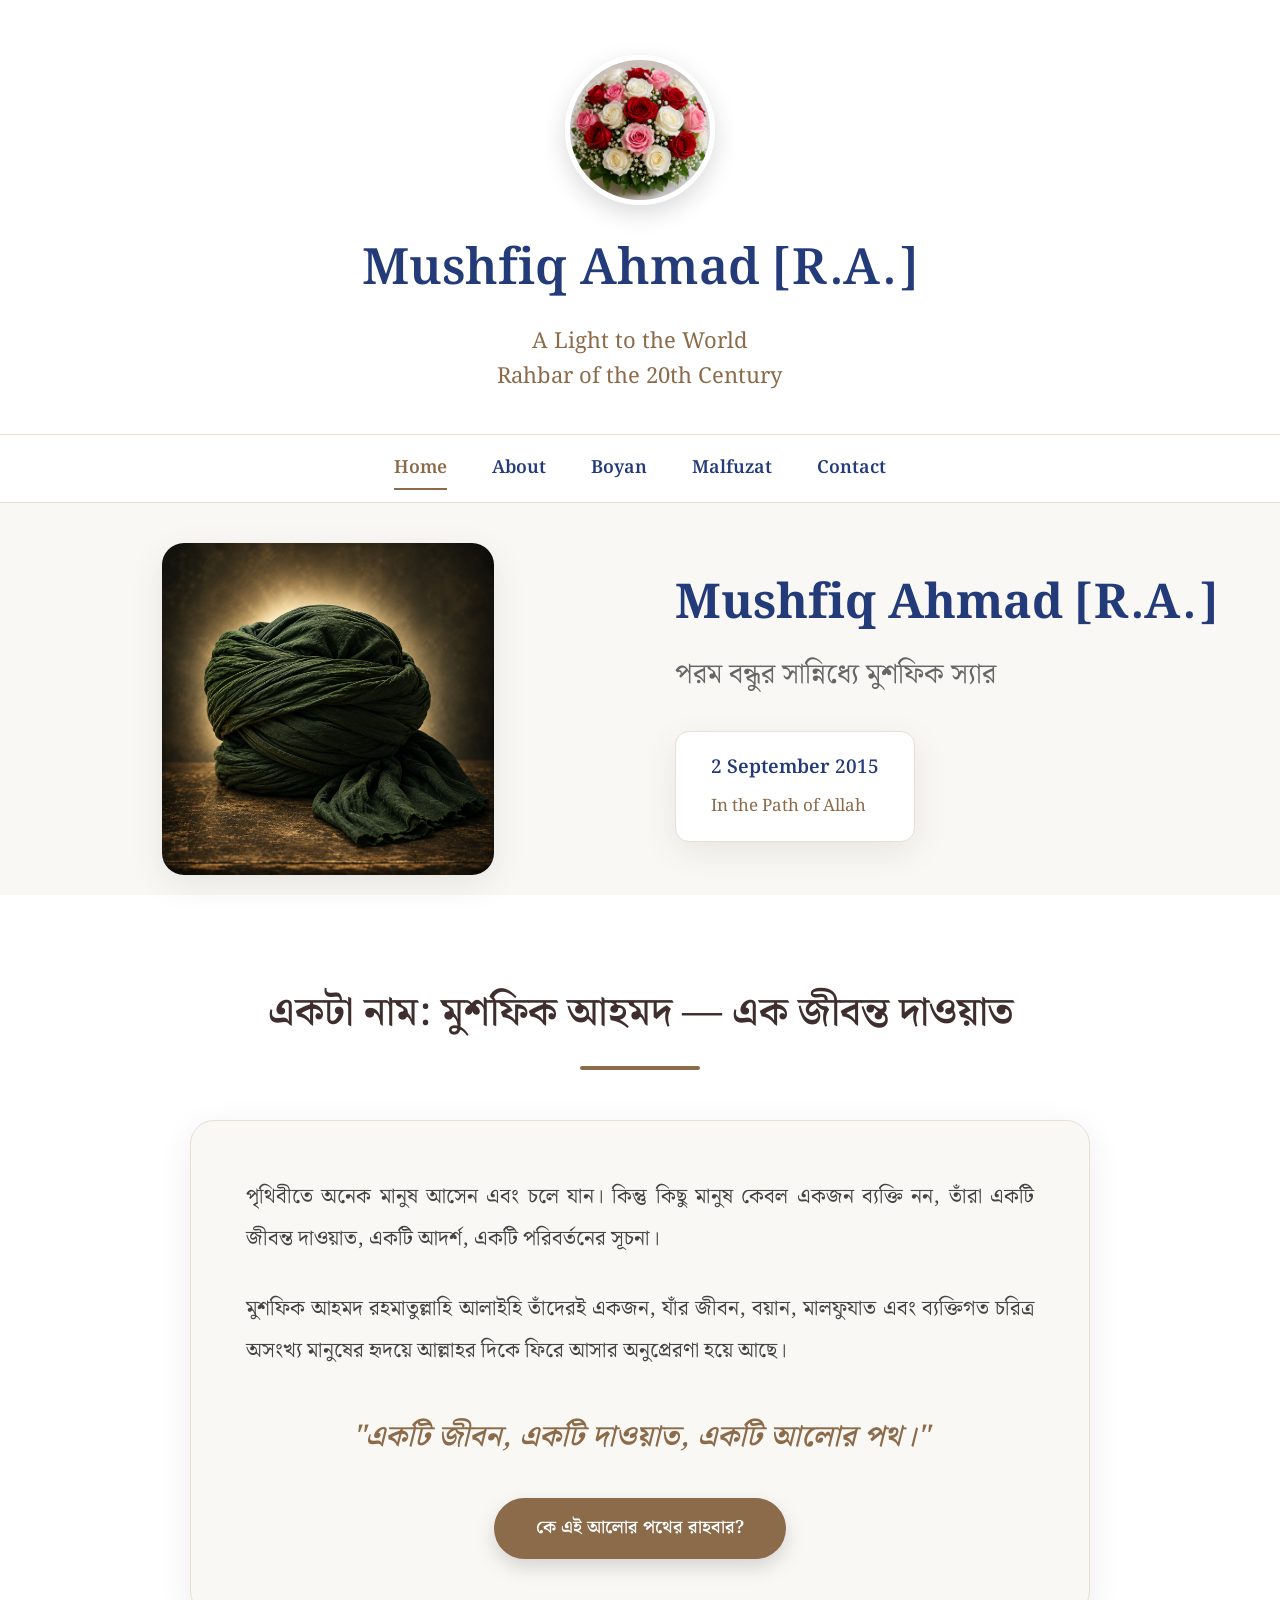
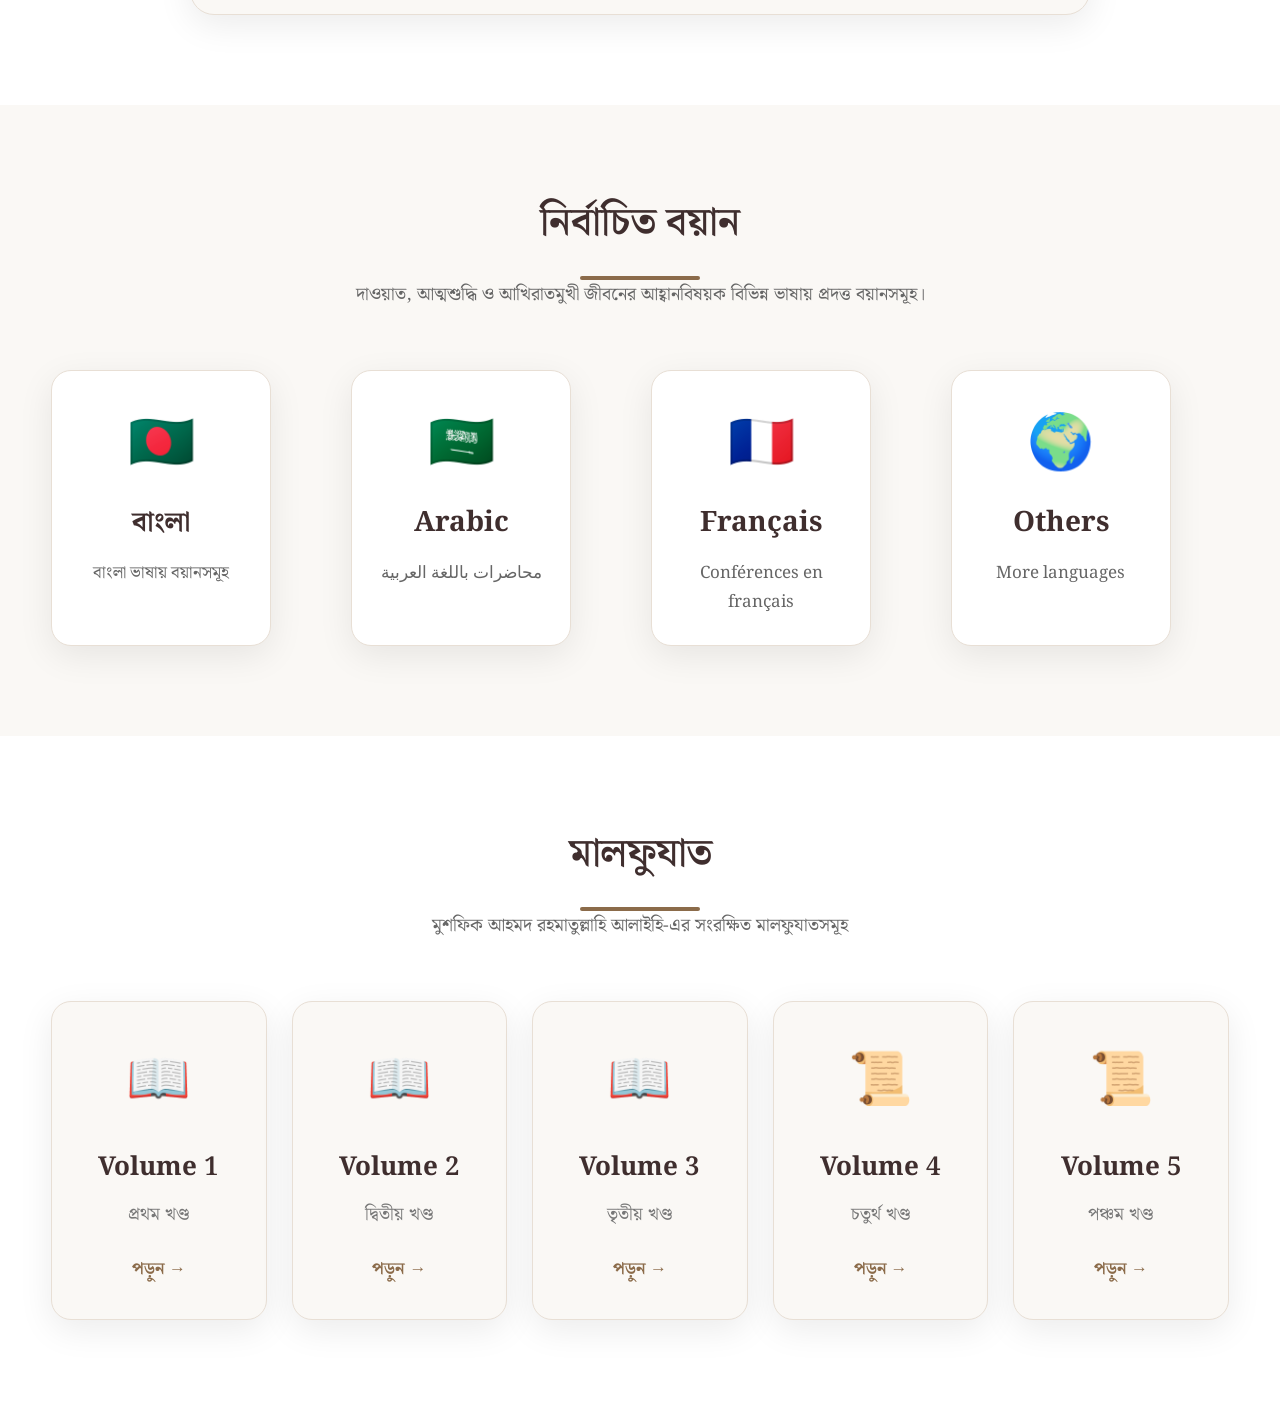
<file: index.html>
<!DOCTYPE html>
<html lang="en">

<head>
    <meta charset="UTF-8">
    <meta name="viewport" content="width=device-width, initial-scale=1.0">

    <title>Mushfiq Ahmad [R.A.]</title>
<link rel="icon" type="image/png" sizes="32x32" href="images/favicon.png">
<link rel="shortcut icon" href="images/favicon.png">
<link rel="apple-touch-icon" href="images/favicon.png">
    <link rel="stylesheet" href="css/style.css">

    <link rel="preconnect" href="https://fonts.googleapis.com">
    <link rel="preconnect" href="https://fonts.gstatic.com" crossorigin>

    <link href="https://fonts.googleapis.com/css2?family=Cormorant+Garamond:wght@400;500;600;700&family=Noto+Serif+Bengali:wght@400;500;600;700&display=swap" rel="stylesheet">
</head>

<body>
<header class="site-header">

    <div class="container">

        <div class="site-branding">

            <div class="site-logo">

                <img src="images/logo-flower.png" alt="Flower Symbol">

            </div>

            <h1>Mushfiq Ahmad [R.A.]</h1>

            <p class="tagline">
                A Light to the World<br>
                Rahbar of the 20th Century
            </p>

        </div>

    </div>

</header>



<nav class="main-nav">

    <div class="container">

        <ul>

            <li><a class="active" href="index.html">Home</a></li>

            <li><a href="about.html">About</a></li>

            <li><a href="boyan/index.html">Boyan</a></li>

            <li><a href="malfuzat/index.html">Malfuzat</a></li>

            <li><a href="contact.html">Contact</a></li>

        </ul>

    </div>

</nav>



<main>

    <section class="hero">

        <div class="container hero-content">

            <div class="hero-image">

                <img src="images/mushfiq-ahmad.png"
                    alt="Mushfiq Ahmad [R.A.]">

            </div>



            <div class="hero-text">

                <h2>Mushfiq Ahmad [R.A.]</h2>

                <h3>পরম বন্ধুর সান্নিধ্যে মুশফিক স্যার</h3>

                <div class="hero-date">

                    <span>2 September 2015</span>

                    <span>In the Path of Allah</span>

                </div>

            </div>

        </div>

    </section>
<section class="intro-section">

    <div class="container">

        <div class="section-title">

            <h2>
                একটা নাম: মুশফিক আহমদ — এক জীবন্ত দাওয়াত
            </h2>

            <div class="title-line"></div>

        </div>

        <div class="intro-card">

            <p>

                পৃথিবীতে অনেক মানুষ আসেন এবং চলে যান।
                কিন্তু কিছু মানুষ কেবল একজন ব্যক্তি নন,
                তাঁরা একটি জীবন্ত দাওয়াত,
                একটি আদর্শ,
                একটি পরিবর্তনের সূচনা।

            </p>

            <p>

                মুশফিক আহমদ রহমাতুল্লাহি আলাইহি তাঁদেরই একজন,
                যাঁর জীবন, বয়ান,
                মালফুযাত এবং ব্যক্তিগত চরিত্র
                অসংখ্য মানুষের হৃদয়ে আল্লাহর দিকে ফিরে আসার
                অনুপ্রেরণা হয়ে আছে।

            </p>

            <blockquote>

                "একটি জীবন,
                একটি দাওয়াত,
                একটি আলোর পথ।"

            </blockquote>

        <div class="intro-button">

    <a href="about.html" class="btn-about">

        কে এই আলোর পথের রাহবার?

    </a>

</div>

</section>
<section class="featured-boyan">

    <div class="container">

        <div class="section-title">

            <h2>নির্বাচিত বয়ান</h2>

            <div class="title-line"></div>

            <p class="section-subtitle">
                দাওয়াত, আত্মশুদ্ধি ও আখিরাতমুখী জীবনের আহ্বানবিষয়ক বিভিন্ন ভাষায় প্রদত্ত বয়ানসমূহ।
            </p>

        </div>

        <div class="boyan-grid">

            <a href="boyan/index.html" class="boyan-card">

                <div class="boyan-icon">🇧🇩</div>

                <h3>বাংলা</h3>

                <p>বাংলা ভাষায় বয়ানসমূহ</p>

            </a>

            <a href="boyan/index.html" class="boyan-card">

                <div class="boyan-icon">🇸🇦</div>

                <h3>Arabic</h3>

                <p>محاضرات باللغة العربية</p>

            </a>

            <a href="boyan/index.html" class="boyan-card">

                <div class="boyan-icon">🇫🇷</div>

                <h3>Français</h3>

                <p>Conférences en français</p>

            </a>

            <a href="boyan/index.html" class="boyan-card">

                <div class="boyan-icon">🌍</div>

                <h3>Others</h3>

                <p>More languages</p>

            </a>

        </div>

    </div>

</section>
<section class="featured-malfuzat">

    <div class="container">

        <div class="section-title">

            <h2>মালফুযাত</h2>

            <div class="title-line"></div>

            <p class="section-subtitle">
                মুশফিক আহমদ রহমাতুল্লাহি আলাইহি-এর সংরক্ষিত মালফুযাতসমূহ
            </p>

        </div>

        <div class="malfuzat-grid">

            <a href="malfuzat/volume-1.html" class="malfuzat-card">

                <div class="book-icon">📖</div>

                <h3>Volume 1</h3>

                <p>প্রথম খণ্ড</p>

                <span class="read-link">পড়ুন →</span>

            </a>

            <a href="malfuzat/volume-2.html" class="malfuzat-card">

                <div class="book-icon">📖</div>

                <h3>Volume 2</h3>

                <p>দ্বিতীয় খণ্ড</p>

                <span class="read-link">পড়ুন →</span>

            </a>

            <a href="malfuzat/volume-3.html" class="malfuzat-card">

                <div class="book-icon">📖</div>

                <h3>Volume 3</h3>

                <p>তৃতীয় খণ্ড</p>

                <span class="read-link">পড়ুন →</span>

            </a>

            <a href="malfuzat/volume-4.html" class="malfuzat-card">

                <div class="book-icon">📜</div>

                <h3>Volume 4</h3>

                <p>চতুর্থ খণ্ড</p>

                <span class="read-link">পড়ুন →</span>

            </a>

            <a href="#" class="malfuzat-card disabled-link">

                <div class="book-icon">📜</div>

                <h3>Volume 5</h3>

                <p>পঞ্চম খণ্ড</p>

                <span class="read-link">পড়ুন →</span>

            </a>

        </div>

    </div>

</section>
</main>
<script src="js/script.js"></script>
</body>
</html>
</file>
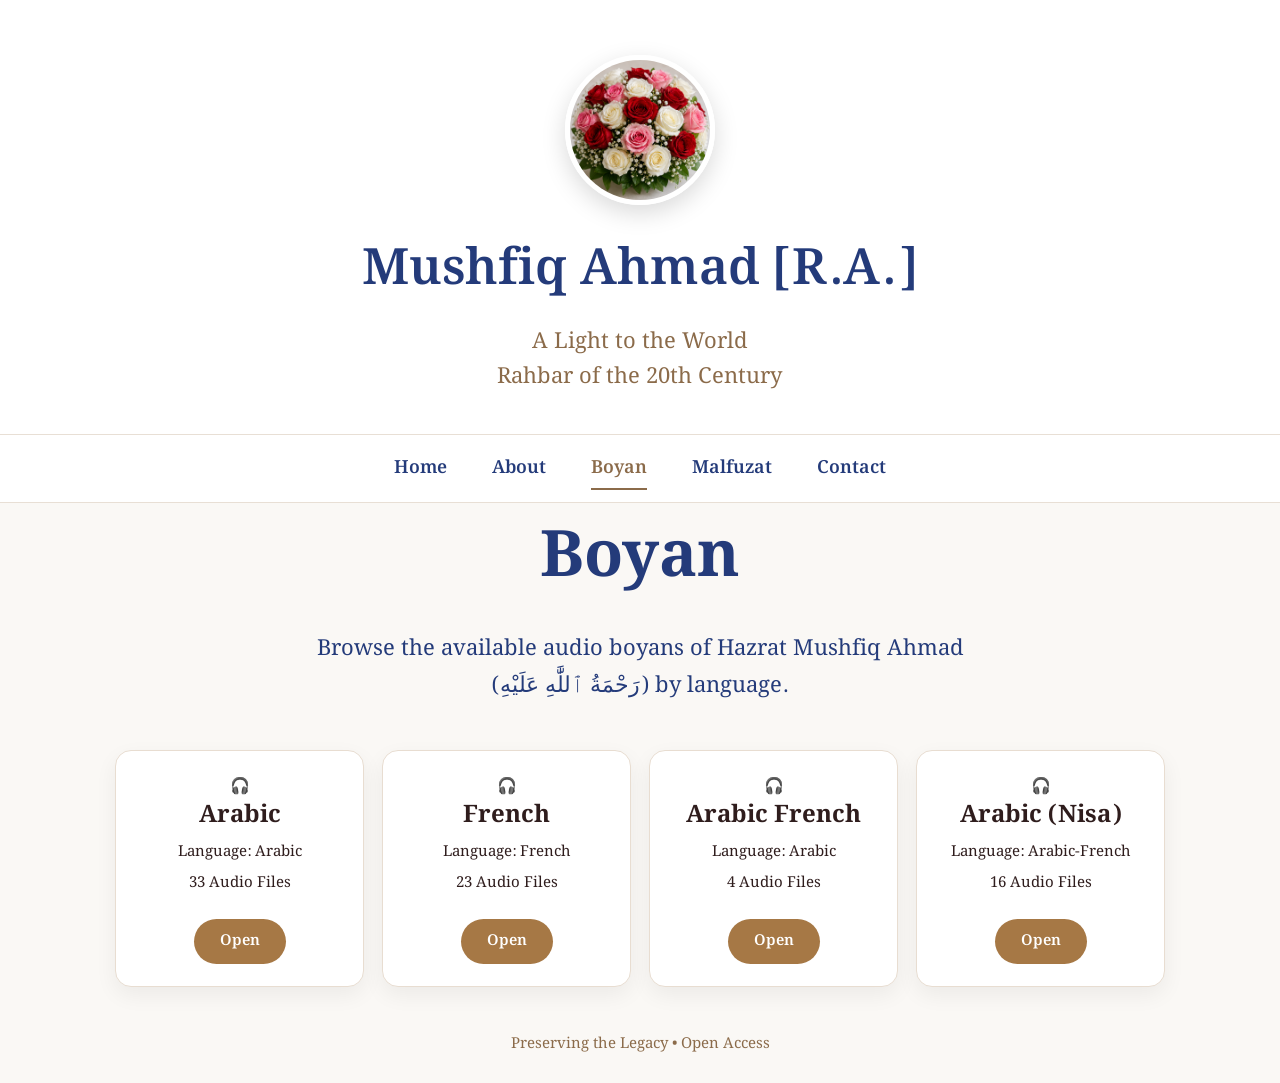
<file: boyan/index.html>
<!DOCTYPE html>
<html lang="en">

<head>

    <meta charset="UTF-8">

    <meta name="viewport" content="width=device-width, initial-scale=1.0">

    <title>Boyan | Mushfiq Ahmad [R.A.]</title>

    <link rel="icon" type="image/png" sizes="32x32" href="../images/favicon.png">
    <link rel="shortcut icon" href="../images/favicon.png">
    <link rel="apple-touch-icon" href="../images/favicon.png">

    <link rel="stylesheet" href="../css/style.css">

    <link rel="preconnect" href="https://fonts.googleapis.com">
    <link rel="preconnect" href="https://fonts.gstatic.com" crossorigin>

    <link href="https://fonts.googleapis.com/css2?family=Cormorant+Garamond:wght@400;500;600;700&family=Noto+Serif+Bengali:wght@400;500;600;700&display=swap" rel="stylesheet">

</head>

<body>

<header class="site-header">

    <div class="container">

        <div class="site-branding">

            <div class="site-logo">

                <img src="../images/logo-flower.png" alt="Flower Logo">

            </div>

            <h1>Mushfiq Ahmad [R.A.]</h1>

            <p class="tagline">

                A Light to the World<br>
                Rahbar of the 20th Century

            </p>

        </div>

    </div>

</header>

<nav class="main-nav">

    <div class="container">

        <ul>

            <li><a href="../index.html">Home</a></li>

            <li><a href="../about.html">About</a></li>

            <li><a class="active" href="index.html">Boyan</a></li>

            <li><a href="../malfuzat/index.html">Malfuzat</a></li>

            <li><a href="../contact.html">Contact</a></li>

        </ul>

    </div>

</nav>

<main>

<section class="boyan-page">

    <div class="container">

        <div class="boyan-title">

            <h1>Boyan</h1>

            <p>
                Browse the available audio boyans of Hazrat Mushfiq Ahmad (رَحْمَةُ ٱللَّٰهِ عَلَيْهِ) by language.
            </p>

        </div>

        <div class="language-grid">

            <!-- Arabic -->

            <div class="language-card">

                <div class="language-icon">🎧</div>

                <h3>Arabic</h3>

                <p>Language: Arabic</p>

                <p>33 Audio Files</p>

                <a href="arabic.html" class="language-btn">
                    Open
                </a>

            </div>

            <!-- French -->

            <div class="language-card">

                <div class="language-icon">🎧</div>

                <h3>French</h3>

                <p>Language: French</p>

                <p>23 Audio Files</p>

                <a href="french.html" class="language-btn">
                    Open
                </a>

            </div>

            <!-- Arabic Nisa -->

            <div class="language-card">

                <div class="language-icon">🎧</div>

                <h3>Arabic French</h3>

                <p>Language: Arabic</p>

                <p>4 Audio Files</p>

                <a href="arabic-french.html" class="language-btn">
                    Open
                </a>

            </div>

            <!-- French Nisa -->

            <div class="language-card">

                <div class="language-icon">🎧</div>

                <h3>Arabic (Nisa)</h3>

                <p>Language: Arabic-French</p>

                <p>16 Audio Files</p>

                <a href="arabic-nisa.html" class="language-btn">
                    Open
                </a>

            </div>

        </div>

    </div>

</section>

<button id="topBtn">↑</button>

</main>

</section>
<div style="text-align:center; padding:25px 0; color:#8b6b4a; font-size:15px;">

    Preserving the Legacy • Open Access

</div>
</file>
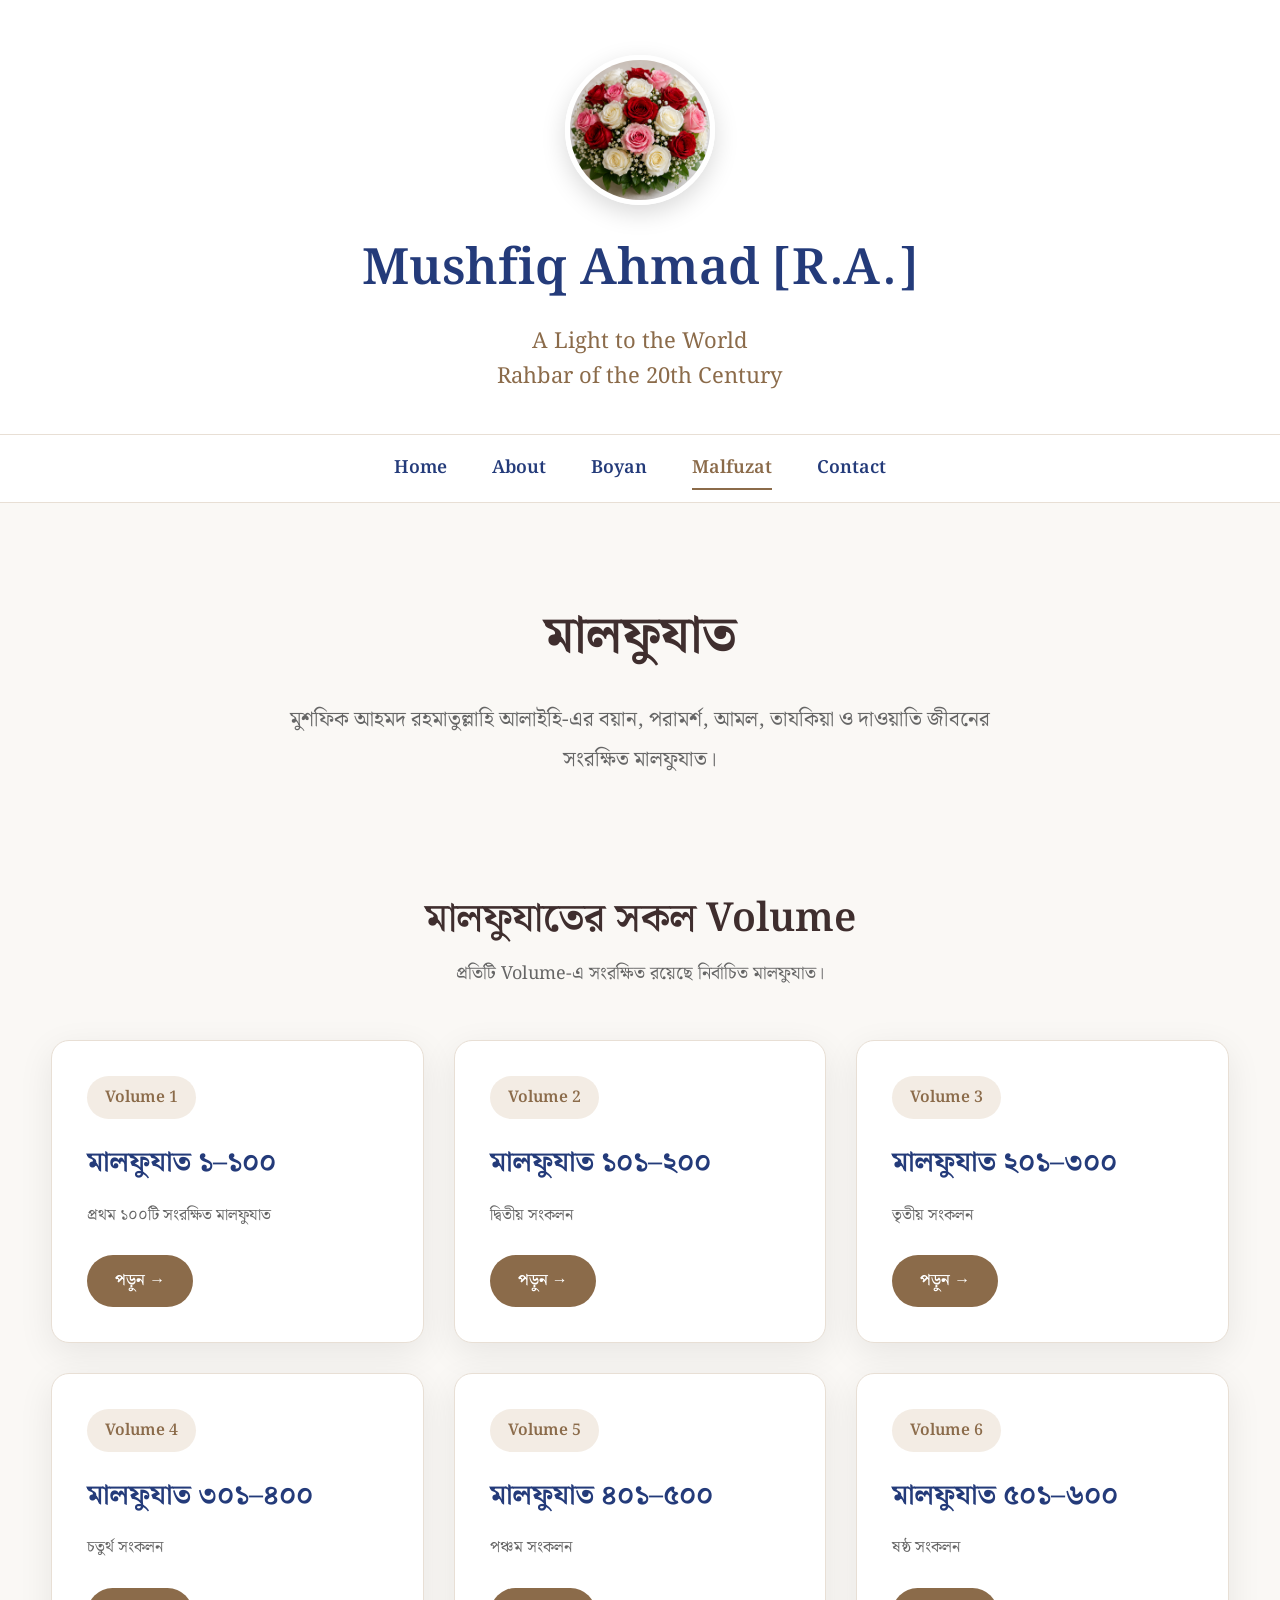
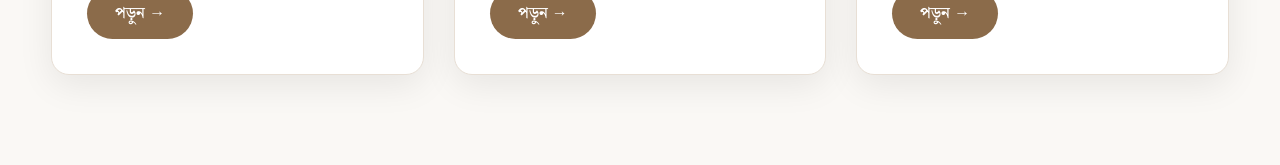
<file: malfuzat/index.html>
<!DOCTYPE html>
<html lang="en">

<head>

    <meta charset="UTF-8">
    <meta name="viewport" content="width=device-width, initial-scale=1.0">

    <title>Mushfiq Ahmad [R.A.]</title>
<link rel="icon" type="image/png" sizes="32x32" href="../images/favicon.png">
<link rel="shortcut icon" href="../images/favicon.png">
<link rel="apple-touch-icon" href="../images/favicon.png">

    <link rel="preconnect" href="https://fonts.googleapis.com">
    <link rel="preconnect" href="https://fonts.gstatic.com" crossorigin>

    <link href="https://fonts.googleapis.com/css2?family=Cormorant+Garamond:wght@400;500;600;700&family=Noto+Serif+Bengali:wght@400;500;600;700&display=swap" rel="stylesheet">

    <link rel="stylesheet" href="../css/style.css">

</head>

<body>
<header class="site-header">

    <div class="container">

        <div class="site-branding">

            <div class="site-logo">

                <img src="../images/logo-flower.png" alt="Flower Symbol">

            </div>

            <h1>Mushfiq Ahmad [R.A.]</h1>

            <p class="tagline">
                A Light to the World<br>
                Rahbar of the 20th Century
            </p>

        </div>

    </div>

</header>



<nav class="main-nav">

    <div class="container">

        <ul>

            <li><a href="../index.html">Home</a></li>

            <li><a href="../about.html">About</a></li>

            <li><a href="../boyan/index.html">Boyan</a></li>

            <li><a class="active" href="index.html">Malfuzat</a></li>

            <li><a href="../contact.html">Contact</a></li>

        </ul>

    </div>

</nav>

<main>

<section class="malfuzat-hero">

<div class="container">

<h1>মালফুযাত</h1>

<p>

মুশফিক আহমদ রহমাতুল্লাহি আলাইহি-এর বয়ান,
পরামর্শ, আমল, তাযকিয়া ও
দাওয়াতি জীবনের সংরক্ষিত মালফুযাত।

</p>

</div>

</section>
<section class="volume-section">

    <div class="container">

        <div class="section-title">
            <h2>মালফুযাতের সকল Volume</h2>
            <p>প্রতিটি Volume-এ সংরক্ষিত রয়েছে নির্বাচিত মালফুযাত।</p>
        </div>

        <div class="volume-grid">

            <div class="volume-card">
                <div class="volume-number">Volume 1</div>
                <h3>মালফুযাত ১–১০০</h3>
                <p>প্রথম ১০০টি সংরক্ষিত মালফুযাত</p>
                <a href="volume-1.html">পড়ুন →</a>
            </div>

            <div class="volume-card">
                <div class="volume-number">Volume 2</div>
                <h3>মালফুযাত ১০১–২০০</h3>
                <p>দ্বিতীয় সংকলন</p>
                <a href="volume-2.html">পড়ুন →</a>
            </div>

            <div class="volume-card">
                <div class="volume-number">Volume 3</div>
                <h3>মালফুযাত ২০১–৩০০</h3>
                <p>তৃতীয় সংকলন</p>
                <a href="volume-3.html">পড়ুন →</a>
            </div>

            <div class="volume-card">
                <div class="volume-number">Volume 4</div>
                <h3>মালফুযাত ৩০১–৪০০</h3>
                <p>চতুর্থ সংকলন</p>
                <a href="volume-4.html">পড়ুন →</a>
            </div>

            <div class="volume-card">
                <div class="volume-number">Volume 5</div>
                <h3>মালফুযাত ৪০১–৫০০</h3>
                <p>পঞ্চম সংকলন</p>
                <a href="#" class="disabled-link">পড়ুন →</a>
            </div>

            <div class="volume-card">
                <div class="volume-number">Volume 6</div>
                <h3>মালফুযাত ৫০১–৬০০</h3>
                <p>ষষ্ঠ সংকলন</p>
                <a href="#">পড়ুন →</a>
            </div>

        </div>

    </div>

</section>
</main>

<button id="topBtn" title="উপরে যান">
    ↑
</button>

<script src="../js/script.js"></script>

</body>
</html>
</file>
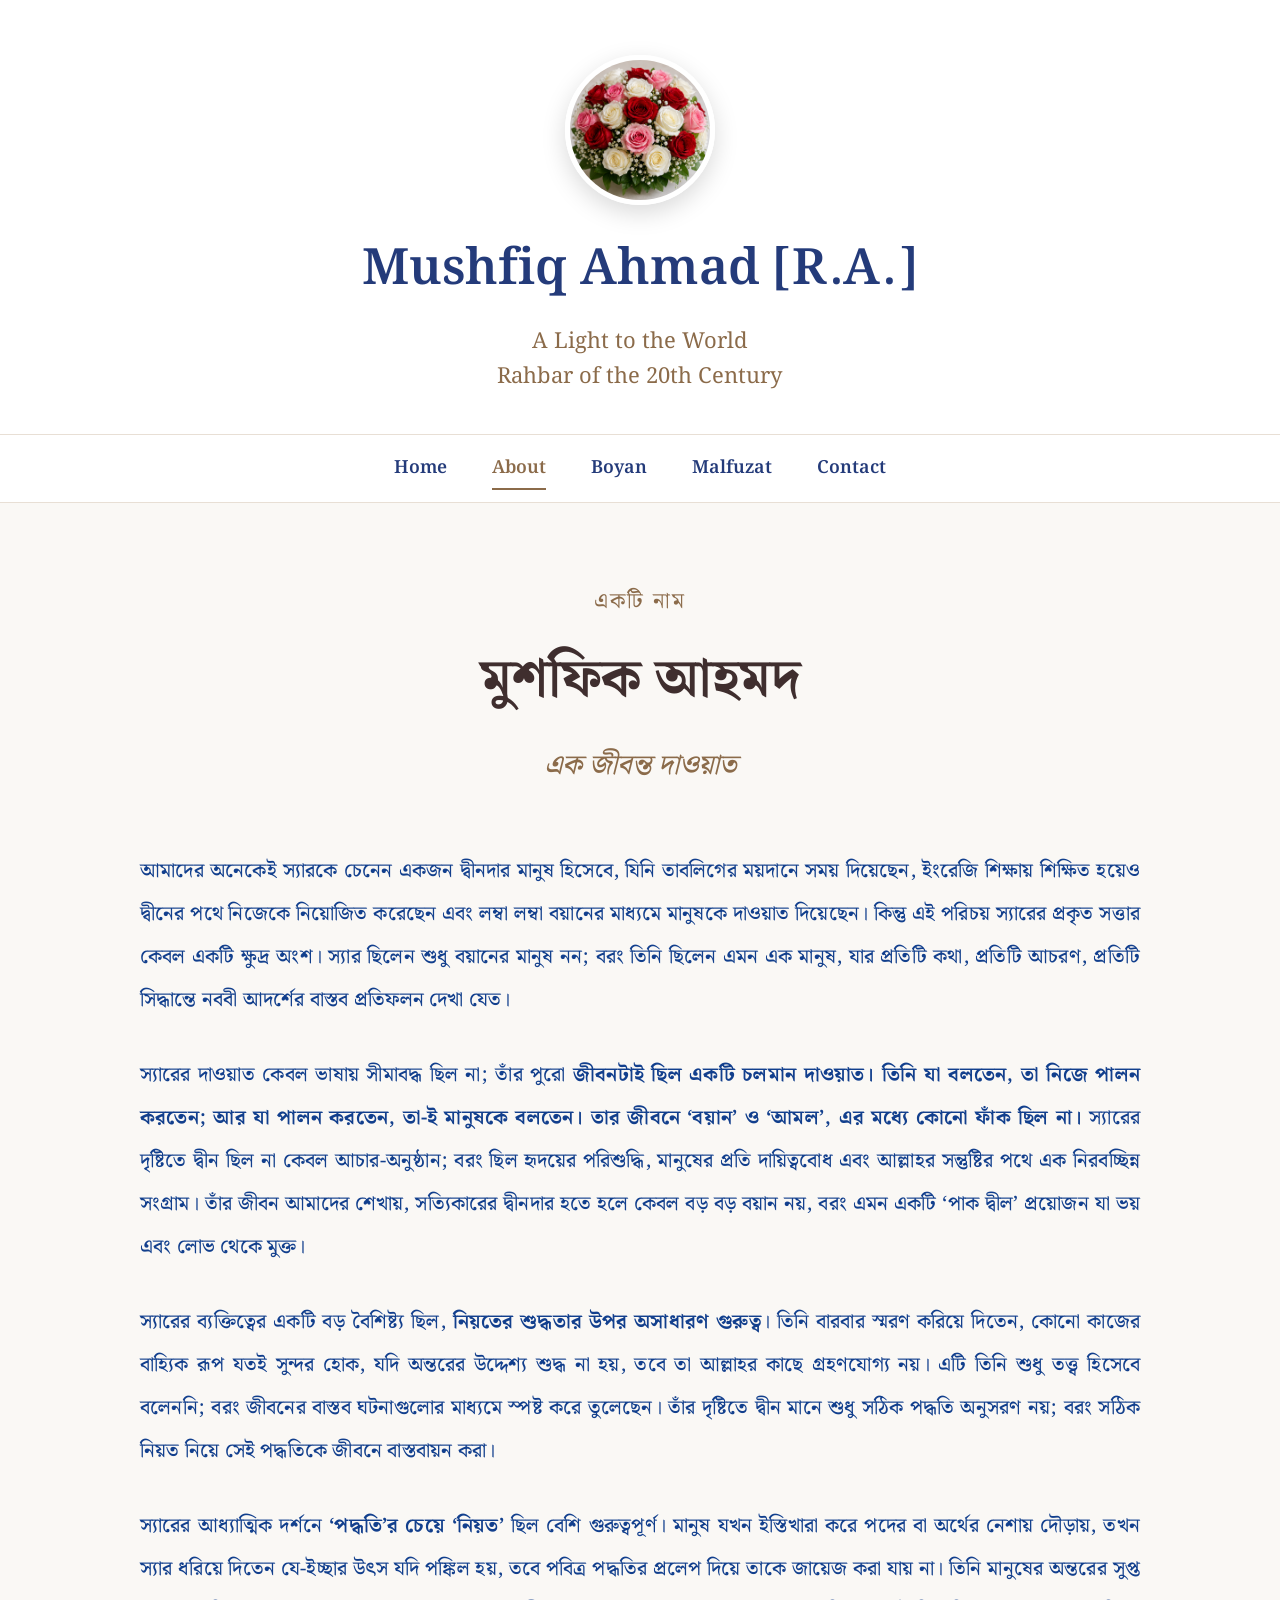
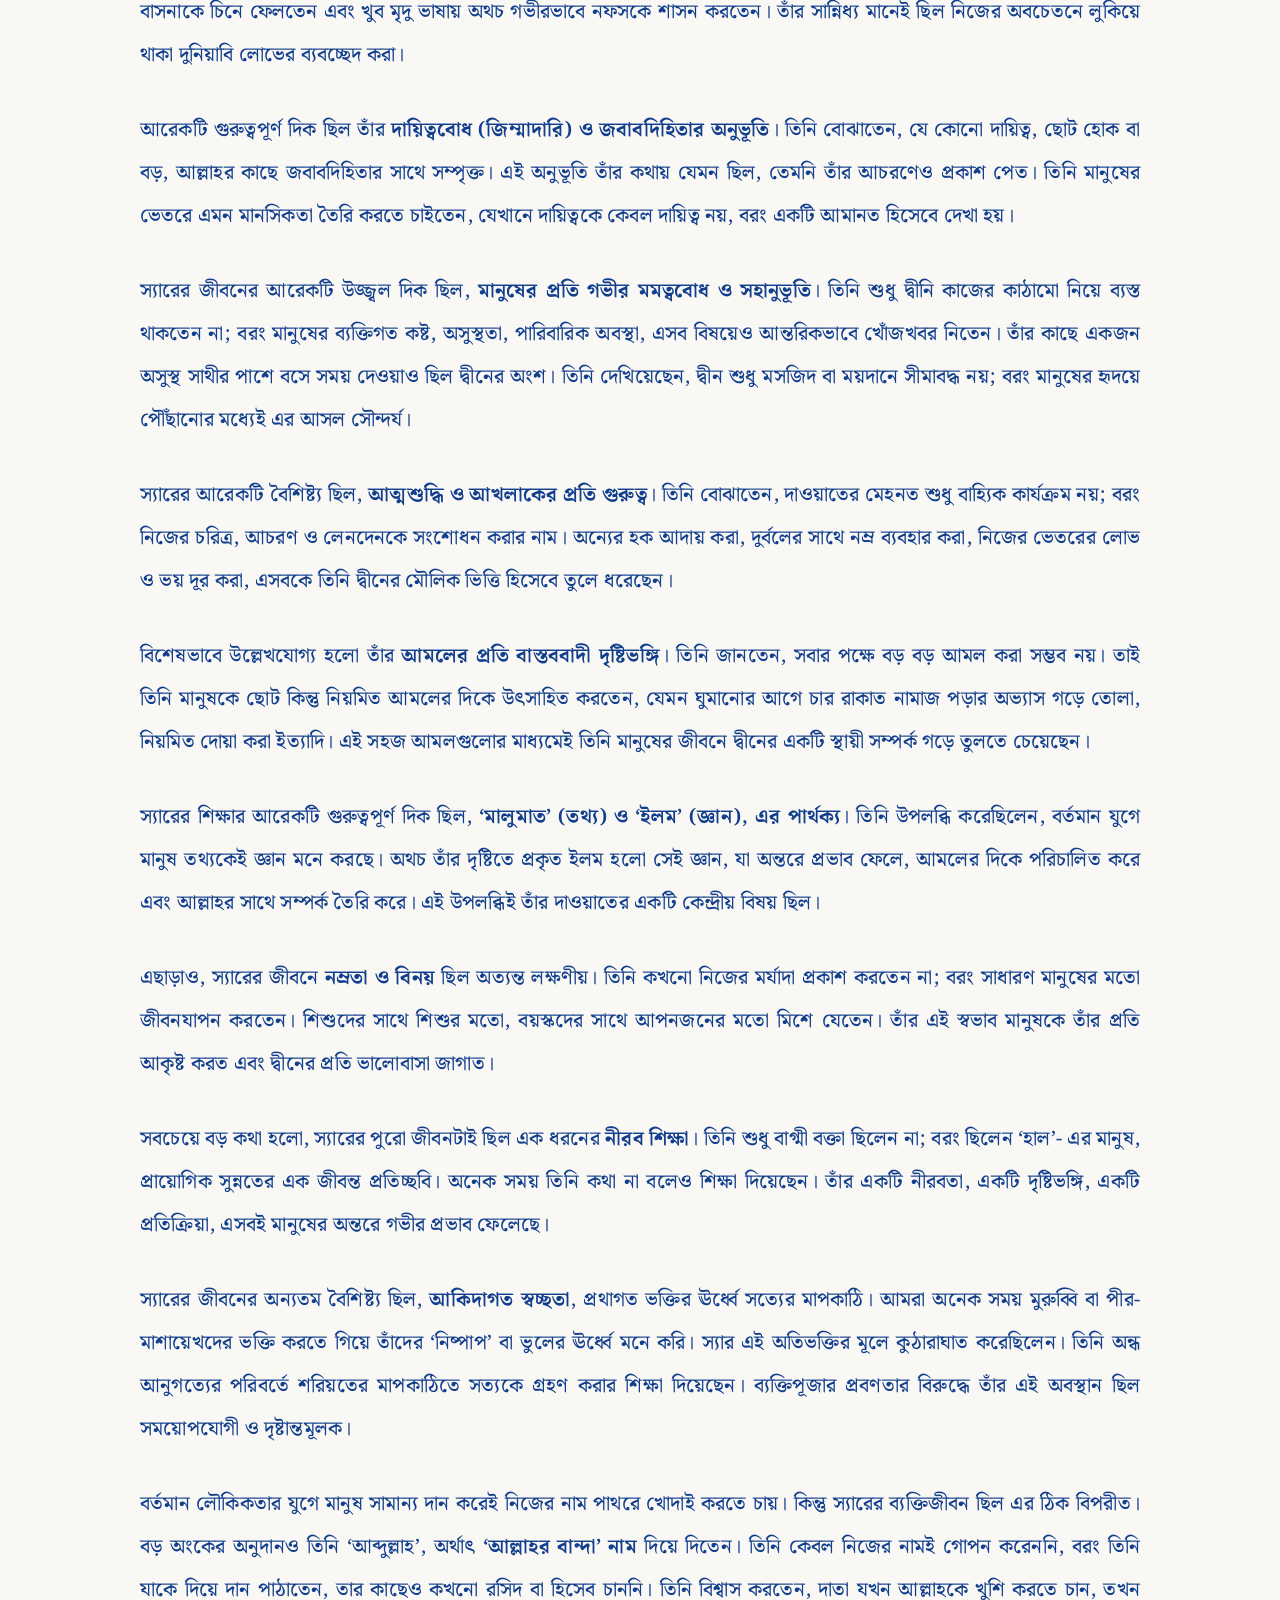
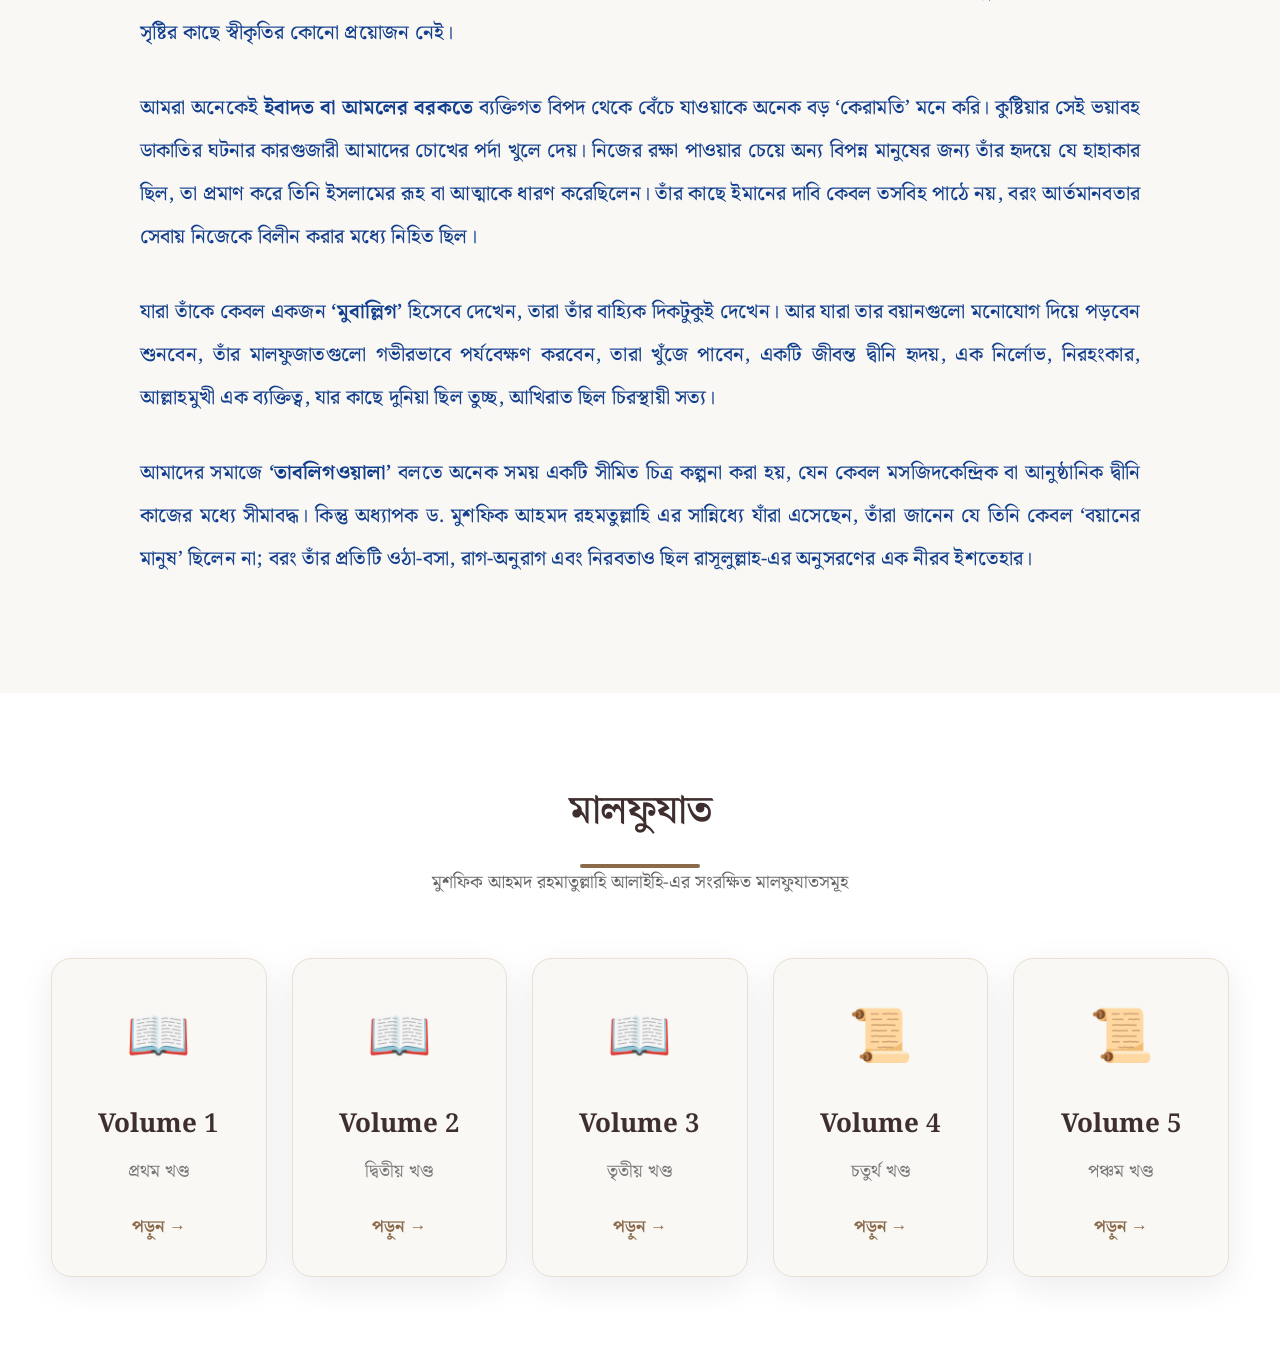
<file: about.html>
<!DOCTYPE html>
<html lang="en">

<head>
    <meta charset="UTF-8">
    <meta name="viewport" content="width=device-width, initial-scale=1.0">

    <title>Mushfiq Ahmad [R.A.]</title>
<link rel="icon" type="image/png" sizes="32x32" href="images/favicon.png">
<link rel="shortcut icon" href="images/favicon.png">
<link rel="apple-touch-icon" href="images/favicon.png">
    <link rel="stylesheet" href="css/style.css">

    <link rel="preconnect" href="https://fonts.googleapis.com">
    <link rel="preconnect" href="https://fonts.gstatic.com" crossorigin>

    <link href="https://fonts.googleapis.com/css2?family=Cormorant+Garamond:wght@400;500;600;700&family=Noto+Serif+Bengali:wght@400;500;600;700&display=swap" rel="stylesheet">
</head>

<body>
<header class="site-header">

    <div class="container">

        <div class="site-branding">

            <div class="site-logo">

                <img src="images/logo-flower.png" alt="Flower Symbol">

            </div>

            <h1>Mushfiq Ahmad [R.A.]</h1>

            <p class="tagline">
                A Light to the World<br>
                Rahbar of the 20th Century
            </p>

        </div>

    </div>

</header>



<nav class="main-nav">

    <div class="container">

        <ul>

            <li><a href="index.html">Home</a></li>

            <li><a class="active" href="about.html">About</a></li>

            <li><a href="boyan/index.html">Boyan</a></li>

            <li><a href="malfuzat/index.html">Malfuzat</a></li>

            <li><a href="contact.html">Contact</a></li>

        </ul>

    </div>

</nav>

<main>

    <section class="about-page">

        <div class="container">

            <div class="about-header">

                <span class="about-small-title">একটি নাম</span>

                <h1>মুশফিক আহমদ</h1>

                <h2>এক জীবন্ত দাওয়াত</h2>

            </div>

           <article class="about-article">

    <p>​আমাদের অনেকেই স্যারকে চেনেন একজন দ্বীনদার মানুষ হিসেবে, যিনি তাবলিগের ময়দানে সময় দিয়েছেন, ইংরেজি শিক্ষায় শিক্ষিত হয়েও দ্বীনের পথে নিজেকে নিয়োজিত করেছেন এবং লম্বা লম্বা বয়ানের মাধ্যমে মানুষকে দাওয়াত দিয়েছেন। কিন্তু এই পরিচয় স্যারের প্রকৃত সত্তার কেবল একটি ক্ষুদ্র অংশ। স্যার ছিলেন শুধু বয়ানের মানুষ নন; বরং তিনি ছিলেন এমন এক মানুষ, যার প্রতিটি কথা, প্রতিটি আচরণ, প্রতিটি সিদ্ধান্তে নববী আদর্শের বাস্তব প্রতিফলন দেখা যেত।</p>

    <p>স্যারের দাওয়াত কেবল ভাষায় সীমাবদ্ধ ছিল না; তাঁর পুরো <b>জীবনটাই ছিল একটি চলমান দাওয়াত। তিনি যা বলতেন, তা নিজে পালন করতেন; আর যা পালন করতেন, তা-ই মানুষকে বলতেন। তার জীবনে ‘বয়ান’ ও ‘আমল’, এর মধ্যে কোনো ফাঁক ছিল না।</b> স্যারের দৃষ্টিতে দ্বীন ছিল না কেবল আচার-অনুষ্ঠান; বরং ছিল হৃদয়ের পরিশুদ্ধি, মানুষের প্রতি দায়িত্ববোধ এবং আল্লাহর সন্তুষ্টির পথে এক নিরবচ্ছিন্ন সংগ্রাম। তাঁর জীবন আমাদের শেখায়, সত্যিকারের দ্বীনদার হতে হলে কেবল বড় বড় বয়ান নয়, বরং এমন একটি ‘পাক দ্বীল’ প্রয়োজন যা ভয় এবং লোভ থেকে মুক্ত।</p>

    <p>স্যারের ব্যক্তিত্বের একটি বড় বৈশিষ্ট্য ছিল, <b>নিয়তের শুদ্ধতার উপর অসাধারণ গুরুত্ব</b>। তিনি বারবার স্মরণ করিয়ে দিতেন, কোনো কাজের বাহ্যিক রূপ যতই সুন্দর হোক, যদি অন্তরের উদ্দেশ্য শুদ্ধ না হয়, তবে তা আল্লাহর কাছে গ্রহণযোগ্য নয়। এটি তিনি শুধু তত্ত্ব হিসেবে বলেননি; বরং জীবনের বাস্তব ঘটনাগুলোর মাধ্যমে স্পষ্ট করে তুলেছেন। তাঁর দৃষ্টিতে দ্বীন মানে শুধু সঠিক পদ্ধতি অনুসরণ নয়; বরং সঠিক নিয়ত নিয়ে সেই পদ্ধতিকে জীবনে বাস্তবায়ন করা।</p>

    <p>স্যারের আধ্যাত্মিক দর্শনে <b>‘পদ্ধতি’র চেয়ে ‘নিয়ত’</b> ছিল বেশি গুরুত্বপূর্ণ। মানুষ যখন ইস্তিখারা করে পদের বা অর্থের নেশায় দৌড়ায়, তখন স্যার ধরিয়ে দিতেন যে-ইচ্ছার উৎস যদি পঙ্কিল হয়, তবে পবিত্র পদ্ধতির প্রলেপ দিয়ে তাকে জায়েজ করা যায় না। তিনি মানুষের অন্তরের সুপ্ত বাসনাকে চিনে ফেলতেন এবং খুব মৃদু ভাষায় অথচ গভীরভাবে নফসকে শাসন করতেন। তাঁর সান্নিধ্য মানেই ছিল নিজের অবচেতনে লুকিয়ে থাকা দুনিয়াবি লোভের ব্যবচ্ছেদ করা।</p>

    <p>আরেকটি গুরুত্বপূর্ণ দিক ছিল তাঁর <b>দায়িত্ববোধ (জিম্মাদারি) ও জবাবদিহিতার অনুভূতি</b>। তিনি বোঝাতেন, যে কোনো দায়িত্ব, ছোট হোক বা বড়, আল্লাহর কাছে জবাবদিহিতার সাথে সম্পৃক্ত। এই অনুভূতি তাঁর কথায় যেমন ছিল, তেমনি তাঁর আচরণেও প্রকাশ পেত। তিনি মানুষের ভেতরে এমন মানসিকতা তৈরি করতে চাইতেন, যেখানে দায়িত্বকে কেবল দায়িত্ব নয়, বরং একটি আমানত হিসেবে দেখা হয়।</p>

    <p>স্যারের জীবনের আরেকটি উজ্জ্বল দিক ছিল, <b>মানুষের প্রতি গভীর মমত্ববোধ ও সহানুভূতি</b>। তিনি শুধু দ্বীনি কাজের কাঠামো নিয়ে ব্যস্ত থাকতেন না; বরং মানুষের ব্যক্তিগত কষ্ট, অসুস্থতা, পারিবারিক অবস্থা, এসব বিষয়েও আন্তরিকভাবে খোঁজখবর নিতেন। তাঁর কাছে একজন অসুস্থ সাথীর পাশে বসে সময় দেওয়াও ছিল দ্বীনের অংশ। তিনি দেখিয়েছেন, দ্বীন শুধু মসজিদ বা ময়দানে সীমাবদ্ধ নয়; বরং মানুষের হৃদয়ে পৌঁছানোর মধ্যেই এর আসল সৌন্দর্য।</p>

    <p>স্যারের আরেকটি বৈশিষ্ট্য ছিল, <b>আত্মশুদ্ধি ও আখলাকের প্রতি গুরুত্ব</b>। তিনি বোঝাতেন, দাওয়াতের মেহনত শুধু বাহ্যিক কার্যক্রম নয়; বরং নিজের চরিত্র, আচরণ ও লেনদেনকে সংশোধন করার নাম। অন্যের হক আদায় করা, দুর্বলের সাথে নম্র ব্যবহার করা, নিজের ভেতরের লোভ ও ভয় দূর করা, এসবকে তিনি দ্বীনের মৌলিক ভিত্তি হিসেবে তুলে ধরেছেন।</p>

    <p>বিশেষভাবে উল্লেখযোগ্য হলো তাঁর <b>আমলের প্রতি বাস্তববাদী দৃষ্টিভঙ্গি</b>। তিনি জানতেন, সবার পক্ষে বড় বড় আমল করা সম্ভব নয়। তাই তিনি মানুষকে ছোট কিন্তু নিয়মিত আমলের দিকে উৎসাহিত করতেন, যেমন ঘুমানোর আগে চার রাকাত নামাজ পড়ার অভ্যাস গড়ে তোলা, নিয়মিত দোয়া করা ইত্যাদি। এই সহজ আমলগুলোর মাধ্যমেই তিনি মানুষের জীবনে দ্বীনের একটি স্থায়ী সম্পর্ক গড়ে তুলতে চেয়েছেন।</p>

    <p>স্যারের শিক্ষার আরেকটি গুরুত্বপূর্ণ দিক ছিল, <b>‘মালুমাত’ (তথ্য) ও ‘ইলম’ (জ্ঞান), এর পার্থক্য</b>। তিনি উপলব্ধি করেছিলেন, বর্তমান যুগে মানুষ তথ্যকেই জ্ঞান মনে করছে। অথচ তাঁর দৃষ্টিতে প্রকৃত ইলম হলো সেই জ্ঞান, যা অন্তরে প্রভাব ফেলে, আমলের দিকে পরিচালিত করে এবং আল্লাহর সাথে সম্পর্ক তৈরি করে। এই উপলব্ধিই তাঁর দাওয়াতের একটি কেন্দ্রীয় বিষয় ছিল।</p>

    <p>এছাড়াও, স্যারের জীবনে <b>নম্রতা ও বিনয়</b> ছিল অত্যন্ত লক্ষণীয়। তিনি কখনো নিজের মর্যাদা প্রকাশ করতেন না; বরং সাধারণ মানুষের মতো জীবনযাপন করতেন। শিশুদের সাথে শিশুর মতো, বয়স্কদের সাথে আপনজনের মতো মিশে যেতেন। তাঁর এই স্বভাব মানুষকে তাঁর প্রতি আকৃষ্ট করত এবং দ্বীনের প্রতি ভালোবাসা জাগাত।</p>

    <p>সবচেয়ে বড় কথা হলো, স্যারের পুরো জীবনটাই ছিল এক ধরনের <b>নীরব শিক্ষা</b>। তিনি শুধু বাগ্মী বক্তা ছিলেন না; বরং ছিলেন ‘হাল’- এর মানুষ, প্রায়োগিক সুন্নতের এক জীবন্ত প্রতিচ্ছবি। অনেক সময় তিনি কথা না বলেও শিক্ষা দিয়েছেন। তাঁর একটি নীরবতা, একটি দৃষ্টিভঙ্গি, একটি প্রতিক্রিয়া, এসবই মানুষের অন্তরে গভীর প্রভাব ফেলেছে।</p>

    <p>স্যারের জীবনের অন্যতম বৈশিষ্ট্য ছিল, <b>আকিদাগত স্বচ্ছতা</b>, প্রথাগত ভক্তির ঊর্ধ্বে সত্যের মাপকাঠি। আমরা অনেক সময় মুরুব্বি বা পীর-মাশায়েখদের ভক্তি করতে গিয়ে তাঁদের ‘নিষ্পাপ’ বা ভুলের ঊর্ধ্বে মনে করি। স্যার এই অতিভক্তির মূলে কুঠারাঘাত করেছিলেন। তিনি অন্ধ আনুগত্যের পরিবর্তে শরিয়তের মাপকাঠিতে সত্যকে গ্রহণ করার শিক্ষা দিয়েছেন। ব্যক্তিপূজার প্রবণতার বিরুদ্ধে তাঁর এই অবস্থান ছিল সময়োপযোগী ও দৃষ্টান্তমূলক।</p>

    <p>বর্তমান লৌকিকতার যুগে মানুষ সামান্য দান করেই নিজের নাম পাথরে খোদাই করতে চায়। কিন্তু স্যারের ব্যক্তিজীবন ছিল এর ঠিক বিপরীত। বড় অংকের অনুদানও তিনি ‘আব্দুল্লাহ’, অর্থাৎ <b>‘আল্লাহর বান্দা’ নাম</b> দিয়ে দিতেন। তিনি কেবল নিজের নামই গোপন করেননি, বরং তিনি যাকে দিয়ে দান পাঠাতেন, তার কাছেও কখনো রসিদ বা হিসেব চাননি। তিনি বিশ্বাস করতেন, দাতা যখন আল্লাহকে খুশি করতে চান, তখন সৃষ্টির কাছে স্বীকৃতির কোনো প্রয়োজন নেই।</p>

    <p>আমরা অনেকেই <b>ইবাদত বা আমলের বরকতে</b> ব্যক্তিগত বিপদ থেকে বেঁচে যাওয়াকে অনেক বড় ‘কেরামতি’ মনে করি। কুষ্টিয়ার সেই ভয়াবহ ডাকাতির ঘটনার কারগুজারী আমাদের চোখের পর্দা খুলে দেয়। নিজের রক্ষা পাওয়ার চেয়ে অন্য বিপন্ন মানুষের জন্য তাঁর হৃদয়ে যে হাহাকার ছিল, তা প্রমাণ করে তিনি ইসলামের রূহ বা আত্মাকে ধারণ করেছিলেন। তাঁর কাছে ইমানের দাবি কেবল তসবিহ পাঠে নয়, বরং আর্তমানবতার সেবায় নিজেকে বিলীন করার মধ্যে নিহিত ছিল।</p>

    <p>যারা তাঁকে কেবল একজন <b>‘মুবাল্লিগ’</b> হিসেবে দেখেন, তারা তাঁর বাহ্যিক দিকটুকুই দেখেন। আর যারা তার বয়ানগুলো মনোযোগ দিয়ে পড়বেন শুনবেন, তাঁর মালফুজাতগুলো গভীরভাবে পর্যবেক্ষণ করবেন, তারা খুঁজে পাবেন, একটি জীবন্ত দ্বীনি হৃদয়, এক নির্লোভ, নিরহংকার, আল্লাহমুখী এক ব্যক্তিত্ব, যার কাছে দুনিয়া ছিল তুচ্ছ, আখিরাত ছিল চিরস্থায়ী সত্য।</p>

    <p>আমাদের সমাজে <b>‘তাবলিগওয়ালা’</b> বলতে অনেক সময় একটি সীমিত চিত্র কল্পনা করা হয়, যেন কেবল মসজিদকেন্দ্রিক বা আনুষ্ঠানিক দ্বীনি কাজের মধ্যে সীমাবদ্ধ। কিন্তু অধ্যাপক ড. মুশফিক আহমদ রহমতুল্লাহি এর সান্নিধ্যে যাঁরা এসেছেন, তাঁরা জানেন যে তিনি কেবল ‘বয়ানের মানুষ’ ছিলেন না; বরং তাঁর প্রতিটি ওঠা-বসা, রাগ-অনুরাগ এবং নিরবতাও ছিল রাসূলুল্লাহ-এর অনুসরণের এক নীরব ইশতেহার।</p>

</article>

        </div>

    </section>
</section>
<section class="featured-malfuzat">

    <div class="container">

        <div class="section-title">

            <h2>মালফুযাত</h2>

            <div class="title-line"></div>

            <p class="section-subtitle">
                মুশফিক আহমদ রহমাতুল্লাহি আলাইহি-এর সংরক্ষিত মালফুযাতসমূহ
            </p>

        </div>

        <div class="malfuzat-grid">

            <a href="malfuzat/volume-1.html" class="malfuzat-card">

                <div class="book-icon">📖</div>

                <h3>Volume 1</h3>

                <p>প্রথম খণ্ড</p>

                <span class="read-link">পড়ুন →</span>

            </a>

            <a href="malfuzat/volume-2.html" class="malfuzat-card">

                <div class="book-icon">📖</div>

                <h3>Volume 2</h3>

                <p>দ্বিতীয় খণ্ড</p>

                <span class="read-link">পড়ুন →</span>

            </a>

            <a href="malfuzat/volume-3.html" class="malfuzat-card">

                <div class="book-icon">📖</div>

                <h3>Volume 3</h3>

                <p>তৃতীয় খণ্ড</p>

                <span class="read-link">পড়ুন →</span>

            </a>

            <a href="malfuzat/volume-4.html" class="malfuzat-card">

                <div class="book-icon">📜</div>

                <h3>Volume 4</h3>

                <p>চতুর্থ খণ্ড</p>

                <span class="read-link">পড়ুন →</span>

            </a>

            <a href="malfuzat/volume-5.html" class="malfuzat-card">

                <div class="book-icon">📜</div>

                <h3>Volume 5</h3>

                <p>পঞ্চম খণ্ড</p>

                <span class="read-link">পড়ুন →</span>

            </a>

        </div>

    </div>

</section>
</main>

<script src="js/script.js"></script>

</body>
</html>
</file>
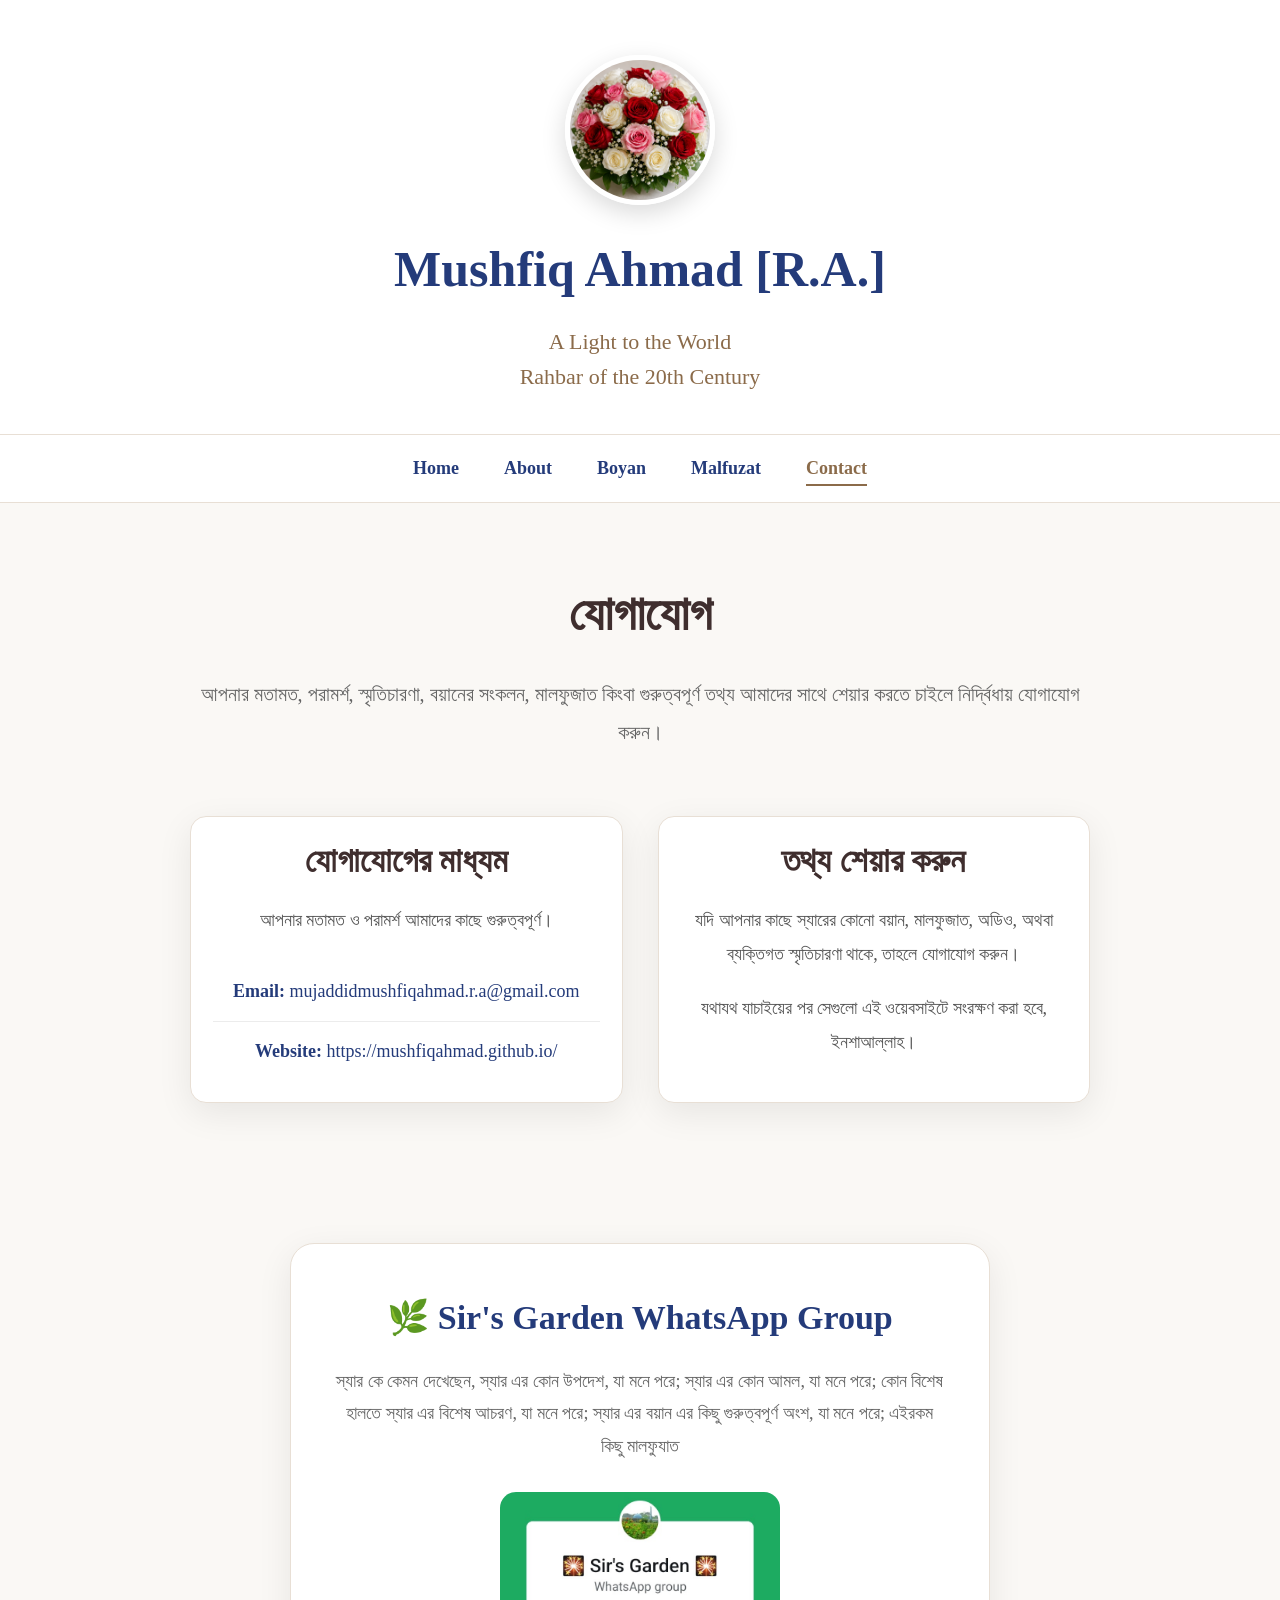
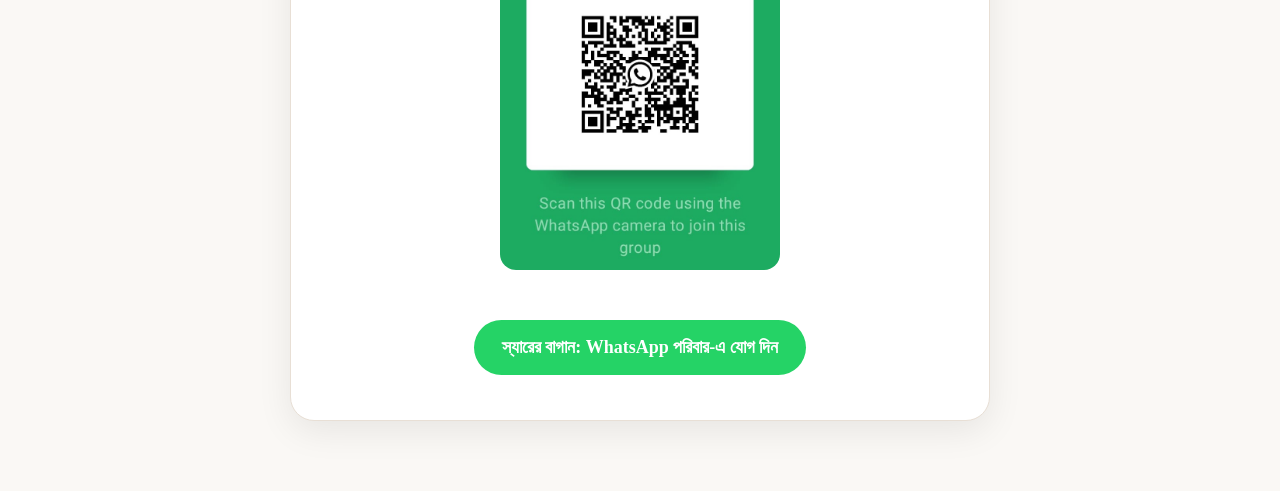
<file: contact.html>
<!DOCTYPE html>
<html lang="bn">

<head>

    <meta charset="UTF-8">

    <meta name="viewport" content="width=device-width, initial-scale=1.0">

    <title>Contact | Mushfiq Ahmad [R.A.]</title>
<link rel="icon" type="image/png" sizes="32x32" href="images/favicon.png">
<link rel="shortcut icon" href="images/favicon.png">
<link rel="apple-touch-icon" href="images/favicon.png">
    <link rel="stylesheet" href="css/style.css">

</head>

<body>

<header class="site-header">

    <div class="container">

        <div class="site-branding">

            <div class="site-logo">

                <img src="images/logo-flower.png" alt="Flower Logo">

            </div>

            <h1>Mushfiq Ahmad [R.A.]</h1>

            <p class="tagline">
                A Light to the World<br>
                Rahbar of the 20th Century
            </p>

        </div>

    </div>

</header>


<nav class="main-nav">

    <div class="container">

        <ul>

            <li><a href="index.html">Home</a></li>

            <li><a href="about.html">About</a></li>

            <li><a href="boyan/index.html">Boyan</a></li>

            <li><a href="malfuzat/index.html">Malfuzat</a></li>

            <li><a class="active" href="contact.html">Contact</a></li>

        </ul>

    </div>

</nav>


<main>

    <section class="contact-hero">

        <div class="container">

            <div class="contact-heading">

                <h1>যোগাযোগ</h1>

                <p>

                    আপনার মতামত, পরামর্শ, স্মৃতিচারণা, বয়ানের সংকলন,
                    মালফুজাত কিংবা গুরুত্বপূর্ণ তথ্য আমাদের সাথে
                    শেয়ার করতে চাইলে নির্দ্বিধায় যোগাযোগ করুন।

                </p>

            </div>

        </div>

    </section>
<section class="contact-content">

    <div class="container contact-grid">

        <div class="contact-card">

            <h2>যোগাযোগের মাধ্যম</h2>

            <p>
                আপনার মতামত ও পরামর্শ আমাদের কাছে গুরুত্বপূর্ণ।
            </p>

            <ul class="contact-list">

                <li><strong>Email:</strong> mujaddidmushfiqahmad.r.a@gmail.com</li>

                <li><strong>Website:</strong> https://mushfiqahmad.github.io/</li>

                
            </ul>

        </div>

        <div class="contact-card">

            <h2>তথ্য শেয়ার করুন</h2>

            <p>

                যদি আপনার কাছে স্যারের কোনো বয়ান,
                মালফুজাত, অডিও, অথবা
                ব্যক্তিগত স্মৃতিচারণা থাকে, তাহলে
                যোগাযোগ করুন।

            </p>

            <p>

                যথাযথ যাচাইয়ের পর সেগুলো এই
                ওয়েবসাইটে সংরক্ষণ করা হবে,
                ইনশাআল্লাহ।

            </p>

        </div>

    </div>

</section>
<section class="whatsapp-section">

    <div class="container">

        <div class="whatsapp-card">

            <h2>🌿 Sir's Garden WhatsApp Group</h2>

            <p>

                স্যার কে কেমন দেখেছেন,
                স্যার এর কোন উপদেশ, যা মনে পরে;
                স্যার এর কোন আমল, যা মনে পরে;
                কোন বিশেষ হালতে স্যার এর বিশেষ আচরণ, যা মনে পরে;
                স্যার এর বয়ান এর কিছু গুরুত্বপূর্ণ অংশ, যা মনে পরে;
                এইরকম কিছু মালফুযাত

            </p>

            <img src="images/whatsapp-qr.jpg"
                 alt="Sir's Garden WhatsApp QR"
                 class="whatsapp-qr">

            <a class="whatsapp-btn"
               href="https://chat.whatsapp.com/Itb5UggjtkGDt83UscMMOl"
               target="_blank">

                স্যারের বাগান: WhatsApp পরিবার-এ যোগ দিন

            </a>

        </div>

    </div>

</section>
</main>

<script src="js/script.js"></script>

</body>

</html>
</file>
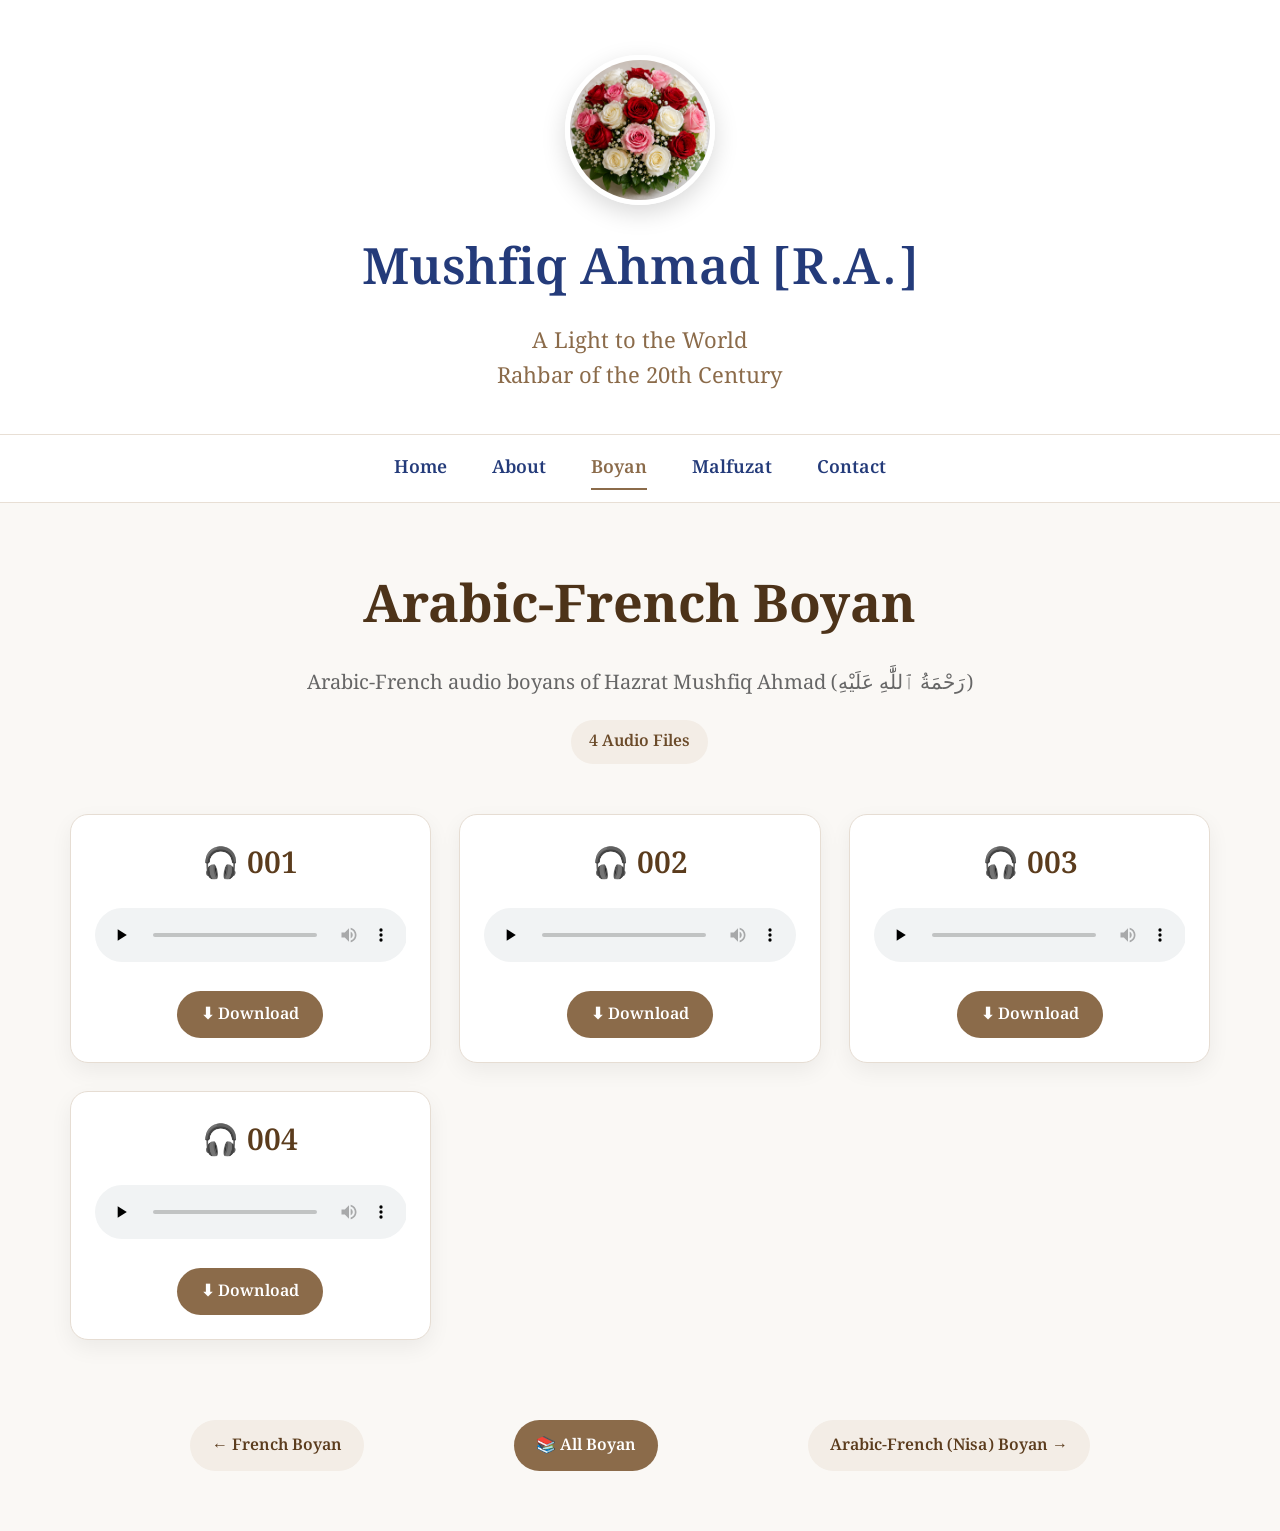
<file: boyan/arabic-french.html>
<!DOCTYPE html>
<html lang="en">

<head>

    <meta charset="UTF-8">

    <meta name="viewport" content="width=device-width, initial-scale=1.0">

    <title>Arabic-French Boyan | Mushfiq Ahmad [R.A.]</title>

    <link rel="icon" type="image/png" sizes="32x32" href="../images/favicon.png">
    <link rel="shortcut icon" href="../images/favicon.png">
    <link rel="apple-touch-icon" href="../images/favicon.png">

    <link rel="stylesheet" href="../css/style.css">
    <link rel="stylesheet" href="../css/audio.css">

    <link rel="preconnect" href="https://fonts.googleapis.com">
    <link rel="preconnect" href="https://fonts.gstatic.com" crossorigin>

    <link href="https://fonts.googleapis.com/css2?family=Cormorant+Garamond:wght@400;500;600;700&family=Noto+Serif+Bengali:wght@400;500;600;700&display=swap" rel="stylesheet">

</head>

<body>

<header class="site-header">

    <div class="container">

        <div class="site-branding">

            <div class="site-logo">

                <img src="../images/logo-flower.png" alt="Flower Logo">

            </div>

            <h1>Mushfiq Ahmad [R.A.]</h1>

            <p class="tagline">

                A Light to the World<br>
                Rahbar of the 20th Century

            </p>

        </div>

    </div>

</header>

<nav class="main-nav">

    <div class="container">

        <ul>

            <li><a href="../index.html">Home</a></li>

            <li><a href="../about.html">About</a></li>

            <li><a class="active" href="index.html">Boyan</a></li>

            <li><a href="../malfuzat/index.html">Malfuzat</a></li>

            <li><a href="../contact.html">Contact</a></li>

        </ul>

    </div>

</nav>

<main>

<section class="audio-page-header">

    <div class="container">

        <h1>Arabic-French Boyan</h1>

        <p>

            Arabic-French audio boyans of Hazrat Mushfiq Ahmad (رَحْمَةُ ٱللَّٰهِ عَلَيْهِ)

        </p>

        <div class="audio-count">

            4 Audio Files

        </div>

    </div>

</section>
<section class="audio-section">

    <div class="container">

        <div class="audio-grid">

            <!-- Audio 001 -->

<div class="audio-card">
    <div class="audio-number">🎧 001</div>

    <audio controls preload="none">
        <source src="../audio/arabic-french/001.mp3" type="audio/mpeg">
    </audio>

    <a href="../audio/arabic-french/001.mp3" download class="download-btn">
        ⬇ Download
    </a>
</div>


<!-- Audio 002 -->

<div class="audio-card">
    <div class="audio-number">🎧 002</div>

    <audio controls preload="none">
        <source src="../audio/arabic-french/002.mp3" type="audio/mpeg">
    </audio>

    <a href="../audio/arabic-french/002.mp3" download class="download-btn">
        ⬇ Download
    </a>
</div>


<!-- Audio 003 -->

<div class="audio-card">
    <div class="audio-number">🎧 003</div>

    <audio controls preload="none">
        <source src="../audio/arabic-french/003.mp3" type="audio/mpeg">
    </audio>

    <a href="../audio/arabic-french/003.mp3" download class="download-btn">
        ⬇ Download
    </a>
</div>


<!-- Audio 004 -->

<div class="audio-card">
    <div class="audio-number">🎧 004</div>

    <audio controls preload="none">
        <source src="../audio/arabic-french/004.mp3" type="audio/mpeg">
    </audio>

    <a href="../audio/arabic-french/004.mp3" download class="download-btn">
        ⬇ Download
    </a>
</div>


        </div>

    </div>

</section>
<section class="audio-navigation">

    <div class="container">

        <div class="audio-nav">

            <a href="french.html" class="nav-btn">

                ← French Boyan

            </a>

            <a href="index.html" class="nav-btn nav-center">

                📚 All Boyan

            </a>

            <a href="arabic-nisa.html" class="nav-btn">

                Arabic-French (Nisa) Boyan →

            </a>

        </div>

    </div>

</section>

</main>

<button id="topBtn" title="Back to Top">

    ⌃

</button>

<script src="../js/script.js"></script>

</body>

</html>
</file>
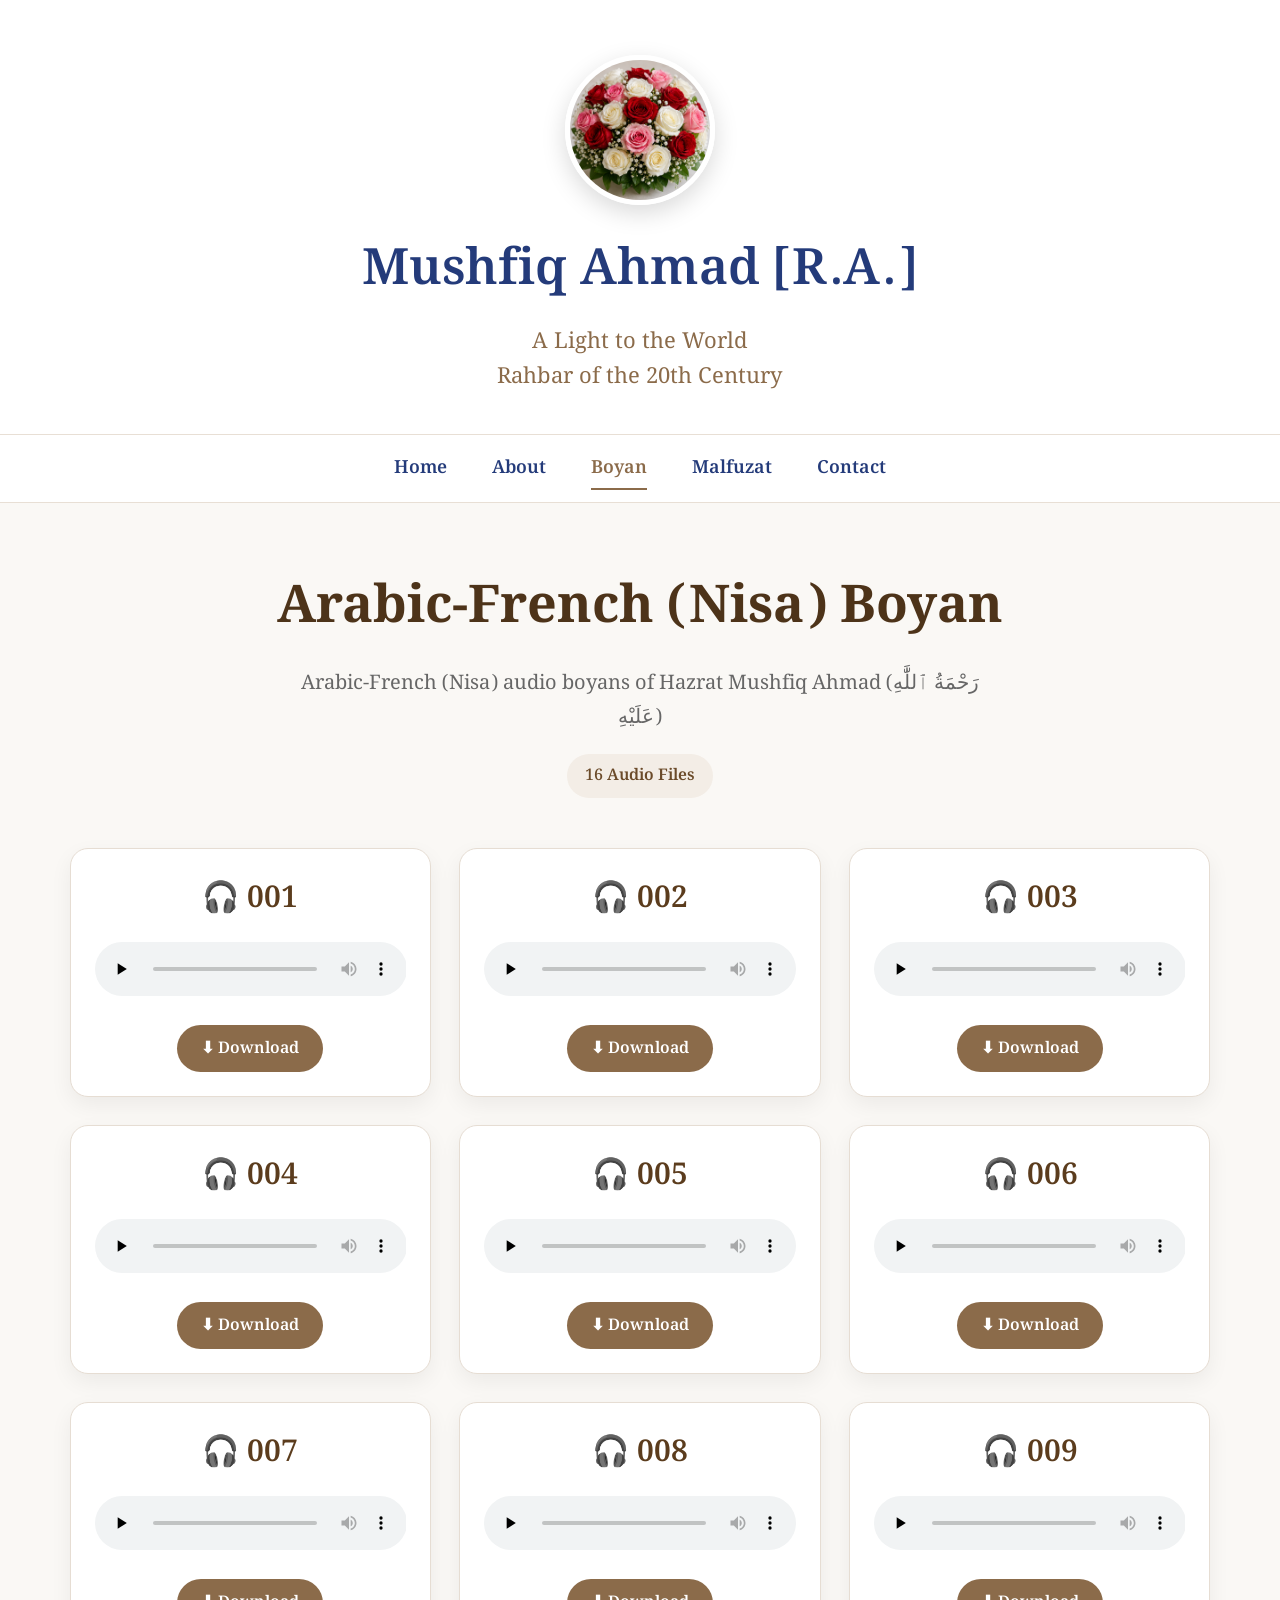
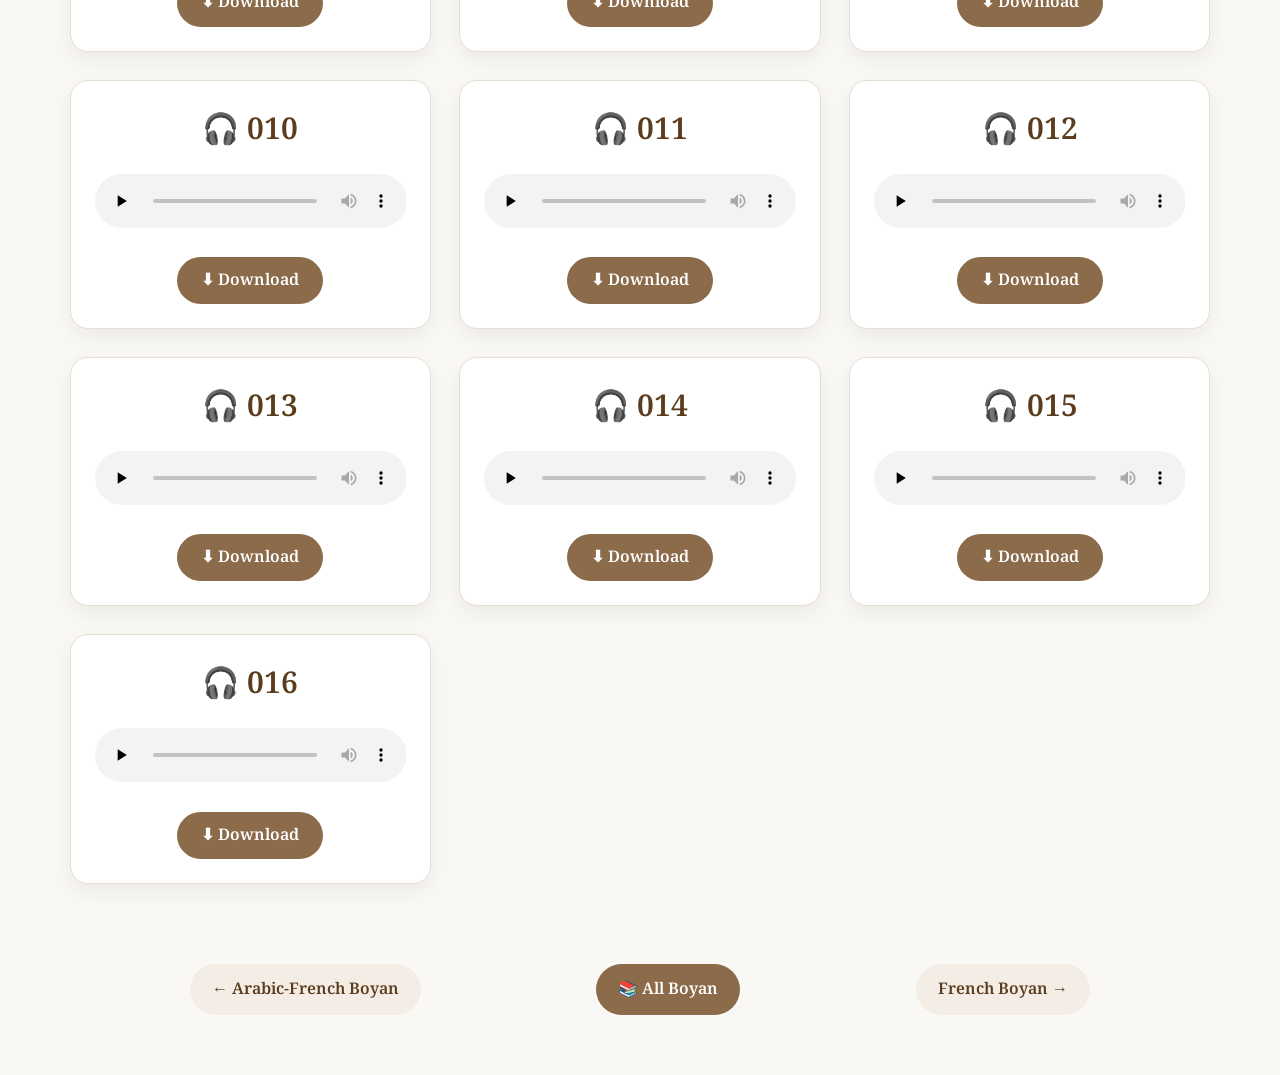
<file: boyan/arabic-nisa.html>
<!DOCTYPE html>
<html lang="en">

<head>

    <meta charset="UTF-8">

    <meta name="viewport" content="width=device-width, initial-scale=1.0">

    <title>Arabic (Nisa) Boyan | Mushfiq Ahmad [R.A.]</title>

    <link rel="icon" type="image/png" sizes="32x32" href="../images/favicon.png">
    <link rel="shortcut icon" href="../images/favicon.png">
    <link rel="apple-touch-icon" href="../images/favicon.png">

    <link rel="stylesheet" href="../css/style.css">
    <link rel="stylesheet" href="../css/audio.css">

    <link rel="preconnect" href="https://fonts.googleapis.com">
    <link rel="preconnect" href="https://fonts.gstatic.com" crossorigin>

    <link href="https://fonts.googleapis.com/css2?family=Cormorant+Garamond:wght@400;500;600;700&family=Noto+Serif+Bengali:wght@400;500;600;700&display=swap" rel="stylesheet">

</head>

<body>

<header class="site-header">

    <div class="container">

        <div class="site-branding">

            <div class="site-logo">

                <img src="../images/logo-flower.png" alt="Flower Logo">

            </div>

            <h1>Mushfiq Ahmad [R.A.]</h1>

            <p class="tagline">

                A Light to the World<br>
                Rahbar of the 20th Century

            </p>

        </div>

    </div>

</header>

<nav class="main-nav">

    <div class="container">

        <ul>

            <li><a href="../index.html">Home</a></li>

            <li><a href="../about.html">About</a></li>

            <li><a class="active" href="index.html">Boyan</a></li>

            <li><a href="../malfuzat/index.html">Malfuzat</a></li>

            <li><a href="../contact.html">Contact</a></li>

        </ul>

    </div>

</nav>

<main>

<section class="audio-page-header">

    <div class="container">

        <h1>Arabic-French (Nisa) Boyan</h1>

        <p>

            Arabic-French (Nisa) audio boyans of Hazrat Mushfiq Ahmad (رَحْمَةُ ٱللَّٰهِ عَلَيْهِ)

        </p>

        <div class="audio-count">

            16 Audio Files

        </div>

    </div>

</section>
<section class="audio-section">

    <div class="container">

        <div class="audio-grid">

            <!-- Audio 001 -->

<div class="audio-card">
    <div class="audio-number">🎧 001</div>

    <audio controls preload="none">
        <source src="../audio/arabic-nisa/001.mp3" type="audio/mpeg">
    </audio>

    <a href="../audio/arabic-nisa/001.mp3" download class="download-btn">
        ⬇ Download
    </a>
</div>


<!-- Audio 002 -->

<div class="audio-card">
    <div class="audio-number">🎧 002</div>

    <audio controls preload="none">
        <source src="../audio/arabic-nisa/002.mp3" type="audio/mpeg">
    </audio>

    <a href="../audio/arabic-nisa/002.mp3" download class="download-btn">
        ⬇ Download
    </a>
</div>


<!-- Audio 003 -->

<div class="audio-card">
    <div class="audio-number">🎧 003</div>

    <audio controls preload="none">
        <source src="../audio/arabic-nisa/003.mp3" type="audio/mpeg">
    </audio>

    <a href="../audio/arabic-nisa/003.mp3" download class="download-btn">
        ⬇ Download
    </a>
</div>


<!-- Audio 004 -->

<div class="audio-card">
    <div class="audio-number">🎧 004</div>

    <audio controls preload="none">
        <source src="../audio/arabic-nisa/004.mp3" type="audio/mpeg">
    </audio>

    <a href="../audio/arabic-nisa/004.mp3" download class="download-btn">
        ⬇ Download
    </a>
</div>


<!-- Audio 005 -->

<div class="audio-card">
    <div class="audio-number">🎧 005</div>

    <audio controls preload="none">
        <source src="../audio/arabic-nisa/005.mp3" type="audio/mpeg">
    </audio>

    <a href="../audio/arabic-nisa/005.mp3" download class="download-btn">
        ⬇ Download
    </a>
</div>


<!-- Audio 006 -->

<div class="audio-card">
    <div class="audio-number">🎧 006</div>

    <audio controls preload="none">
        <source src="../audio/arabic-nisa/006.mp3" type="audio/mpeg">
    </audio>

    <a href="../audio/arabic-nisa/006.mp3" download class="download-btn">
        ⬇ Download
    </a>
</div>


<!-- Audio 007 -->

<div class="audio-card">
    <div class="audio-number">🎧 007</div>

    <audio controls preload="none">
        <source src="../audio/arabic-nisa/007.mp3" type="audio/mpeg">
    </audio>

    <a href="../audio/arabic-nisa/007.mp3" download class="download-btn">
        ⬇ Download
    </a>
</div>


<!-- Audio 008 -->

<div class="audio-card">
    <div class="audio-number">🎧 008</div>

    <audio controls preload="none">
        <source src="../audio/arabic-nisa/008.mp3" type="audio/mpeg">
    </audio>

    <a href="../audio/arabic-nisa/008.mp3" download class="download-btn">
        ⬇ Download
    </a>
</div>


<!-- Audio 009 -->

<div class="audio-card">
    <div class="audio-number">🎧 009</div>

    <audio controls preload="none">
        <source src="../audio/arabic-nisa/009.mp3" type="audio/mpeg">
    </audio>

    <a href="../audio/arabic-nisa/009.mp3" download class="download-btn">
        ⬇ Download
    </a>
</div>


<!-- Audio 010 -->

<div class="audio-card">
    <div class="audio-number">🎧 010</div>

    <audio controls preload="none">
        <source src="../audio/arabic-nisa/010.mp3" type="audio/mpeg">
    </audio>

    <a href="../audio/arabic-nisa/010.mp3" download class="download-btn">
        ⬇ Download
    </a>
</div>


<!-- Audio 011 -->

<div class="audio-card">
    <div class="audio-number">🎧 011</div>

    <audio controls preload="none">
        <source src="../audio/arabic-nisa/011.mp3" type="audio/mpeg">
    </audio>

    <a href="../audio/arabic-nisa/011.mp3" download class="download-btn">
        ⬇ Download
    </a>
</div>


<!-- Audio 012 -->

<div class="audio-card">
    <div class="audio-number">🎧 012</div>

    <audio controls preload="none">
        <source src="../audio/arabic-nisa/012.mp3" type="audio/mpeg">
    </audio>

    <a href="../audio/arabic-nisa/012.mp3" download class="download-btn">
        ⬇ Download
    </a>
</div>

<!-- Audio 013 -->

<div class="audio-card">
    <div class="audio-number">🎧 013</div>

    <audio controls preload="none">
        <source src="../audio/arabic-nisa/013.mp3" type="audio/mpeg">
    </audio>

    <a href="../audio/arabic-nisa/013.mp3" download class="download-btn">
        ⬇ Download
    </a>
</div>

<!-- Audio 014 -->

<div class="audio-card">
    <div class="audio-number">🎧 014</div>

    <audio controls preload="none">
        <source src="../audio/arabic-nisa/014.mp3" type="audio/mpeg">
    </audio>

    <a href="../audio/arabic-nisa/014.mp3" download class="download-btn">
        ⬇ Download
    </a>
</div>

<!-- Audio 015 -->

<div class="audio-card">
    <div class="audio-number">🎧 015</div>

    <audio controls preload="none">
        <source src="../audio/arabic-nisa/015.mp3" type="audio/mpeg">
    </audio>

    <a href="../audio/arabic-nisa/015.mp3" download class="download-btn">
        ⬇ Download
    </a>
</div>

<!-- Audio 016 -->

<div class="audio-card">
    <div class="audio-number">🎧 016</div>

    <audio controls preload="none">
        <source src="../audio/arabic-nisa/016.mp3" type="audio/mpeg">
    </audio>

    <a href="../audio/arabic-nisa/016.mp3" download class="download-btn">
        ⬇ Download
    </a>
</div>


        </div>

    </div>

</section>
<section class="audio-navigation">

    <div class="container">

        <div class="audio-nav">

            <a href="arabic-french.html" class="nav-btn">

                ← Arabic-French Boyan

            </a>

            <a href="index.html" class="nav-btn nav-center">

                📚 All Boyan

            </a>

            <a href="french.html" class="nav-btn">

                French Boyan →

            </a>

        </div>

    </div>

</section>

</main>

<button id="topBtn" title="Back to Top">

    ⌃

</button>

<script src="../js/script.js"></script>

</body>

</html>
</file>
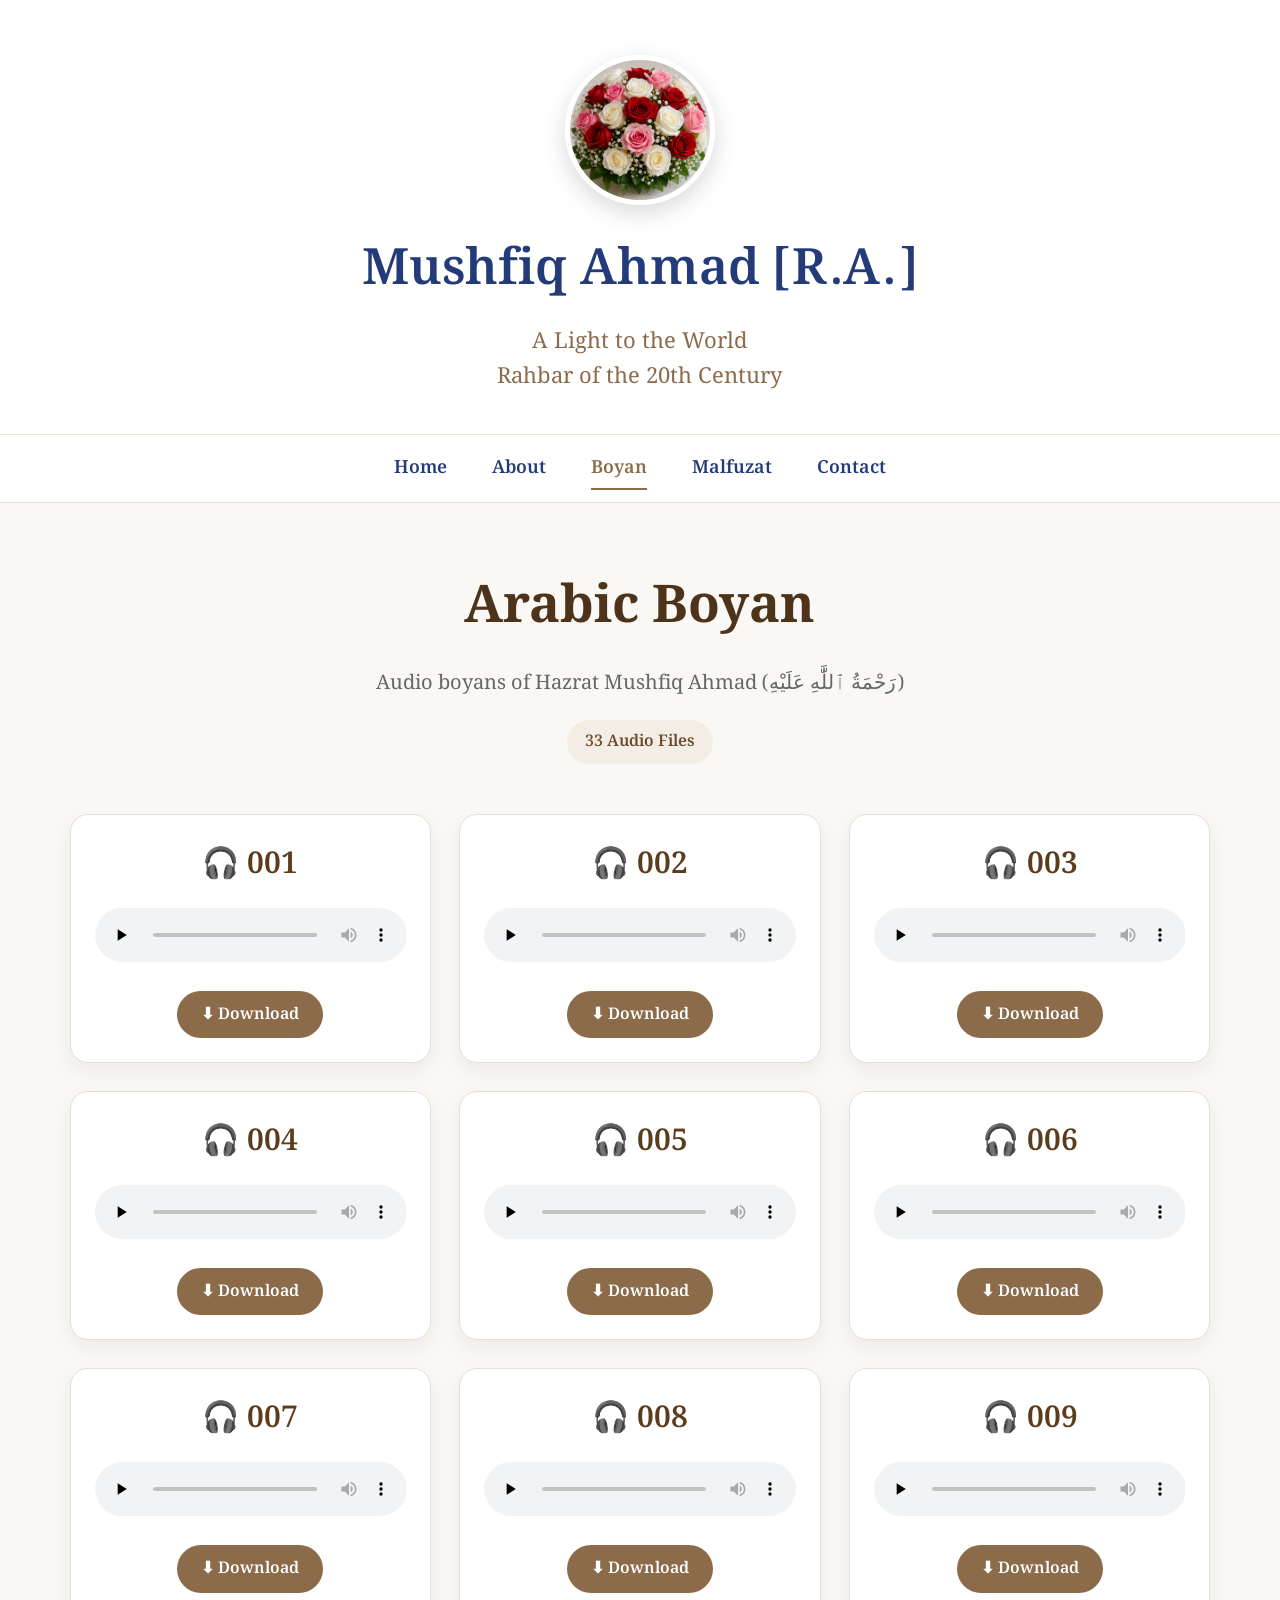
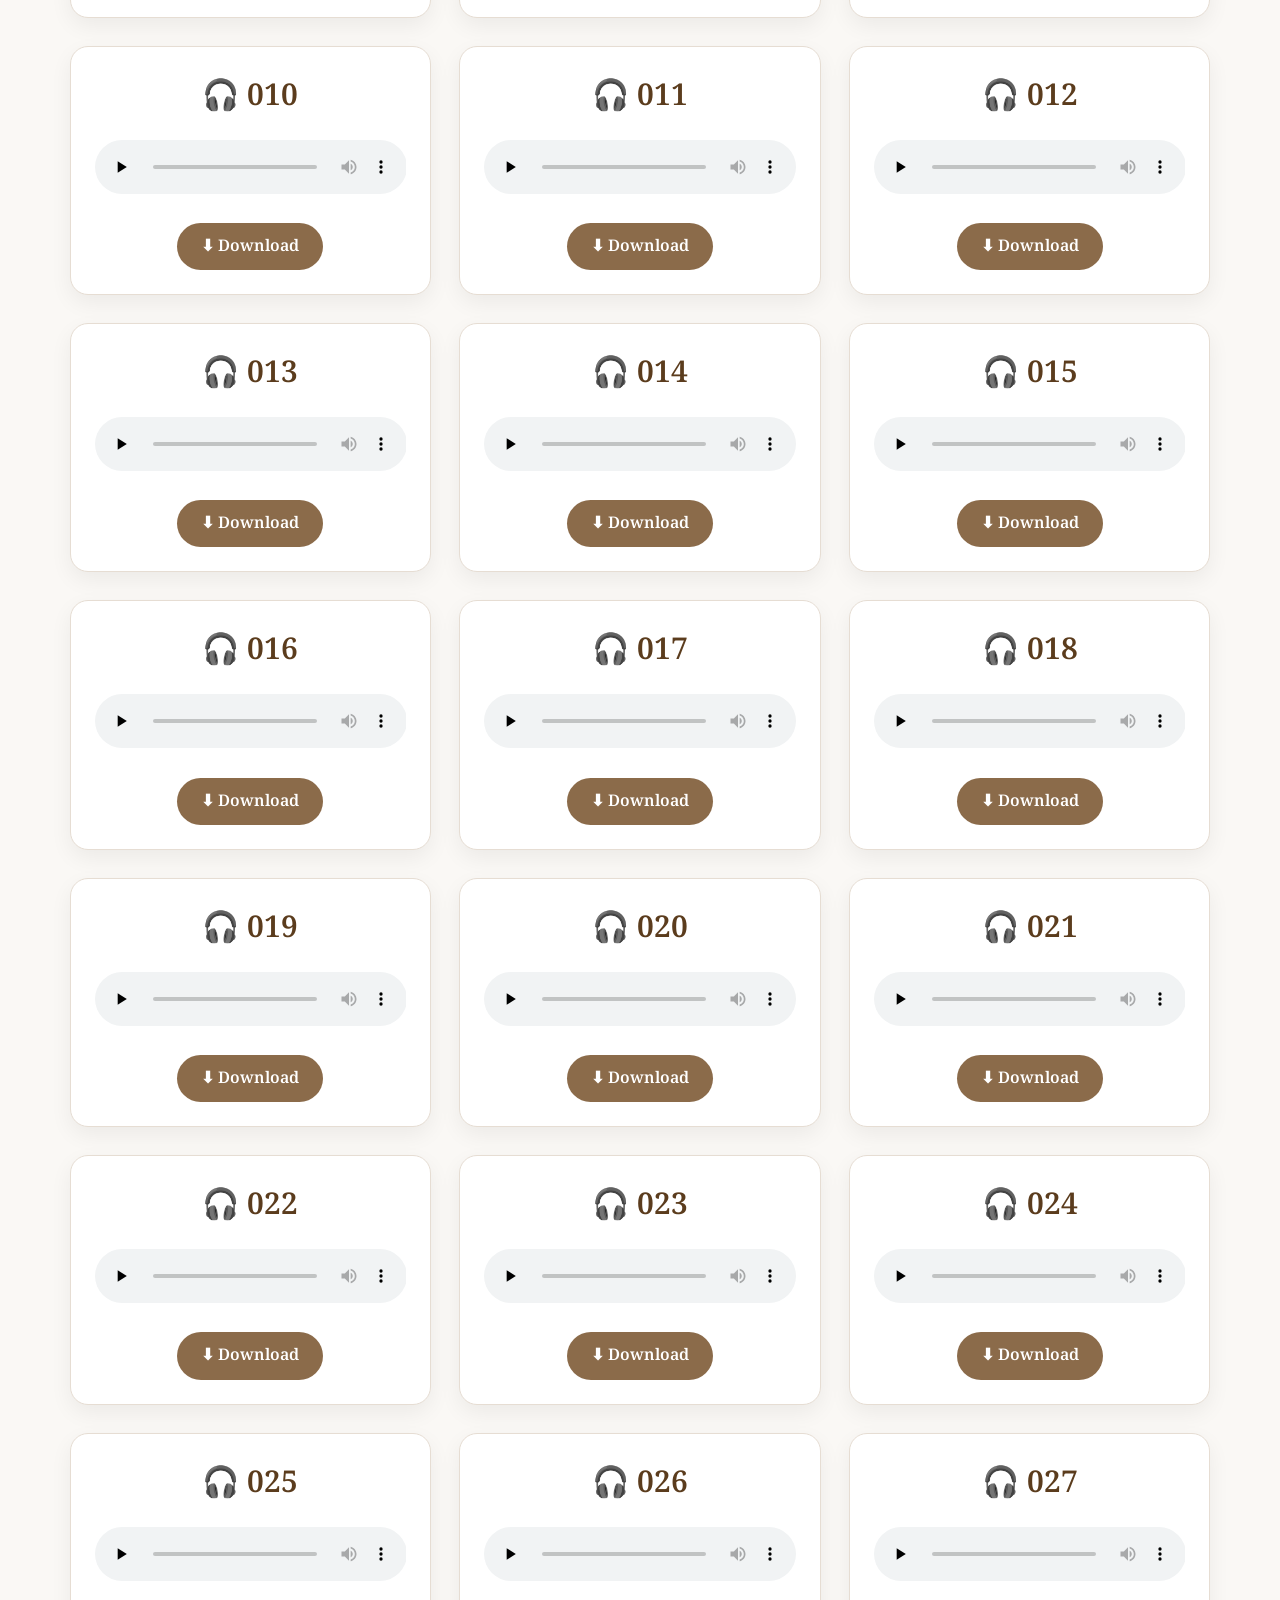
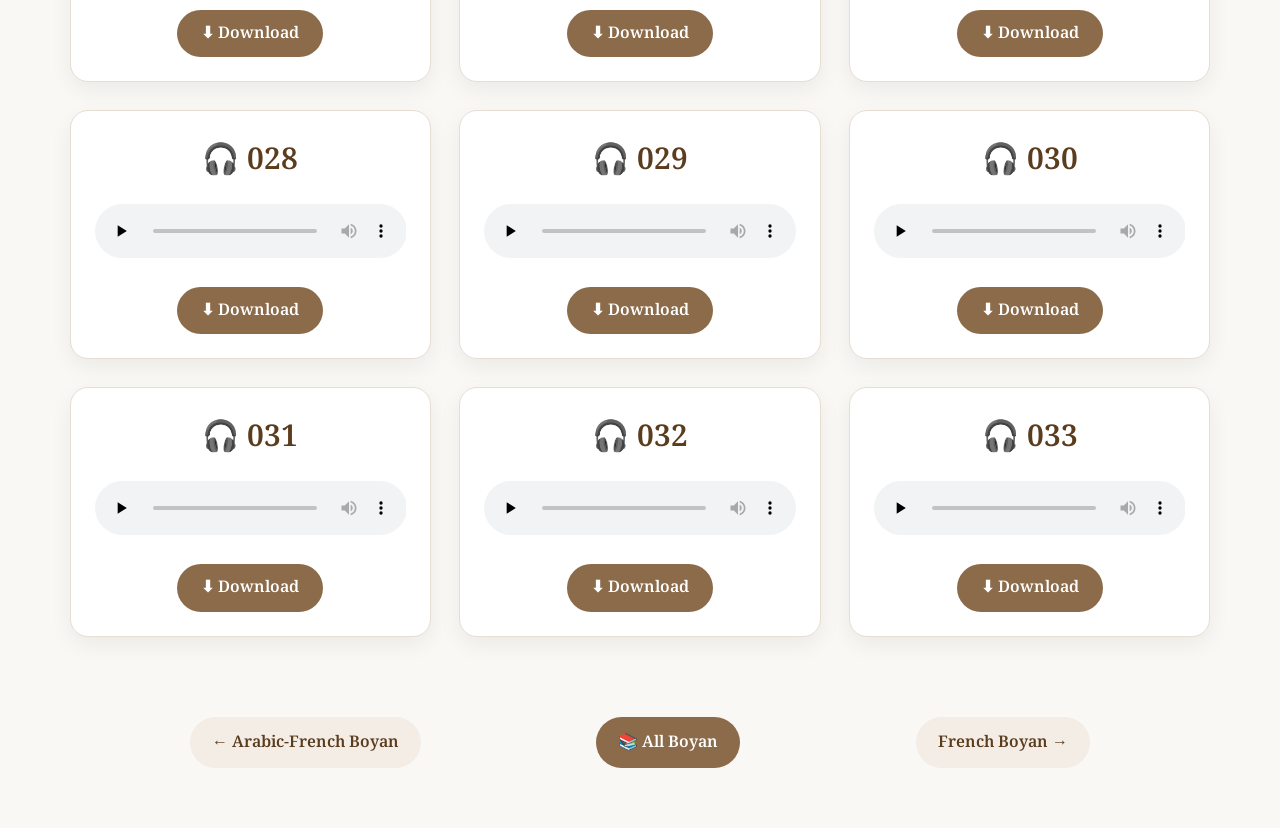
<file: boyan/arabic.html>
<!DOCTYPE html>
<html lang="en">

<head>

    <meta charset="UTF-8">

    <meta name="viewport" content="width=device-width, initial-scale=1.0">

    <title>Arabic Boyan | Mushfiq Ahmad [R.A.]</title>

    <link rel="icon" type="image/png" sizes="32x32" href="../images/favicon.png">
    <link rel="shortcut icon" href="../images/favicon.png">
    <link rel="apple-touch-icon" href="../images/favicon.png">

    <link rel="stylesheet" href="../css/style.css">
    <link rel="stylesheet" href="../css/audio.css">

    <link rel="preconnect" href="https://fonts.googleapis.com">
    <link rel="preconnect" href="https://fonts.gstatic.com" crossorigin>

    <link href="https://fonts.googleapis.com/css2?family=Cormorant+Garamond:wght@400;500;600;700&family=Noto+Serif+Bengali:wght@400;500;600;700&display=swap" rel="stylesheet">

</head>

<body>

<header class="site-header">

    <div class="container">

        <div class="site-branding">

            <div class="site-logo">

                <img src="../images/logo-flower.png" alt="Flower Logo">

            </div>

            <h1>Mushfiq Ahmad [R.A.]</h1>

            <p class="tagline">

                A Light to the World<br>
                Rahbar of the 20th Century

            </p>

        </div>

    </div>

</header>

<nav class="main-nav">

    <div class="container">

        <ul>

            <li><a href="../index.html">Home</a></li>

            <li><a href="../about.html">About</a></li>

            <li><a class="active" href="index.html">Boyan</a></li>

            <li><a href="../malfuzat/index.html">Malfuzat</a></li>

            <li><a href="../contact.html">Contact</a></li>

        </ul>

    </div>

</nav>

<main>

<section class="audio-page-header">

    <div class="container">

        <h1>Arabic Boyan</h1>

        <p>

            Audio boyans of Hazrat Mushfiq Ahmad (رَحْمَةُ ٱللَّٰهِ عَلَيْهِ)

        </p>

        <div class="audio-count">

            33 Audio Files

        </div>

    </div>

</section>
<section class="audio-section">

    <div class="container">

        <div class="audio-grid">

            <!-- Audio 001 -->

<div class="audio-card">
    <div class="audio-number">🎧 001</div>

    <audio controls preload="none">
        <source src="../audio/arabic/001.mp3" type="audio/mpeg">
    </audio>

    <a href="../audio/arabic/001.mp3" download class="download-btn">
        ⬇ Download
    </a>
</div>


<!-- Audio 002 -->

<div class="audio-card">
    <div class="audio-number">🎧 002</div>

    <audio controls preload="none">
        <source src="../audio/arabic/002.mp3" type="audio/mpeg">
    </audio>

    <a href="../audio/arabic/002.mp3" download class="download-btn">
        ⬇ Download
    </a>
</div>


<!-- Audio 003 -->

<div class="audio-card">
    <div class="audio-number">🎧 003</div>

    <audio controls preload="none">
        <source src="../audio/arabic/003.mp3" type="audio/mpeg">
    </audio>

    <a href="../audio/arabic/003.mp3" download class="download-btn">
        ⬇ Download
    </a>
</div>


<!-- Audio 004 -->

<div class="audio-card">
    <div class="audio-number">🎧 004</div>

    <audio controls preload="none">
        <source src="../audio/arabic/004.mp3" type="audio/mpeg">
    </audio>

    <a href="../audio/arabic/004.mp3" download class="download-btn">
        ⬇ Download
    </a>
</div>


<!-- Audio 005 -->

<div class="audio-card">
    <div class="audio-number">🎧 005</div>

    <audio controls preload="none">
        <source src="../audio/arabic/005.mp3" type="audio/mpeg">
    </audio>

    <a href="../audio/arabic/005.mp3" download class="download-btn">
        ⬇ Download
    </a>
</div>


<!-- Audio 006 -->

<div class="audio-card">
    <div class="audio-number">🎧 006</div>

    <audio controls preload="none">
        <source src="../audio/arabic/006.mp3" type="audio/mpeg">
    </audio>

    <a href="../audio/arabic/006.mp3" download class="download-btn">
        ⬇ Download
    </a>
</div>


<!-- Audio 007 -->

<div class="audio-card">
    <div class="audio-number">🎧 007</div>

    <audio controls preload="none">
        <source src="../audio/arabic/007.mp3" type="audio/mpeg">
    </audio>

    <a href="../audio/arabic/007.mp3" download class="download-btn">
        ⬇ Download
    </a>
</div>


<!-- Audio 008 -->

<div class="audio-card">
    <div class="audio-number">🎧 008</div>

    <audio controls preload="none">
        <source src="../audio/arabic/008.mp3" type="audio/mpeg">
    </audio>

    <a href="../audio/arabic/008.mp3" download class="download-btn">
        ⬇ Download
    </a>
</div>


<!-- Audio 009 -->

<div class="audio-card">
    <div class="audio-number">🎧 009</div>

    <audio controls preload="none">
        <source src="../audio/arabic/009.mp3" type="audio/mpeg">
    </audio>

    <a href="../audio/arabic/009.mp3" download class="download-btn">
        ⬇ Download
    </a>
</div>


<!-- Audio 010 -->

<div class="audio-card">
    <div class="audio-number">🎧 010</div>

    <audio controls preload="none">
        <source src="../audio/arabic/010.mp3" type="audio/mpeg">
    </audio>

    <a href="../audio/arabic/010.mp3" download class="download-btn">
        ⬇ Download
    </a>
</div>


<!-- Audio 011 -->

<div class="audio-card">
    <div class="audio-number">🎧 011</div>

    <audio controls preload="none">
        <source src="../audio/arabic/011.mp3" type="audio/mpeg">
    </audio>

    <a href="../audio/arabic/011.mp3" download class="download-btn">
        ⬇ Download
    </a>
</div>


<!-- Audio 012 -->

<div class="audio-card">
    <div class="audio-number">🎧 012</div>

    <audio controls preload="none">
        <source src="../audio/arabic/012.mp3" type="audio/mpeg">
    </audio>

    <a href="../audio/arabic/012.mp3" download class="download-btn">
        ⬇ Download
    </a>
</div>

<!-- Audio 013 -->

<div class="audio-card">
    <div class="audio-number">🎧 013</div>

    <audio controls preload="none">
        <source src="../audio/arabic/013.mp3" type="audio/mpeg">
    </audio>

    <a href="../audio/arabic/013.mp3" download class="download-btn">
        ⬇ Download
    </a>
</div>

<!-- Audio 014 -->

<div class="audio-card">
    <div class="audio-number">🎧 014</div>

    <audio controls preload="none">
        <source src="../audio/arabic/014.mp3" type="audio/mpeg">
    </audio>

    <a href="../audio/arabic/014.mp3" download class="download-btn">
        ⬇ Download
    </a>
</div>

<!-- Audio 015 -->

<div class="audio-card">
    <div class="audio-number">🎧 015</div>

    <audio controls preload="none">
        <source src="../audio/arabic/015.mp3" type="audio/mpeg">
    </audio>

    <a href="../audio/arabic/015.mp3" download class="download-btn">
        ⬇ Download
    </a>
</div>

<!-- Audio 016 -->

<div class="audio-card">
    <div class="audio-number">🎧 016</div>

    <audio controls preload="none">
        <source src="../audio/arabic/016.mp3" type="audio/mpeg">
    </audio>

    <a href="../audio/arabic/016.mp3" download class="download-btn">
        ⬇ Download
    </a>
</div>

<!-- Audio 017 -->

<div class="audio-card">
    <div class="audio-number">🎧 017</div>

    <audio controls preload="none">
        <source src="../audio/arabic/017.mp3" type="audio/mpeg">
    </audio>

    <a href="../audio/arabic/017.mp3" download class="download-btn">
        ⬇ Download
    </a>
</div>

<!-- Audio 018 -->

<div class="audio-card">
    <div class="audio-number">🎧 018</div>

    <audio controls preload="none">
        <source src="../audio/arabic/018.mp3" type="audio/mpeg">
    </audio>

    <a href="../audio/arabic/018.mp3" download class="download-btn">
        ⬇ Download
    </a>
</div>

<!-- Audio 019 -->

<div class="audio-card">
    <div class="audio-number">🎧 019</div>

    <audio controls preload="none">
        <source src="../audio/arabic/019.mp3" type="audio/mpeg">
    </audio>

    <a href="../audio/arabic/019.mp3" download class="download-btn">
        ⬇ Download
    </a>
</div>

<!-- Audio 020 -->

<div class="audio-card">
    <div class="audio-number">🎧 020</div>

    <audio controls preload="none">
        <source src="../audio/arabic/020.mp3" type="audio/mpeg">
    </audio>

    <a href="../audio/arabic/020.mp3" download class="download-btn">
        ⬇ Download
    </a>
</div>

<!-- Audio 021 -->

<div class="audio-card">
    <div class="audio-number">🎧 021</div>

    <audio controls preload="none">
        <source src="../audio/arabic/021.mp3" type="audio/mpeg">
    </audio>

    <a href="../audio/arabic/021.mp3" download class="download-btn">
        ⬇ Download
    </a>
</div>

<!-- Audio 022 -->

<div class="audio-card">
    <div class="audio-number">🎧 022</div>

    <audio controls preload="none">
        <source src="../audio/arabic/022.mp3" type="audio/mpeg">
    </audio>

    <a href="../audio/arabic/022.mp3" download class="download-btn">
        ⬇ Download
    </a>
</div>

<!-- Audio 023 -->

<div class="audio-card">
    <div class="audio-number">🎧 023</div>

    <audio controls preload="none">
        <source src="../audio/arabic/023.mp3" type="audio/mpeg">
    </audio>

    <a href="../audio/arabic/023.mp3" download class="download-btn">
        ⬇ Download
    </a>
</div>

<!-- Audio 024 -->

<div class="audio-card">
    <div class="audio-number">🎧 024</div>

    <audio controls preload="none">
        <source src="../audio/arabic/024.mp3" type="audio/mpeg">
    </audio>

    <a href="../audio/arabic/024.mp3" download class="download-btn">
        ⬇ Download
    </a>
</div>

<!-- Audio 025 -->

<div class="audio-card">
    <div class="audio-number">🎧 025</div>

    <audio controls preload="none">
        <source src="../audio/arabic/025.mp3" type="audio/mpeg">
    </audio>

    <a href="../audio/arabic/025.mp3" download class="download-btn">
        ⬇ Download
    </a>
</div>

<!-- Audio 026 -->

<div class="audio-card">
    <div class="audio-number">🎧 026</div>

    <audio controls preload="none">
        <source src="../audio/arabic/026.mp3" type="audio/mpeg">
    </audio>

    <a href="../audio/arabic/026.mp3" download class="download-btn">
        ⬇ Download
    </a>
</div>

<!-- Audio 027 -->

<div class="audio-card">
    <div class="audio-number">🎧 027</div>

    <audio controls preload="none">
        <source src="../audio/arabic/027.mp3" type="audio/mpeg">
    </audio>

    <a href="../audio/arabic/027.mp3" download class="download-btn">
        ⬇ Download
    </a>
</div>

<!-- Audio 028 -->

<div class="audio-card">
    <div class="audio-number">🎧 028</div>

    <audio controls preload="none">
        <source src="../audio/arabic/028.mp3" type="audio/mpeg">
    </audio>

    <a href="../audio/arabic/028.mp3" download class="download-btn">
        ⬇ Download
    </a>
</div>

<!-- Audio 029 -->

<div class="audio-card">
    <div class="audio-number">🎧 029</div>

    <audio controls preload="none">
        <source src="../audio/arabic/029.mp3" type="audio/mpeg">
    </audio>

    <a href="../audio/arabic/029.mp3" download class="download-btn">
        ⬇ Download
    </a>
</div>

<!-- Audio 030 -->

<div class="audio-card">
    <div class="audio-number">🎧 030</div>

    <audio controls preload="none">
        <source src="../audio/arabic/030.mp3" type="audio/mpeg">
    </audio>

    <a href="../audio/arabic/030.mp3" download class="download-btn">
        ⬇ Download
    </a>
</div>

<!-- Audio 031 -->

<div class="audio-card">
    <div class="audio-number">🎧 031</div>

    <audio controls preload="none">
        <source src="../audio/arabic/031.mp3" type="audio/mpeg">
    </audio>

    <a href="../audio/arabic/031.mp3" download class="download-btn">
        ⬇ Download
    </a>
</div>

<!-- Audio 032 -->

<div class="audio-card">
    <div class="audio-number">🎧 032</div>

    <audio controls preload="none">
        <source src="../audio/arabic/032.mp3" type="audio/mpeg">
    </audio>

    <a href="../audio/arabic/032.mp3" download class="download-btn">
        ⬇ Download
    </a>
</div>

<!-- Audio 033 -->

<div class="audio-card">
    <div class="audio-number">🎧 033</div>

    <audio controls preload="none">
        <source src="../audio/arabic/033.mp3" type="audio/mpeg">
    </audio>

    <a href="../audio/arabic/033.mp3" download class="download-btn">
        ⬇ Download
    </a>
</div>

        </div>

    </div>

</section>
<section class="audio-navigation">

    <div class="container">

        <div class="audio-nav">

            <a href="arabic-french.html" class="nav-btn">

                ← Arabic-French Boyan

            </a>

            <a href="index.html" class="nav-btn nav-center">

                📚 All Boyan

            </a>

            <a href="french.html" class="nav-btn">

                French Boyan →

            </a>

        </div>

    </div>

</section>

</main>

<button id="topBtn" title="Back to Top">

    ⌃

</button>

<script src="../js/script.js"></script>

</body>

</html>
</file>
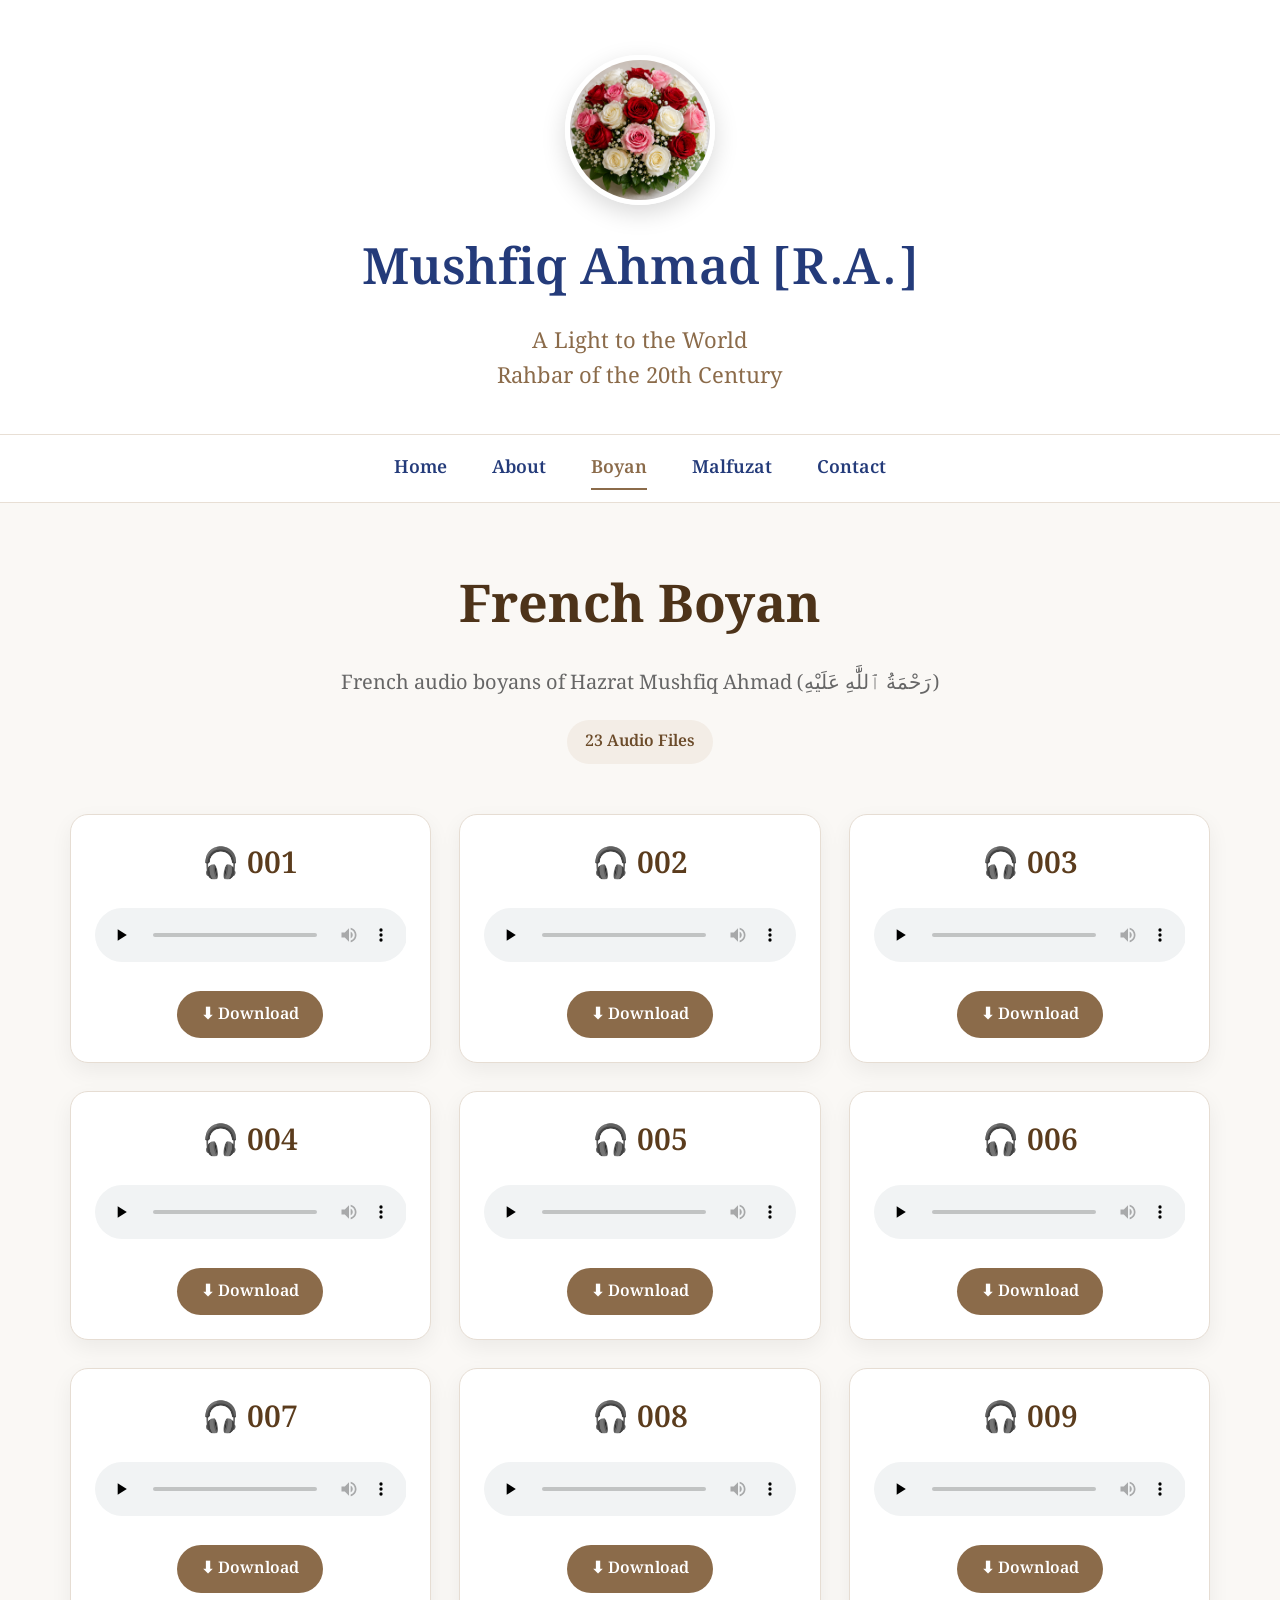
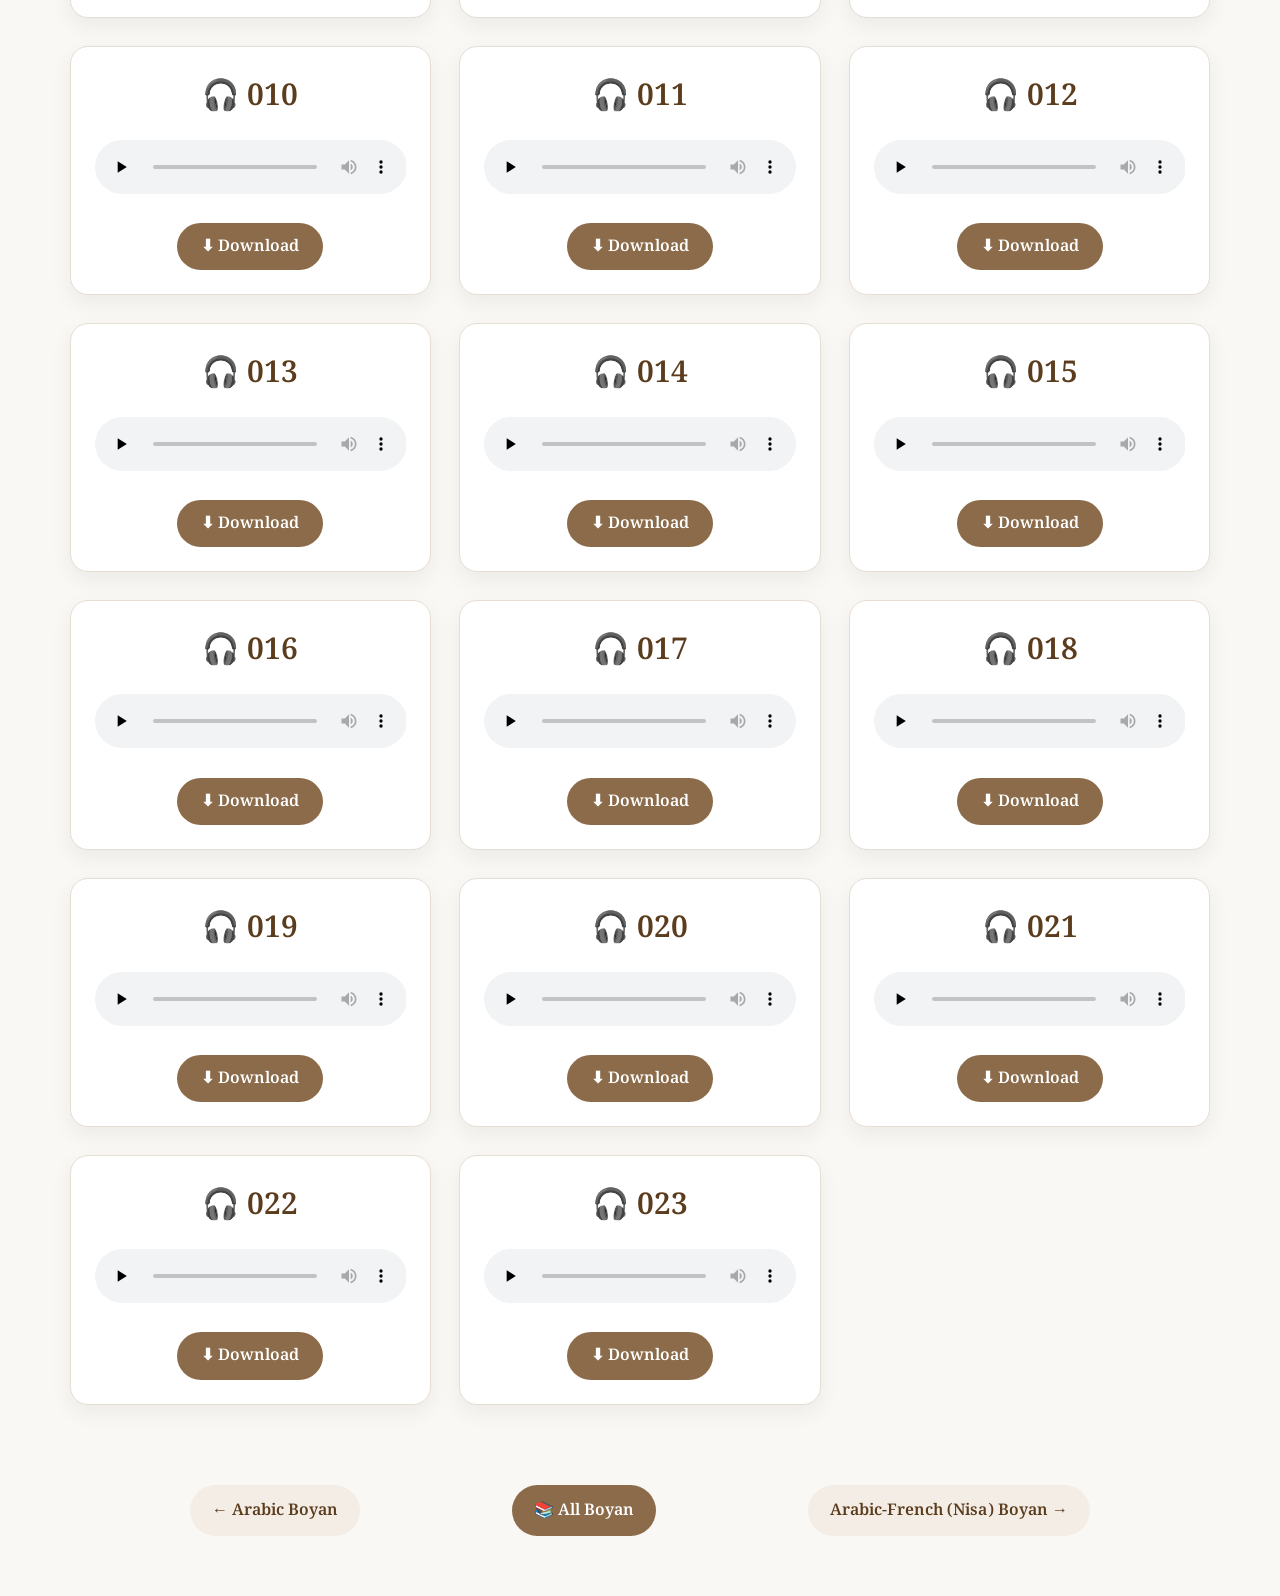
<file: boyan/french.html>
<!DOCTYPE html>
<html lang="en">

<head>

    <meta charset="UTF-8">

    <meta name="viewport" content="width=device-width, initial-scale=1.0">

    <title>French Boyan | Mushfiq Ahmad [R.A.]</title>

    <link rel="icon" type="image/png" sizes="32x32" href="../images/favicon.png">
    <link rel="shortcut icon" href="../images/favicon.png">
    <link rel="apple-touch-icon" href="../images/favicon.png">

    <link rel="stylesheet" href="../css/style.css">
    <link rel="stylesheet" href="../css/audio.css">

    <link rel="preconnect" href="https://fonts.googleapis.com">
    <link rel="preconnect" href="https://fonts.gstatic.com" crossorigin>

    <link href="https://fonts.googleapis.com/css2?family=Cormorant+Garamond:wght@400;500;600;700&family=Noto+Serif+Bengali:wght@400;500;600;700&display=swap" rel="stylesheet">

</head>

<body>

<header class="site-header">

    <div class="container">

        <div class="site-branding">

            <div class="site-logo">

                <img src="../images/logo-flower.png" alt="Flower Logo">

            </div>

            <h1>Mushfiq Ahmad [R.A.]</h1>

            <p class="tagline">

                A Light to the World<br>
                Rahbar of the 20th Century

            </p>

        </div>

    </div>

</header>

<nav class="main-nav">

    <div class="container">

        <ul>

            <li><a href="../index.html">Home</a></li>

            <li><a href="../about.html">About</a></li>

            <li><a class="active" href="index.html">Boyan</a></li>

            <li><a href="../malfuzat/index.html">Malfuzat</a></li>

            <li><a href="../contact.html">Contact</a></li>

        </ul>

    </div>

</nav>

<main>

<section class="audio-page-header">

    <div class="container">

        <h1>French Boyan</h1>

        <p>

            French audio boyans of Hazrat Mushfiq Ahmad (رَحْمَةُ ٱللَّٰهِ عَلَيْهِ)

        </p>

        <div class="audio-count">

            23 Audio Files

        </div>

    </div>

</section>
<section class="audio-section">

    <div class="container">

        <div class="audio-grid">

            <!-- Audio 001 -->

<div class="audio-card">
    <div class="audio-number">🎧 001</div>

    <audio controls preload="none">
        <source src="../audio/french/001.mp3" type="audio/mpeg">
    </audio>

    <a href="../audio/french/001.mp3" download class="download-btn">
        ⬇ Download
    </a>
</div>


<!-- Audio 002 -->

<div class="audio-card">
    <div class="audio-number">🎧 002</div>

    <audio controls preload="none">
        <source src="../audio/french/002.mp3" type="audio/mpeg">
    </audio>

    <a href="../audio/french/002.mp3" download class="download-btn">
        ⬇ Download
    </a>
</div>


<!-- Audio 003 -->

<div class="audio-card">
    <div class="audio-number">🎧 003</div>

    <audio controls preload="none">
        <source src="../audio/french/003.mp3" type="audio/mpeg">
    </audio>

    <a href="../audio/french/003.mp3" download class="download-btn">
        ⬇ Download
    </a>
</div>


<!-- Audio 004 -->

<div class="audio-card">
    <div class="audio-number">🎧 004</div>

    <audio controls preload="none">
        <source src="../audio/french/004.mp3" type="audio/mpeg">
    </audio>

    <a href="../audio/french/004.mp3" download class="download-btn">
        ⬇ Download
    </a>
</div>


<!-- Audio 005 -->

<div class="audio-card">
    <div class="audio-number">🎧 005</div>

    <audio controls preload="none">
        <source src="../audio/french/005.mp3" type="audio/mpeg">
    </audio>

    <a href="../audio/french/005.mp3" download class="download-btn">
        ⬇ Download
    </a>
</div>


<!-- Audio 006 -->

<div class="audio-card">
    <div class="audio-number">🎧 006</div>

    <audio controls preload="none">
        <source src="../audio/french/006.mp3" type="audio/mpeg">
    </audio>

    <a href="../audio/french/006.mp3" download class="download-btn">
        ⬇ Download
    </a>
</div>


<!-- Audio 007 -->

<div class="audio-card">
    <div class="audio-number">🎧 007</div>

    <audio controls preload="none">
        <source src="../audio/french/007.mp3" type="audio/mpeg">
    </audio>

    <a href="../audio/french/007.mp3" download class="download-btn">
        ⬇ Download
    </a>
</div>


<!-- Audio 008 -->

<div class="audio-card">
    <div class="audio-number">🎧 008</div>

    <audio controls preload="none">
        <source src="../audio/french/008.mp3" type="audio/mpeg">
    </audio>

    <a href="../audio/french/008.mp3" download class="download-btn">
        ⬇ Download
    </a>
</div>


<!-- Audio 009 -->

<div class="audio-card">
    <div class="audio-number">🎧 009</div>

    <audio controls preload="none">
        <source src="../audio/french/009.mp3" type="audio/mpeg">
    </audio>

    <a href="../audio/french/009.mp3" download class="download-btn">
        ⬇ Download
    </a>
</div>


<!-- Audio 010 -->

<div class="audio-card">
    <div class="audio-number">🎧 010</div>

    <audio controls preload="none">
        <source src="../audio/french/010.mp3" type="audio/mpeg">
    </audio>

    <a href="../audio/french/010.mp3" download class="download-btn">
        ⬇ Download
    </a>
</div>


<!-- Audio 011 -->

<div class="audio-card">
    <div class="audio-number">🎧 011</div>

    <audio controls preload="none">
        <source src="../audio/french/011.mp3" type="audio/mpeg">
    </audio>

    <a href="../audio/french/011.mp3" download class="download-btn">
        ⬇ Download
    </a>
</div>


<!-- Audio 012 -->

<div class="audio-card">
    <div class="audio-number">🎧 012</div>

    <audio controls preload="none">
        <source src="../audio/french/012.mp3" type="audio/mpeg">
    </audio>

    <a href="../audio/french/012.mp3" download class="download-btn">
        ⬇ Download
    </a>
</div>

<!-- Audio 013 -->

<div class="audio-card">
    <div class="audio-number">🎧 013</div>

    <audio controls preload="none">
        <source src="../audio/french/013.mp3" type="audio/mpeg">
    </audio>

    <a href="../audio/french/013.mp3" download class="download-btn">
        ⬇ Download
    </a>
</div>

<!-- Audio 014 -->

<div class="audio-card">
    <div class="audio-number">🎧 014</div>

    <audio controls preload="none">
        <source src="../audio/french/014.mp3" type="audio/mpeg">
    </audio>

    <a href="../audio/french/014.mp3" download class="download-btn">
        ⬇ Download
    </a>
</div>

<!-- Audio 015 -->

<div class="audio-card">
    <div class="audio-number">🎧 015</div>

    <audio controls preload="none">
        <source src="../audio/french/015.mp3" type="audio/mpeg">
    </audio>

    <a href="../audio/french/015.mp3" download class="download-btn">
        ⬇ Download
    </a>
</div>

<!-- Audio 016 -->

<div class="audio-card">
    <div class="audio-number">🎧 016</div>

    <audio controls preload="none">
        <source src="../audio/french/016.mp3" type="audio/mpeg">
    </audio>

    <a href="../audio/french/016.mp3" download class="download-btn">
        ⬇ Download
    </a>
</div>

<!-- Audio 017 -->

<div class="audio-card">
    <div class="audio-number">🎧 017</div>

    <audio controls preload="none">
        <source src="../audio/french/017.mp3" type="audio/mpeg">
    </audio>

    <a href="../audio/french/017.mp3" download class="download-btn">
        ⬇ Download
    </a>
</div>

<!-- Audio 018 -->

<div class="audio-card">
    <div class="audio-number">🎧 018</div>

    <audio controls preload="none">
        <source src="../audio/french/018.mp3" type="audio/mpeg">
    </audio>

    <a href="../audio/french/018.mp3" download class="download-btn">
        ⬇ Download
    </a>
</div>

<!-- Audio 019 -->

<div class="audio-card">
    <div class="audio-number">🎧 019</div>

    <audio controls preload="none">
        <source src="../audio/french/019.mp3" type="audio/mpeg">
    </audio>

    <a href="../audio/french/019.mp3" download class="download-btn">
        ⬇ Download
    </a>
</div>

<!-- Audio 020 -->

<div class="audio-card">
    <div class="audio-number">🎧 020</div>

    <audio controls preload="none">
        <source src="../audio/french/020.mp3" type="audio/mpeg">
    </audio>

    <a href="../audio/french/020.mp3" download class="download-btn">
        ⬇ Download
    </a>
</div>

<!-- Audio 021 -->

<div class="audio-card">
    <div class="audio-number">🎧 021</div>

    <audio controls preload="none">
        <source src="../audio/french/021.mp3" type="audio/mpeg">
    </audio>

    <a href="../audio/french/021.mp3" download class="download-btn">
        ⬇ Download
    </a>
</div>

<!-- Audio 022 -->

<div class="audio-card">
    <div class="audio-number">🎧 022</div>

    <audio controls preload="none">
        <source src="../audio/french/022.mp3" type="audio/mpeg">
    </audio>

    <a href="../audio/french/022.mp3" download class="download-btn">
        ⬇ Download
    </a>
</div>

<!-- Audio 023 -->

<div class="audio-card">
    <div class="audio-number">🎧 023</div>

    <audio controls preload="none">
        <source src="../audio/french/023.mp3" type="audio/mpeg">
    </audio>

    <a href="../audio/french/023.mp3" download class="download-btn">
        ⬇ Download
    </a>
</div>


        </div>

    </div>

</section>
<section class="audio-navigation">

    <div class="container">

        <div class="audio-nav">

            <a href="arabic.html" class="nav-btn">

                ← Arabic Boyan

            </a>

            <a href="index.html" class="nav-btn nav-center">

                📚 All Boyan

            </a>

            <a href="arabic-nisa.html" class="nav-btn">

                Arabic-French (Nisa) Boyan →

            </a>

        </div>

    </div>

</section>

</main>

<button id="topBtn" title="Back to Top">

    ⌃

</button>

<script src="../js/script.js"></script>

</body>

</html>
</file>
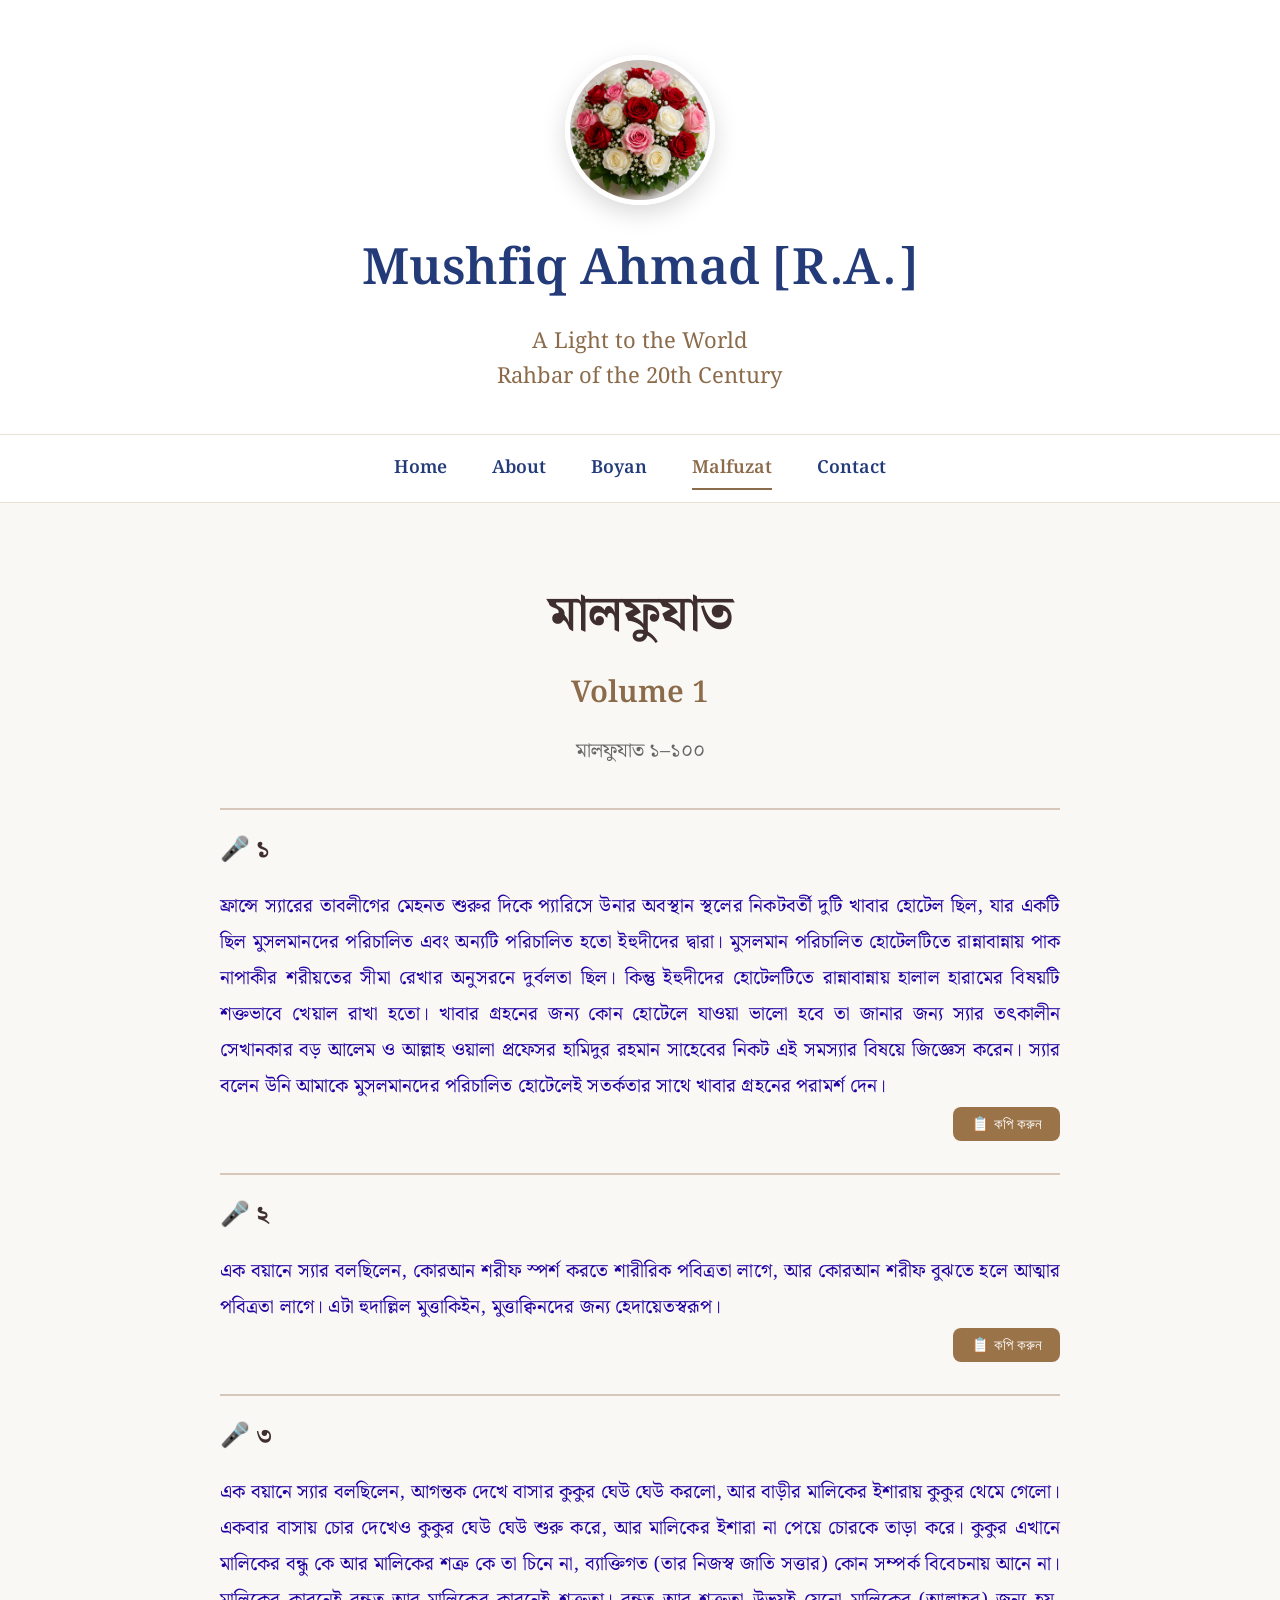
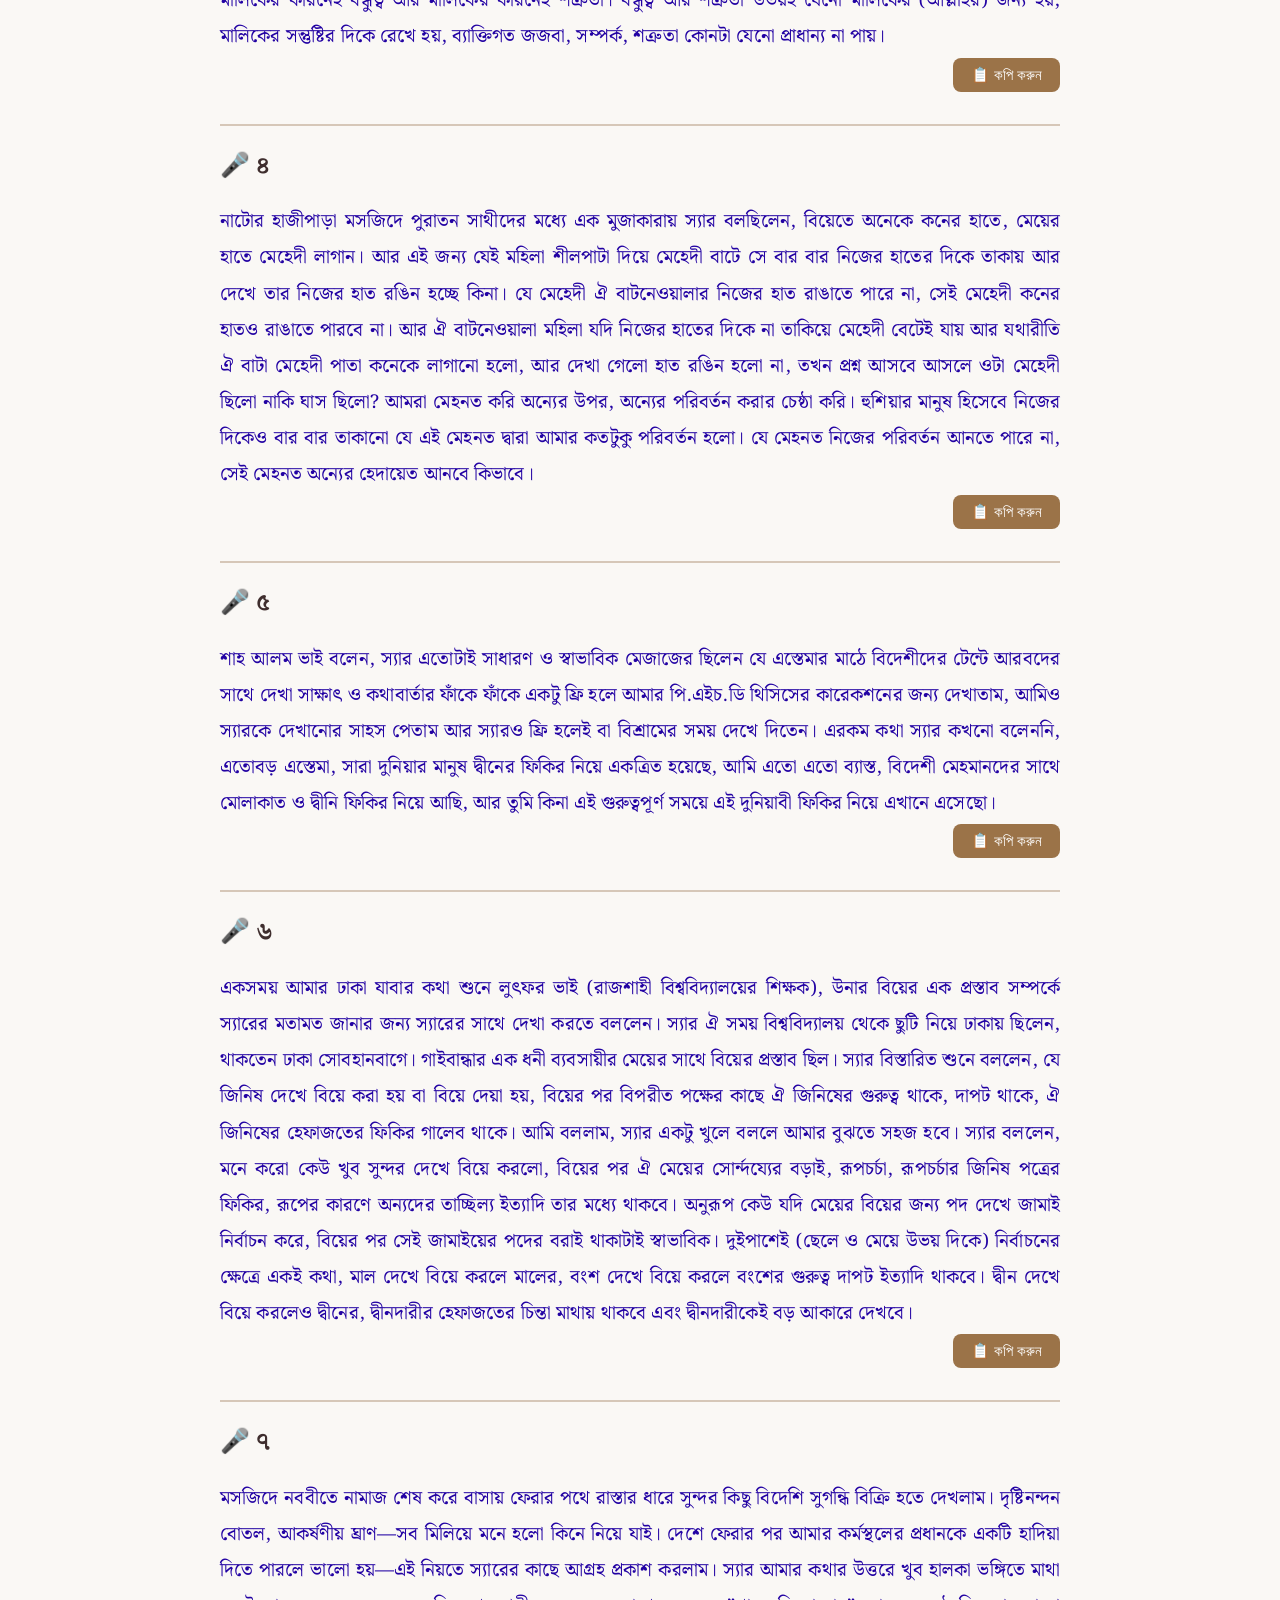
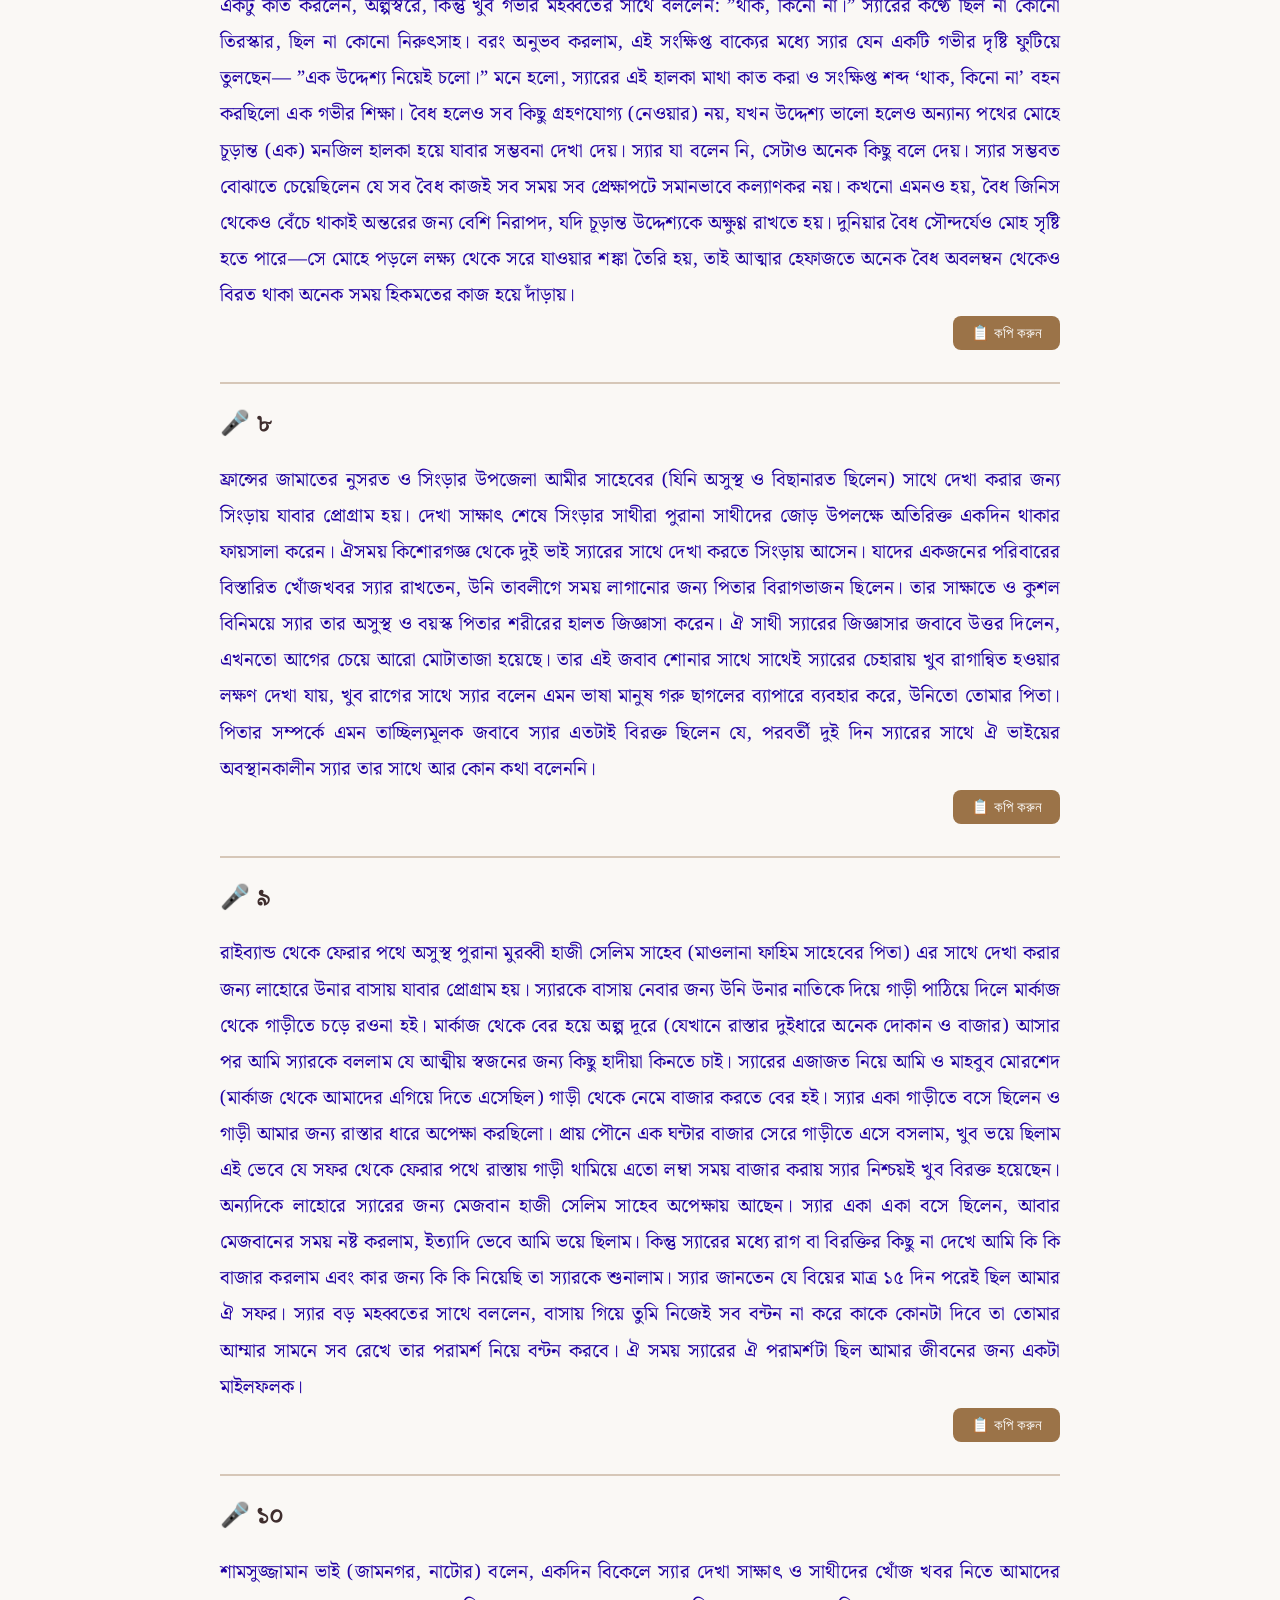
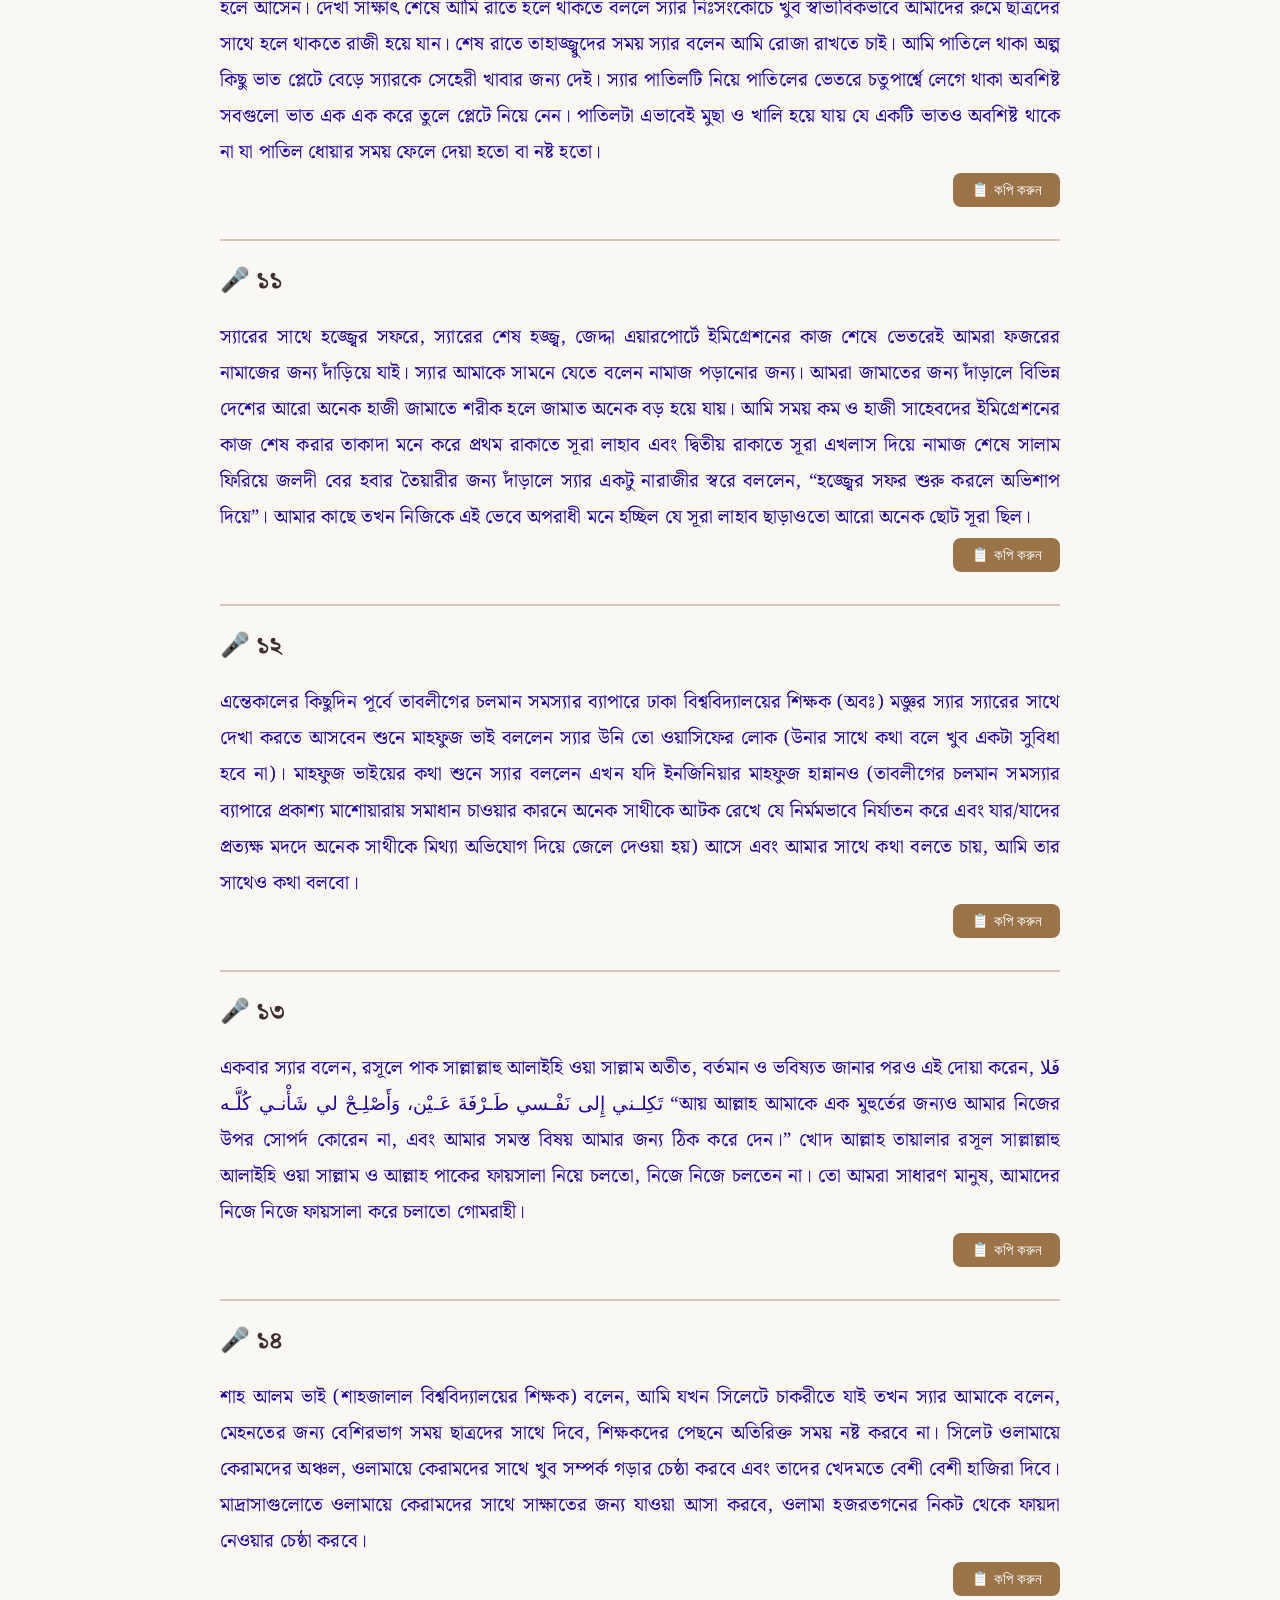
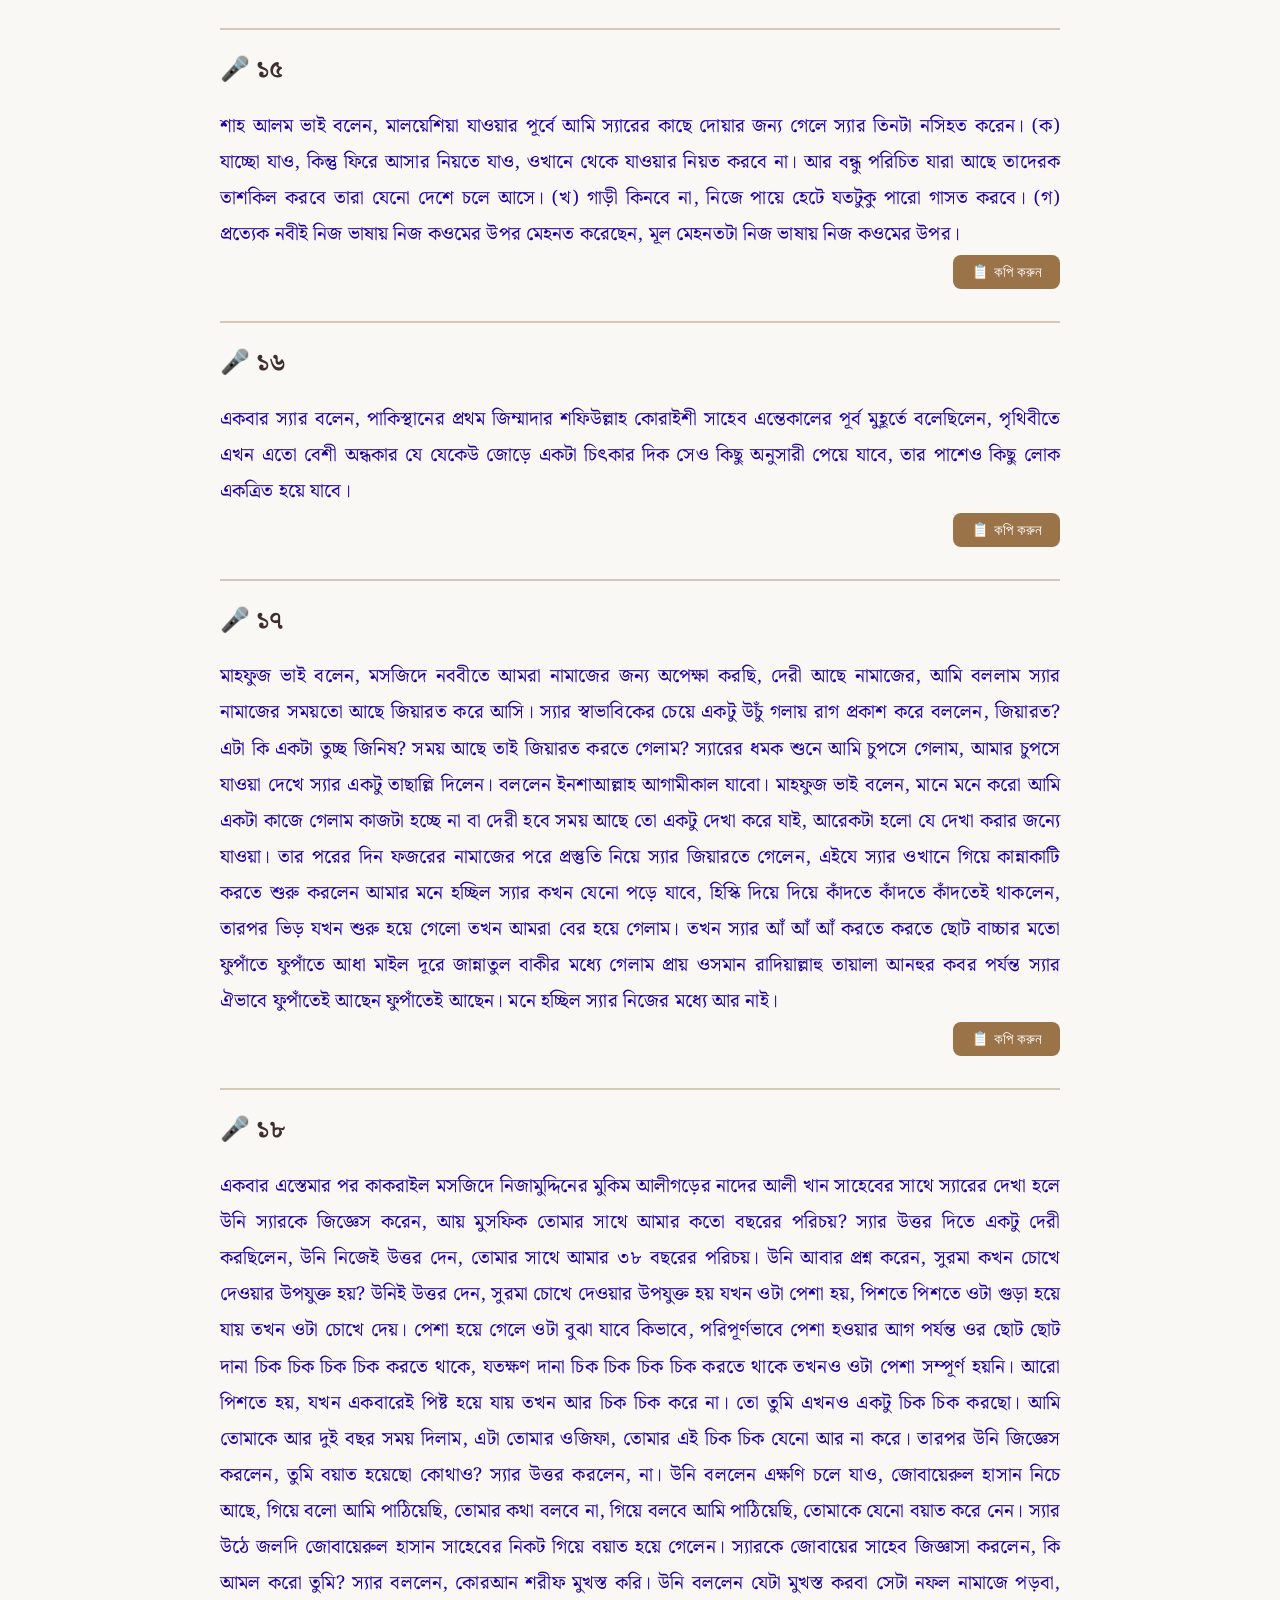
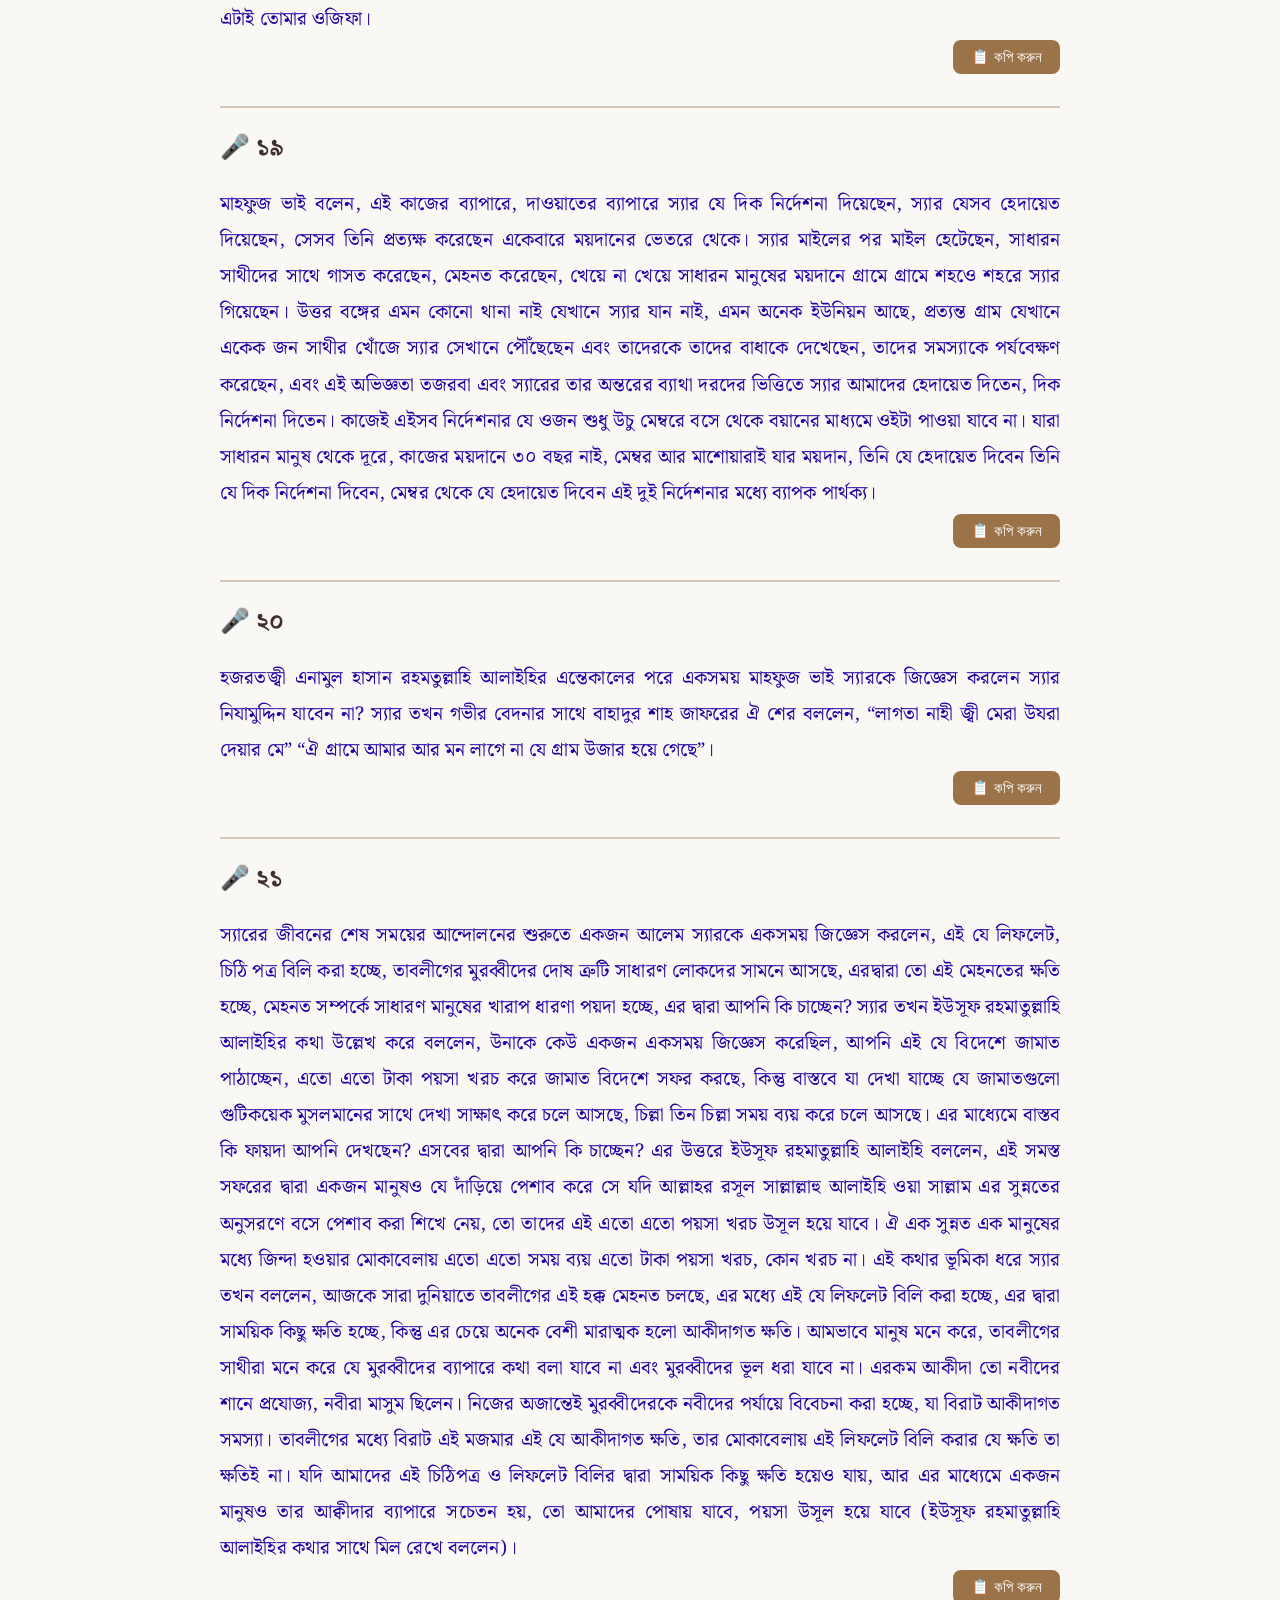
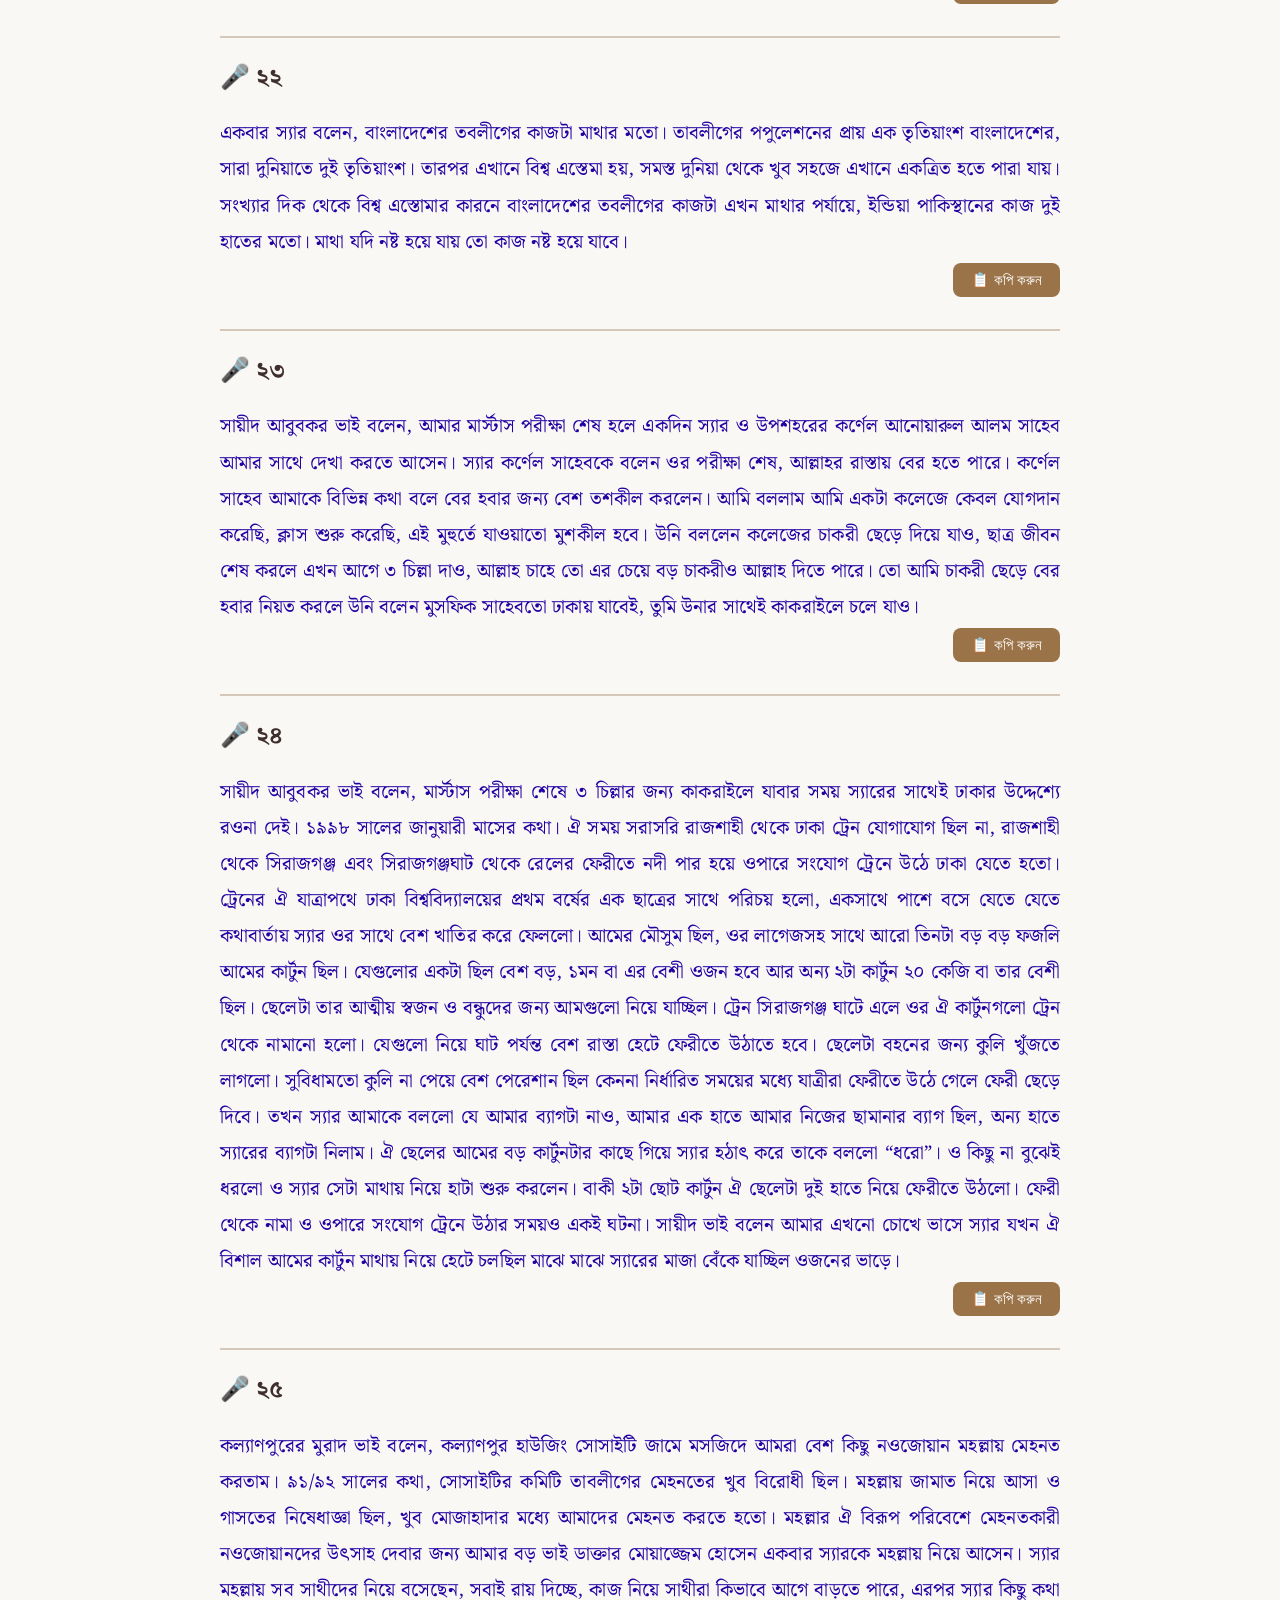
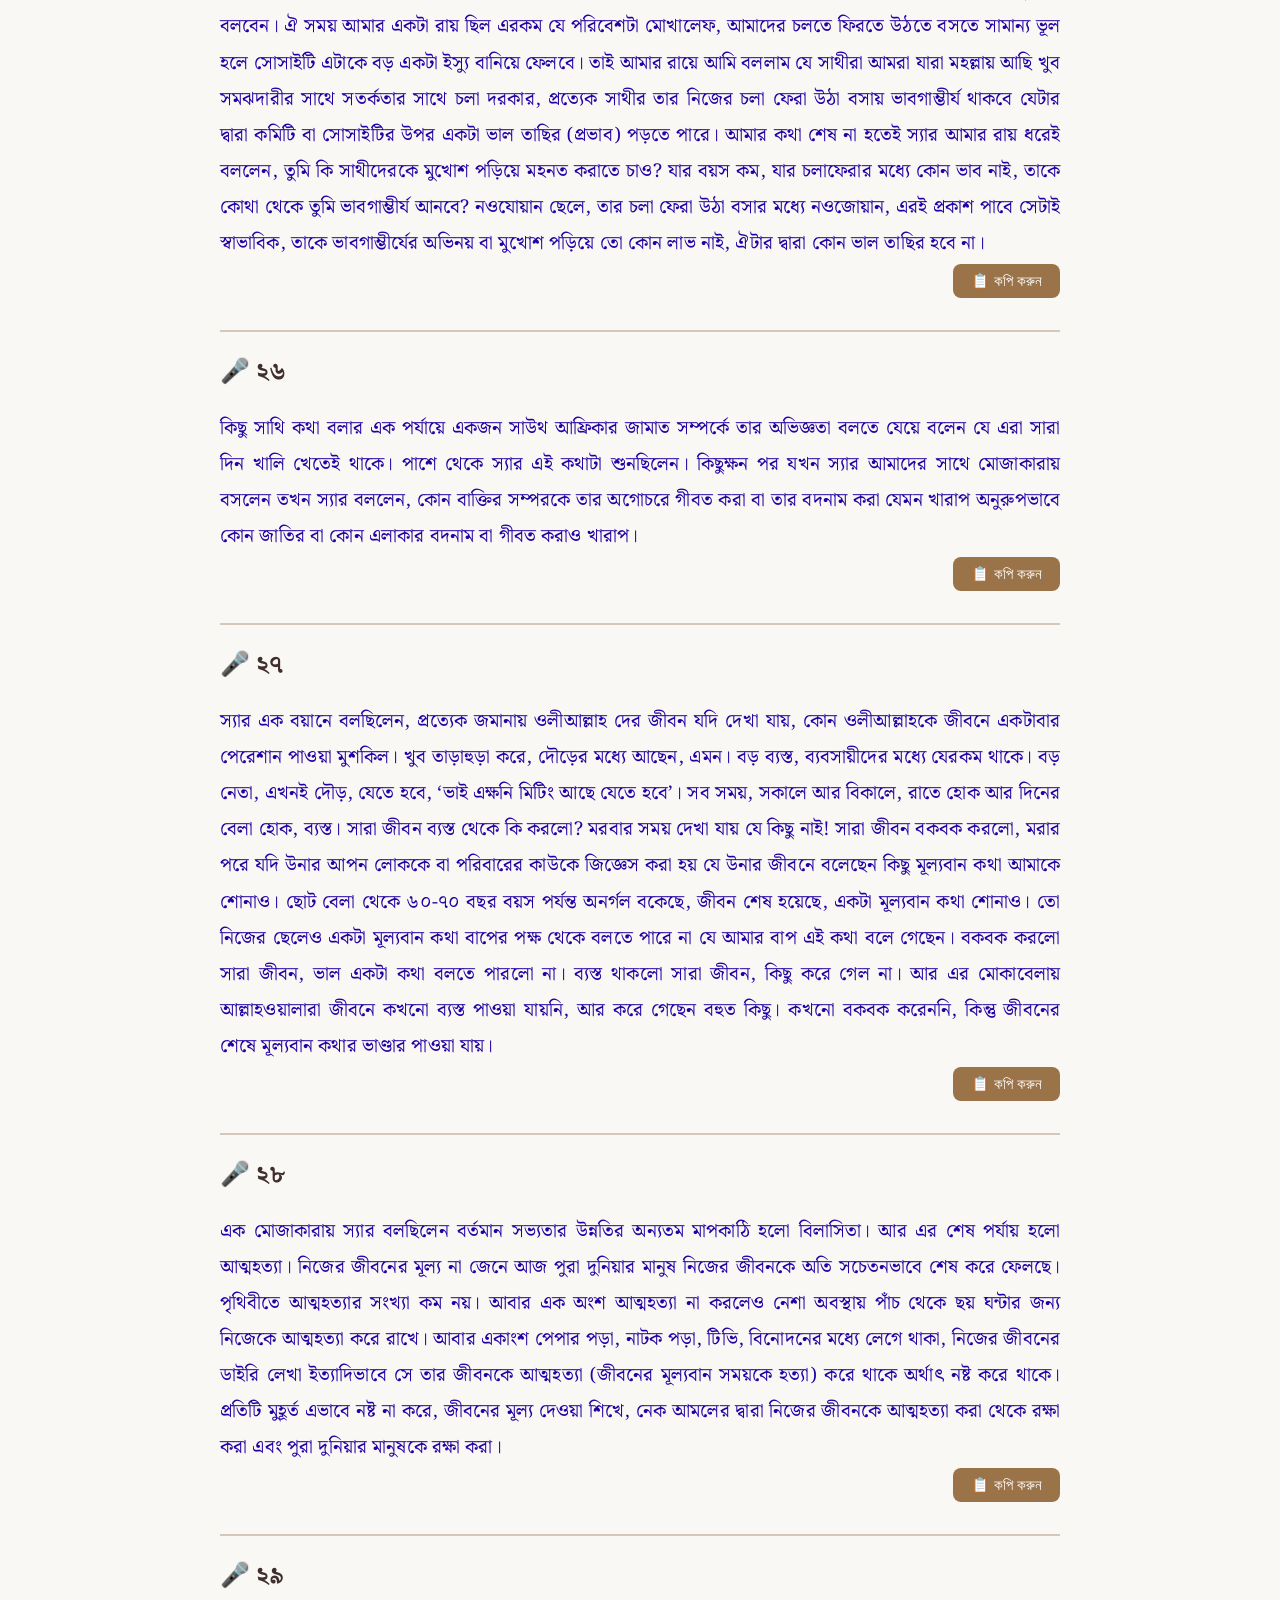
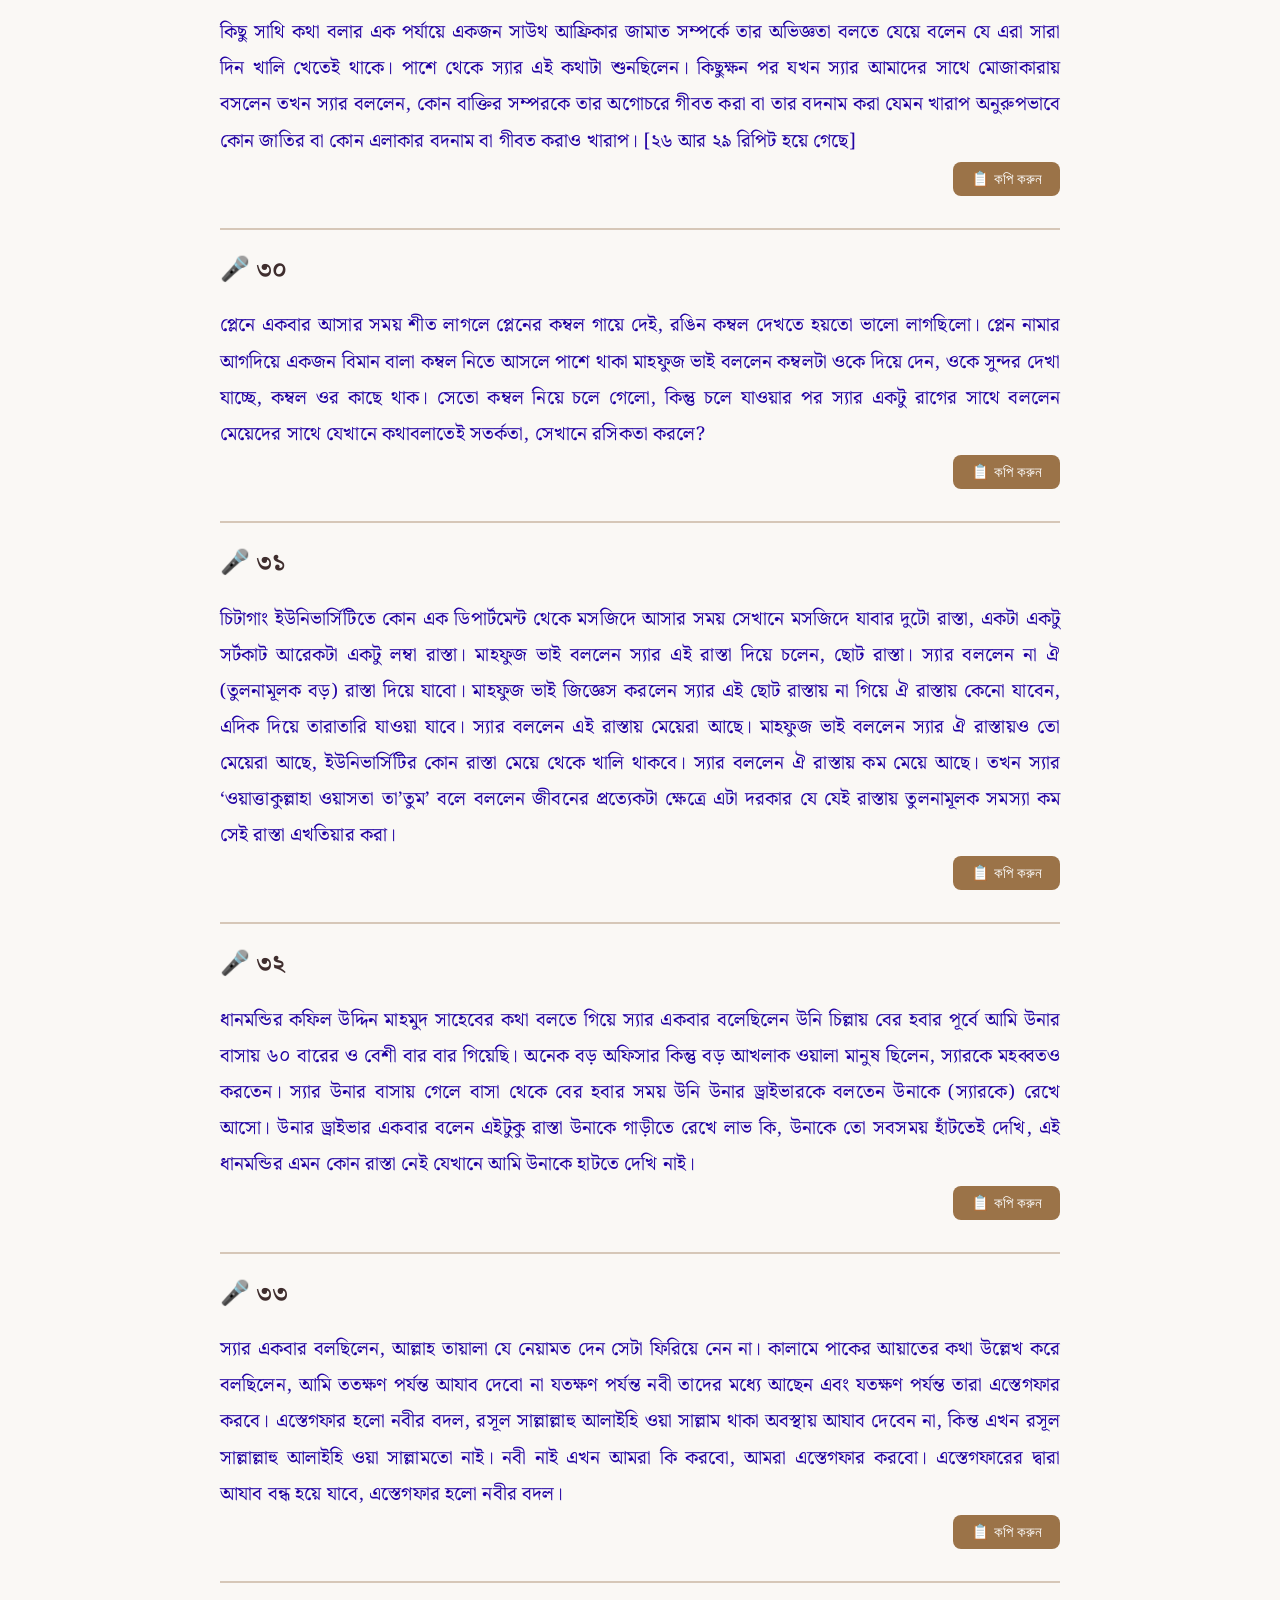
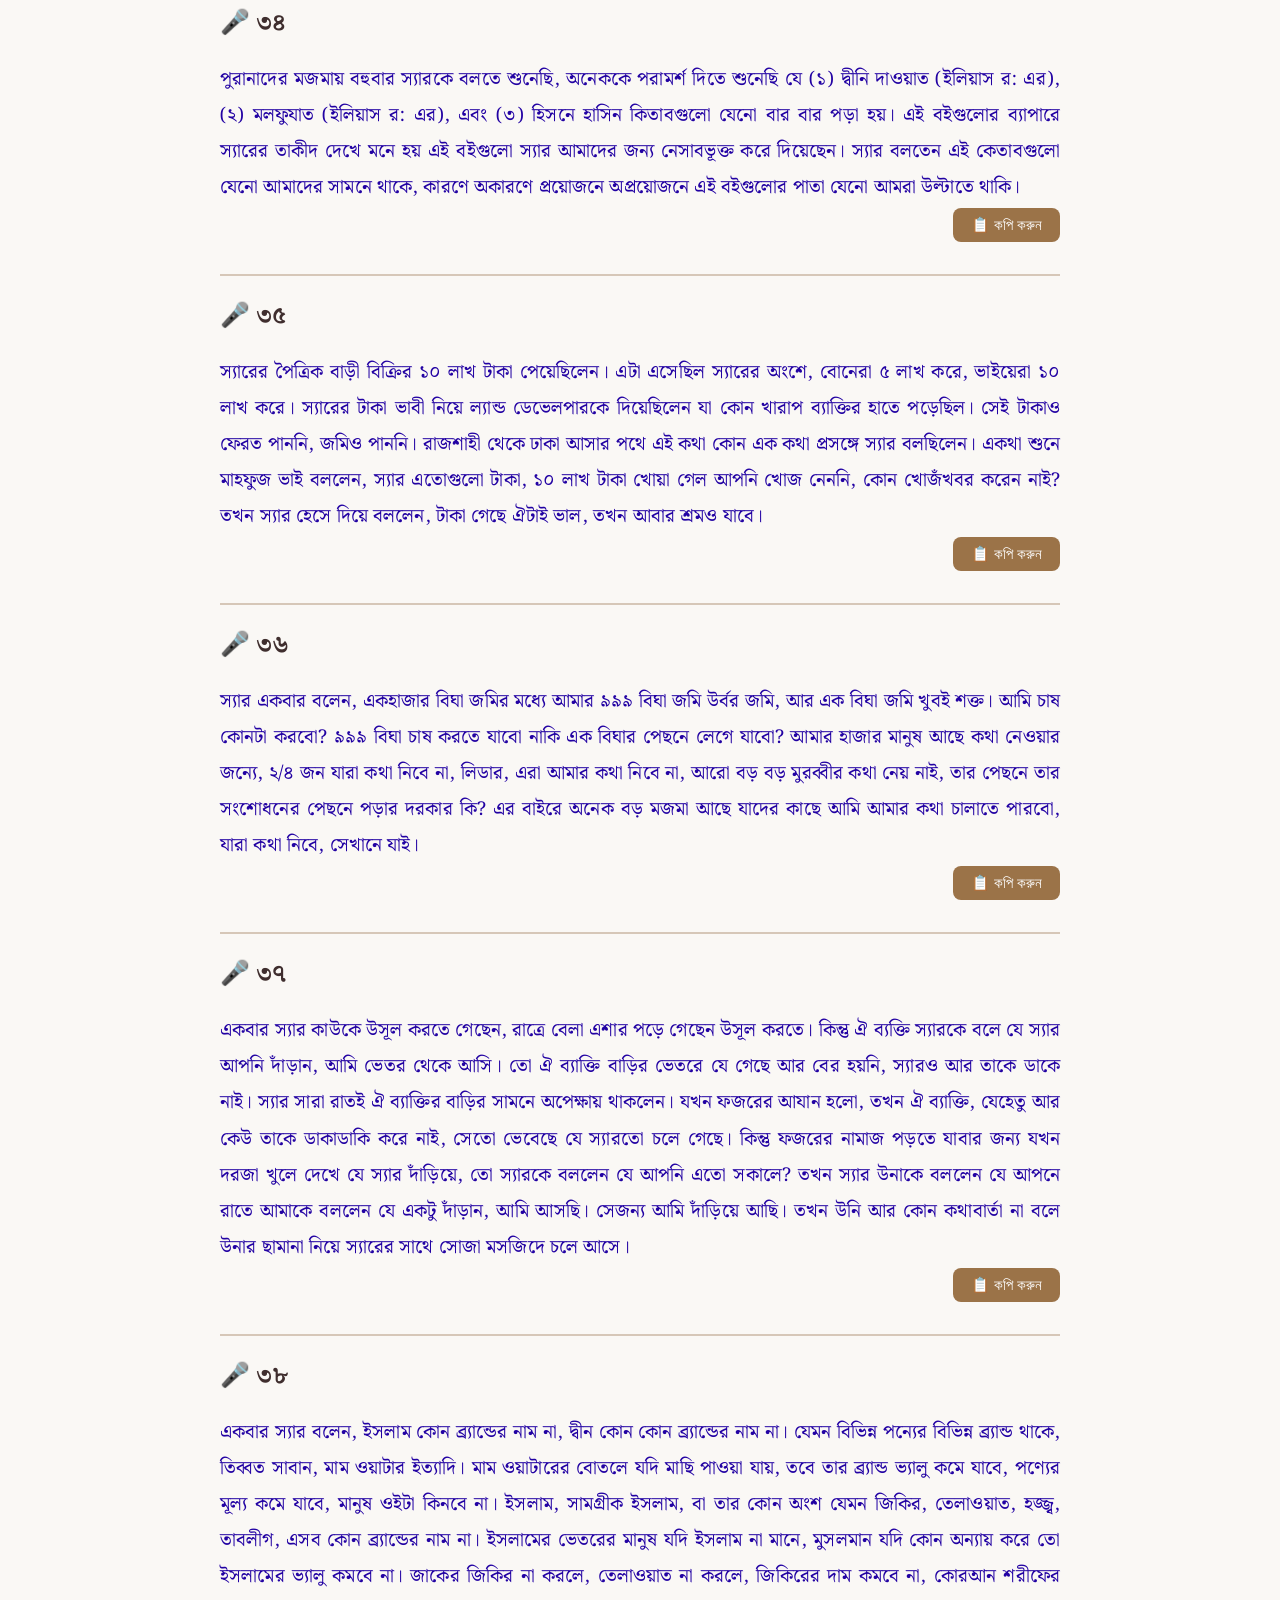
<file: malfuzat/volume-1.html>
<!DOCTYPE html>
<html lang="en">

<head>
    <meta charset="UTF-8">
    <meta name="viewport" content="width=device-width, initial-scale=1.0">

    <title>Mushfiq Ahmad [R.A.]</title>
<link rel="icon" type="image/png" sizes="32x32" href="../images/favicon.png">
<link rel="shortcut icon" href="../images/favicon.png">
<link rel="apple-touch-icon" href="../images/favicon.png">
    <link rel="stylesheet" href="../css/style.css">

    <link rel="preconnect" href="https://fonts.googleapis.com">
    <link rel="preconnect" href="https://fonts.gstatic.com" crossorigin>

    <link href="https://fonts.googleapis.com/css2?family=Cormorant+Garamond:wght@400;500;600;700&family=Noto+Serif+Bengali:wght@400;500;600;700&display=swap" rel="stylesheet">
</head>

<body>
<header class="site-header">

    <div class="container">

        <div class="site-branding">

            <div class="site-logo">

                <img src="../images/logo-flower.png" alt="Flower Symbol">

            </div>

            <h1>Mushfiq Ahmad [R.A.]</h1>

            <p class="tagline">
                A Light to the World<br>
                Rahbar of the 20th Century
            </p>

        </div>

    </div>

</header>



<nav class="main-nav">

    <div class="container">

        <ul>

            <li><a href="../index.html">Home</a></li>

            <li><a href="../about.html">About</a></li>

            <li><a href="../boyan/index.html">Boyan</a></li>

            <li><a class="active" href="index.html">Malfuzat</a></li>

            <li><a href="../contact.html">Contact</a></li>

        </ul>

    </div>

</nav>

<main>

<section class="volume-hero">

    <div class="container">

        <h1>মালফুযাত</h1>

        <h2>Volume 1</h2>

        <p>

            মালফুযাত ১–১০০

        </p>

    </div>

</section>


<section class="malfuzat-list">

<div class="container">


<section id="m1" class="malfuzat-item">

<h3>🎤 ১</h3>

<p>

ফ্রান্সে স্যারের তাবলীগের মেহনত শুরুর দিকে প্যারিসে উনার অবস্থান স্থলের নিকটবর্তী দুটি খাবার হোটেল ছিল, যার একটি ছিল মুসলমানদের পরিচালিত এবং অন্যটি পরিচালিত হতো ইহুদীদের দ্বারা। মুসলমান পরিচালিত হোটেলটিতে রান্নাবান্নায় পাক নাপাকীর শরীয়তের সীমা রেখার অনুসরনে দুর্বলতা ছিল। কিন্তু ইহুদীদের হোটেলটিতে রান্নাবান্নায় হালাল হারামের বিষয়টি শক্তভাবে খেয়াল রাখা হতো। খাবার গ্রহনের জন্য কোন হোটেলে যাওয়া ভালো হবে তা জানার জন্য স্যার তৎকালীন সেখানকার বড় আলেম ও আল্লাহ ওয়ালা প্রফেসর হামিদুর রহমান সাহেবের নিকট এই সমস্যার বিষয়ে জিজ্ঞেস করেন। স্যার বলেন উনি আমাকে মুসলমানদের পরিচালিত হোটেলেই সতর্কতার সাথে খাবার গ্রহনের পরামর্শ দেন।

</p>

<div class="copy-area">
    <button class="copy-btn">
        📋 কপি করুন
    </button>
</div>
</section>


<section id="m2" class="malfuzat-item">

<h3>🎤 ২</h3>

<p>

এক বয়ানে স্যার বলছিলেন, কোরআন শরীফ স্পর্শ করতে শারীরিক পবিত্রতা লাগে, আর কোরআন শরীফ বুঝতে হলে আত্মার পবিত্রতা লাগে। এটা হুদাল্লিল মুত্তাকিইন, মুত্তাক্বিনদের জন্য হেদায়েতস্বরূপ।

</p>
<div class="copy-area">
    <button class="copy-btn">
        📋 কপি করুন
    </button>
</div>
</section>


<section class="malfuzat-item">

<h3>🎤 ৩</h3>

<p>

এক বয়ানে স্যার বলছিলেন, আগন্তক দেখে বাসার কুকুর ঘেউ ঘেউ করলো, আর বাড়ীর মালিকের ইশারায় কুকুর থেমে গেলো। একবার বাসায় চোর দেখেও কুকুর ঘেউ ঘেউ শুরু করে, আর মালিকের ইশারা না পেয়ে চোরকে তাড়া করে। কুকুর এখানে মালিকের বন্ধু কে আর মালিকের শত্রু কে তা চিনে না, ব্যাক্তিগত (তার নিজস্ব জাতি সত্তার) কোন সম্পর্ক বিবেচনায় আনে না। মালিকের কারনেই বন্ধুত্ব আর মালিকের কারনেই শত্রুতা। বন্ধুত্ব আর শত্রুতা উভয়ই যেনো মালিকের (আল্লাহর) জন্য হয়, মালিকের সন্তুষ্টির দিকে রেখে হয়, ব্যাক্তিগত জজবা, সম্পর্ক, শত্রুতা কোনটা যেনো প্রাধান্য না পায়।

</p>
<div class="copy-area">
    <button class="copy-btn">
        📋 কপি করুন
    </button>
</div>
</section>

<section id="m4" class="malfuzat-item">

    <h3>🎤 ৪</h3>

    <p>
        নাটোর হাজীপাড়া মসজিদে পুরাতন সাথীদের মধ্যে এক মুজাকারায় স্যার বলছিলেন, বিয়েতে অনেকে কনের হাতে, মেয়ের হাতে মেহেদী লাগান। আর এই জন্য যেই মহিলা শীলপাটা দিয়ে মেহেদী বাটে সে বার বার নিজের হাতের দিকে তাকায় আর দেখে তার নিজের হাত রঙিন হচ্ছে কিনা। যে মেহেদী ঐ বাটনেওয়ালার নিজের হাত রাঙাতে পারে না, সেই মেহেদী কনের হাতও রাঙাতে পারবে না। আর ঐ বাটনেওয়ালা মহিলা যদি নিজের হাতের দিকে না তাকিয়ে মেহেদী বেটেই যায় আর যথারীতি ঐ বাটা মেহেদী পাতা কনেকে লাগানো হলো, আর দেখা গেলো হাত রঙিন হলো  না, তখন প্রশ্ন আসবে আসলে ওটা মেহেদী ছিলো নাকি ঘাস ছিলো? আমরা মেহনত করি অন্যের উপর, অন্যের পরিবর্তন করার চেষ্ঠা করি। হুশিয়ার মানুষ হিসেবে নিজের দিকেও বার বার তাকানো যে এই মেহনত দ্বারা আমার কতটুকু পরিবর্তন হলো। যে মেহনত নিজের পরিবর্তন আনতে পারে না, সেই মেহনত অন্যের হেদায়েত আনবে কিভাবে।
    </p>
<div class="copy-area">
    <button class="copy-btn">
        📋 কপি করুন
    </button>
</div>
</section>

<section id="m5" class="malfuzat-item">

    <h3>🎤 ৫</h3>

    <p>
        শাহ আলম ভাই বলেন, স্যার এতোটাই সাধারণ ও স্বাভাবিক মেজাজের ছিলেন যে এস্তেমার মাঠে বিদেশীদের টেন্টে আরবদের সাথে দেখা সাক্ষাৎ ও কথাবার্তার ফাঁকে ফাঁকে একটু ফ্রি হলে আমার পি.এইচ.ডি থিসিসের কারেকশনের জন্য দেখাতাম, আমিও স্যারকে দেখানোর সাহস পেতাম আর স্যারও ফ্রি হলেই বা বিশ্রামের সময় দেখে দিতেন। এরকম কথা স্যার কখনো বলেননি, এতোবড় এস্তেমা, সারা দুনিয়ার মানুষ দ্বীনের ফিকির নিয়ে একত্রিত হয়েছে, আমি এতো এতো ব্যাস্ত, বিদেশী মেহমানদের সাথে মোলাকাত ও দ্বীনি ফিকির নিয়ে আছি, আর তুমি কিনা এই গুরুত্বপূর্ণ সময়ে এই দুনিয়াবী ফিকির নিয়ে এখানে এসেছো।
    </p>
<div class="copy-area">
    <button class="copy-btn">
        📋 কপি করুন
    </button>
</div>
</section>

<section id="m6" class="malfuzat-item">

    <h3>🎤 ৬</h3>

    <p>
        একসময় আমার ঢাকা যাবার কথা শুনে লুৎফর ভাই (রাজশাহী বিশ্ববিদ্যালয়ের শিক্ষক), উনার বিয়ের এক প্রস্তাব সম্পর্কে স্যারের মতামত জানার জন্য স্যারের সাথে দেখা করতে বললেন। স্যার ঐ সময় বিশ্ববিদ্যালয় থেকে ছুটি নিয়ে ঢাকায় ছিলেন, থাকতেন ঢাকা সোবহানবাগে। গাইবান্ধার এক ধনী ব্যবসায়ীর মেয়ের সাথে বিয়ের প্রস্তাব ছিল। স্যার বিস্তারিত শুনে বললেন, যে জিনিষ দেখে বিয়ে করা হয় বা বিয়ে দেয়া হয়, বিয়ের পর বিপরীত পক্ষের কাছে ঐ জিনিষের গুরুত্ব থাকে, দাপট থাকে, ঐ জিনিষের হেফাজতের ফিকির গালেব থাকে। আমি বললাম, স্যার একটু খুলে বললে আমার বুঝতে সহজ হবে। স্যার বললেন, মনে করো কেউ খুব সুন্দর দেখে বিয়ে করলো, বিয়ের পর ঐ মেয়ের সোর্ন্দয্যের বড়াই, রূপচর্চা, রূপচর্চার জিনিষ পত্রের ফিকির, রূপের কারণে অন্যদের তাচ্ছিল্য ইত্যাদি তার মধ্যে থাকবে। অনুরূপ কেউ যদি মেয়ের বিয়ের জন্য পদ দেখে জামাই নির্বাচন করে, বিয়ের পর সেই জামাইয়ের পদের বরাই থাকাটাই স্বাভাবিক। দুইপাশেই  (ছেলে ও মেয়ে উভয় দিকে) নির্বাচনের ক্ষেত্রে একই কথা, মাল দেখে বিয়ে করলে মালের, বংশ দেখে বিয়ে করলে বংশের গুরুত্ব দাপট ইত্যাদি থাকবে। দ্বীন দেখে বিয়ে করলেও দ্বীনের, দ্বীনদারীর হেফাজতের চিন্তা মাথায় থাকবে এবং দ্বীনদারীকেই বড় আকারে দেখবে।
    </p>
<div class="copy-area">
    <button class="copy-btn">
        📋 কপি করুন
    </button>
</div>
</section>

<section id="m7" class="malfuzat-item">

    <h3>🎤 ৭</h3>

    <p>
        মসজিদে নববীতে নামাজ শেষ করে বাসায় ফেরার পথে রাস্তার ধারে সুন্দর কিছু বিদেশি সুগন্ধি বিক্রি হতে দেখলাম। দৃষ্টিনন্দন বোতল, আকর্ষণীয় ঘ্রাণ—সব মিলিয়ে মনে হলো কিনে নিয়ে যাই। দেশে ফেরার পর আমার কর্মস্থলের প্রধানকে একটি হাদিয়া দিতে পারলে ভালো হয়—এই নিয়তে স্যারের কাছে আগ্রহ প্রকাশ করলাম।

স্যার আমার কথার উত্তরে খুব হালকা ভঙ্গিতে মাথা একটু কাত করলেন, অল্পস্বরে, কিন্তু খুব গভীর মহব্বতের সাথে বললেন: ”থাক, কিনো না।”

স্যারের কণ্ঠে ছিল না কোনো তিরস্কার, ছিল না কোনো নিরুৎসাহ। বরং অনুভব করলাম, এই সংক্ষিপ্ত বাক্যের মধ্যে স্যার যেন একটি গভীর দৃষ্টি ফুটিয়ে তুলছেন— ”এক উদ্দেশ্য নিয়েই চলো।” 

মনে হলো, স্যারের এই হালকা মাথা কাত করা ও সংক্ষিপ্ত শব্দ ‘থাক, কিনো না’ বহন করছিলো এক গভীর শিক্ষা। বৈধ হলেও সব কিছু গ্রহণযোগ্য (নেওয়ার) নয়, যখন উদ্দেশ্য ভালো হলেও অন্যান্য পথের মোহে চূড়ান্ত (এক) মনজিল হালকা হয়ে যাবার সম্ভবনা দেখা দেয়।

স্যার যা বলেন নি, সেটাও অনেক কিছু বলে দেয়। স্যার সম্ভবত বোঝাতে চেয়েছিলেন যে সব বৈধ কাজই সব সময় সব প্রেক্ষাপটে সমানভাবে কল্যাণকর নয়। কখনো এমনও হয়, বৈধ জিনিস থেকেও বেঁচে থাকাই অন্তরের জন্য বেশি নিরাপদ, যদি চূড়ান্ত উদ্দেশ্যকে অক্ষুণ্ণ রাখতে হয়। দুনিয়ার বৈধ সৌন্দর্যেও মোহ সৃষ্টি হতে পারে—সে মোহে পড়লে লক্ষ্য থেকে সরে যাওয়ার শঙ্কা তৈরি হয়, তাই আত্মার হেফাজতে অনেক বৈধ অবলম্বন থেকেও বিরত থাকা অনেক সময় হিকমতের কাজ হয়ে দাঁড়ায়।
    </p>
<div class="copy-area">
    <button class="copy-btn">
        📋 কপি করুন
    </button>
</div>
</section>

<section id="m8" class="malfuzat-item">

    <h3>🎤 ৮</h3>

    <p>
        ফ্রান্সের জামাতের নুসরত ও সিংড়ার উপজেলা আমীর সাহেবের (যিনি অসুস্থ ও বিছানারত ছিলেন) সাথে দেখা করার জন্য সিংড়ায় যাবার প্রোগ্রাম হয়। দেখা সাক্ষাৎ শেষে সিংড়ার সাথীরা পুরানা সাথীদের জোড় উপলক্ষে অতিরিক্ত একদিন থাকার ফায়সালা করেন। ঐসময় কিশোরগজ্ঞ থেকে দুই ভাই স্যারের সাথে দেখা করতে সিংড়ায় আসেন। যাদের একজনের পরিবারের বিস্তারিত খোঁজখবর স্যার রাখতেন, উনি তাবলীগে সময় লাগানোর জন্য পিতার বিরাগভাজন ছিলেন। তার সাক্ষাতে ও কুশল বিনিময়ে স্যার তার অসুস্থ ও বয়স্ক পিতার শরীরের হালত জিজ্ঞাসা করেন। ঐ সাথী স্যারের জিজ্ঞাসার জবাবে উত্তর দিলেন, এখনতো আগের চেয়ে আরো মোটাতাজা হয়েছে। তার এই জবাব শোনার সাথে সাথেই স্যারের চেহারায় খুব রাগান্বিত হওয়ার লক্ষণ দেখা যায়, খুব রাগের সাথে স্যার বলেন এমন ভাষা মানুষ গরু ছাগলের ব্যাপারে ব্যবহার করে, উনিতো তোমার পিতা। পিতার সম্পর্কে এমন তাচ্ছিল্যমূলক জবাবে স্যার এতটাই বিরক্ত ছিলেন যে, পরবর্তী দুই দিন স্যারের সাথে ঐ ভাইয়ের অবস্থানকালীন স্যার তার সাথে আর কোন কথা বলেননি।
    </p>
<div class="copy-area">
    <button class="copy-btn">
        📋 কপি করুন
    </button>
</div>
</section>

<section id="m9" class="malfuzat-item">

    <h3>🎤 ৯</h3>

    <p>
        রাইব্যান্ড থেকে ফেরার পথে অসুস্থ পুরানা মুরব্বী হাজী সেলিম সাহেব (মাওলানা ফাহিম সাহেবের পিতা) এর সাথে দেখা করার জন্য লাহোরে উনার বাসায় যাবার প্রোগ্রাম হয়। স্যারকে বাসায় নেবার জন্য উনি উনার নাতিকে দিয়ে গাড়ী পাঠিয়ে দিলে মার্কাজ থেকে গাড়ীতে চড়ে রওনা হই। মার্কাজ থেকে বের হয়ে অল্প দূরে (যেখানে রাস্তার দুইধারে অনেক দোকান ও বাজার) আসার পর আমি স্যারকে বললাম যে আত্মীয় স্বজনের জন্য কিছু হাদীয়া কিনতে চাই। স্যারের এজাজত নিয়ে আমি ও মাহবুব মোরশেদ (মার্কাজ থেকে আমাদের এগিয়ে দিতে এসেছিল) গাড়ী থেকে নেমে বাজার করতে বের হই। স্যার একা গাড়ীতে বসে ছিলেন ও গাড়ী আমার জন্য রাস্তার ধারে অপেক্ষা করছিলো। প্রায় পৌনে এক ঘন্টার বাজার সেরে গাড়ীতে এসে বসলাম, খুব ভয়ে ছিলাম এই ভেবে যে সফর থেকে ফেরার পথে রাস্তায় গাড়ী থামিয়ে এতো লম্বা সময় বাজার করায় স্যার নিশ্চয়ই খুব বিরক্ত হয়েছেন। অন্যদিকে লাহোরে স্যারের জন্য মেজবান হাজী সেলিম সাহেব অপেক্ষায় আছেন। স্যার একা একা বসে ছিলেন, আবার মেজবানের সময় নষ্ট করলাম, ইত্যাদি ভেবে আমি ভয়ে ছিলাম। কিন্তু স্যারের মধ্যে রাগ বা বিরক্তির কিছু না দেখে আমি কি কি বাজার করলাম এবং কার জন্য কি কি নিয়েছি তা স্যারকে শুনালাম। স্যার জানতেন যে বিয়ের মাত্র ১৫ দিন পরেই ছিল আমার ঐ সফর। স্যার বড় মহব্বতের সাথে বললেন, বাসায় গিয়ে তুমি নিজেই সব বন্টন না করে কাকে কোনটা দিবে তা তোমার আম্মার সামনে সব রেখে তার পরামর্শ নিয়ে বন্টন করবে। ঐ সময় স্যারের ঐ পরামর্শটা ছিল আমার জীবনের জন্য একটা মাইলফলক।
    </p>
<div class="copy-area">
    <button class="copy-btn">
        📋 কপি করুন
    </button>
</div>
</section>

<section id="m10" class="malfuzat-item">

    <h3>🎤 ১০</h3>

    <p>
        শামসুজ্জামান ভাই (জামনগর, নাটোর) বলেন, একদিন বিকেলে স্যার দেখা সাক্ষাৎ ও সাথীদের খোঁজ খবর নিতে আমাদের হলে আসেন। দেখা সাক্ষাৎ শেষে আমি রাতে হলে থাকতে বললে স্যার নিঃসংকোচে খুব স্বাভাবিকভাবে আমাদের রুমে ছাত্রদের সাথে হলে থাকতে রাজী হয়ে যান। শেষ রাতে তাহাজ্জ্বুদের সময় স্যার বলেন আমি রোজা রাখতে চাই। আমি পাতিলে থাকা অল্প কিছু ভাত প্লেটে বেড়ে স্যারকে সেহেরী খাবার জন্য দেই। স্যার পাতিলটি নিয়ে পাতিলের ভেতরে চতুপার্শ্বে লেগে থাকা অবশিষ্ট সবগুলো ভাত এক এক করে তুলে প্লেটে নিয়ে নেন। পাতিলটা এভাবেই মুছা ও খালি হয়ে যায় যে একটি ভাতও অবশিষ্ট থাকে না যা পাতিল ধোয়ার সময় ফেলে দেয়া হতো বা নষ্ট হতো।
    </p>
<div class="copy-area">
    <button class="copy-btn">
        📋 কপি করুন
    </button>
</div>
</section>

<section id="m11" class="malfuzat-item">

    <h3>🎤 ১১</h3>

    <p>
        স্যারের সাথে হজ্জ্বের সফরে, স্যারের শেষ হজ্জ্ব, জেদ্দা এয়ারপোর্টে ইমিগ্রেশনের কাজ শেষে ভেতরেই আমরা ফজরের নামাজের জন্য দাঁড়িয়ে যাই। স্যার আমাকে সামনে যেতে বলেন নামাজ পড়ানোর জন্য। আমরা জামাতের জন্য দাঁড়ালে বিভিন্ন দেশের আরো অনেক হাজী জামাতে শরীক হলে জামাত অনেক বড় হয়ে যায়। আমি সময় কম ও হাজী সাহেবদের ইমিগ্রেশনের কাজ শেষ করার তাকাদা মনে করে প্রথম রাকাতে সূরা লাহাব এবং দ্বিতীয় রাকাতে সূরা এখলাস দিয়ে নামাজ শেষে সালাম ফিরিয়ে জলদী বের হবার তৈয়ারীর জন্য দাঁড়ালে স্যার একটু নারাজীর স্বরে বললেন, “হজ্জ্বের সফর শুরু করলে অভিশাপ দিয়ে”। আমার কাছে তখন নিজিকে এই ভেবে অপরাধী মনে হচ্ছিল যে সূরা লাহাব ছাড়াওতো আরো অনেক ছোট সূরা ছিল।
    </p>
<div class="copy-area">
    <button class="copy-btn">
        📋 কপি করুন
    </button>
</div>
</section>

<section id="m12" class="malfuzat-item">

    <h3>🎤 ১২</h3>

    <p>
        এন্তেকালের কিছুদিন পূর্বে তাবলীগের চলমান সমস্যার ব্যাপারে ঢাকা বিশ্ববিদ্যালয়ের শিক্ষক (অবঃ) মজ্ঞুর স্যার স্যারের সাথে দেখা করতে আসবেন শুনে মাহফুজ ভাই বললেন স্যার উনি তো ওয়াসিফের লোক (উনার সাথে কথা বলে খুব একটা সুবিধা হবে না)। মাহফুজ ভাইয়ের কথা শুনে স্যার বললেন এখন যদি ইনজিনিয়ার মাহফুজ হান্নানও (তাবলীগের চলমান সমস্যার ব্যাপারে প্রকাশ্য মাশোয়ারায় সমাধান চাওয়ার কারনে অনেক সাথীকে আটক রেখে যে নির্মমভাবে নির্যাতন করে এবং যার/যাদের প্রত্যক্ষ মদদে অনেক সাথীকে মিথ্যা অভিযোগ দিয়ে জেলে দেওয়া হয়) আসে এবং আমার সাথে কথা বলতে চায়, আমি তার সাথেও কথা বলবো।
    </p>
<div class="copy-area">
    <button class="copy-btn">
        📋 কপি করুন
    </button>
</div>
</section>

<section id="m13" class="malfuzat-item">

    <h3>🎤 ১৩</h3>

    <p>
        একবার স্যার বলেন, রসূলে পাক সাল্লাল্লাহু আলাইহি ওয়া সাল্লাম অতীত, বর্তমান ও ভবিষ্যত জানার পরও এই দোয়া করেন, 
فَلا تَكِلـني إِلى نَفْـسي طَـرْفَةَ عَـيْن، وَأَصْلِـحْ لي شَأْنـي كُلَّـه
“আয় আল্লাহ আমাকে এক মুহুর্তের জন্যও আমার নিজের উপর সোপর্দ কোরেন না, এবং আমার সমস্ত বিষয় আমার জন্য ঠিক করে দেন।” খোদ আল্লাহ তায়ালার রসূল সাল্লাল্লাহু আলাইহি ওয়া সাল্লাম ও আল্লাহ পাকের ফায়সালা নিয়ে চলতো, নিজে নিজে চলতেন না। তো আমরা সাধারণ মানুষ, আমাদের নিজে নিজে ফায়সালা করে চলাতো গোমরাহী।
    </p>
<div class="copy-area">
    <button class="copy-btn">
        📋 কপি করুন
    </button>
</div>
</section>

<section id="m14" class="malfuzat-item">

    <h3>🎤 ১৪</h3>

    <p>
         শাহ আলম ভাই (শাহজালাল বিশ্ববিদ্যালয়ের শিক্ষক) বলেন, আমি যখন সিলেটে চাকরীতে যাই তখন স্যার আমাকে বলেন, মেহনতের জন্য বেশিরভাগ সময় ছাত্রদের সাথে দিবে, শিক্ষকদের পেছনে অতিরিক্ত সময় নষ্ট করবে না। সিলেট ওলামায়ে কেরামদের অঞ্চল, ওলামায়ে কেরামদের সাথে খুব সম্পর্ক গড়ার চেষ্ঠা করবে এবং তাদের খেদমতে বেশী বেশী হাজিরা দিবে। মাদ্রাসাগুলোতে ওলামায়ে কেরামদের সাথে সাক্ষাতের জন্য যাওয়া আসা করবে, ওলামা হজরতগনের নিকট থেকে ফায়দা নেওয়ার চেষ্ঠা করবে।
    </p>
<div class="copy-area">
    <button class="copy-btn">
        📋 কপি করুন
    </button>
</div>
</section>

<section id="m15" class="malfuzat-item">

    <h3>🎤 ১৫</h3>

    <p>
        শাহ আলম ভাই বলেন, মালয়েশিয়া যাওয়ার পূর্বে আমি স্যারের কাছে দোয়ার জন্য গেলে স্যার তিনটা নসিহত করেন। (ক) যাচ্ছো যাও, কিন্তু ফিরে আসার নিয়তে যাও, ওখানে থেকে যাওয়ার নিয়ত করবে না। আর বন্ধু পরিচিত যারা আছে তাদেরক তাশকিল করবে তারা যেনো দেশে চলে আসে। (খ) গাড়ী কিনবে না, নিজে পায়ে হেটে যতটুকু পারো গাসত করবে। (গ) প্রত্যেক নবীই নিজ ভাষায় নিজ কওমের উপর মেহনত করেছেন, মূল মেহনতটা নিজ ভাষায় নিজ কওমের উপর।
    </p>
<div class="copy-area">
    <button class="copy-btn">
        📋 কপি করুন
    </button>
</div>
</section>

<section id="m16" class="malfuzat-item">

    <h3>🎤 ১৬</h3>

    <p>
        একবার স্যার বলেন, পাকিস্থানের প্রথম জিম্মাদার শফিউল্লাহ কোরাইশী সাহেব এন্তেকালের পূর্ব মুহূর্তে বলেছিলেন, পৃথিবীতে এখন এতো বেশী অন্ধকার যে যেকেউ জোড়ে একটা চিৎকার দিক সেও কিছু অনুসারী পেয়ে যাবে, তার পাশেও কিছু লোক একত্রিত হয়ে যাবে।
    </p>
<div class="copy-area">
    <button class="copy-btn">
        📋 কপি করুন
    </button>
</div>
</section>

<section id="m17" class="malfuzat-item">

    <h3>🎤 ১৭</h3>

    <p>
        মাহফুজ ভাই বলেন, মসজিদে নববীতে আমরা নামাজের জন্য অপেক্ষা করছি, দেরী আছে নামাজের, আমি বললাম স্যার নামাজের সময়তো আছে জিয়ারত করে আসি। স্যার স্বাভাবিকের চেয়ে একটু উচুঁ গলায় রাগ প্রকাশ করে বললেন, জিয়ারত? এটা কি একটা তুচ্ছ জিনিষ? সময় আছে তাই জিয়ারত করতে গেলাম? স্যারের ধমক শুনে আমি চুপসে গেলাম, আমার চুপসে যাওয়া দেখে স্যার একটু তাছাল্লি দিলেন। বললেন ইনশাআল্লাহ আগামীকাল যাবো। মাহফুজ ভাই বলেন, মানে মনে করো আমি একটা কাজে গেলাম কাজটা হচ্ছে না বা দেরী হবে সময় আছে তো একটু দেখা করে যাই, আরেকটা হলো যে দেখা করার জন্যে যাওয়া। তার পরের দিন ফজরের নামাজের পরে প্রস্তুতি নিয়ে স্যার জিয়ারতে গেলেন, এইযে স্যার ওখানে গিয়ে কান্নাকাটি করতে শুরু করলেন আমার মনে হচ্ছিল স্যার কখন যেনো পড়ে যাবে, হিস্কি দিয়ে দিয়ে কাঁদতে কাঁদতে কাঁদতেই থাকলেন, তারপর ভিড় যখন শুরু হয়ে গেলো তখন আমরা বের হয়ে গেলাম। তখন স্যার আঁ আঁ আঁ করতে করতে ছোট বাচ্চার মতো ফুপাঁতে ফুপাঁতে আধা মাইল দূরে জান্নাতুল বাকীর মধ্যে গেলাম প্রায় ওসমান রাদিয়াল্লাহু তায়ালা আনহুর কবর পর্যন্ত স্যার ঐভাবে ফুপাঁতেই আছেন ফুপাঁতেই আছেন। মনে হচ্ছিল স্যার নিজের মধ্যে আর নাই।
    </p>
<div class="copy-area">
    <button class="copy-btn">
        📋 কপি করুন
    </button>
</div>
</section>

<section id="m18" class="malfuzat-item">

    <h3>🎤 ১৮</h3>

    <p>
        একবার এস্তেমার পর কাকরাইল মসজিদে নিজামুদ্দিনের মুকিম আলীগড়ের নাদের আলী খান সাহেবের সাথে স্যারের দেখা হলে উনি স্যারকে জিজ্ঞেস করেন, আয় মুসফিক তোমার সাথে আমার কতো বছরের পরিচয়? স্যার উত্তর দিতে একটু দেরী করছিলেন, উনি নিজেই উত্তর দেন, তোমার সাথে আমার ৩৮ বছরের পরিচয়। উনি আবার প্রশ্ন করেন, সুরমা কখন চোখে দেওয়ার উপযুক্ত হয়? উনিই উত্তর দেন, সুরমা চোখে দেওয়ার উপযুক্ত হয় যখন ওটা পেশা হয়, পিশতে পিশতে ওটা গুড়া হয়ে যায় তখন ওটা চোখে দেয়। পেশা হয়ে গেলে ওটা বুঝা যাবে কিভাবে, পরিপূর্ণভাবে পেশা হওয়ার আগ পর্যন্ত ওর ছোট ছোট দানা চিক চিক চিক চিক করতে থাকে, যতক্ষণ দানা চিক চিক চিক চিক করতে থাকে তখনও ওটা পেশা সম্পূর্ণ হয়নি। আরো পিশতে হয়, যখন একবারেই পিষ্ট হয়ে যায় তখন আর চিক চিক করে না। তো তুমি এখনও একটু চিক চিক করছো। আমি তোমাকে আর দুই বছর সময় দিলাম, এটা তোমার ওজিফা, তোমার এই চিক চিক যেনো আর না করে। তারপর উনি জিজ্ঞেস করলেন, তুমি বয়াত হয়েছো কোথাও? স্যার উত্তর করলেন, না। উনি বললেন এক্ষণি চলে যাও, জোবায়েরুল হাসান নিচে আছে, গিয়ে বলো আমি পাঠিয়েছি, তোমার কথা বলবে না, গিয়ে বলবে আমি পাঠিয়েছি, তোমাকে যেনো বয়াত করে নেন। স্যার উঠে জলদি জোবায়েরুল হাসান সাহেবের নিকট গিয়ে বয়াত হয়ে গেলেন। স্যারকে জোবায়ের সাহেব জিজ্ঞাসা করলেন, কি আমল করো তুমি? স্যার বললেন, কোরআন শরীফ মুখস্ত করি। উনি বললেন যেটা মুখস্ত করবা সেটা নফল নামাজে পড়বা, এটাই তোমার ওজিফা।
    </p>
<div class="copy-area">
    <button class="copy-btn">
        📋 কপি করুন
    </button>
</div>
</section>

<section id="m19" class="malfuzat-item">

    <h3>🎤 ১৯</h3>

    <p>
        মাহফুজ ভাই বলেন, এই কাজের ব্যাপারে, দাওয়াতের ব্যাপারে স্যার যে দিক নির্দেশনা দিয়েছেন, স্যার যেসব হেদায়েত দিয়েছেন, সেসব তিনি প্রত্যক্ষ করেছেন একেবারে ময়দানের ভেতরে থেকে। স্যার মাইলের পর মাইল হেটেছেন, সাধারন সাথীদের সাথে গাসত করেছেন, মেহনত করেছেন, খেয়ে না খেয়ে সাধারন মানুষের ময়দানে গ্রামে গ্রামে শহওে শহরে স্যার গিয়েছেন। উত্তর বঙ্গের এমন কোনো থানা নাই যেখানে স্যার যান নাই, এমন অনেক ইউনিয়ন আছে, প্রত্যন্ত গ্রাম যেখানে একেক জন সাথীর খোঁজে স্যার সেখানে পৌঁছেছেন এবং তাদেরকে তাদের বাধাকে দেখেছেন, তাদের সমস্যাকে পর্যবেক্ষণ করেছেন, এবং এই অভিজ্ঞতা তজরবা এবং স্যারের তার অন্তরের ব্যাথা দরদের ভিত্তিতে স্যার আমাদের হেদায়েত দিতেন, দিক নির্দেশনা দিতেন। কাজেই এইসব নির্দেশনার যে ওজন শুধু উচু মেম্বরে বসে থেকে বয়ানের মাধ্যমে ওইটা পাওয়া যাবে না। যারা সাধারন মানুষ থেকে দূরে, কাজের ময়দানে ৩০ বছর নাই, মেম্বর আর মাশোয়ারাই যার ময়দান, তিনি যে হেদায়েত দিবেন তিনি যে দিক নির্দেশনা দিবেন, মেম্বর থেকে যে হেদায়েত দিবেন এই দুই নির্দেশনার মধ্যে ব্যাপক পার্থক্য।
    </p>
<div class="copy-area">
    <button class="copy-btn">
        📋 কপি করুন
    </button>
</div>
</section>

<section id="m20" class="malfuzat-item">

    <h3>🎤 ২০</h3>

    <p>
        হজরতজ্বী এনামুল হাসান রহমতুল্লাহি আলাইহির এন্তেকালের পরে একসময় মাহফুজ ভাই স্যারকে জিজ্ঞেস করলেন স্যার নিযামুদ্দিন যাবেন না? স্যার তখন গভীর বেদনার সাথে বাহাদুর শাহ জাফরের ঐ শের বললেন, “লাগতা নাহী জ্বী মেরা উযরা দেয়ার মে” “ঐ গ্রামে আমার আর মন লাগে না যে গ্রাম উজার হয়ে গেছে”।
    </p>
<div class="copy-area">
    <button class="copy-btn">
        📋 কপি করুন
    </button>
</div>
</section>

<section id="m21" class="malfuzat-item">
    <h3>🎤 ২১</h3>
    <p>স্যারের জীবনের শেষ সময়ের আন্দোলনের শুরুতে একজন আলেম স্যারকে একসময় জিজ্ঞেস করলেন, এই যে লিফলেট, চিঠি পত্র বিলি করা হচ্ছে, তাবলীগের মুরব্বীদের দোষ ত্রুটি সাধারণ লোকদের সামনে আসছে, এরদ্বারা তো এই মেহনতের ক্ষতি হচ্ছে, মেহনত সম্পর্কে সাধারণ মানুষের খারাপ ধারণা পয়দা হচ্ছে, এর দ্বারা আপনি কি চাচ্ছেন? স্যার তখন ইউসূফ রহমাতুল্লাহি আলাইহির কথা উল্লেখ করে বললেন, উনাকে কেউ একজন একসময় জিজ্ঞেস করেছিল, আপনি এই যে বিদেশে জামাত পাঠাচ্ছেন, এতো এতো টাকা পয়সা খরচ করে জামাত বিদেশে সফর করছে, কিন্তু বাস্তবে যা দেখা যাচ্ছে যে জামাতগুলো গুটিকয়েক মুসলমানের সাথে দেখা সাক্ষাৎ করে চলে আসছে, চিল্লা তিন চিল্লা সময় ব্যয় করে চলে আসছে। এর মাধ্যেমে বাস্তব কি ফায়দা আপনি দেখছেন? এসবের দ্বারা আপনি কি চাচ্ছেন? এর উত্তরে ইউসূফ রহমাতুল্লাহি আলাইহি বললেন, এই সমস্ত সফরের দ্বারা একজন মানুষও যে দাঁড়িয়ে পেশাব করে সে যদি আল্লাহর রসূল সাল্লাল্লাহু আলাইহি ওয়া সাল্লাম এর সুন্নতের অনুসরণে বসে পেশাব করা শিখে নেয়, তো তাদের এই এতো এতো পয়সা খরচ উসূল হয়ে যাবে। ঐ এক সুন্নত এক মানুষের মধ্যে জিন্দা হওয়ার মোকাবেলায় এতো এতো সময় ব্যয় এতো টাকা পয়সা খরচ, কোন খরচ না। এই কথার ভূমিকা ধরে স্যার তখন বললেন, আজকে সারা দুনিয়াতে তাবলীগের এই হক্ক মেহনত চলছে, এর মধ্যে এই যে লিফলেট বিলি করা হচ্ছে, এর দ্বারা সাময়িক কিছু ক্ষতি হচ্ছে, কিন্তু এর চেয়ে অনেক বেশী মারাত্মক হলো আকীদাগত ক্ষতি। আমভাবে মানুষ মনে করে, তাবলীগের সাথীরা মনে করে যে মুরব্বীদের ব্যাপারে কথা বলা যাবে না এবং মুরব্বীদের ভূল ধরা যাবে না। এরকম আকীদা তো নবীদের শানে প্রযোজ্য, নবীরা মাসুম ছিলেন। নিজের অজান্তেই মুরব্বীদেরকে নবীদের পর্যায়ে বিবেচনা করা হচ্ছে, যা বিরাট আকীদাগত সমস্যা। তাবলীগের মধ্যে বিরাট এই মজমার এই যে আকীদাগত ক্ষতি, তার মোকাবেলায় এই লিফলেট বিলি করার যে ক্ষতি তা ক্ষতিই না। যদি আমাদের এই চিঠিপত্র ও লিফলেট বিলির দ্বারা সাময়িক কিছু ক্ষতি হয়েও যায়, আর এর মাধ্যেমে একজন মানুষও তার আক্বীদার ব্যাপারে সচেতন হয়, তো আমাদের পোষায় যাবে, পয়সা উসূল হয়ে যাবে (ইউসূফ রহমাতুল্লাহি আলাইহির কথার সাথে মিল রেখে বললেন)।</p>
    <div class="copy-area">
    <button class="copy-btn">
        📋 কপি করুন
    </button>
</div>
</section>

<section id="m22" class="malfuzat-item">
    <h3>🎤 ২২</h3>
    <p>একবার স্যার বলেন, বাংলাদেশের তবলীগের কাজটা মাথার মতো। তাবলীগের পপুলেশনের প্রায় এক তৃতিয়াংশ বাংলাদেশের, সারা দুনিয়াতে দুই তৃতিয়াংশ। তারপর এখানে বিশ্ব এস্তেমা হয়, সমস্ত দুনিয়া থেকে খুব সহজে এখানে একত্রিত হতে পারা যায়। সংখ্যার দিক থেকে বিশ্ব এস্তোমার কারনে বাংলাদেশের তবলীগের কাজটা এখন মাথার পর্যায়ে, ইন্ডিয়া পাকিস্থানের কাজ দুই হাতের মতো। মাথা যদি নষ্ট হয়ে যায় তো কাজ নষ্ট হয়ে যাবে।</p>
    <div class="copy-area">
    <button class="copy-btn">
        📋 কপি করুন
    </button>
</div>
</section>

<section id="m23" class="malfuzat-item">
    <h3>🎤 ২৩</h3>
    <p>সায়ীদ আবুবকর ভাই বলেন, আমার মার্স্টাস পরীক্ষা শেষ হলে একদিন স্যার ও উপশহরের কর্ণেল আনোয়ারুল আলম সাহেব আমার সাথে দেখা করতে আসেন। স্যার কর্ণেল সাহেবকে বলেন ওর পরীক্ষা শেষ, আল্লাহর রাস্তায় বের হতে পারে। কর্ণেল সাহেব আমাকে বিভিন্ন কথা বলে বের হবার জন্য বেশ তশকীল করলেন। আমি বললাম আমি একটা কলেজে কেবল যোগদান করেছি, ক্লাস শুরু করেছি, এই মুহুর্তে যাওয়াতো মুশকীল হবে। উনি বললেন কলেজের চাকরী ছেড়ে দিয়ে যাও, ছাত্র জীবন শেষ করলে এখন আগে ৩ চিল্লা দাও, আল্লাহ চাহে তো এর চেয়ে বড় চাকরীও আল্লাহ দিতে পারে। তো আমি চাকরী ছেড়ে বের হবার নিয়ত করলে উনি বলেন মুসফিক সাহেবতো ঢাকায় যাবেই, তুমি উনার সাথেই কাকরাইলে চলে যাও।</p>
    <div class="copy-area">
    <button class="copy-btn">
        📋 কপি করুন
    </button>
</div>
</section>

<section id="m24" class="malfuzat-item">
    <h3>🎤 ২৪</h3>
    <p>সায়ীদ আবুবকর ভাই বলেন, মার্স্টাস পরীক্ষা শেষে ৩ চিল্লার জন্য কাকরাইলে যাবার সময় স্যারের সাথেই ঢাকার উদ্দেশ্যে রওনা দেই। ১৯৯৮ সালের জানুয়ারী মাসের কথা। ঐ সময় সরাসরি রাজশাহী থেকে ঢাকা ট্রেন যোগাযোগ ছিল না, রাজশাহী থেকে সিরাজগঞ্জ এবং সিরাজগঞ্জঘাট থেকে রেলের ফেরীতে নদী পার হয়ে ওপারে সংযোগ ট্রেনে উঠে ঢাকা যেতে হতো। ট্রেনের ঐ যাত্রাপথে ঢাকা বিশ্ববিদ্যালয়ের প্রথম বর্ষের এক ছাত্রের সাথে পরিচয় হলো, একসাথে পাশে বসে যেতে যেতে কথাবার্তায় স্যার ওর সাথে বেশ খাতির করে ফেললো। আমের মৌসুম ছিল, ওর লাগেজসহ সাথে আরো তিনটা বড় বড় ফজলি আমের কার্টুন ছিল। যেগুলোর একটা ছিল বেশ বড়, ১মন বা এর বেশী ওজন হবে আর অন্য ২টা কার্টুন ২০ কেজি বা তার বেশী ছিল। ছেলেটা তার আত্মীয় স্বজন ও বন্ধুদের জন্য আমগুলো নিয়ে যাচ্ছিল। ট্রেন সিরাজগঞ্জ ঘাটে এলে ওর ঐ কার্টুনগলো ট্রেন থেকে নামানো হলো। যেগুলো নিয়ে ঘাট পর্যন্ত বেশ রাস্তা হেটে ফেরীতে উঠাতে হবে। ছেলেটা বহনের জন্য কুলি খুঁজতে লাগলো। সুবিধামতো কুলি না পেয়ে বেশ পেরেশান ছিল কেননা নির্ধারিত সময়ের মধ্যে যাত্রীরা ফেরীতে উঠে গেলে ফেরী ছেড়ে দিবে। তখন স্যার আমাকে বললো যে আমার ব্যাগটা নাও, আমার এক হাতে আমার নিজের ছামানার ব্যাগ ছিল, অন্য হাতে স্যারের ব্যাগটা নিলাম। ঐ ছেলের আমের বড় কার্টুনটার কাছে গিয়ে স্যার হঠাৎ করে তাকে বললো “ধরো”। ও কিছু না বুঝেই ধরলো ও স্যার সেটা মাথায় নিয়ে হাটা শুরু করলেন। বাকী ২টা ছোট কার্টুন ঐ ছেলেটা দুই হাতে নিয়ে ফেরীতে উঠলো। ফেরী থেকে নামা ও ওপারে সংযোগ ট্রেনে উঠার সময়ও একই ঘটনা। সায়ীদ ভাই বলেন আমার এখনো চোখে ভাসে স্যার যখন ঐ বিশাল আমের কার্টুন মাথায় নিয়ে হেটে চলছিল মাঝে মাঝে স্যারের মাজা বেঁকে যাচ্ছিল ওজনের ভাড়ে।</p>
    <div class="copy-area">
    <button class="copy-btn">
        📋 কপি করুন
    </button>
</div>
</section>

<section id="m25" class="malfuzat-item">
    <h3>🎤 ২৫</h3>
    <p>কল্যাণপুরের মুরাদ ভাই বলেন, কল্যাণপুর হাউজিং সোসাইটি জামে মসজিদে আমরা বেশ কিছু নওজোয়ান মহল্লায় মেহনত করতাম। ৯১/৯২ সালের কথা, সোসাইটির কমিটি তাবলীগের মেহনতের খুব বিরোধী ছিল। মহল্লায় জামাত নিয়ে আসা ও গাসতের নিষেধাজ্ঞা ছিল, খুব মোজাহাদার মধ্যে আমাদের মেহনত করতে হতো। মহল্লার ঐ বিরূপ পরিবেশে মেহনতকারী নওজোয়ানদের উৎসাহ দেবার জন্য আমার বড় ভাই ডাক্তার মোয়াজ্জেম হোসেন একবার স্যারকে মহল্লায় নিয়ে আসেন। স্যার মহল্লায় সব সাথীদের নিয়ে বসেছেন, সবাই রায় দিচ্ছে, কাজ নিয়ে সাথীরা কিভাবে আগে বাড়তে পারে, এরপর স্যার কিছু কথা বলবেন। ঐ সময় আমার একটা রায় ছিল এরকম যে পরিবেশটা মোখালেফ, আমাদের চলতে ফিরতে উঠতে বসতে সামান্য ভূল হলে সোসাইটি এটাকে বড় একটা ইস্যু বানিয়ে ফেলবে। তাই আমার রায়ে আমি বললাম যে সাথীরা আমরা যারা মহল্লায় আছি খুব সমঝদারীর সাথে সতর্কতার সাথে চলা দরকার, প্রত্যেক সাথীর তার নিজের চলা ফেরা উঠা বসায় ভাবগাম্ভীর্য থাকবে যেটার দ্বারা কমিটি বা সোসাইটির উপর একটা ভাল তাছির (প্রভাব) পড়তে পারে। আমার কথা শেষ না হতেই স্যার আমার রায় ধরেই বললেন, তুমি কি সাথীদেরকে মুখোশ পড়িয়ে মহনত করাতে চাও? যার বয়স কম, যার চলাফেরার মধ্যে কোন ভাব নাই, তাকে কোথা থেকে তুমি ভাবগাম্ভীর্য আনবে? নওযোয়ান ছেলে, তার চলা ফেরা উঠা বসার মধ্যে নওজোয়ান, এরই প্রকাশ পাবে সেটাই স্বাভাবিক, তাকে ভাবগাম্ভীর্যের অভিনয় বা মুখোশ পড়িয়ে তো কোন লাভ নাই, ঐটার দ্বারা কোন ভাল তাছির হবে না।</p>
    <div class="copy-area">
    <button class="copy-btn">
        📋 কপি করুন
    </button>
</div>
</section>

<section id="m26" class="malfuzat-item">
    <h3>🎤 ২৬</h3>
    <p>কিছু সাথি কথা বলার এক পর্যায়ে একজন সাউথ আফ্রিকার জামাত সম্পর্কে তার অভিজ্ঞতা বলতে যেয়ে বলেন যে এরা সারা দিন খালি খেতেই থাকে। পাশে থেকে স্যার এই কথাটা শুনছিলেন। কিছুক্ষন পর যখন স্যার আমাদের সাথে মোজাকারায় বসলেন তখন স্যার বললেন, কোন বাক্তির সম্পরকে তার অগোচরে গীবত করা বা তার বদনাম করা যেমন খারাপ অনুরুপভাবে কোন জাতির বা কোন এলাকার বদনাম বা গীবত করাও খারাপ।</p>
    <div class="copy-area">
    <button class="copy-btn">
        📋 কপি করুন
    </button>
</div>
</section>

<section id="m27" class="malfuzat-item">
    <h3>🎤 ২৭</h3>
    <p>স্যার এক বয়ানে বলছিলেন, প্রত্যেক জমানায় ওলীআল্লাহ দের জীবন যদি দেখা যায়, কোন ওলীআল্লাহকে জীবনে একটাবার পেরেশান পাওয়া মুশকিল। খুব তাড়াহুড়া করে, দৌড়ের মধ্যে আছেন, এমন। বড় ব্যস্ত, ব্যবসায়ীদের মধ্যে যেরকম থাকে। বড় নেতা, এখনই দৌড়, যেতে হবে, ‘ভাই এক্ষনি মিটিং আছে যেতে হবে’। সব সময়, সকালে আর বিকালে, রাতে হোক আর দিনের বেলা হোক, ব্যস্ত। সারা জীবন ব্যস্ত থেকে কি করলো? মরবার সময় দেখা যায় যে কিছু নাই! সারা জীবন বকবক করলো, মরার পরে যদি উনার আপন লোককে বা পরিবারের কাউকে জিজ্ঞেস করা হয় যে উনার জীবনে বলেছেন কিছু মূল্যবান কথা আমাকে শোনাও। ছোট বেলা থেকে ৬০-৭০ বছর বয়স পর্যন্ত অনর্গল বকেছে, জীবন শেষ হয়েছে, একটা মূল্যবান কথা শোনাও। তো নিজের ছেলেও একটা মূল্যবান কথা বাপের পক্ষ থেকে বলতে পারে না যে আমার বাপ এই কথা বলে গেছেন। বকবক করলো সারা জীবন, ভাল একটা কথা বলতে পারলো না। ব্যস্ত থাকলো সারা জীবন, কিছু করে গেল না। আর এর মোকাবেলায় আল্লাহওয়ালারা জীবনে কখনো ব্যস্ত পাওয়া যায়নি, আর করে গেছেন বহুত কিছু। কখনো বকবক করেননি, কিন্তু জীবনের শেষে মূল্যবান কথার ভাণ্ডার পাওয়া যায়।</p>
    <div class="copy-area">
    <button class="copy-btn">
        📋 কপি করুন
    </button>
</div>
</section>

<section id="m28" class="malfuzat-item">
    <h3>🎤 ২৮</h3>
    <p>এক মোজাকারায় স্যার বলছিলেন বর্তমান সভ্যতার উন্নতির অন্যতম মাপকাঠি হলো বিলাসিতা। আর এর শেষ পর্যায় হলো আত্মহত্যা। নিজের জীবনের মূল্য না জেনে আজ পুরা দুনিয়ার মানুষ নিজের জীবনকে অতি সচেতনভাবে শেষ করে ফেলছে। পৃথিবীতে আত্মহত্যার সংখ্যা কম নয়। আবার এক অংশ আত্মহত্যা না করলেও নেশা অবস্থায় পাঁচ থেকে ছয় ঘন্টার জন্য নিজেকে আত্মহত্যা করে রাখে। আবার একাংশ পেপার পড়া, নাটক পড়া, টিভি, বিনোদনের মধ্যে লেগে থাকা, নিজের জীবনের ডাইরি লেখা ইত্যাদিভাবে সে তার জীবনকে আত্মহত্যা (জীবনের মূল্যবান সময়কে হত্যা) করে থাকে অর্থাৎ নষ্ট করে থাকে। প্রতিটি মুহূর্ত এভাবে নষ্ট না করে, জীবনের মূল্য দেওয়া শিখে, নেক আমলের দ্বারা নিজের জীবনকে আত্মহত্যা করা থেকে রক্ষা করা এবং পুরা দুনিয়ার মানুষকে রক্ষা করা।</p>
    <div class="copy-area">
    <button class="copy-btn">
        📋 কপি করুন
    </button>
</div>
</section>

<section id="m29" class="malfuzat-item">
    <h3>🎤 ২৯</h3>
    <p>কিছু সাথি কথা বলার এক পর্যায়ে একজন সাউথ আফ্রিকার জামাত সম্পর্কে তার অভিজ্ঞতা বলতে যেয়ে বলেন যে এরা সারা দিন খালি খেতেই থাকে। পাশে থেকে স্যার এই কথাটা শুনছিলেন। কিছুক্ষন পর যখন স্যার আমাদের সাথে মোজাকারায় বসলেন তখন স্যার বললেন, কোন বাক্তির সম্পরকে তার অগোচরে গীবত করা বা তার বদনাম করা যেমন খারাপ অনুরুপভাবে কোন জাতির বা কোন এলাকার বদনাম বা গীবত করাও খারাপ। [২৬ আর ২৯ রিপিট হয়ে গেছে]</p>
    <div class="copy-area">
    <button class="copy-btn">
        📋 কপি করুন
    </button>
</div>
</section>

<section id="m30" class="malfuzat-item">
    <h3>🎤 ৩০</h3>
    <p>প্লেনে একবার আসার সময় শীত লাগলে প্লেনের কম্বল গায়ে দেই, রঙিন কম্বল দেখতে হয়তো ভালো লাগছিলো। প্লেন নামার আগদিয়ে একজন বিমান বালা কম্বল নিতে আসলে পাশে থাকা মাহফুজ ভাই বললেন কম্বলটা ওকে দিয়ে দেন, ওকে সুন্দর দেখা যাচ্ছে, কম্বল ওর কাছে থাক। সেতো কম্বল নিয়ে চলে গেলো, কিন্তু চলে যাওয়ার পর স্যার একটু রাগের সাথে বললেন মেয়েদের সাথে যেখানে কথাবলাতেই সতর্কতা, সেখানে রসিকতা করলে?</p>
    <div class="copy-area">
    <button class="copy-btn">
        📋 কপি করুন
    </button>
</div>
</section>

<section id="m31" class="malfuzat-item">
    <h3>🎤 ৩১</h3>
    <p>চিটাগাং ইউনিভার্সিটিতে কোন এক ডিপার্টমেন্ট থেকে মসজিদে আসার সময় সেখানে মসজিদে যাবার দুটো রাস্তা, একটা একটু সর্টকাট আরেকটা একটু লম্বা রাস্তা। মাহফুজ ভাই বললেন স্যার এই রাস্তা দিয়ে চলেন, ছোট রাস্তা। স্যার বললেন না ঐ (তুলনামূলক বড়) রাস্তা দিয়ে যাবো। মাহফুজ ভাই জিজ্ঞেস করলেন স্যার এই ছোট রাস্তায় না গিয়ে ঐ রাস্তায় কেনো যাবেন, এদিক দিয়ে তারাতারি যাওয়া যাবে। স্যার বললেন এই রাস্তায় মেয়েরা আছে। মাহফুজ ভাই বললেন স্যার ঐ রাস্তায়ও তো মেয়েরা আছে, ইউনিভার্সিটির কোন রাস্তা মেয়ে থেকে খালি থাকবে। স্যার বললেন ঐ রাস্তায় কম মেয়ে আছে। তখন স্যার ‘ওয়াত্তাকুল্লাহা ওয়াসতা তা’তুম’ বলে বললেন জীবনের প্রত্যেকটা ক্ষেত্রে এটা দরকার যে যেই রাস্তায় তুলনামূলক সমস্যা কম সেই রাস্তা এখতিয়ার করা।</p>
    <div class="copy-area">
    <button class="copy-btn">
        📋 কপি করুন
    </button>
</div>
</section>

<section id="m32" class="malfuzat-item">
    <h3>🎤 ৩২</h3>
    <p>ধানমন্ডির কফিল উদ্দিন মাহমুদ সাহেবের কথা বলতে গিয়ে স্যার একবার বলেছিলেন উনি চিল্লায় বের হবার পূর্বে আমি উনার বাসায় ৬০ বারের ও বেশী বার বার গিয়েছি। অনেক বড় অফিসার কিন্তু বড় আখলাক ওয়ালা মানুষ ছিলেন, স্যারকে মহব্বতও করতেন। স্যার উনার বাসায় গেলে বাসা থেকে বের হবার সময় উনি উনার ড্রাইভারকে বলতেন উনাকে (স্যারকে) রেখে আসো। উনার ড্রাইভার একবার বলেন এইটুকু রাস্তা উনাকে গাড়ীতে রেখে লাভ কি, উনাকে তো সবসময় হাঁটতেই দেখি, এই ধানমন্ডির এমন কোন রাস্তা নেই যেখানে আমি উনাকে হাটতে দেখি নাই।</p>
    <div class="copy-area">
    <button class="copy-btn">
        📋 কপি করুন
    </button>
</div>
</section>

<section id="m33" class="malfuzat-item">
    <h3>🎤 ৩৩</h3>
    <p>স্যার একবার বলছিলেন, আল্লাহ তায়ালা যে নেয়ামত দেন সেটা ফিরিয়ে নেন না। কালামে পাকের আয়াতের কথা উল্লেখ করে বলছিলেন, আমি ততক্ষণ পর্যন্ত আযাব দেবো না যতক্ষণ পর্যন্ত নবী তাদের মধ্যে আছেন এবং যতক্ষণ পর্যন্ত তারা এস্তেগফার করবে। এস্তেগফার হলো নবীর বদল, রসূল সাল্লাল্লাহু আলাইহি ওয়া সাল্লাম থাকা অবস্থায় আযাব দেবেন না, কিন্ত এখন রসূল সাল্লাল্লাহু আলাইহি ওয়া সাল্লামতো নাই। নবী নাই এখন আমরা কি করবো, আমরা এস্তেগফার করবো। এস্তেগফারের দ্বারা আযাব বন্ধ হয়ে যাবে, এস্তেগফার হলো নবীর বদল।</p>
    <div class="copy-area">
    <button class="copy-btn">
        📋 কপি করুন
    </button>
</div>
</section>

<section id="m34" class="malfuzat-item">
    <h3>🎤 ৩৪</h3>
    <p>পুরানাদের মজমায় বহুবার স্যারকে বলতে শুনেছি, অনেককে পরামর্শ দিতে শুনেছি যে (১) দ্বীনি দাওয়াত (ইলিয়াস র: এর), (২) মলফুযাত (ইলিয়াস র: এর), এবং (৩) হিসনে হাসিন কিতাবগুলো যেনো বার বার পড়া হয়। এই বইগুলোর ব্যাপারে স্যারের তাকীদ দেখে মনে হয় এই বইগুলো স্যার আমাদের জন্য নেসাবভূক্ত করে দিয়েছেন। স্যার বলতেন এই কেতাবগুলো যেনো আমাদের সামনে থাকে, কারণে অকারণে প্রয়োজনে অপ্রয়োজনে এই বইগুলোর পাতা যেনো আমরা উল্টাতে থাকি।</p>
    <div class="copy-area">
    <button class="copy-btn">
        📋 কপি করুন
    </button>
</div>
</section>

<section id="m35" class="malfuzat-item">
    <h3>🎤 ৩৫</h3>
    <p>স্যারের পৈত্রিক বাড়ী বিক্রির ১০ লাখ টাকা পেয়েছিলেন। এটা এসেছিল স্যারের অংশে, বোনেরা ৫ লাখ করে, ভাইয়েরা ১০ লাখ করে। স্যারের টাকা ভাবী নিয়ে ল্যান্ড ডেভেলপারকে দিয়েছিলেন যা কোন খারাপ ব্যাক্তির হাতে পড়েছিল। সেই টাকাও ফেরত পাননি, জমিও পাননি। রাজশাহী থেকে ঢাকা আসার পথে এই কথা কোন এক কথা প্রসঙ্গে স্যার বলছিলেন। একথা শুনে মাহফুজ ভাই বললেন, স্যার এতোগুলো টাকা, ১০ লাখ টাকা খোয়া গেল আপনি খোজ নেননি, কোন খোজঁখবর করেন নাই? তখন স্যার হেসে দিয়ে বললেন, টাকা গেছে ঐটাই ভাল, তখন আবার শ্রমও যাবে।</p>
    <div class="copy-area">
    <button class="copy-btn">
        📋 কপি করুন
    </button>
</div>
</section>

<section id="m36" class="malfuzat-item">
    <h3>🎤 ৩৬</h3>
    <p>স্যার একবার বলেন, একহাজার বিঘা জমির মধ্যে আমার ৯৯৯ বিঘা জমি উর্বর জমি, আর এক বিঘা জমি খুবই শক্ত। আমি চাষ কোনটা করবো? ৯৯৯ বিঘা চাষ করতে যাবো নাকি এক বিঘার পেছনে লেগে যাবো? আমার হাজার মানুষ আছে কথা নেওয়ার জন্যে, ২/৪ জন যারা কথা নিবে না, লিডার, এরা আমার কথা নিবে না, আরো বড় বড় মুরব্বীর কথা নেয় নাই, তার পেছনে তার সংশোধনের পেছনে পড়ার দরকার কি? এর বাইরে অনেক বড় মজমা আছে যাদের কাছে আমি আমার কথা চালাতে পারবো, যারা কথা নিবে, সেখানে যাই।</p>
    <div class="copy-area">
    <button class="copy-btn">
        📋 কপি করুন
    </button>
</div>
</section>

<section id="m37" class="malfuzat-item">
    <h3>🎤 ৩৭</h3>
    <p>একবার স্যার কাউকে উসূল করতে গেছেন, রাত্রে বেলা এশার পড়ে গেছেন উসূল করতে। কিন্তু ঐ ব্যক্তি স্যারকে বলে যে স্যার আপনি দাঁড়ান, আমি ভেতর থেকে আসি। তো ঐ ব্যাক্তি বাড়ির ভেতরে যে গেছে আর বের হয়নি, স্যারও আর তাকে ডাকে নাই। স্যার সারা রাতই ঐ ব্যাক্তির বাড়ির সামনে অপেক্ষায় থাকলেন। যখন ফজরের আযান হলো, তখন ঐ ব্যাক্তি, যেহেতু আর কেউ তাকে ডাকাডাকি করে নাই, সেতো ভেবেছে যে স্যারতো চলে গেছে। কিন্তু ফজরের নামাজ পড়তে যাবার জন্য যখন দরজা খুলে দেখে যে স্যার দাঁড়িয়ে, তো স্যারকে বললেন যে আপনি এতো সকালে? তখন স্যার উনাকে বললেন যে আপনে রাতে আমাকে বললেন যে একটু দাঁড়ান, আমি আসছি। সেজন্য আমি দাঁড়িয়ে আছি। তখন উনি আর কোন কথাবার্তা না বলে উনার ছামানা নিয়ে স্যারের সাথে সোজা মসজিদে চলে আসে।</p>
    <div class="copy-area">
    <button class="copy-btn">
        📋 কপি করুন
    </button>
</div>
</section>

<section id="m38" class="malfuzat-item">
    <h3>🎤 ৩৮</h3>
    <p>একবার স্যার বলেন, ইসলাম কোন ব্র্যান্ডের নাম না, দ্বীন কোন কোন ব্র্যান্ডের নাম না। যেমন বিভিন্ন পন্যের বিভিন্ন ব্র্যান্ড থাকে, তিব্বত সাবান, মাম ওয়াটার ইত্যাদি। মাম ওয়াটারের বোতলে যদি মাছি পাওয়া যায়, তবে তার ব্র্যান্ড ভ্যালু কমে যাবে, পণ্যের মূল্য কমে যাবে, মানুষ ওইটা কিনবে না। ইসলাম, সামগ্রীক ইসলাম, বা তার কোন অংশ যেমন জিকির, তেলাওয়াত, হজ্জ্ব, তাবলীগ, এসব কোন ব্র্যান্ডের নাম না। ইসলামের ভেতরের মানুষ যদি ইসলাম না মানে, মুসলমান যদি কোন অন্যায় করে তো ইসলামের ভ্যালু কমবে না। জাকের জিকির না করলে, তেলাওয়াত না করলে, জিকিরের দাম কমবে না, কোরআন শরীফের দামও কমবে না। জাকের অন্যায় করলে, আলেম অন্যায় করলে তার ভ্যালু কমবে, কমতে পারে, কিন্তু তাদের অন্যায়ের কারনে জিকিরের দাম, এলমের দাম কমবে না, দ্বীনের দাম কমবে না। অনুরূপ তাবলীগওয়ালারা যদি সব মুরতাদ হয়ে যায়, তো তবলীগের দাম কমবে না। এমনকি কিতাবের মধ্যে আছে যে দুনিয়ার সমস্ত মানুষ যদি ঐ দ্বীলওয়ালা ব্যাক্তির মতো হয়ে যায়, যার দ্বীল সবচেয়ে সুন্দর তো আল্লাহ তায়ালার রাজত্যের মর্যাদা একটুকুও বাড়বে না। ঐ রকম তবলীগওয়ালারা যদি তবলীগ ছেড়ে দেয় বা অন্যায় করে তো তাবলীগের দাম কমবে না।</p>
    <div class="copy-area">
    <button class="copy-btn">
        📋 কপি করুন
    </button>
</div>
</section>

<section id="m39" class="malfuzat-item">
    <h3>🎤 ৩৯</h3>
    <p>বগুড়া জামিল মাদ্রাসার এক মুহাদ্দিস সাহেব একবার স্যারের সাথে খুব বদআখলাকি করেছিলেন। স্যার জামিল মাদ্রাসায় অনেকবার গিয়েছেন, মাদ্রাসায় থেকেছেন, এতেকাফ করেছেন, ৭ নম্বর হুজুরের সাথে খুব মহব্বতের সম্পর্ক ছিল। কিন্তু উল্লিখিত মুহাদ্দিস সাহেবের আচরণ বরাবরই ভাল ছিল না। তবে এবারের বদআখলাকি টা মাত্রাতিরিক্ত ছিল। সাথীরা যারা সেখানে নিয়ে গিয়েছিলো, তারাও একটু বিব্রত হলো। ফিরে আসার সময় স্যার যখন বাসে উঠছিলেন তখন ওজর হিসাবে এক সাথী বলছিলো, ডাক্তার ... ... ... (তথাকথিত তাবলীগি এক ডাক্তার, মাদ্রাসার প্রতিবেশী) মাওলানা ... ... ... কে অনেক কিছু বুঝিয়েছে। তার এই কথা শুনে স্যার অত্যন্ত রাগান্বিত হয়ে বললেন (স্যারকে এতো রাগান্বিত হতে স্বাভাবিকভাবে দেখা যেতো না, এবং রাগান্বিত হয়ে কোন খারাপ শব্দ বলা স্যারের আচরনের খেলাফ ছিল), মাওলানা ... ... ... কি ... ... ... রের (ঐ ডাক্তার) পোষা কুকুর, যা বলবে তাই শুনবে, যা শুনবে তাই বিশ্বাস করবে (তার এলম, তার শিক্ষা কোথায় গেলো)?</p>
    <div class="copy-area">
    <button class="copy-btn">
        📋 কপি করুন
    </button>
</div>
</section>

<section id="m40" class="malfuzat-item">
    <h3>🎤 ৪০</h3>
    <p>নূর মোহাম্মদ ভাই শূরা হবার পরে মাহফুজ ভাই একবার কথাপ্রসঙ্গে স্যারকে বলছিলেন, উনি শূরা হলো ভালোই হলো, আপনি তার সাথে সংশোধনের এতো মেহনত করলেন, এখন উনি ভেতর থেকে সংশোধনের ফিকির করতে পারবেন। তখন স্যার হালকা হাসতে হাসতে বললেন, যে সংশোধন করতে চায় আল্লাহ তার দ্বারা একাজ নেয় না। মাহফুজ ভাই স্যারকে বললেন উনাদের (কাকরাইলের মুরব্বীদের) এই অবস্থায় আপনি বাইরে কেনো, আরেকটু কাছে থাকলে ভাল হতো। তখন স্যার বুকের সাথে হাত লাগিয়ে বললেন, এখান থেকে তোমাকে যদি ঘুসি দেই তো অতো লাগবে না, দূর থেকে দিলে লাগবে, দূর থেকে কাজ করাও সহজ, দূর থেকে হিট করাও সহজ। মাহফুজ ভাই আবার বললেন স্যার বর্তমানের কাকরাইলের (আমাদের মুরব্বীদের, কাজের তরতীবের, এতো এতো হালাত, এতো অনিয়ম বিশৃংখলা, এতো স্বেচ্ছাচারিতা) এই অবস্থায় আমাদের কি হবে, কিভাবে এর উত্তরন সম্ভব? তখন স্যার খুব দৃঢ়তার সাথে বললেন, আল্লাহ অক্ষম হয়ে পড়েননি।</p>
    <div class="copy-area">
    <button class="copy-btn">
        📋 কপি করুন
    </button>
</div>
</section>

<section id="m41" class="malfuzat-item">
    <h3>🎤 ৪১</h3>
    <p>একবার এক প্রসঙ্গে কথা বলতে গিয়ে স্যার বলেন, অযোগ্যদের অস্ত্র হলো পাংচুয়ালিটি (সময়ানুবর্তীতা, নিয়মানুবর্তীতা ইত্যাদি)। ওরা পাংচুয়াল থেকে কাজ করতে চায়, জিসিয়াসরা পাংচুয়াল হতে পারে না। সাহাবায়ে কেরাম, তাদের কোনো রুটিন লাইফ ছিল না, কি করতেন আলী (রা:), তাদের ডেইলি লাইফ, রুটিন লাইফ বলা মুসকিল। ওমর (রা:) ডেইলি কি করতেন তার রুটিন পাওয়া মুসকিল। বিভিন্ন বয়ানে স্যারের একটা কমন উদাহরন ছিল, আল্লাহ তায়ালা যদি আসমানের তারা মানুষকে সাজাতে বলতো তো মানুষ সোজা লাইনে সাজাতো, সব একই রকম বাল্ব দিয়ে, কিন্তু আল্লাহ তায়ালা আসমান সাজিয়েছেন তারকারাজী দিয়ে, কোনটা ছোট কোনটা বড়, কোনটা দূরে কোনটা কাছে, সব এলোপাথারী, এর মধ্যে সৌন্দর্য আছে। বন সুন্দর, সেখানে কোন রুটিন নাই, এলোপাথারী। মানুষের তৈরী রাস্তা সোজা হয়, কিন্তু মেঠোপথ নদী সব আকাঁবাকা হয়, বন জঙ্গলের গাছপালা, পাহার পর্বতের সারিবদ্ধতা, সমুদ্রের গভীরতা ইত্যাদির কোন নির্দিষ্ট মাপ, কোন নির্দিষ্ট রুটিন নাই।</p>
    <div class="copy-area">
    <button class="copy-btn">
        📋 কপি করুন
    </button>
</div>
</section>

<section id="m42" class="malfuzat-item">
    <h3>🎤 ৪২</h3>
    <p>ডাক্তার মোয়াজ্জেম ভাই, ডাক্তার জিয়া ভাই, ডাক্তার আফতাব ভাই উনারা তখন মেডিক্যাল কলেজের ছাত্র, সম্ভবত তখন শেষ বর্ষের ছাত্র ছিল। এস্তেমার ময়দানে তাদের জামাতের কাছে স্যারকে নিয়ে গিয়েছিলেন একটু কথাবার্তা বলার জন্য, তশকীল করার জন্য। স্যার ঐ মেডিকেলের ছাত্রদের মধ্যে, যেখানে আরো জুনিয়র সিনিয়র ছাত্ররা ছিল, স্যার বয়ান শুরু করলেন এই কথা দিয়ে যে পৃথিবীতে যতো পেশা আছে তার মধ্যে সবচেয়ে নিকৃষ্ট পেশা হলো ডাক্তারী পেশা। কারন মানুষের একটা অসহায়ত্বকে পুজিঁ করে তারা টাকা উপার্জন করে, একজন কাউকে কোন সুপরামর্শ দিয়ে টাকা দাবী করতে পারে না। এজন্য পেশা হিসাবে যদি দেখা হয়, সবচেয়ে জঘন্য পেশা হলো ডাক্তারী পেশা। আর এর রুহানী দিকটা আরো গভীর, ডাক্তাররা অবচেতনভাবে চায় মানুষ বেশী অসুস্থ হোক, তাহলে তার প্রফিট বাড়বে, এটা আরো মারাত্বক।</p>
    <div class="copy-area">
    <button class="copy-btn">
        📋 কপি করুন
    </button>
</div>
</section>

<section id="m43" class="malfuzat-item">
    <h3>🎤 ৪৩</h3>
    <p>অনেক সময় আমরা যে কোন একটা হক্ক কথা বলাকে ফেতনা মনে করি। হক্ক¦ কথাটা এই পরিস্থিতিতে বলে ফেললে এটা প্রতিক্রিয়া আসবে, মানুষের মধ্যে মনমালিণ্য সৃষ্টি হবে, আমার সাথে তার সম্পর্কটা খারাপ হয়ে যাবে, বা মেহনত সম্পর্কে সাধারণ মানুষের ধারণা খারাপ হয়ে যাবে। এই কারণে আমরা অনেক সময় হক্ক¦ কথাটা না বলে বিষয়টা এড়িয়ে যাই, এবং আমরা হক্ক¦ কথাটা না বলার জন্য আমরা যুক্তি দেখাই যে এই কথাটা এখন বললে ফেতনা হবে। এপ্রসঙ্গে স্যারের কথা শুনেছি এটাতো আসলে ফেতনা না, ফেতনা হলো এমন একটা অবস্থা যে অবস্থায় মানুষ কোন বিষয়ে চুপ থাকা দরকার আর কোন বিষয়ে কথা বলা দরকার, কোনটা গ্রহণীয় কোনটা বর্জনীয়, কোনটা হক্ক¦ কোনটা বাতিল এর মধ্যে তফাৎ করতে পারবে না। অর্থ্যাৎ ফেতনা হলো ঐ অবস্থা যেঅবস্থায় মানুষ হক্ক¦ বাতিলের পার্থক্য বুঝবে না।</p>
    <div class="copy-area">
    <button class="copy-btn">
        📋 কপি করুন
    </button>
</div>
</section>

<section id="m44" class="malfuzat-item">
    <h3>🎤 ৪৪</h3>
    <p>রাজশাহী বিশ্ববিদ্যালয়ের জুবেরী ভবনের একই রুমে কাজল ভাই এবং স্যার একটা দীর্ঘ সময় থেকেছেন। কাজল ভাই বলেন, ঐসময় নামাজের জন্য বেশীরভাগ সময় নিকটবর্তী কাজলা গেট মসজিদে যাওয়া হতো, টিন শেডের ছোট মসজিদ ছিল। আমি প্রায় সময়ই মসজিদে ঢোকার সময় ডান হাতে সেন্ডেল নিয়ে ঢুকতাম, ভেতরে রাখতাম। স্যার সেটা হয়তো অনেকবার লক্ষ্য করেছেন, কিন্তু স্যার আমাকে তাৎক্ষণিক কিছু বলেননি। এর দীর্ঘদিন পরে, প্রায় মাস দুয়েক পরে একদিন সাহেব বাজার থেকে এক রিক্সায় স্যারের সাথে আসছিলাম। রিক্সায় চড়ে স্যার কথা শুরু করলেন, কথা এভাবে শুরু করলেন যে একজন সাহাবী মসজিদে ঢুকলে রসূল (সা:) উপস্থিত সাহাবীদের বললেন, তোমরা কি জান্নাতী লোককে দেখতে চাও? কিছু সাহাবী বললেন, ইয়া রসূলুল্লাহ আমরা দেখতে চাই। তো রসূলুল্লাহ (সা:) বললেন, ঐব্যাক্তিকে দেখো যার বাম হাতে সেন্ডেল আর দাড়ি থেকে টপ টপ করে ওজুর পানি ঝড়ছে। কাজল ভাই বলেন, আমি তখন বুঝতে পারলাম যে এখন স্যারের এই কথার মানে কি, আমি বাম হাতে সেন্ডেল নিতাম না আর ডান হাতে সেন্ডেল নিয়ে মসজিদে ঢুকতাম। কিন্তু এটা স্যার দেখে আসছেন দুই মাস আগে থেকে, আমার সংশোধন হিসাবে স্যার এই কথা এতোদিন পড়ে বলছেন। এবিষয়ে স্যার যে হেকমত অবলম্বন করলেন, যে আমার একটা সংশোধন দরকার ছিল, একটা আমল সুন্দরভাবে হওয়া দরকার, সেব্যাপারে স্যার তাৎক্ষণিক বলেননি, দুইমাস পড়ে বললেন আর একটা ঘটনা দিয়ে এই কথা বুঝালেন যা থেকে আমি বুঝে নিলাম যে আমি যে কাজটা করি সে কাজটা শুদ্ধ ছিল না, সেটা ভূল ছিল।</p>
    <div class="copy-area">
    <button class="copy-btn">
        📋 কপি করুন
    </button>
</div>
</section>

<section id="m45" class="malfuzat-item">
    <h3>🎤 ৪৫</h3>
    <p>জুবেরী ভবন থেকে বের হয়ে মসজিদে যাবার পথে একটা ড্রেনের মতো ছিল। সরু রাস্তায় ঐ ড্রেনটা পার হয়ে মসজিদে যেতে হতো। কাজল ভাই বলেন, একবার আমরা একসাথে বের হয়ে আমি ডান দিকে এবং স্যার বাম দিকে একসাথে হাঁটছিলাম। সাধারণত আমরা যেটা বুঝে থাকি যে বয়োজোষ্ঠ বা বয়স্ক থাকলে তাকে আগে পার হতে দেই। আমি স্যারের ডান দিকে, আর স্যার বাম দিকে ছিলেন। সরু পথে একটু বড় কদমে ঝাপ দিয়ে ড্রেনটা পাড় হতে হবে। আমি স্যারকে বললাম যে স্যার আপনি আগে পাড় হন। তখন স্যার বললেন, না, যে ডানে থাকে তারই হক্ক বেশী থাকে। তুমি আগে পার হও, তারপরে আমি পার হচ্ছি। কাজল ভাই বলেন, এতো ছোট ব্যাপারও যে একটা দ্বীনি ব্যাপার হতে পারে, আর একসাথে চলতে গেলে যে ডান বামের ও একটা আমল আছে, সেটা স্যারের কাছ থেকে তখন আমি শিখলাম।</p>
    <div class="copy-area">
    <button class="copy-btn">
        📋 কপি করুন
    </button>
</div>
</section>

<section id="m46" class="malfuzat-item">
    <h3>🎤 ৪৬</h3>
    <p>কথা প্রসঙ্গে স্যার একবার বলছিলেন, তিন ভাই, দুই ভাই শহরে থাকেন আর ছোট ভাই গ্রামে থাকেন। ঐ তিন ভাইয়ের মধ্যে সম্পত্তি বন্টন হবে বাড়ীতে। পড়ের দিন বাড়ীতে আসবেন শহরের ঐ দুই ভাই। এক ভাই সারা রাত তাহাজ্জুদ পড়লেন, আল্লার কাছে কান্নাকাটি করলেন, তেলাওয়াত করলেন, দোয়া খায়ের করলেন যে আয় আল্লাহ, সম্পত্তি বন্টনের ব্যাপারে কাল যাবো, আমি যেনো আমার ভাগটা ঠিক মতো পাই, বাপের জমি ভিটার ভাগ, আমি যেনো না ঠকি, গ্রামের সালিশ মোকদ্দমার ব্যাপার, আমার পৈত্রিক নেক হালাল অংশ আমি যেনো বের করতে পারি, আমি যেনো তা সুন্দরভাবে বুঝে পাই, সারা রাত নামাজ এবাদতের মধ্যে ও দোয়ার মধ্যে কাটালেন। তার নিয়্যত আমি আমার পাওনার অংশটা বুঝে নেবো, পৈত্রিক ভিটা পরিচয়টা থাকবে। শস্য আবাদ বা সেখান থেকে হয়তো কিছু আয় উপার্জন হবে, সেই আয় থেকে কিছু দান ছদকাও করবো। কিন্তু আরেক ভাই, তার নিয়্যত অন্য রকম। সে সারারাত ঘুমালো, বন্টন পাওনা ইত্যাদির ব্যাপারে তার অতো টেনশন নাই, তাহাজ্জুদ কান্নাকাটি কোনটাই করলো না, ঘুমিয়েই রাত পার করলো। তার নিয়্যত যে আমি কালকে বাড়ীতে যাবো, বাড়ীতে যেয়ে আমার সম্পূর্ণ অংশ আমি ছোট ভাইকে দলিল করে দিয়ে আসবো। মৌখিক না, মৌখিক দিলে হয়তো তার মনের মধ্যে একটা সংকোচ থাকবে, সম্পূর্ন তাকে দলিল করে দিয়ে আসবো। এই ভাই যে দলিল করে দিয়ে আসতে চাচ্ছে, সে সারা রাত ঘুমালো। এই ভাইয়ের সারারাত ঘুম আর আরেক ভাইয়ের সারারাত নামাজ এবাদত, স্যার জিজ্ঞেস করলেন, এই দুইজনের মধ্যে আল্লার কাছে মাহবুব কে, কে আল্লাহ পাকের কাছে বেশী প্রিয় হবে, ঐ তাহাজ্জুদগুজার নাকি ঐ ঘুম পাড়নেওয়ালা? স্যার বললেন, আমাদের কথা হলো এই ঘুমপারনেওয়ালাই আল্লাহর কাছে বেশী প্রিয় হবে, আল্লার বেশী নৈকট্য সে পাবে, এরদ্বারা সে আল্লাহকে আরো বেশী রাজী করতে পারবে।</p>
    <div class="copy-area">
    <button class="copy-btn">
        📋 কপি করুন
    </button>
</div>
</section>

<section id="m47" class="malfuzat-item">
    <h3>🎤 ৪৭</h3>
    <p>কাজল ভাই বলেন, একদিন রিক্সা থেকে নেমে আমি রিক্সাওয়ালাকে ভূল করে ১৫ টাকার ভাড়া ২০ টাকা দিয়ে বলি নেন। তখন আমার আবার মনে পড়লে, আমি বলি ভাড়াতো ১৫ টাকা, ৫ টাকা দেন। তখন স্যার বললেন যেহেতু তুমি বলেছো নেন, অতএব এই টাকা তার হয়ে গেছে, এখন এটা আর তোমার টাকা না, এখন তুমি আর ৫ টাকা পাবে না। কাজল ভাই বলেন, এতো ছোট ব্যাপারও যে একটা শেখার ব্যাপার ছিল, এটাও যে একটা দ্বীনি ব্যাপার, লেনদেনের ব্যাপার সেটা এর পূর্বে আমার মাথায় ছিলো না।</p>
    <div class="copy-area">
    <button class="copy-btn">
        📋 কপি করুন
    </button>
</div>
</section>

<section id="m48" class="malfuzat-item">
    <h3>🎤 ৪৮</h3>
    <p>একবার স্যার বলেন, দুনিয়ার সব কাজ চলে দুইটা জিনিষের দ্বারা, ‘জোর’ আর ‘জুরি’। আর দ্বীনের মেহনত চলে ‘জারি’ তে। জোর হলো শক্তি, ক্ষমতা, যোগ্যতা ইত্যাদি, আর জুরি হলো সোনাদানা, টাকাপয়সা, সম্পদ ইত্যাদি। দ্বীনের কাম শক্তি, ক্ষমতা আর সম্পদের দ্বারা চলে না, দ্বীনের কাম চলে কান্নাকাটি আর দোয়ার দ্বারা।</p>
    <div class="copy-area">
    <button class="copy-btn">
        📋 কপি করুন
    </button>
</div>
</section>

<section id="m49" class="malfuzat-item">
    <h3>🎤 ৪৯</h3>
    <p>বিভিন্ন সময় মোজাকারায় স্যারের কাছে শুনেছি, সময়ের ব্যবহারের দিক থেকে তাবলীগের কাজ দুই ধরণের। এক ধরণের তাবলীগওয়ালার সম্পর্ক থাকে সাধারণ মানুষের সাথে ও সাধারণ দাওয়াত তালিমের কাজের সাথে, আরেক ধরনের তাবলীগওয়ালার সম্পর্ক থাকে প্রশাসনিক কাজের সাথে। স্যার উদাহরণ দিতেন, ডাক্তারদের মধ্যে দুই ধরণ আছে, কিছু ডাক্তার রুগী দেখেন আর কিছু ডাক্তার প্রশাসক হিসাবে কাজ করেন। যেমন সিভিল সার্জন পদটা রুগী দেখার জন্য না, প্রশাসক পদ, ডাক্তারদের ব্যবস্থাপনায় সে থাকে। মূল ডাক্তার যারা, যারা রুগী দেখে, যতদিন যায় তারা ডাক্তারি বিদ্যায় পারদর্শী হতে থাকে, আর যারা সিভিল সার্জন বা এধরনের প্রশাসন লেভেলে চাকরী করে তারা ডাক্তারী বিদ্যা ভূলতে থাকে আর ম্যানেজমেন্টে পারদর্শী হতে থাকে। এমন অনেক প্রশাসক ডাক্তার আছেন যারা বছর চলে যায় কিন্তু একজন রোগীও দেখেননা, অথচ তারা খুব ব্যাস্তও থাকেন রোগী ও ডাক্তারদের ব্যবস্থাপনা নিয়ে। বডি শো, মাশোয়ারায় নিজের ভুমিকার নিশ্চিত করা, জোড়, পরিসংখ্যান কালেকশান ইত্যাদির নামে অতো বেশী সময় দেয় না কিন্তু মূল দাওয়াতের কামের সাথে সময় দেয়, মূল তাবলীগে, গাসত তালীমে বেশী বেশী সময় দেয়, তাদের ভেতরে তাবলীগের ছিফতগুলো বাড়তে থাকে, আল্লার মহব্বত, সাধারণ মানুষের মহব্বত, দ্বীনের প্রতি মহব্বত বাড়তে থাকে, আল্লার ভয় বাড়তে থাকে, আল্লার কাছে নিজেকে কবুল করানোর জজবা বাড়তে থাকে। অন্যদিকে যারা বেশী বেশী তবলীগের প্রশাসনিক কাজ করতে থাকে, মূল কাজ ছেড়ে বেশী দিন তাবলীগের ব্যবস্থামূলককাজে নিজেকে ব্যাস্ত রাখে তাদের মধ্যে তাবলীদের একটা সর্দারী মাতব্বরী চলে আসে, নিজে অনেক বড় কিছু করছে ভাবতে শুরু করে, দ্বীনি ছিফতের পরিবর্তে তার মধ্যে মাতব্বরীর ছিফত আসতে থাকে। এখন আমরা কোনটা চাই? আমি কি তাবলীগের সর্দার হতে চাই নাকি সাধারণ মুসলমান হিসাবে, গাসত তালিত ও মূল তাবলীগের কাজের সাথে নিজেকে ব্যাস্ত রেখে আল্লার সাথে সম্পর্ক বাড়াতে চাই? আমাদের এসলাহটা এই জায়গাতে দরকার, আমাদের দ্বীলটা পাক হয়, মাতব্বরীর জজবা দ্বীলে না থাকে, তাবলীগের মূল কাজগুলো, দাওয়াত, তালিম, এবাদত, খেদমত, জিকির ইত্যাদি খুব গুরুত্বের সাথে করবো, প্রশাসনিক কাজে কমই থাকলাম তাতে অসুবিধা কি, কোনভাবে দ্বীলে না চেয়ে কোন প্রশাসনিক কাজ চলে এসেছে, তা তো ফেলে দেওয়ার না কিন্তু তাবলীগের মূল কাজগুলো ভূলে গিয়ে দিনের পর দিন তাবলীগের ব্যবস্থাপনায় নিজেকে জড়িত রাখা বেশীরভাগ সময় আমাদের লক্ষ্যভ্রষ্ট করে অন্যদিকে নিয়ে যায়।</p>
    <div class="copy-area">
    <button class="copy-btn">
        📋 কপি করুন
    </button>
</div>
</section>

<section id="m50" class="malfuzat-item">
    <h3>🎤 ৫০</h3>
    <p>একবার স্যার বলছিলেন, ডাস্টবিনে ময়লা পরে আছে, আর একজন গরীব লোক সেই ময়লা খাচ্ছে। তখন লোকটার এ অবস্থা দেখে আফসোস লাগে, হায়রে বেচারা গরীব অসহায়, এই ডাস্টবিনের ময়লা তুলে খাচ্ছে। আরেকজন ঘুষ খাচ্ছে, তার এই ঘুষ খাওয়া দেখে তার প্রতি রাগ হয়, এই ঘুষখোরের প্রতি ঐরকম আফসোস লাগে না। তার প্রতি রাগ হয়, এই ব্যাটা ঘুষ খাচ্ছে, খারাপ লোক, জুলুম করছে ইত্যাদি। এর প্রতি আফসোস না হয়ে রাগ হয় কেন, কারণ হলো ঐটার প্রতি আমারও ঝোক আছে, আমি পারছি না আর সে পারছে। কেন রাগ হলো? ঐ যে ডাস্টবিনের ময়লা আবর্জনা খাচ্ছে, সে তো ওই ঘুষখোরের চেয়ে ভালো আবস্থায় আছে, যে ঘুষ খাচ্ছে সে তো জাহান্নামের আগুন খাচ্ছে, যে ময়লা খাচ্ছে সে তো জাহান্নামের আগুন খাচ্ছে না। এর প্রতি মায়া লাগলো আর যে ঘুষ খাচ্ছে তার প্রতি রাগ লাগলো কেন, ময়লাখানেওয়ালার প্রতি রাগ হলো না? স্যার বলেন, একজনের তাবলীগ চালানো, মেম্বারের সামনে বডি শো করা, মাশোয়ারা নিজের আয়ত্বে নেয়া, মুরব্বীগিরী, তাবলীগের কাজে নিজের দখলদারিত্ব প্রতিষ্ঠা করা ইত্যাদি দেখে তার প্রতি রাগ আসলো কিন্তু তার প্রতি মায়া আসলো না, আমার চোখে পানি আসলো না কেন? মানে আমারও মনে চায় আমি একটু বড় হই, লোকজন আমাকে চিনুক, আমি একটু মাতব্বর হই, কিন্তু হতে পারছি না বলে আমার রাগ। তার এই হালতে তার প্রতি মায়া থেকে আমার চোখে পানি আসে না। অন্যের সামনে বড় হই তা আমিও চাই, কিন্তু আমি পারছি না যার কারনে তার প্রতি রাগ আসে। মন্ত্রী তো আমিও হতে চাই, আমি তো নিজেকে মন্ত্রী হওয়ার প্যানেলের একজন মনে করতাম কিন্তু আমি হতে পারি নাই, তো যে মন্ত্রী হয়েছে তার প্রতি তো রাগ হবেই। মন্ত্রীর দুষ্কর্মে তার প্রতি মায়া আসবে না, রাগ আসবে মন্ত্রীর কাজে, কারণ আমার তো ঐ একই জজবা।</p>
    <div class="copy-area">
    <button class="copy-btn">
        📋 কপি করুন
    </button>
</div>
</section>

<section id="m51" class="malfuzat-item">
    <h3>🎤 ৫১</h3>
    <p>এক মোজাকারায় স্যার বলছিলেন, ওরা বলে মুসফিক খারাপ, মুসফিক খারাপ, মুসফিক খারাপ, আর তুমি বললে মুসফিক ভালো, মুসফিক ভালো, মুসফিক ভালো, তাদের এই খারাপ বলার দ্বারা খারাপ কি হলো আর তোমার এই ভালো বলার দ্বারা তোমার নিজের ভালো কি হলো? এই ভালো ভালো ভালো জিকির করার দ্বারা তোমার লাভ কি হবে যদি নিজের করনীয় কাজ না করো?</p>
    <div class="copy-area">
    <button class="copy-btn">
        📋 কপি করুন
    </button>
</div>
</section>

<section id="m52" class="malfuzat-item">
    <h3>🎤 ৫২</h3>
    <p>আব্দুল ওয়াহাব ভাইয়ের কথা উল্লেখ করে স্যার একবার বলছিলেন, আমরা সোহবত থেকে উপকৃত হওয়ার যোগ্য নই। সোহবতের যে একটা সাধারন ব্যাখ্যা আমরা বুঝি যে কারো কাছে পড়ে থাকা বা কারো বুজুর্গী বা কারো ফয়েজে চলা, স্যার এটা একটু ভিন্নভাবে দেখতেন। কারো কাছে পড়ে থাকার অর্থ হলো তার সোহবতের দ্বারা আমল করা বা তার আদেশ প্রতিপালন করা। কার্যত তার আদেশকে বাস্তবায়ন করা, তার আদেশ প্রতিপালন করাটাই হলো সোহবত। তার আদেশ মানলাম না, কাছে থাকলাম, এইটা সোহবত না। সোহবতের মানে এটা না যে তার ফয়েজ বরকতে আমি চলবো, মানে গাড়ী আরেকজন চালাচ্ছে আর আমি সেই গাড়ীতে পার হয়ে যাবো, ব্যাপারটা এরকম না। বা তার গাড়ীর পেছনে ফুটো করে তার পেট্রোল চুরি করে নিলাম আমার গাড়ীতে ভরবো বলে, এইটাও সোহবত না, সোহবত হলো তার আদেশের কার্যকরী প্রতিপালন ।</p>
    <div class="copy-area">
    <button class="copy-btn">
        📋 কপি করুন
    </button>
</div>
</section>

<section id="m53" class="malfuzat-item">
    <h3>🎤 ৫৩</h3>
    <p>নিজের ব্যাপারে বলতে গিয়ে স্যার একবার বলেন, আমার গোসল প্রীতি নাই আর সফর ভীতি নাই। আমরা যে নিয়মিত গোসল করি, দৈনিক গোসল করতেই হবে, এটা স্যারের অভ্যাসের মধ্যে ছিল না। আর সফরের ব্যাপারে স্যারের কোন ক্লান্তি ছিল না। দিন রাত, সকাল দুপুর, শীত গরম বর্ষা, মাসের পর মাস সফর করতেন। সফরে স্যার ক্লান্ত হতেন না।</p>
    <div class="copy-area">
    <button class="copy-btn">
        📋 কপি করুন
    </button>
</div>
</section>

<section id="m54" class="malfuzat-item">
    <h3>🎤 ৫৪</h3>
    <p>স্যারকে একপায়ে ভর দিয়ে দাড়াঁনো, বা কোন কিছুর সাথে হেলান দিয়ে দাড়াঁনো আবস্থায় দেখেছি বলে মনে পড়ে না। বিভিন্ন সময়ে রাজশাহী বিশ্ববিদ্যালয়ের ২য়, ৩য় বা ৪র্থ বিজ্ঞান ভবনে সিড়িঁ বেয়ে উপরে উঠার সময়ে বা সফরে বা গাসতে স্যারকে কখনোই সিড়িঁর রেলিং ধরে উপরে উঠতে দেখি নাই। সিড়িঁর মাঝ দিয়ে ধীরে ধীরে উপরে উঠতেন। উপরে উঠতে পারাপারি করতেন না, এবং সিড়িঁর ধাপ ছোট হলেও একসাথে দুইধাপ উঠতেন না, সিড়িঁ বেয়ে নামার সময়ও তাড়াহুড়া করতেন না, ধীরে ধীরে এক ধাপ এক ধাপ করে নামতেন। লিফটে উপরে উঠার সময়ও স্যারকে লিফটের দেয়ালে হেলান দিয়ে দাড়াঁতে দেখি নাই। বাসে ট্রেনে প্লেনে সফরে চলন্ত অবস্থায় স্যার এতো জোরে কথা বলতেন না যে সামনের বা পেছনের যাত্রীরা শুনতে পায়। গাড়ীতে বা লিফটে অনেকের মধ্যে স্যার নিজের সাথীর সাথে বা পরিচিত জনের সাথে নিজেও জোরে কথা বলতেন না, অন্য কারো জোরে জোরে ব্যাক্তিগত কথা বলাও পছন্দ করতেন না।</p>
    <div class="copy-area">
    <button class="copy-btn">
        📋 কপি করুন
    </button>
</div>
</section>

<section id="m55" class="malfuzat-item">
    <h3>🎤 ৫৫</h3>
    <p>ফেনীতে চিল্লার জামাতে, ২০০১ সালে, সেখানকার মুরব্বী সূফী আব্দুল গণী সাহেব ৫০০ টাকা দিয়েছেন, জামাতের মেহমানদারীর জন্য। আমীর সাহেব ইতস্থত করছে যে মাশোয়ারা করে নিবো। এই কথাতে স্যার মারাত্মক মন খারাপ করে বললেন, এটা চরম বেয়াদবী, উনি আমাদের সবার মুরব্বী, উনার এই ৫০০ টাকা দেওয়া এটা উনার আদেশ সমতূল্য। স্যার নিজে দুই হাত পেতে খুব সম্মানের সাথে মহব্বতের সাথে সেই টাকা নিলেন আর বললেন, আপনার আদেশ হিসাবে আমরা এটা গ্রহন করলাম। আর সেই টাকা দিয়ে জামাতের মেহমানদারী করা হলো।</p>
    <div class="copy-area">
    <button class="copy-btn">
        📋 কপি করুন
    </button>
</div>
</section>

<section id="m56" class="malfuzat-item">
    <h3>🎤 ৫৬</h3>
    <p>খুলনার হাফেজ মামুন ভাই বলেন, স্যারকে প্রথম আমি যখন দেখেছি আমি তখন হেফজ পড়ি। ঐ সময় আমি কতবড়, নাইন পাস করে হিফজ খানায় ভর্ত্তি হয়েছি। ঐ সময় স্যারের সাথে আমার প্রথম পরিচয়ে স্যার আমাকে যে সম্মান দিয়েছেন, আমার কাছে মনে হয়েছিল যে উনি আমার ছাত্র আর আমি তার উস্তাদ। এই ধরনের আচরণ আমি আর কারো কাছে পাই নাই। স্যারের প্রচন্ড জ্বর ছিল, বনানীর এক মসজিদে জামাতে ছিলেন, স্যার শুয়ে ছিলেন, আমি গিয়ে স্যারের কাছে বসেছি, স্যার শুয়ে থেকে আমার সাথে কথা বলতে পারতেন কিন্তু উনি উঠে বসলেন, পাগড়ী মাথায় দিলেন, আমার সাথে কথা বললেন। মুসাফা করেননি আমার সাথে ঐদিন, হাত পেছনে ঠেক দিয়ে বসেছিলেন, আচরনের দ্বারা স্যার আমাকে বুঝতে দেন নাই যে স্যারের জ্বর। আমার কথা শেষে স্যার আমাকে বললেন, আমার খুব জ্বর জ্বর লাগছে, আমি কি একটু শোবো? তারপর পাগড়ী খুললেন মাথা থেকে, তার আগ পর্যন্ত পাগড়ীও খুলেননি মাথা থেকে। বয়সের দিক থেকে হোক, যোগ্যতার দিক থেকে হোক, পড়ালেখার দিক থেকে হোক, মর্যাদার দিক থেকে হোক, কোন দিক থেকেই আমি নিজেকে স্যারের ধারে কাছের কল্পনাও করতে পারি না, এভাবে একজন মানুষকে সম্মান করা আমি আর কাউকে কখনো দেখেনি।</p>
    <div class="copy-area">
    <button class="copy-btn">
        📋 কপি করুন
    </button>
</div>
</section>

<section id="m57" class="malfuzat-item">
    <h3>🎤 ৫৭</h3>
    <p>একবার স্যার বলেন, দ্বীনের যে মেহনতই করি না কেনো যদি তার দ্বারা দুনিয়ার প্রতি অনাসক্তি পয়দা না হয় আর আখেরাতের প্রতি আসক্তি না বাড়তে থাকে তো আমি ভুল পথে আছি, বা আমার দ্বারা দ্বীনের মেহনত ঠিক হচ্ছে না। অথবা আমি যাকে অনুসরণ করছি বা যাদেরকে সামনে রেখে চলছি তারা ঠিক পথে নাই। দ্বীনের মেহনতের বৈশিষ্ট্য হলো দুনিয়ার প্রতি একটা তাচ্ছিল্য নিয়ে আসবে, যদি এটা না আসে তাহলে দ্বীনের নামে যে মেহনত আমি করছি সেটা হাক্বীকতের দ্বীনের মেহনত না, অন্য কিছু মিশ্রিত হয়ে গেছে। মেহনতের নামে আমি যে পথে চলছি, সেটা ভুল পথ অথবা আমি যাকে অনুসরণ করছি তিনি ভুল পথের পথিক। আব্দুর রহমান (রাঃ) তাবেয়ীদেরকে বলছেন, তোমরা সাহাবীদের থেকে আমল বেশী করো, কিন্তু তারা তোমাদের থেকে উত্তম ছিলেন। তখন এক তাবেয়ী বলেন, যদি আমরা আমলই বেশী করি তাহলে তারা আমাদের থেকে কেমন করে ভালো ছিলেন? তখন উনি বলেন সাহাবারা তোমাদের থেকে অনেক বেশী দুনিয়ার প্রতি অনাসক্ত এবং আখেরাতের প্রতি আগ্রহী ছিলেন।</p>
    <div class="copy-area">
    <button class="copy-btn">
        📋 কপি করুন
    </button>
</div>
</section>

<section id="m58" class="malfuzat-item">
    <h3>🎤 ৫৮</h3>
    <p>রাজশাহী বিশ্ববিদ্যালয়ে তখন বিভাগ ভিত্তিক ভর্ত্তি পরীক্ষা হতো। কাজল ভাই রাজশাহী বিশ্ববিদ্যালয়ে যোগদান করার পরে তখন এই ভর্ত্তি পরীক্ষা শুরু হয়। যোগদানের পরে আল্লার রাস্তায় সফর করার নিয়্যত ছিলো। ভর্ত্তি পরীক্ষার এই সুযোগে বিভাগের সিনিয়র প্রফেসরের সাথে ছুটির ব্যাপারে পরামর্শ করছিলেন। লম্বা সময়ব্যাপী ভর্ত্তি পরীক্ষা, তার সাথে যদি কিছু অর্জিত ছুটি নেয়া যায় তাহলে পুরা চিল্লার সফর হতে পারে। তো সিনিয়র ঐ প্রফেসর পরামর্শ দিলেন যে তুমি কেবলমাত্র বিশ্ববিদ্যালয়ে যোগদান করলে, এখন টাকা পয়সারও দরকার, এই মুহুর্তে ছুটি না নিয়ে ভর্ত্তি পরীক্ষায় দায়িত্ব পালন করলে বড় একটা টাকা পাওয়া যাবে, তুমি এই মুহুর্তে ছুটি না নিয়ে বরং গ্রীষ্মের ছুটিতে চিল্লায় যেয়ো। কাজল ভাই উনার সিনিয়রের পরামর্শ স্যারকে জানালে স্যার বিস্তারিত কথা শুনে বললেন, আমাদের নফস এটা চায়না যে উপার্জনকে আমরা কম করে দিবো, বরং নফসতো এটা চায় যে উপার্জন বেশী করবো আর দান ছদকা করবো, অসুবিধা কি। এব্যাপারে একটু বিস্তারিত বলতে গিয়ে স্যার বললেন, মনে করা যাক কেউ প্রমোশন পেতো কিন্তু প্রমোশন নিলো না, বা বর্তমান ব্যবসার পাশাপাশি আরেকটা ব্যবসা শুরু করতে পারতো কিন্তু করলো না, ইচ্ছাকৃতভাবেই উপার্জনকে কম করে দিলো, এটা দান ছদকা করার চেয়ে আ’লা দরজার। আর এটা নফস চায় না, নফসতো দান ছদকা করা, ভাল কাজে পয়সা খরচ করা ইত্যাদির কথা মনে জাগিয়ে উপার্জন বেশী করার দিকেই মনোযোগ ফেরাতে চায়।</p>
    <div class="copy-area">
    <button class="copy-btn">
        📋 কপি করুন
    </button>
</div>
</section>

<section id="m59" class="malfuzat-item">
    <h3>🎤 ৫৯</h3>
    <p>কাজল ভাই বলেন, আমি বিশ্ববিদ্যালয়ে শিক্ষকতার শুরুর দিকে একটা বড় সময় স্যারের সাথে জুবেরী ভবনে একরুমে থেকেছি। আবার এরপর কাজলায়ও লম্বা সময় স্যারের সাথে একত্রে থাকার সুযোগ হয়েছে। খুব কাছে থেকে স্যারকে দেখতে পেরেছি, স্যারের জীবনে স্যারের কথার বাস্তবায়ন থাকতো। যেহেতু আমি তখন একা আর স্যারের সাথে থাকি, স্যারকে কেউ দাওয়াত করলে স্যার বলতেন আমার সাথে কাজলও আছে, সেই সুবাদে স্যারের সাথে অনেক জায়গায় যাবার সুযোগ হয়েছিলো। এরকম এক দাওয়াতে আব্দুস সোবহান স্যার (তখনকার সিন্ডিকেট মেম্বার) এর বাসায় গেলে দেখি সেখানে ওসমান গনী স্যারও আছেন। খানা শুরুর আগেই স্যারকে ওসমান গনী স্যার বললেন, আজকে আমরা কেনো আপনাকে দাওয়াত করেছি জানেন স্যার? স্যার হেসে বললেন কেনো, খাওয়ার জন্য দাওয়াত করেছো। উনি বললেন না স্যার, আজকে খাবার আগে একটা শর্ত আছে। আপনার অবসর গ্রহনের প্রায় সময় হয়ে এসেছে, বিশ্ববিদ্যালয়ে তো সহকারী অধ্যাপক হিসাবেই আপনি চাকরী জীবন শেষ করলেন, আজকে আমাদের একটা কথা দিতে হবে যে আপনি সহযোগী অধ্যাপকের জন্য আবেদন করবেন। আব্দুস সোবহান স্যার, ওসমান গনী স্যার উনারা দুজনেই স্যারের ছাত্র, উনারা অনেক আগেই পূর্ণ অধ্যাপক হয়ে গেছেন, অথচ স্যার তখনও সহকারী অধ্যাপক। কাজল ভাই বলেন, আমার চাকরীর কেবল তিন বছর, আমিও তখন সহকারী অধ্যাপক, অথচ স্যারের চাকরীর শেষ প্রান্তে এসেও স্যার সহকারী অধ্যাপকই রয়ে গেছেন, নিজে থেকে সহযোগী অধ্যাপক পদের জন্য কখনো আবেদন করেননি। আব্দুস সোবহান স্যার তখন স্যারকে বললেন, দরখাস্ত আমরাই করবো, ফর্মগুলো আমরাই পূরণ করবো, শুধু আপনার কিছু কাগজপত্র লাগবে, আপনি সেগুলো দিবেন আর স্বাক্ষর করবেন। স্যার মুচকী হেসে বললেন ঐসব কাগজগত্র আমার কোথায় আছে আর কোথায় খুজঁবো। উনারা নাছোর বান্দা হয়ে বললেন, না স্যার আমাদের কথা দিতে হবে, আপনি সেগুলো দিবেন আর স্বাক্ষর করবেন। কাজল ভাই বলেন, আব্দুস সোবহান স্যার ও ওসমান গনী স্যার সব ব্যাবস্থা করেন, এবং স্যার স্বাক্ষর দেন ঠিকই, কিন্তু এটা আব্দুস সোবহান স্যার ও ওসমান গনী স্যাররাই করান, এটা ছিলো স্যারের অবসরের বছর খানেক আগের কথা। আর যেদিন সহযোগী অধ্যাপকের জন্য স্যারের আবেদন বিভাগীয় সুপারিশের জন্য স্যারের ডিপার্টমেন্টে যায়, ডিপার্টমেন্টের তখনকার সিনিয়র অধ্যাপক অরুন কুমার বসাক বলেন, আমাদের ডিপার্টমেন্টের জন্য আজকে খুব ভাল একটা খবর যে ডিপার্টমেন্ট মুসফিক আহমাদকে প্রমোশন দিতে পারলো। স্যার অনেক আগেই ফুল প্রফেসর হতে পারতেন, স্যারের বিশ্ববিদ্যালয়ে চাকরী জীবনের একেবারে শেষ সময়ে, একটু আবেদন করলেই প্রমোশন হয়, প্রতি মাসে বেতন অনেক বেশী পেতে পারতেন, চাকরী শেষে অবসরের সময়ও বেশী আর্থিক সুবিধা পেতে পারতেন, কিন্তু স্যার নিজে থেকে সেটা করেননি। এব্যাপারে কাজল ভাই বলেন, স্যারের জীবন স্যারের ঐ কথার বাস্তব উদাহরণ যে, দান ছদকার চেয়ে আ’লা দরজা হলো উপার্জনকে কম করে দেওয়া।</p>
    <div class="copy-area">
    <button class="copy-btn">
        📋 কপি করুন
    </button>
</div>
</section>

<section id="m60" class="malfuzat-item">
    <h3>🎤 ৬০</h3>
    <p>বাঘার শহীদুল ইসলাম ভাই বলেন আমি একবার স্যারকে জিজ্ঞেস করলাম, এখন আমরা ব্যাক্তিগত ও বিভিন্ন ব্যাপারে আপনার সাথে পরামর্শ করি, আপনার সাথে থাকি, আপনি যদি আমার আগে চলে যান তাহলে কার সাথে থাকবো, কার সাথে চলবো? সংক্ষিপ্ত উত্তরে বললেন ‘জামাতের সাথে’। আমি আবার জিজ্ঞেস করলাম, কোন জামাতের সাথে? স্যার এবারও একটা শব্দ বললেন, “জিকির”। এর বিস্তারিত আমি ঐ সময় স্যারকে কিছু জিজ্ঞাসা করি নাই, আর স্যারও এব্যাপারে এতটুকুই বলেছেন, বিস্তারিত কিছু বলেন নাই।</p>
    <div class="copy-area">
    <button class="copy-btn">
        📋 কপি করুন
    </button>
</div>
</section>

<section id="m61" class="malfuzat-item">
    <h3>🎤 ৬১</h3>
    <p>স্যার একবার বলেন, যে দ্বীন বুঝে তার জন্য অন্যকে দ্বীন বোঝানো সহজ, এক্ষেত্রে ভাষা জানা, তার সংস্কৃতি জানা জরুরী না, জরুরী হলো সে নিজে দ্বীনকে বুঝে কিনা। যে কোন বিষয় যদি কেউ নিজে বুঝে থাকে তার জন্য সেটা অন্যকে বুঝানো অত্যন্ত সহজ। আসল হলো নিজে বুঝতে পারা, যে নিজেই বুঝে না সে অন্যকে আর কি বুঝাবে। আমি যদি দ্বীন বুঝে থাকি যে কোন লোককে আমি দ্বীন বুঝাতে পারবো, ভাষা এখানে মূল ফ্যাক্টর হবে না, এর বাস্তব উদাহরণ হলো সাহাবায়ে কেরাম রাদিয়াল্লাহু তায়ালা আনহুম, নিজের বুঝাটাই মূল, যে নিজে দ্বীনকে নিজে থেকে অনুধাবন করতে পারে, সে সমস্ত ভাষাভাষিদেরকেই দ্বীন বুঝাতে পারবে যদিও তাদের ভাষা সে নিজে না জানে।</p>
    <div class="copy-area">
    <button class="copy-btn">
        📋 কপি করুন
    </button>
</div>
</section>

<section id="m62" class="malfuzat-item">
    <h3>🎤 ৬২</h3>
    <p>মাদানীনগর মাদ্রাসায় রমজানে এতেকাফে থাকাকালীন এক মোজাকারায় স্যার বলছিলেন, গরীবদের মাঝে বেশী সময় ব্যয় করার মধ্যে নিজের অনেক ফায়দা আছে, নিজের ব্যাপারেও গরীবিকে পছন্দ করা, সাথে সাথে গরীবদেরকেও মহব্বত করা। ঐসব গরীবদের মাঝে বেশী বেশী গাসত করা, মানুষ যাদেরকে তুচ্ছ তাচ্ছিল্য করে থাকে। আবার ঐ সমস্ত সাধারণ মানুষ, গরীব মানুষ, যাদের কাছে গাসতে গেলে অনেক সময় তারাই আমাদেরকে তুচ্ছ তাচ্ছিল্য করে, তাদের মাঝেও বেশী বেশী গাসত করা দরকার। আর বিলাসিতাকে এড়িয়ে চলা, মনে চাচ্ছে এমন কিছু, সাধারণ মানুষ যেটা করতে বা পেতে পছন্দ করে থাকে, এরকম বিলাসিতার আসবাবকে দ্বীনের খাতিরে পরিত্যাগ করা। আসবাবকে জীবনের মাকসাদ না বানানো, স্যার বলছিলেন আমালের মোকাবেলায় আসবাবকে তুচ্ছ করা দ্বীনের একটা বুনিয়াদী জিনিষ। এই গরীবদের সোহবতে নিজেকে হাজীর করার দ্বারা, এদের মাঝে বেশী বেশী গাসত করার দ্বারা এবং আসবাবকে ছোট বানানোর দ্বারা অনেকগুলো উপকার পাওয়া যায়, যার একটা উপকার হলো আমীর বনার ইচ্ছা, শায়েখ হবার ইচ্ছা কেটে যায়।</p>
    <div class="copy-area">
    <button class="copy-btn">
        📋 কপি করুন
    </button>
</div>
</section>

<section id="m63" class="malfuzat-item">
    <h3>🎤 ৬৩</h3>
    <p>মাহফুজ ভাই একবার কথা প্রসঙ্গে স্যারকে জিজ্ঞেস করেন যে সব সন্তানের প্রতিই কি পিতা মাতার সমান ভালবাসা থাকে? স্যার উত্তরে বলেন, হ্যাঁ সব সন্তানের প্রতিই পিতামাতার ভালবাসা সমুদ্রের মতো গভীর, উপরের ঢেউটা কোথাও একটু বেশী কোথাও একটু কম দেখা যায়। সমুদ্রের গভীরতার মোকাবেলায় এই ঢেউ কোন গণার মধ্যেই পড়ে না, সমুদ্রের ঢেউযে কতো গভীর তা কেউ হয়তো জানেই না। আর ঢেউটাই বাইরে থেকে দেখা যায়, কিন্তু গভীরতা দেখা যায় না।</p>
    <div class="copy-area">
    <button class="copy-btn">
        📋 কপি করুন
    </button>
</div>
</section>

<section id="m64" class="malfuzat-item">
    <h3>🎤 ৬৪</h3>
    <p>ভাই আমিনুল ইসলাম পড়াশুনার জন্য মালয়েশিয়ায় যাবার পূর্বে স্যারের কাছে বিদায় নেবার সময় স্যার কিছু নসীহত করেন, তার মধ্যে এটা একটা নসীহত ছিল যে দৈনিক কোরআন শরীফ এহতেমামের সাথে তেলাওয়াত করবে। ভাই আমিনুল ইসলাম জিজ্ঞেস করেন, কতটুকু করে পড়বো? স্যার বলেন, যতটুকু পারা যায়, বেশী থেকে বেশী, তবে দৈনিক গুরুত্বের সাথে করা চাই।</p>
    <div class="copy-area">
    <button class="copy-btn">
        📋 কপি করুন
    </button>
</div>
</section>

<section id="m65" class="malfuzat-item">
    <h3>🎤 ৬৫</h3>
    <p>ভাই ওবায়দুল্লাহ অভি অস্ট্রেলিয়ায় যাবার পূর্বে স্যারের কাছে কিছু নসীহত চান। স্যার বলেন, যাচ্ছো অমুসলিমদের দেশে, ইহুদী খ্রীস্টানরা পাশাপাশি থাকবে, ওদের সাথে চলার একটা নীতি এরকম, রেশমের মতো কোমল, কিন্তু ছেড়ে না। মানুষের সঙ্গে থাকবে নরমভাবে, কিন্তু নীতির জায়গায় থাকবে শক্তভাবে। স্যার তুলে ধরেন, বিদেশে গিয়ে দুইটা জিনিস হারালে চলবে না: আচরণের সৌন্দর্য আর ঈমানের দৃঢ়তা। মানুষের সাথে এমনভাবে চলবে যেন তারা ইসলামের সৌন্দর্য তোমার ব্যবহারেই দেখে। কিন্তু এমনও না, মানুষকে খুশি করতে গিয়ে নিজের পরিচয়টাই মুছে ফেললে।
 
অমুসলিম দেশ, বিভিন্ন ধর্ম- সংস্কৃতির মানুষ থাকবে। তাদের সঙ্গে কথা বলবে ভালোভাবে, ন্যায্য ও সাহায্যপ্রবণ হবে, ঝগড়া বা তাচ্ছিল্য করবে না। ব্যবহার যদি সুন্দর হয়, মানুষ তোমাকে সম্মান করবে, তোমার কথাও শুনবে। রেশমের মতো কোমল, রেশম যেমন ছুঁতে নরম, আচরণ হবে ভদ্র, নরম, সম্মানজনক।
 
কিন্তু ছেড়ে না, টান দিলে সহজে ছিঁড়ে যায় না- নিজের ঈমান, মূল্যবোধ আর নীতিতে কোনো ছাড় দেবে না। মুসলমানের স্বভাব হবে কোমল, কিন্তু তার ঈমান থাকবে অটুট (এটার মানে, নামাজ, হালাল-হারাম, সততা, লজ্জাশীলতা, নৈতিক সীমা- এগুলোতে কম্প্রোমাইজ করবে না; পরিবেশ বা চাপ থাকলেও নিজের পরিচয় আর নীতির জায়গাটা শক্ত করে ধরে রাখবে)। আচরণে মিষ্টি, কিন্তু আদর্শে অটল। মিশবে সবার সাথে, তবে গলে গিয়ে নিজেরটা হারাবে না।</p>
    <div class="copy-area">
    <button class="copy-btn">
        📋 কপি করুন
    </button>
</div>
</section>

<section id="m66" class="malfuzat-item">
    <h3>🎤 ৬৬</h3>
    <p>ভাই সোহেল স্যারের সাথে হজ্জ্বের সফরের কারগুজারী বলতে গিয়ে বলেন, রাতে মোজদালিফায় অবস্থান শেষে সকালে যখন আমরা পায়ে হেঁটে মিনার দিকে ফিরে আসতেছিলাম, আসার পথে মিনার কাছাকাছি বর্ডারে এক জায়গায় আমরা একটু বিশ্রামের জন্য বসলাম, জামাতের ১৫/১৬ জন সবাই একত্রেই ছিলাম। রাস্তার পাশে একটা বড় অংশ জুড়ে পানি ভরা বোতল, খাবারের প্যাকেট, ও অন্যদের ফেলে দেওয়া বিভিন্ন জিনিষসহ আবর্জনায় ভরা ছিল। সেখান থেকে আমরা কয়েক জন খুঁজে খুঁজে চকলেট, বাদাম, এবং খাবারের মতো বিভিন্ন শুকনা জিনিষ পাওয়া যাচ্ছিল, সেগুলো আমরা আনলাম। আমরা সবাই মিলে খেলাম, স্যারও খেলেন। স্যার তখন বলেন, এই ধরনের খানার মধ্যে গভীর একটা ফায়দা আছে, সেটা হলো অহংকার দূর হয়ে যায়।</p>
    <div class="copy-area">
    <button class="copy-btn">
        📋 কপি করুন
    </button>
</div>
</section>

<section id="m67" class="malfuzat-item">
    <h3>🎤 ৬৭</h3>
    <p>রাজশাহী বিশ্ববিদ্যালয়ে অবস্থানকালীন জোহরের নামাজ সাধারণত কেন্দ্রীয় মসজিদে পড়তেন। একদিন ঢাকা থেকে এক ব্যাক্তি স্যারের সাথে দেখা করতে আসে। তাকে খুব পেরেশান দেখাচ্ছিল, নামাজের পর ব্যক্তিগতভাবে কিছু পরামর্শের জন্য বসে। দুপুরের খাবারের সময় ছিল, কাজল ভাই উনাকেও দাওয়াত দিলে স্যারের সাথে উনিও কাজল ভাইয়ের বাসায় যান। কাজল ভাই বলেন, উনার চেহারা দেখে মনে হচ্ছিল বড় ধরনের কোন সমস্যার মধ্যে পড়েছেন। খানার পরে উনি বললেন, আমার কিছু ব্যাক্তিগত পরামর্শ আছে। উনার কথা শুনে কাজল ভাই স্যারকে বললেন, আমি ভেতরে (বাসা) যাচ্ছি। তখন স্যার বললেন না তুমিও থাকো। ঐ মেহমান উনার বিভিন্ন হালত বলতে গিয়ে বলেন যে স্যার আমি এতা বড় সমস্যার মধ্যে পড়েছি যে মাঝে মাঝে মনে হয় যে আমি আত্মহত্যা করি। সমস্যার আলোচনায় তিনি বলেন, বিভিন্ন সময় রোজগারের জন্য বিভিন্ন পথ অবলম্বন করেছি, চাকরি, বিভিন্ন ধরনের ব্যবসা, বিভিন্ন জায়গায় বিনিয়োগ ইত্যাদি কিন্তু কোন জায়গায় সুবিধা করতে পারিনি। বিভিন্ন ব্যবসা করেছি লোকসান হয়েছে, নতুন করে টাকা বিনিয়োগ করেছি আবার লোকসান হয়েছে, বিভিন্ন জনের নিকট থেকে টাকা ধার করে বিনিয়োগ করেছি আবারও লোকসান হয়েছে, চাকরীতে ঢুকেছি তাও ধরে রাখতে পারিনি। এভাবে এতোবেশী ধার কর্জের বোঝা মাথার উপরে যে এখন আমার মহল্লায় থাকাই মুসকিল। বিভিন্ন পাওনাদারের নিকট থেকে কর্জ পরিশোধের পিড়াপিড়ি, বড় ধরনের সমস্যা, কর্জ পরিশোধের কোন উপায় অবলম্বন নাই, আবার নিজের পারিবারিক চাহিদা, বাড়িতে থাকতে পারছি না। তার এই হালতের উপর কাজল ভাই বলেন যে আমি তখন ভাবলাম স্যার এখন কি পরামর্শ দেন দেখবো, একদিকে তো বিভিন্ন জনের কাছে বড় ধরনের কর্জ, আবার তার ব্যাক্তিগত এই হালত। তো স্যার খুব সহজভাবে বললেন যে তুমি তোমার ঐ মহল্লা ত্যাগ করো, আর এমন জায়গায় চলে যাও যেটা তোমার একেবারে অপরিচিত জায়গা, কেউ তোমাকে চিনে না। আর ঐ জায়গায় গিয়ে ছোটখাটো কাজ করো, প্রয়োজনে রিক্সা চালাও, আর একটা টিনের কৌটা কিনে নাও, কৌটার ঢাকনায় ছিদ্র করে নিবে, আর কর্জ পরিশোধের নিয়্যতে দৈনিক কিছু ঐ কৌটায় ফেলবে, আটআনা, চারআনা, একটাকা, দুইটাকা যেটা তোমার জন্য সহজ হয় দৈনিক কিছু করে তোমার এসব ধার পরিশোধের জন্য জমাবে। কাজল ভাই বলেন, তার এতোবড় সমস্যার সমাধান ঐসময় স্যার এতো সহজ করে দিলেন যে আমার কাছে এখন ভাবতেও অবাক লাগে, স্যারের এই পরামর্শের পর আমি দেখলাম যে ঐ মেহমানের আগের চেহারা আর পরের চেহারার মধ্যে অনেক পরিবর্তন, চেহারার পেরেশানী নাই, মনে হচ্ছিল তার বোঝা অনেক হাল্কা হয়ে গেলো।</p>
    <div class="copy-area">
    <button class="copy-btn">
        📋 কপি করুন
    </button>
</div>
</section>

<section id="m68" class="malfuzat-item">
    <h3>🎤 ৬৮</h3>
    <p>একবার স্যার বলেন, আমরা যে খাদ্য গ্রহন করি, আমাদের শরীরের জন্য, সুস্থ থাকার জন্য আমাদের যা কিছু প্রয়োজন, আমাদের শরীর আমাদের খাদ্য থেকেই সেগুলো গ্রহন করে থাকে। একজন সুস্থ রোগীর রক্ত গ্রহনের দরকার হয় না, তার আয়রনের টেবলেট খাবার দরকার পরে না, ভিটামিন, আয়োডিন, মিনারেল ইত্যাদি যা কিছু শরীরের জন্য দরকার হয়, শরীর তা খাদ্য থেকেই গ্রহন করে থাকে, একজন সুস্থ মানুষের জন্য আলাদাভাবে এগুলো গ্রহন করার দরকার হয় না। যার আয়রনের অভাব, খাদ্য থেকে সে আয়রন নিতে পারছে না, তাকে আয়রনের টেবলেট খেতে হচ্ছে। আমাদের রুটিন জিকির অনেকটা এই রকম। সাহাবায়ে কেরাম এরকম রুটিন জিকির করতেন না, এবাদত থেকেই তাদের জিকির আযকার হয়ে যেতো, সেখান থেকেই তারা জীবনের প্রয়োজনীয় সিফাত গ্রহন করতে পারতেন। আমরা যেহেতু পারছি না, জীবন চলার সর্বক্ষেত্রে, আল্লাহ পাকের স্মরণ কাজ করছে না, চব্বিশ ঘন্টার কাজ কর্ম, লেনদেন, কথা বার্তা, ব্যবসা চাকরি, ইত্যাদিতে, আল্লাহ পাক আমাকে দেখছেন, একথার স্মরণ আমার কাজ করে না। এমনকি দ্বীনি কাজে, দ্বীনি আমালের ক্ষেত্রে, দ্বীনি তাকাজা পুরা করতে গিয়ে ও অনেক সময় আল্লাহ তায়ালার স্মরণ থেকে গাফেল হয়ে যাই, তাই আমাদের রুটিন জিকিরের দরকার পরে। আমাদের নিয়মিত আমাল থেকে, নিত্যদিনের মেহনত কাজকর্ম থেকে আল্লাহর ভয়, আল্লাহর উপর ভরসা, বিনয়, একমাত্র আল্লাহকেই রাজী করার জজবা, আল্লাহর স্মরণ, ইত্যাদি, আমরা রিসিভ করতে পারছি না, তাই আমাদের রুটিন জিকিরের দরকার হয়, তিন তসবিহ, বারো তসবিহ ইত্যাদি, তেত্রিশ বার এটা পর, একশ বার এটা পর, একহাজার বার এটার অজিফা করো, নির্দিষ্ট সময় নির্দিষ্ট পরিমান কোরআন শরীফের তেলাওয়াত ইত্যাদি।</p>
    <div class="copy-area">
    <button class="copy-btn">
        📋 কপি করুন
    </button>
</div>
</section>

<section id="m69" class="malfuzat-item">
    <h3>🎤 ৬৯</h3>
    <p>স্যার বলেন, এই প্রানী জগতে মানুষই একমাত্র প্রানী যে সর্ম্পকে ধরে রাখতে পারে, সম্পর্ককে বাড়াতে পারে, এস্তেমায়ী সম্পর্ক গড়তে পারে। অন্যান্য প্রানীদের সম্পর্ক এনফেরাদী, এস্তেমায়ী সম্পর্ক ধরে রাখতে পারে না। কুকুর, গরু ইত্যাদি জন্মের পরে তারা মা’কে চেনে, মায়ের সাথে সম্পর্ক থাকে, কিন্তু ধীরে ধীরে এই সম্পর্ক তারা হারিয়ে ফেলে। তাদের জীবন ব্যাক্তিগত জীবন হয়ে যায়, ধীরে ধীরে তারা মাকে আর চিনতে পারে না, মায়ের পরিচয় আর থাকে না, সম্পর্কও থাকে না। এর বিপরীতে মানুষ সম্পর্ককে ধরে রাখতে পারে, বাড়াতে পারে, নতুন সম্পর্ক তৈরী করতে পারে। মানুষকে আল্লাহ তায়ালা এস্তেমায়ী জীবন দিয়েছেন</p>
    <div class="copy-area">
    <button class="copy-btn">
        📋 কপি করুন
    </button>
</div>
</section>

<section id="m70" class="malfuzat-item">
    <h3>🎤 ৭০</h3>
    <p>স্যারের বলতেন, জোড় করে বেশী দিন কোন এবাদত করতে পারা যায় না, যদি ভালবাসা না জমানো যায়। উদাহরণ স্বরূপ স্যার বলতেন, গ্রামকে না ভালবাসলে চাষী হওয়া যায় না। হঠাৎ করে গ্রামে গেলো, বেশীদিন টিকতে পারবে না, হয়তো দেখবে বিদ্যুৎ নাই, কাঁদা মাটি, রাস্তা ভাল নাই, হাসপাতাল নাই, বিনোদনের জায়গা নেই, তো বেশীক্ষণ ভাল লাগবে না। গ্রামের প্রতি যদি ভালবাসা জন্মানো যায় তো তখন ঐ কাঁদামাটিতে হাটতেই মজা লাগবে। কাজ হয়তো একই করছে, কাজের বুয়া, অন্যের বাচ্চার দেখাশুনা করছে, বাচ্চার খাবার তৈরী করছে, তাকে খাওয়াচ্ছে, তার সাথে খেলতে হচ্ছে, তার পেশাব পায়খানা ছাফ করছে, তার কেথা কাপড় ধুয়ে দিচ্ছে, এভাবে মালিকের বাচ্চার জন্য কাজ করতে করতে ক্লান্তি নিয়ে ক্লান্ত শরীরে বাসায় ফিরছে। বাসায় হয়তো তার নিজেরও বাচ্চা আছে, বাসায় ফিরে নিজের বাচ্চাকে কোলে নিয়ে তার ক্লান্তি দূর হয়ে যায়। বাসায় ফিরে এসে হয়তো নিজের বাচ্চার জন্য ঐ কাজগুলো করছে যে কাজগুলো অন্যের বাচ্চার জন্য করে ক্লান্ত হয়ে সে বাসায় ফিরলো। কিন্তু নিজের বাচ্চার জন্য করা ঐ একই কাজ তার ক্লান্তিকে দূর করছে। দায়িত্ব মনে করে করছে, ক্লান্তি বাড়ছে, মহব্বতের জন্য করছে ক্লান্তি দূর হয়ে যাচ্ছে। স্যার বলতেন, ঈমান যেনো আমাদের মহব্বতের হয়। ঈমান, ঈমানী ছিফাত, ঈমানী আমাল যেনো আমার কাছে মহব্বতের হয়। স্যারের বিভিন্ন বয়ানে এই দোয়া শুনেছি, 
.اللّٰهُمَّ حَبِّبْ إِلَيْنَا الْإِيمَانَ وَزَيِّنْهُ فِيْ قُلُوْبِنَا، وَكَرِّهْ إِلَيْنَا الْكُفْرَ، وَالْفُسُوْقَ، وَالْعِصْيَانَ، وَاجْعَلْنَا مِنَ الرَّاشِدِيْنَ
</p>
    <div class="copy-area">
    <button class="copy-btn">
        📋 কপি করুন
    </button>
</div>
</section>

<section id="m71" class="malfuzat-item">
    <h3>🎤 ৭১</h3>
    <p>যতো ক্লান্তির সফর হোক, বা যতো শীত বা বৃষ্টির মধ্যেই হোক, বা যতো রাতেই মনজিলে পৌঁছা হোক, স্যার আগে দুই রাকাত নামাজ পড়ে নিতেন। সফরে জামাত পায়ে হেঁটে এসেছে, বা অনেক রাতে মসজিদে পৌঁছেছে, মসজিদে পৌঁছার পর দেখা যেতো, ছামানা রেখে কেউ হয়তো ফ্যান দিতো, জামার বোতাম কয়টা খুলে ফ্যানের নিচে দাঁড়াতো, কেউ ব্যাগের সাথে ঠেস দিয়ে বসেছে, কেউ ব্যাগ মাথায় দিয়ে শুয়ে পড়েছে, কেউ হয়তো টয়লেটের জন্য বের হয়েছে। কিন্তু সব সময়ই মসজিদে প্রবেশ করার পর স্যারকে নামাজে দাড়াঁতে দেখেছি, এটার বিপরীত কখনো স্যারকে দেখিনি। এব্যাপারে বলতে গিয়ে হাফেজ মামুন ভাই বলেন, যতটুকু স্যারকে পেয়েছি, দেখেছি, আমার কাছে মনে হয় আমি স্যারের কাছে এটার জীবন্ত দেখেছি। “নামাজ আমার চক্ষুর শীতলতা”, মানে নামাজে আমি শান্তি পাই। আল্লাহর রাসূল সাল্লাল্লাহু আলাইহি ওয়া সাল্লাম নামাজে দাঁড়ালে শান্তি পেতেন। আমাদের স্বাভাবিক অবস্থা হলো, গাসত করে আসি, পরিশ্রমের কোন কাজ করে আসি, বা দুনিয়াবী কোন কাজের পরে, আমরা একটু বিশ্রাম নেই, শুই, হাত মুখ ধুঁয়ে আরাম করে ক্লান্তি দুর করে নেই তার পরে যদি দ্বীল যদি ভাল থাকে তো দুই রাকাত নামাজ পড়ে নেই। স্যারকে দেখতাম কোন গাসত থেকে ফিরেই বা কোন সফরে কোথাও গেলে বা কোন মনজিলে পৌঁছলে যদি ওয়াক্ত থাকতো তো আগে দুই রাকাত নামাজ পড়ে নিতেন। স্যারকে দেখে মনে হতো এটার মধ্যে উনি শান্তি পেতেন। অনেক সময় অনেক ক্লান্তির পায়ে হাঁটা সফর থেকে মসজিদে ফিরে এসে বসার আগেই স্যার নামাজে দাড়াঁতেন, ঐসময় নামাজে দাঁড়ানো স্যারকে দেখে মনে হতো উনি শান্তি পাচ্ছেন। এভাবে একটা লোককে দায়েমী আমল করতে দেখে এটা যে তার শান্তির আমল সহযেই অনুমান করা যেতো।</p>
    <div class="copy-area">
    <button class="copy-btn">
        📋 কপি করুন
    </button>
</div>
</section>

<section id="m72" class="malfuzat-item">
    <h3>🎤 ৭২</h3>
    <p>স্যার বলতেন, পড়াশুনা করছি টাকার জন্য, চাকরীর জন্য, হালাল উপার্জনের জন্য, এই জন্য পড়াশুনা করা জায়েজ আছে। সম্মানের জন্য পড়াশুনা করছি এইটা জায়েজ নাই। পড়াশুনাকে সম্মানের সাথে জড়িত করা যাবে না। 
" وَلِلَّهِ ٱلْعِزَّةُ وَلِرَسُولِهِۦ وَلِلْمُؤْمِنِينَ وَلَٰكِنَّ ٱلْمُنَٰفِقِينَ لَا يَعْلَمُونَ ........."
এব্যাপারে স্যার এই আয়াত পড়তেন। 
সম্মান শুধু দ্বীনের সাথে জড়িত। আমি হালাল উপার্জনের জন্য পড়াশুনা করছি, ডিগ্রী নিচ্ছি, এই নিয়্যতে পড়াশুনা ঠিক আছে, জায়েজ। আবার টাকা বাড়ানোর জন্য, বেশী বেতন পাবার জন্য প্রমোশন নেওয়া জায়েজ, কিন্তু সম্মানের জন্য চাকুরীতে প্রমোশন নেওয়া জায়েজ নাই। আমি এখন বেতন পাই ৩০,০০০ হাজার, প্রমোশন পেলে বেতন পাবো ৫০,০০০, টাকা বাড়বে এই জন্য প্রমোশন নেওয়া ঠিক আছে, এটা জায়েজ। সম্মানের জন্য প্রমোশন নেওয়া জায়েজ নাই। চাকুরীর পদোন্নতিতে সম্মান বাড়বে, বড় চেয়ারে বসতে পারবো, অনেকের চেয়ে বড় হবো, সম্মান বাড়বে, এইটা জায়েজ নাই। সম্মানকে পড়াশুনার সাথে, চাকরীর সাথে, উপার্জনের মাধ্যমের সাথে, চাকরীর পদোন্নতির সাথে জড়িত করা যাবে না। স্যার বলতেন, এটা মুনাফিকির আলামত। চাকরী, ব্যবসা, কাজকর্ম করছে হালাল উপার্জনের জন্য তা ঠিক আছে, সম্মান এখানে দেখা যাবে না।</p>
    <div class="copy-area">
    <button class="copy-btn">
        📋 কপি করুন
    </button>
</div>
</section>

<section id="m73" class="malfuzat-item">
    <h3>🎤 ৭৩</h3>
    <p>স্যার বলতেন, ধনী হতে তিন জিনিস লাগে। কুছ আপকা, কুছ বাপকা, আওর কুছ পাপকা। কিছু নিজের, কিছু বাপের, আর কিছু পাপের, মানে কিছু পাপও করতে হয়। ধন বাড়াতে চাই, অনেক মাল সম্পদের মালিক হতে চাই, ধন সম্পদে উপরে উঠতে চাই, এই নিয়্যত ও প্রচেষ্ঠার সাথে প্রায়ই পাপ যুক্ত হয়ে যায়।</p>
    <div class="copy-area">
    <button class="copy-btn">
        📋 কপি করুন
    </button>
</div>
</section>

<section id="m74" class="malfuzat-item">
    <h3>🎤 ৭৪</h3>
    <p>কাজল ভাই বলেন, একদিন দুপুরে খাওয়া দাওয়ার পর স্যার শুয়ে ছিলেন। তখন জুবেরী ভবনে থাকতাম, স্যার এবং আমি এক রূমে থাকতাম। খাবার শেষে স্যার শুয়ে পড়লেন আর আমি বসে থাকলাম। স্যার আমাকে বললেন, কি ব্যাপার তুমি শুচ্ছনা? আমি বললাম, না স্যার আমি ঘুমাবো না। স্যার তখন মুচকি হেসে বললেন, শয়তান ঘুমায় না। কাজল ভাই বলেন যে আমি তড়িঘড়ি করে তখন শুয়ে পড়লাম।</p>
    <div class="copy-area">
    <button class="copy-btn">
        📋 কপি করুন
    </button>
</div>
</section>

<section id="m75" class="malfuzat-item">
    <h3>🎤 ৭৫</h3>
    <p>একবার স্যার বলেন, সাহাবীদের জামানায় যখন দুভিক্ষ ছিল, ঐ সময়কার সবচেয়ে ধনী সাহাবী যে ছিল, ঐ সাহাবীকে যদি বাংলাদেশে এনে এদেশের সবচেয়ে গরীব পরিবারে বসবাস করতে দেওয়া হয়, তো সে তো এই কথাই বলবে যে বড্ড বিলাসিতার মধ্যে আছি। যে দেশে এতো কলাগাছ পাওয়া যায়, এতো কচুগাছ পাওয়া যায়, সে দেশে আবার কিসের অভাব।</p>
    <div class="copy-area">
    <button class="copy-btn">
        📋 কপি করুন
    </button>
</div>
</section>

<section id="m76" class="malfuzat-item">
    <h3>🎤 ৭৬</h3>
    <p>আমরা অনেক সময় আলেম ওলামাদের নিকট যাকাতের মাসয়ালা, হজ্জ্বের মাসয়ালা জিজ্ঞেস করি। আমার যাকাতের পরিমান কতো হবে, হজ্জ্ব কিভাবে শুদ্ধ ও সুন্দর হবে ইত্যাদি হুজুরকে জিজ্ঞেস করি। স্যার বলেন, আমরা কি কখনো আলেম ওলামাদের খেদমতে গিয়ে এই মাসয়ালা জিজ্ঞেস করেছি যে আমি কি করলে আমার উপর হজ্জ্ব যাকাত ফরজই হবে না, কিভাবে আমার উপর যাকাত ফরজ না হয়, হজ্জ্ব ফরজ না হয়। আমার উপর হজ্জ্ব ফরজ হয়, যাকাত ফরজ হয়, আমি হজ্জ্ব করতে পারি, বারবার হজ্জ্ব ও ওমরা করতে পারি, অনেক অনেক যাকাত দিতে পারি, এই জজবা, এই নিয়্যত, এই প্রচেষ্ঠা তো আমি নিজেকে দ্বীনদার মনে করে করেই থাকি। কিন্তু আমার উপর হজ্জ্ব ফরজই না হয়, আমার উপর যাকাত ফরজই না হয়, এই নিয়্যত, এই প্রচেষ্ঠা, এরজন্য তদবীর কি আমি কখনো করেছি। মাল হলে তো হজ্জ্ব করবো, যাকাত দিবো, তা ঠিক আছে, কিন্তু দ্বীনদার হিসেবে এই জজবা কি আমার কখনো এসেছে যে আমার উপর হজ্জ্ব যাকাত ফরজই না হয়। অনেক মাল হলে অনেক যাকাত দিতে পারবো, অনেকের উপকার করতে পারবো, দান ছদকা করতে পারবো, অনেক অনেক হ্জ্ব করতে পারবো, বিদেশে চিল্লা দিতে পারবো, বারবার বিদেশ সফর করতে পারবো, অনেক অনেক নেক আমল করতে পারবো, এরকম জজবা নিয়ে চেষ্ঠা তদবীর হয়েই থাকে। কিন্তু মাল বাড়ানোর নিয়্যত না করে, মাল কমানোর জজবা নিয়ে, মাল কমানোর জন্য তদবীর কি আমাদের দ্বারা হয়।</p>
    <div class="copy-area">
    <button class="copy-btn">
        📋 কপি করুন
    </button>
</div>
</section>

<section id="m77" class="malfuzat-item">
    <h3>🎤 ৭৭</h3>
    <p>স্যার বলতেন, একই নদীতে মাছও থাকে, সাপও থাকে। একই জায়গায় থেকে, একই ধরণের খাবার খেয়ে সাপ বিষ আহরণ করে, আর মাছ বড় হয় তার চর্বি হয় মানুষের জন্য খাওয়ার উপযোগী হয়। তেমনি একই ফুলে মৌমাছিও বসে আবার ভ্রমর ও বোলতা বসে। মৌমাছি আহরণ করে মধু আর ভ্রমর বা বোলতার পেটে গিয়ে তা হয় বিষ। একই জায়গা থেকে একজন মধু খোজে, আরেকজন নেয় বিষ। নির্ভর করে কার নিকট থেকে কে কি হাসিল করছে। রসূলুল্লাহ সাল্লাল্লাহু আলাইহি ওয়া সাল্লাম যদি পাশে না থাকতেন, আবুল হাকাম হয়তো আবু জেহেল হতো না, এতোবড় কাফের হতো না। রসূলুল্লাহ সাল্লাল্লাহু আলাইহি ওয়া সাল্লামের পাশে থেকে ওমর ইবনে খাত্তাব ওমর রাদিয়াল্লাহু তায়ালা আনহু হয়েছেন আর এই রসূলুল্লাহ সাল্লাল্লাহু আলাইহি ওয়া সাল্লামের পাশে থেকেই আবু জেহেল এতোবড় কাট্টা জাহেল হয়েছেন। মক্কার কাফেরদের কুফুরী, মদীনার মুনাফেকদের মুনাফেকি রসূলুল্লাহ সাল্লাল্লাহু আলাইহি ওয়া সাল্লামের পাশে থেকেই বেড়েছে, আবার মুহাজের আনসাররা, তারাও আল্লার নবীর পাশে থেকেই আনসার মুহাজির হয়েছেন, আল্লাহ পাকের নিকট থেকে সুসংবাদ পেয়েছেন। এমন না হয় যে আমি বড় কোন আল্লাহওয়ালার কাছে গেলাম, সেটা আমার অহংকারের সামান হয়ে গেলো, আর সারা জীবন আমি সেটা নিয়ে অহংকার করবো, অথচ সেখান থেকে সম্পূর্ন ভিন্ন ও অনেক ভালো জিনিষও হাসিল করতে পারতাম। হজরতজ্বীর খেদমত করে আমিকি আল্লাকে পাচ্ছি, নাকি অহংকারি হচ্ছি, একজন আল্লাহ ওয়ালার নিকটে থেকে, আল্লাহওয়ালার সাথে সফর ও সোহবত থেকে আমি অহংকার শিখছি, নাকি বিনয় শিখছি, সেটা নির্ভর করে নিজস্ব জজবা, নিজস্ব ব্যাক্তিসত্তার উপর, কি আহরণ করছি সেখান থেকে।</p>
    <div class="copy-area">
    <button class="copy-btn">
        📋 কপি করুন
    </button>
</div>
</section>

<section id="m78" class="malfuzat-item">
    <h3>🎤 ৭৮</h3>
    <p>শামস গ্রুপের মালিক ও চেয়ারমান শামসুল হক সাহেব, স্যারের সাথে ভালো সম্পর্ক ছিল, তিনদিন চিল্লার জন্য স্যার উনাকে তাশকিল করতেন, পরবর্তীতে উনি তিন চিল্লাও দিয়েছিলেন। চিল্লার সফরে একবার উনি গাইবান্ধায় এসেছিলেন। স্যার উনার জামাতের নুসরতে গাইবান্ধা মার্কাজে জামাতের খোঁজে গেলে সেখানকার এক সাথি স্যারকে জিজ্ঞেস করেন যে স্যার আপনি কি ওই ভি.আই.পি জামাতটার নুসরতে এসেছেন? স্যার উত্তর করলেন, আমি চিল্লার জামাতের নুসরতে এসেছি। ওই ব্যক্তি আবার জিজ্ঞেস করেন যে আপনি কি ওই ভি.আই.পি জামাতটার নুসরতে এসেছেন? স্যার আবারও বললেন, আমি চিল্লার জামাতের নুসরতে এসেছি। উনি বারবার একই কথা, ভি.আই.পি জামাতটার নুসরতে এসেছেন? স্যার এভাবে কয়েকবার একই উত্তর দেন যে আমি চিল্লার জামাতের নুসরতে এসেছি। এই প্রসঙ্গে স্যার একবার বলছিলেন ভি.আই.পি রাও যে চিল্লায় এসে সাধারন মুসলমান হতে পারে, সাধারন হবার চেষ্ঠা করতে পারে, মনে হয় এই ধারণাটাই অনেকের নাই বা ভুলে গেছেন।</p>
    <div class="copy-area">
    <button class="copy-btn">
        📋 কপি করুন
    </button>
</div>
</section>

<section id="m79" class="malfuzat-item">
    <h3>🎤 ৭৯</h3>
    <p>চট্রগ্রাম থেকে সফর শেষে জামাত ঢাকায় কাকরাইলে আসছিল, বৃহস্পতিবার শবগুজারীর দিন ছিল। পথে মাহফুজ ভাই স্যারকে প্রস্তাব দেন, আজতো শবগুজারীর দিন, কাকরাইলে অনেক ভীড় হবে, শোবার জায়গা পাওয়া কঠিন হবে, পথে মাদানীনগরে রাতটা কাটিয়ে পরদিন সকালে কাকরাইলে যাওয়া যায় কিনা। হজরতের সাথে (সন্দীপের পীর সাহেব, হজরত মাওলানা ইদ্রীস সাহেব রহমতুল্লাহ) দেখাও হবে, রাতটাও কাটানো হবে। এই প্রস্তাবে স্যার খুব রাগান্বিত হয়ে বললেন হজরতের কাছে যাওয়া কি এতো তুচ্ছ ব্যাপার, শোয়ার জায়গা পাওয়া যাবে না বলে রাত কাটানোর জন্য সেখানে যাওয়া, এটা হজরতের বেএহতারামি। বরং নিয়্যত করে, ইজ্জ্বতের সাথে, তার মহব্বতের সাথে, তার নিকট থেকে ফায়দা হাসিলের নিয়্যতে উনার কাছে আসা। আল্লাহ ওয়ালাদের সাথে মোলাকাতের জন্য ইজ্জ্বত একরামের সাথে, দ্বীলে ক্বদর নিয়ে, নিয়্যত করে আসা চাই। সময় পেলাম তো দেখা করে নিলাম বা রাত কাটাতে এলাম দেখা করে নিলাম এরকম না হয়, আলাদা নিয়্যতের সাথে হওয়া দরকার।</p>
    <div class="copy-area">
    <button class="copy-btn">
        📋 কপি করুন
    </button>
</div>
</section>

<section id="m80" class="malfuzat-item">
    <h3>🎤 ৮০</h3>
    <p>মদীনা মুনাওয়ারার মসজিদে, নামাজের জন্য অপেক্ষায়, নামাজের তখনো অনেক দেরী আছে, অনেক আগেই মসজিদে আসা হয়েছে। মাহফুজ ভাই বলেন, আমি স্যারকে বললাম সময় যখন আছে তো জিয়ারত করে নেই। মাহফুজ ভাইয়ের এই প্রস্তাবে স্যার একটু রাগের সাথে বলেন, সময় যখন আছে, তাই জিয়ারত করা এটা বেএহতারামি হলো, ইজ্জ্বত হলো না, নিয়্যত করে, এখলাসের সাথে, মহব্বতের সাথে জিয়ারত করা। মাহফুজ ভাই বলেন, স্যারের কথায় আমি লজ্জ্বিত হয়ে চুপ হয়ে গেলাম, এভাবে জিয়ারতে যেতে চাওয়া ঠিক হয়নি বলে একটু অনুশোচনাও করেছি। কিছুক্ষণ পর স্যার বললেন, ইনশাআল্লাহ আগামীকাল জিয়ারত করবো। মাহফুজ ভাই বলেন, এই ইনশাআল্লাহ আগামীকাল জিয়ারত করবো, এইটার জন্য হয়তো স্যার রাতে প্রস্তুতি নিয়েছেন, নিয়্যত করে প্রস্তুতি নিয়েছেন। দোয়া ফিকির কান্নাকাটি করে প্রস্তুতি নিয়েছেন পরদিন জিয়ারতে আসার আগে।</p>
    <div class="copy-area">
    <button class="copy-btn">
        📋 কপি করুন
    </button>
</div>
</section>

<section id="m81" class="malfuzat-item">
    <h3>🎤 ৮১</h3>
    <p>এয়ার মার্শাল জামাল উদ্দীন আহামেদ, উনি পরবর্তীতে বিমান বাংলাদেশের বোর্ড অব ডাইরেক্টরস এর চেয়ারম্যান ও ছিলেন। স্যারের সাথে আগে থেকেই পরিচয় ছিল, বন্ধুত্বপূর্ণ সম্পর্ক। বিমান বাহিনী থেকে অবসরের পর বিমান বাংলাদেশে চেয়ারম্যান হিসাবে যোগদানের পর একদিন গাসতে স্যার উনার সাথে দেখা করতে গিয়েছিলেন ডি.ও.এইচ.এস. এর বাসায়। রুমি ভাই ও মাহফুজ ভাই স্যারের সাথে ছিল। রুমি ভাইয়ের আব্বা উনার বন্ধু ছিলেন। স্যার উনার সাথে কথা বার্তার এক পর্যায়ে অত্যন্ত ফ্রিভাবে হাসিমুখে বললেন, মানুষ চাকরী করে হয় টাকার জন্যে, না হয় সম্মানের জন্যে, আপনারতো কোনটারই ঠেকা নেই, তো এই আলকাতরা গিল্লেন কেন? মাহফুজ ভাই বলেন, বড় ভদ্র মানুষ, খুব বিনয়ের সাথে বলছিলেন, মুসফিক ভাই কি করি, বসে বসে থেকে, একটা রুটিন লাইফে অভ্যস্ত হয়ে গেছি। চেয়ারম্যান হিসেবে বড় কোন দায়িত্ব পালন করছি, এজাতীয় কথা উনার ছিল না। একটা দায়িত্ব নিয়ে সময়তো কাটছে, উনার কথার ধরণ এরকম ছিল। স্যারের কথার ধরণ মনে হয় এরকম ছিল যে, একদিকে মর্যাদায় আপনি বাহিনীর চীফ ছিলেন, অন্যদিকে টাকা পয়সার বা বেতনের আপনার এখন খুব দরকার, তাও তো না। বাহিনী থেকে এই অবসরের পর, শেষ জীবনে, নতুন এই ঝামেলার চাকরী না নিলেও তো হতো।
</p>
    <div class="copy-area">
    <button class="copy-btn">
        📋 কপি করুন
    </button>
</div>
</section>

<section id="m82" class="malfuzat-item">
    <h3>🎤 ৮২</h3>
    <p>গাইবান্ধার মামুন ভাই বলেন, তিন চিল্লার শেষ চিল্লায় স্যার আমাদের জামাতের নূসরতে গিয়েছিলেন, শরীয়তপুর জেলার গোসাইরহাটে। জামাতে আসার পর আমার সাথে স্যারের প্রথম সাক্ষাতেই স্যার আমাকে জিজ্ঞেস করেন, বাসায় যোগাযোগ করেছি কিনা? আমার পাশ থেকে জামাতের এক বড় ভাই আমার উত্তর এইভাবে দেন যে ও ওর আম্মাকে বাসায় রেখে এসেছে, বয়স্ক মাকে, মায়ের সাথে মাঝে মাঝে যোগাযোগ করেছে। একথায় স্যার তখন আর কিছু বললেন না। পরে দুপুরে খাবার সময় আমি স্যারের সাথে এক প্লেটে খেতে বসি। খেতে খেতে আমি স্যারকে জিজ্ঞেস করলাম, চিল্লা থেকে বাসায় যোগাযোগ করলে অসুবিধাটা কি, সমস্যাটা কি হবে, আপনি কেন এই প্রশ্নটা করলেন যে বাসায় যোগাযোগ করেছি কিনা? স্যার খুব অল্প কথায় সুন্দর জবাব দিলেন, আমার সারাজীবন মনে থাকবে, স্যার বললেন, কেউ যদি দই বসায় (দই বানানোর জন্য), আর সেটা যদি বার বার টোকা দিয়ে দেখে, তাহলে দইতো আর বসবে না। ভাই বলেন, স্যারের এতোটুকু কথায় আমি উত্তর পেলাম, আমারাতো চিল্লায় এখানে আল্লাহ পাকের সাথে সম্পর্ক গড়ার জন্য এসেছি, এখানে আসার পর অন্যান্য বিভিন্ন সম্পর্কগুলোর সাথে যদি আমার যোগাযোগ থাকে, তাহলে তো এই সম্পর্ক গড়বে না।</p>
    <div class="copy-area">
    <button class="copy-btn">
        📋 কপি করুন
    </button>
</div>
</section>

<section id="m83" class="malfuzat-item">
    <h3>🎤 ৮৩</h3>
    <p>ভাই ওয়াহিদুল হক (রাজশাহী বিশ্ববিদ্যালয়ের রোকেয়া হলের স্টাফ ছিলেন) স্যারের কথা বলতে গিয়ে বলেন, এক দিন উপশহর মার্কাজে আমি স্যারের সাথে শবগুজারীতে গিয়েছিলাম। মার্কাজের আমল শেষে খানাপিনার পর আমাদের সাথীরা শুয়ে পড়ে এবং কিছু সাথী যার যে দায়িত্ব ছিল, সে সেই জিম্মাদারীতে চলে যায়। আমার খুব মনে পরে যে স্যার রাতে দুইটার দিকে উঠে স্যারের ব্যাগ থেকে একটা কালো কলা বের করে খেয়ে নিলেন, অতি মজে যাবার কারণে বা ব্যাগে রাখার কারনে যে কলাটা নরম ও চোচা কালো হয়ে গিয়েছিলো। আমি স্যারকে বললাম স্যার কিছু খানা আছে, বেড়ে দিবো কি? স্যার বললেন, ভাই আলহামদুলিল্লাহ, আমার খানা হয়ে গেছে। এরকম খুবই অল্প ও সাধারণ খানা খেয়ে দিনের পন দিন স্যার রোজা রাখতেন।</p>
    <div class="copy-area">
    <button class="copy-btn">
        📋 কপি করুন
    </button>
</div>
</section>

<section id="m84" class="malfuzat-item">
    <h3>🎤 ৮৪</h3>
    <p>ওয়াহিদুল হক ভাই বলেন, কেন্দ্রিয় মসজিদে বিশ্ববিদ্যালয়ের বিভিন্ন জোড় বা অনুষ্ঠানে প্রায়ই ছাত্রদের সাথে খেদমতে থাকা হতো। এরকম এক ছাত্রদের জোড়ে মসজিদের আমতলায় আমরা খেদমতের এন্তেজাম করছিলাম, খেদমতের সাথীরা সবাই ছিল। স্যার খেদমত দেখতে এসে বললেন, ওয়াহিদুল হক ভাই মসলা কম ব্যবহার করেন, খানাতে আল্লাহ পাক বরকত দিয়ে দিবেন।</p>
    <div class="copy-area">
    <button class="copy-btn">
        📋 কপি করুন
    </button>
</div>
</section>

<section id="m85" class="malfuzat-item">
    <h3>🎤 ৮৫</h3>
    <p>ওয়াহিদুল হক ভাই বলেন, আমি, রফিক ভাই, আজিজুল ভাই আমরা বিশ্ববিদ্যালয়ের কর্মচারীদের মধ্যে তিন চিল্লার সাথী ছিলাম। আমরা বিশ্ববিদ্যালয়ের খুব সাধারণ কর্মচারী ছিলাম। বিভিন্ন সময় স্যারের খেদমত করতে চেয়েছি, স্যার কখনো আমাদের দ্বারা কোন রকম শারীরিক খেদমত নেননি। বিভিন্ন সময় জামাতে বা বিভিন্ন প্রোগ্রামে ক্যাম্পাসের ভেতরে বা বাইরে স্যারের সাথে থেকেছি। আমাদের অনেক সময় ভূল ত্রুটি হয়েছে, কিন্তু কোন ব্যাপারে স্যার কোন সময় আমাদের উপর রাগ হননি। এরকম কোন আচরণ আমরা কোন দিন স্যারের কাছ থেকে পাইনি, যার দ্বারা মনে একটু কষ্ট লেগেছে। আমাদের বিভিন্ন সমস্যায় আমরা স্যারের কাছে খুব সহজে যেতে পারতাম, বসতে পারতাম, দ্বীল খুলে স্যারের সাথে কথা বলতে পারতাম। একবার আমার আম্মা অসুস্থ হলে পার্বতীপুর থেকে উনাকে এনে রাজশাহী মেডিকেল কলেজ হাসপাতালে ভর্ত্তি করি। আমি এতো ছোট কর্মচারী, উনার মতো একজন মুরব্বী, বিশ্ববিদ্যালয়ের শিক্ষক আমার মায়ের খোঁজ খবর নিতে হাসপাতালে গিয়েছিলেন।</p>
    <div class="copy-area">
    <button class="copy-btn">
        📋 কপি করুন
    </button>
</div>
</section>

<section id="m86" class="malfuzat-item">
    <h3>🎤 ৮৬</h3>
    <p>হাফেজ শাহজুল ইসলাম সাহেব বলেন, একদিন আছরের পর মাগরিবের কিছু পূর্বে স্যার মরহুম জামাল উদ্দিন হুজুরের (বিশ্ববিদ্যালয় মসজিদের পেশ ইমাম ছিলেন) বাসায় যান। হুজুর মেহমানদারী হিসাবে নাস্তা পেশ করলে, স্যার খেয়ে নেন। খানা শেষে আযানের সময় হলে স্যার একটু হাসি মুখে বললেন, এই একটু হলে রোজাটা হয়ে যেতো। স্যার খানা শুরুর আগে রোজার কথা বলেননি, খানা খাওয়া শেষ হলে বললেন। তখন জামাল উদ্দিন হুজুর জিজ্ঞাসা করলেন, আপনি বললেন না কেন, একটু পরেই দেয়া যেতো। স্যার বললেন, আমি রোজা ছিলাম “নফল”, আর সামনে যে খানা এসেছিল সেটা গ্রহন করা ছিল “সুন্নত”, কোনটাকে নেবো।
</p>
    <div class="copy-area">
    <button class="copy-btn">
        📋 কপি করুন
    </button>
</div>
</section>

<section id="m87" class="malfuzat-item">
    <h3>🎤 ৮৭</h3>
    <p>একবার এক আলেমের সাথে দেখা করার জন্য বিকেল বেলা উনার বাসায় স্যার গিয়েছিলেন। আলেম সাহেব বড় আখলাকওয়ালা ও সাদাসিদে স্বভাবের ছিলেন, বাসায় মেহমানদারী করার মতো বিশেষ কোন খাবার ছিল না। পানি ছিল, ঐ পানিই উনি স্যারের সামনে পেশ করলেন। স্যার রোজা ছিলেন, সময়টা ছিল ইফতারীর অল্প কিছু পূর্বে, ঐ পানিই স্যার খেয়ে নিলেন। আর অল্প সময় পর পানিটা খেলেই তো রোজাটা হয়ে যেতো, পরে স্যারকে এব্যাপারে জিজ্ঞাসা করলে স্যার বললেন, আমি যদি তখন পানিটা না খেতাম তাহলে উনি বুঝতে পারতেন যে আমি রোজা আছি, আর আমার ইফতারীর ব্যবস্থা করার জন্য পেরেশান হয়ে যেতেন, ঐ পেরেশানীটা আমি উনাকে দিতে চাইনি।</p>
    <div class="copy-area">
    <button class="copy-btn">
        📋 কপি করুন
    </button>
</div>
</section>

<section id="m88" class="malfuzat-item">
    <h3>🎤 ৮৮</h3>
    <p>মাওলানা মোহাম্মদ নাসির উদ্দিন সাহেব (বিশ্ববিদ্যালয়ের কেন্দ্রিয় মসজিদের সাবেক পেশ ইমাম) বলেন, এই মুহুর্তে আমার কি করণীয়, কোন সময়ে আমার উপর কি হুকুম, কোন হালতে আমার কি সিদ্ধান্ত নিতে হবে, কোন সময়, কোন অবস্থা আল্লাহ পাকের কোন হুকুমের দিকে ইংগিত করে, এসব ব্যাপারে স্যার সবসময়ই সচেতন থাকতেন। এপ্রসঙ্গে বলতে গিয়ে উনি বলেন, বিশ্ববিদ্যালয়ের মসজিদে সহকারী ইমাম নিবে, সার্কুলার হয়েছে জেনে আমি ১৯৭৪ সালে পাবনা থেকে রাজশাহী আসলাম। আমি দরখাস্ত করার আগেই দেখতে এলাম যে পরিবেশ কেমন, কেমন লাগবে ইত্যাদি। মসজিদে এসে পৌঁছার পরে মাওলানা জামাল উদ্দিন সাহেব (কেন্দ্রিয় মসজিদের তৎকালীন পেশ ইমাম) এবং স্যারের সাথে মসজিদেই দেখা ও পরিচয় হয়। এশার নামাজের সময় হলে মাওলানা জামাল উদ্দিন সাহেব আমার ক্বেরাত শুনার জন্যই হোক বা যে জন্যই হোক আমাকে নামাজ পড়াতে বললেন। আমি কেবল পাবনা থেকে রাজশাহী এসেছি, মুসাফির, আবার এশার নামাজ চার রাকাত, নামাজ পড়াতে (ইমামের মসল্লায় যেতে) একটু ইতস্তত করছিলাম। এই মুহুর্তে স্যার আমার পাশে থেকে বললেন, উনি তো পাবনা থেকে এসেছেন। তখন মাওলানা জামাল উদ্দিন সাহেব বললেন, ও উনিতো মুসাফির, বলে উনিই নামাজ পড়ালেন, আর আমাকে নামাজ পড়াতে হলো না, আমি রেহাই পেলাম।</p>
    <div class="copy-area">
    <button class="copy-btn">
        📋 কপি করুন
    </button>
</div>
</section>

<section id="m89" class="malfuzat-item">
    <h3>🎤 ৮৯</h3>
    <p>মাওলানা মোহাম্মদ নাসির উদ্দিন সাহেব বলেন, কেন্দ্রিয় মসজিদে অনেক সময় নামাজের ওয়াক্তে এস্তেঞ্জা ও ওজুর জায়গায় ভীড় জমে যেতো। এরকম ভীড় থাকলে স্যার প্রায়ই আমার বাসায় (মসজিদ চত্তরে পেশ ইমাম সাহেবের বাসা) চলে আসতেন। আমার বাসায় স্যার গোসলের দরকার থাকলে গোসল করে নিতেন, বা এস্তেঞ্জা ওজু সেরে নামাজে শরীক হতেন। এরকম একদিন স্যারের ওজু শেষ হতে হতে আমি একটু চায়ের ব্যবস্থা করেছি। ওজু সেরে চায়ের দস্তরখান দেখেই স্যার একটু মিষ্টি হেসে বললেন, এটাকি ওজুর বরকত?</p>
    <div class="copy-area">
    <button class="copy-btn">
        📋 কপি করুন
    </button>
</div>
</section>

<section id="m90" class="malfuzat-item">
    <h3>🎤 ৯০</h3>
    <p>মাওলানা মোহাম্মদ নাসির উদ্দিন সাহেব বলেন, একবার পারিবারিক কিছু ব্যাপারে বড় ধরণের কিছু সমস্যার মধ্যে পড়েছিলাম, খুব পেরেশান ছিলাম। স্যারকে হালত বলে দোয়ার দরখাস্ত জানালাম, বললাম খুব সমস্যার মধ্যে পড়ে গেছি। আমার বিস্তারিত অবস্থার কথা শুনে স্যার বললেন, “মুসিবত আসার আগে সতর্ক হতে হয়, আর মুসিবত এসে গেলে তখন ছবর করতে হয়”। উনি বলেন, বিভিন্ন ব্যাপারে আগে থেকেই সতর্ক ও সচেতন হওয়া, বা কোন মুসবতের হালতে বিচলিত না হওয়া, ধৈর্য অবলম্বন করার ব্যাপারে স্যারের ওই উপদেশটা আমার জীবনের জন্য বড় মূল্যবান ছিল।</p>
    <div class="copy-area">
    <button class="copy-btn">
        📋 কপি করুন
    </button>
</div>
</section>

<section id="m91" class="malfuzat-item">
    <h3>🎤 ৯১</h3>
    <p>মাদানীনগর মাদ্রাসায় (২০০৬ সালে) এতেকাফের জামাতে এক বয়ানে স্যার বলেন, আল্লাহ তায়ালা উমুমী কাজকে আফজাল বলেছেন। 
وَمَنْ أَحْسَنُ قَوْلًا مِّمَّن دَعَآ إِلَى ٱللَّهِ وَعَمِلَ صَٰلِحًا وَقَالَ إِنَّنِى مِنَ ٱلْمُسْلِمِينَ
বিভিন্ন হাইছিয়্যতে দাওয়াত দেওয়া যায়, আলিম হিসেবে, পীর হিসেবে, বাপ হিসেবে, আরো বিভিন্ন হিসেবে। কিন্তু আহসান ক্বওল, ঐটার সম্পর্ক করা হয়েছে যেটা একজন মুসলিমিন হিসেবে। আলিমও না, পীরও না, কিছুই না, একজন সাধারণ মুসলমান। ঐটার সম্পর্ক আহসানের সাথে। আল্লাহ তায়ালা ঐখানে ফায়দাও বেশী দিয়ে থাকেন। রসূল করীম সাল্লাল্লাহু আলাইহি ওয়া সাল্লাম, আল্লাহ তায়ালা উনার দ্বারা মু’জেজা জাহির করেছেন। এটার দরকারও ছিল, নবী হিসেবে একটা দলিল পেশ করার জন্য মু’জেজা। কিন্তু মানুষ যে দ্বীন গ্রহণ করেছে, ঐটা মু’জেজা ইত্যাদির দ্বারা কম। বরং একেবারে সাদাসিদে কথা, একজন সাধারণ মানুষ যে কথা বলতে পারে, إِنَّنِى مِنَ ٱلْمُسْلِمِينَ, এর বুনিয়াদের উপর। সেই ধরনের কথার দ্বারা রসূল করীম সাল্লাল্লাহু আলাইহি ওয়া সাল্লামের কাছেও বেশী মানুষ মুসলমান হয়েছে। চাঁদ দুই টুকরা হয়ে গেলো, ঈমানতো আনলোই না, বললো যাদুকর। অথচ হিজরতের সময় দেখা যায় যে বললেন, একটা ভালো কথা বলবো? বলেন। বলো, لآ اِلَهَ اِلّا اللّهُ, বলে নিল, সহজেই ইসলাম কবুল করলেন। অতি সাধারণ কথার দাওয়াত, বলো আল্লাহ ছাড়া কোন ইলাহ নাই, তোমার জীবন সুন্দর হয়ে যাবে। আল্লাহ তায়ালা এই দাওয়াতকে সহজ করেছেন, মানুষ স্বাভাবিকভাবে, সাধারণ হয়ে যখন দাওয়াত দেবে আল্লাহ তায়ালা এর ভেতর শক্তি দিয়ে দিবেন।</p>
    <div class="copy-area">
    <button class="copy-btn">
        📋 কপি করুন
    </button>
</div>
</section>

<section id="m92" class="malfuzat-item">
    <h3>🎤 ৯২</h3>
    <p>সাথীদের ব্যাক্তিগত যোগ্যতার ক্বদর করার ব্যাপারে স্যার উৎসাহ দিতেন। স্যার বলতেন প্রত্যেক মানুষ যদি বলে যে আমি এক ও অদ্বিতীয়, তার মতো পৃথিবীতে কেউ নাই, তার এই কথা শুদ্ধ। এই দ্বীনের ময়দানে যারা মেহনত করেছেন তাদের প্রত্যেককেই আল্লাহ তায়ালা স্বতন্ত্র বৈশিষ্ট্য দান করেছেন। আনোয়ারুল আযীম সাব একবার এক হতাশার কথা বললে স্যার উনাকে বললেন, এতোদিন আপনি ছিলেন উনার (অন্যের) লোক, এখন আপনি একজন স্বতন্ত্র ব্যাক্তি। স্যার এই আয়াত- فَلَآ أُقْسِمُ بِمَوَٰقِعِ ٱلنُّجُومِ, পড়ে বিভিন্ন সময় বলতেন, প্রত্যেক তারকার নিজস্ব কক্ষপথ আছে। ঐ কক্ষপথেই যদি সে থাকে, তবে সে সুন্দরও থাকে নিরাপদও থাকে। হাসসান বিন ছাবেত রাদিয়াল্লাহ তায়ালা আনহু, খন্দকের সময় উনাকে বলা হলো এই ইহুদীকে কতল করো, উনি আগ্রহ দেখালেন না, উনার জামা কাপড় খুলে আনো, আমি এসব পারবো না। আমরা হলেতো উনাকে গালি দিতাম। স্যার এপ্রসঙ্গে বলেন, উনি এই ময়দানের নয়ই, উনি ছিলেন কবি, এমনকি উনার জন্য আলাদা মেম্বর ছিল মসজিদে নববীতে। তখন কবিতার খুব চর্চাও ছিল, দামও ছিল। কাফেররা আল্লাহর নবী সাল্লাল্লাহু আলাইহি ওয়া সাল্লামের বিরূদ্ধে কবিতা লিখতো, তার মোকাবেলায় উনি রসূল সাল্লাল্লাহু আলাইহি ওয়া সাল্লামের প্রসংসায় কবিতা দিয়ে উত্তর দিতেন। রসূল সাল্লাল্লাহু আলাইহি ওয়া সাল্লাম জানতেন উনাকে দিয়ে যুদ্ধ হবে না, কবিতার লেখার উৎসাহ দিতেন, তুমি এটা লেখো, জিবরীল আমীন তোমাকে সাহায্য করবে। আল্লাহর নবী তার কোন দোষারোপ করেননি, এখানে তাকে কতো উপরে তুললেন। স্যার বলতেন, আমরা সব মরিচ এক শীল পাটায় পিশতে চাই, কিন্তু সবাই স্বতন্ত্র, ব্যাক্তিত্বের, যোগ্যাতার পার্থক্য আছে। স্বাতন্ত্রতা অনুযায়ী সাথীর রেয়ায়েত করতে হবে, তার মূল্য দিতে হবে। যাকে আমাদের তাবলিগের ভাষায় বলে যোগ্যতার ক্বদর করা।</p>
    <div class="copy-area">
    <button class="copy-btn">
        📋 কপি করুন
    </button>
</div>
</section>

<section id="m93" class="malfuzat-item">
    <h3>🎤 ৯৩</h3>
    <p>স্যার বলতেন আমাদের মুরব্বীরা নিজেরা এসলাহ ওয়ালা ছিলেন, খামাখাই অন্যের এসলাহের পেছনে লাগা তাদের মেজাজের মধ্যেই ছিল না। একবার স্যার বলেন, আমি একবার নিযামুদ্দিনে জোড়ে গেছি, একই সময় জামেয়া মিল্লিয়াতে একটা সেমিনারও ছিল। আমি খুবই সংকোচে ছিলাম যে যাবো কিনা, এসেছি তাবলিগের কাজে, থাকছি মারকাজে, আর এখান থেকে বাইরে ইউনিভার্সিটিতে সেমিনারে যাবো, কেমন হবে, ইত্যাদি। আমি মাওলানা আহমদ লাট সাহেবকে বললাম, যে যাবো কিনা। উনি এমনভাবে এর উত্তর দিলেন যে এটা যেনো মহান এক কাজে যাবো আমি, “হ্যাঁ, হ্যাঁ, জরুর জরুর, জরুর যানা পরে, জরুর যানা পরে”। উনার কথায় আমি ভাবছি, এসেছি নিযামুদ্দিনে, দ্বীনের ফিকিরের মারকাজ থেকে আমি যাবো ফিজিক্স এর সেমিনার করতে, এটা আবার ‘ জরুর যানা পরে ’ কিভাবে হলো। এটা বলে উনি বললেন, যাবার সময় হজরতজ্বীকে বলে যেয়ো। হজরতজ্বীকে যখন বললাম, হজরতজ্বী বললেন, “হ্যাঁ, হ্যাঁ, জরুর”। এই ছিলো উনাদের মেজাজ। আমাদের এক জামাত নিযামুদ্দিন থেকে রোক হয়ে গেছে, জামাতের সাথীরা সেখানকার এন্তেজামের সাথীদের বলেওনি, নিজেদের মধ্যে একটু আলোচনা করেছিলো, যাতে কোন বিশেষ জায়গায় যাওয়ার একটু আগ্রহ প্রকাশ পায়। একথা কোনভাবে হজরতজ্বীর কানে পৌঁছে, তো সেই জামাতের হওয়া রোক বাতিল করে তাদের আগ্রহের জায়গায় নতুন করে রোক করা হয়। স্যার বলতেন আমাদের মুরব্বীরা সাথীদের এসলাহের পেছনে লাগতো না, যে এর এসলাহ দরকার, এর এসলাহ করেই ছাড়বো ইত্যাদি।</p>
    <div class="copy-area">
    <button class="copy-btn">
        📋 কপি করুন
    </button>
</div>
</section>

<section id="m94" class="malfuzat-item">
    <h3>🎤 ৯৪</h3>
    <p>ক্বারীদের ক্বেরাতের নকল করা, অন্যের বয়ানের নকল করা, ইত্যাদির চেয়ে এক্ষেত্রে প্রত্যেকের ব্যাক্তিগত স্বকীয়তাকে স্যার বেশী পছন্দ করতেন। স্যার বলতেন, অন্যের ক্বেরাত অন্যের বয়ানতো সামনে থাকবেই, কিন্তু সেটা যেনো নিজের থেকে বের হয়। রাজশাহী উপশহরে এক মাদ্রাসায় স্যারকে দাওয়াত দিয়েছিলেন, ক্বেরাতের জন্য মাদ্রাসার বেশ সুনাম ছিল, স্যার গেলে সেখানকার ওস্তাদ স্যারকে হিফজ খানার কিছু ছাত্রদের ক্বেরাত শুনান, ছোট ছোট ছাত্ররা সুন্দর শুদ্ধভাবে মিসরের, সৌদি আরবের প্রসিদ্ধ কিছু ক্বারীর ক্বেরাত হুবহু শুনিয়েছিল। পরে সেখানে নাস্তার সময় মাদ্রাসার মুহতামিম ও হিফজখানার ওস্তাদদের মধ্যে মুজাকারায় স্যার ছাত্রদের ক্বেরাতে প্রসিদ্ধ ক্বারীর হুবহু নকল করার জন্য উৎসাহ দান করতে নিষেধ করেন। ক্বেরাতকে শুদ্ধ করতে হবে, এব্যাপারেতো তোন ছাড় নাই, কিন্তু অমুক অমুক ক্বারীর মতো সুর করা চাই, এই জজবা ছাত্রদের না হলেই ভালো। এপ্রসঙ্গে স্যার উদাহরণ দিতেন, একটা ফুল গাছের একটা ডাল ছিড়লাম। সেই ডালে একটা ফুল আছে, এই ফুলটা সেই ডালের নিজস্ব ফুল নয়, আগের গাছের ডালের ফুল। এই ডালটা যদি আমি মাটির মধ্যে পুঁতে দেই তো প্রথমে ডালের পাতাগুলো মরে যাবে, ছালগুলো শুকিয়ে যাবে, কিন্তু কিছু দিন পর সেই ডাল থেকে আস্তে আস্তে আরেকটা ফুলগাছ হয়ে যাবে, ঐ ফুল গাছের ডালেও ফুল হবে যেটা অবিকল ঐ আগের গাছের মতই একই ফুল, কিন্তু সেটা ঐ ডালের নিজস্ব ফুল, ঐ আগের গাছের ফুল নয় এটা।</p>
    <div class="copy-area">
    <button class="copy-btn">
        📋 কপি করুন
    </button>
</div>
</section>

<section id="m95" class="malfuzat-item">
    <h3>🎤 ৯৫</h3>
    <p>অন্যের হুবহু অনুকরণের বিপরীতে নিজস্ব স্বকীয়তার কথা বলতে গিয়ে স্যার একবার জাপানীদের ফুল ডিজাইনের প্রশংসা করেন। স্যার বলেন, এই ব্যাপারে ওরা সারা দুনিয়াতে বিখ্যাত, সব পাতা সব ফুল ডাল থেকে ঝেড়ে ফেলে দিবে, একটা পাতা আর একটা কলি রাখবে। বড় নিষ্ঠুরভাবে সব ফুল সব পাতা ঝেড়ে ফেলবে, মাত্র একটা ফুল আর একটা পাতা রাখে। এই ডিজাইন সবাই পারবে না, ডালের সব ফুল রাখবে, সব পাতা রাখবে, আসলে ওটা দেখার মতো কিছু থাকবে না। ডালের একটা ফুল আর একটা পাতা এমনভাবে রাখে যেটা দেখার মতো থাকবে।</p>
    <div class="copy-area">
    <button class="copy-btn">
        📋 কপি করুন
    </button>
</div>
</section>

<section id="m96" class="malfuzat-item">
    <h3>🎤 ৯৬</h3>
    <p>স্যার ক্লাস শেষে বেশীরভাগ সময় কোন জামাত, মারকাজ বা কোন তাকাজা থাকলে সেখানে চলে যেতেন। বিশ্ববিদ্যালয় জীবনের একটা বড় সময় স্যারের বাসা ছিল না, স্যার বিশ্ববিদ্যালয়ের কেন্দ্রীয় মসজিদে থাকতেন। সফর, তাকাজা বা জামাত থেকে ফিরে মসজিদে এসে রাতে থাকতেন। স্যারের একটা ছোট সবুজ রংয়ের ব্যাগ ছিল, স্যারের লুঙ্গি, জামা, ছোট কালো একটা বিছানার হোল্ডার, জায়নামাজ, মশারী ঐ ব্যাগে থাকতো (যা ছিল স্যারের থাকার সম্বল ও ছামান)। জামাতে সফরে গেলে ব্যাগটা সঙ্গে নিয়ে যেতেন, কোন তাকাজায় গেলে স্যারের ব্যাগটা কখনো মসজিদের ভেতরে পূর্ব পার্শ্বে থাকতো আবার কখনো হাফেজ শাহজুল ইসলাম সাহেবের রুমে (কেন্দ্রীয় মসজিদের ওজুখানার সাথে পশ্চিম পার্শ্বের রুম) থাকতো। হাফেজ সাহেব বলেন, একদিন মাঝরাতে স্যার মসজিদে ফিরেন, মসজিদে তালা ছিল, হয়তো স্যার ব্যাগ বের করার জন্য মসজিদে ঢুকতে পারেননি, বাইরে গার্ডরা যেখানো শুয়ে থাকে, সেখানে শুয়ে ছিলেন। আমাকে বা গার্ডদের কাউকে স্যার ডাকেননি ব্যাগ বের করার জন্য। রাত দুইটা আড়াইটার দিকে দেখি মসজিদে সামান্য ছোট একটা জায়নামাজের মতো, ঐটা বিছিয়ে স্যার শুয়ে আছেন, কোন বালিশ বা আর কিছু ছিল না। আমি দেখেই দৌঁড়ে রুম থেকে বালিশ মশাড়ি নিয়ে এসে বিছানা করে দিলাম। স্যারের একটা অভ্যাস ছিল, স্যার না করতেন না, লাগবে না, বা না হলে চলবে এরকম বলতেন না। মাঝে মাঝে আমার খুব খারাপ লাগতো যে স্যার দূর থেকে এসে আমি এখানেই আছি স্যার ডাকতে পারতো, কিন্তু রুমের দরজা বন্ধ দেখলে ঘুমিয়ে গেছি মনে করে ডাকতেন না। স্যারকে খানার জন্য ডাকলে, কোথাও খেয়ে আসলে বলতেন যে খেয়ে এসেছি, না খেলে রুমে চলে আসতেন। বেশিরভাগ সময় আমার একার জন্য পাক করতাম, দুজনে খেয়ে নিতাম, স্যার খুব অল্প খেতেন, আমার খানা কম মনে হতো না। সকালে বেশিরভাগ দিন আলু ভর্ত্তা আর ভাত দিয়ে নাস্তা করতাম, মসজিদে গিয়ে স্যারকে বলতাম, স্যার নাস্তা, স্যার রোজা না থাকলে চলে আসতেন, একত্রে নাস্তা করতাম। বেশীরভাগ সময় সোমবার বৃহস্পতিবার রোজা রাখতেন। কখনো কখনো হল থেকে ছাত্ররা নাস্তা বা খানা নিয়ে এলে, স্যার আমাকে বলতো এখন খানা লাগবে না।</p>
    <div class="copy-area">
    <button class="copy-btn">
        📋 কপি করুন
    </button>
</div>
</section>

<section id="m97" class="malfuzat-item">
    <h3>🎤 ৯৭</h3>
    <p>এক বয়ানে স্যার বলেন, আল্লাহ তায়ালা আমাদের জন্য তকদীরের একটা রাস্তা দিয়েছেন। আর মানুষ নিজেও কিছু চিন্তা করে। মানুষ নিজে যেগুলো চিন্তা ও পরিকল্পনা করে সেগুলো যদি তকদীরের সাথে না মেলে তাহলে সে ব্যাথা পায়। আমাদের দেশে শহরে গ্রামে পুরোনো গল্প আছে, যে একজন গরীব মানুষ মাথায় ঝুড়িতে করে একহালি ডিম নিয়ে যাচ্ছে, আর সেই ডিম মাথায় রেখেই সে কল্পনা করছে, এই ডিম ফুটবে তো বাচ্চা হবে, তারপর মুরগী বড় হবে তো আরো ডিম দিবে, তারপর এভাবে অনেক ডিম মুরগী বিক্রি করবে তো আরো ধনী হবে, তারপর ছাগল কিনবে, তারপর গরু কিনবে, ইত্যাদি, ইত্যাদি, আর কিছুক্ষণের মধ্যেই সে তার কল্পনার মধ্যে বিরাট ধনী হয়ে গেলো। এতোক্ষণে হোচট খেয়ে পড়েছে আর তার ডিমগুলো পড়ে ভেঙ্গে গেল, তো সে মনে বড় ব্যাথা পায় যে জীবনের পরিকল্পনা নষ্ট হয়ে গেলো, সব আশা ভেঙ্গে গেলো। এই ব্যাথার কারণটা কি? বাস্তব, বাস্তবতা এক জিনিষ আর তার কল্পনা আরেক জিনিষ। বাস্তবতার সাথে যদি কল্পনা মিলে যায় তাহলে ব্যাথা হয় না। আর যদি কল্পনা ভিন্ন আর বাস্তবতা ভিন্ন হয় তো তখন ব্যাথা পায়। দুনিয়ার মানুষ যে হর হামেশা বিভিন্ন সময়, বিভিন্ন হালতে মনে ব্যাথা পায় তার কারণ হলো যে তার মনের কল্পনা আর আল্লাহ তায়ালার ফায়সালা মিলেনি। আল্লাহ তায়ালা তাকে যে হালত দিয়েছেন, যে ঘটনাগুলো তার জন্য দিয়েছেন সেগুলোর সাথে তার কল্পনাগুলো মিলছে না, সেগুলো সে আশা করে নাই। ধারণা করেছিলো কিছু, আশা করেছিলো কিছু, আর হয়েছে অন্য কিছু, ঘটেছে বিপরীত কিছু। যেটা ঘটে গেছে বা যেটা হওয়ার ওইটাই যদি সে আশা করতো, তার চাহিদা ঐটাই হতো, তাহলে তার আর কষ্ট হতো না।</p>
    <div class="copy-area">
    <button class="copy-btn">
        📋 কপি করুন
    </button>
</div>
</section>

<section id="m98" class="malfuzat-item">
    <h3>🎤 ৯৮</h3>
    <p>স্যার বলতেন, শরীয়তের হুকুমের সাথে আমাকে নিজেকে মেলাতে পারলে আশা করা যায় আল্লাহ তায়ালা আমার ইচ্ছাকে আমার তকদ্বীরের সাথে মিলিয়ে দিবেন। আমার কাজ শরীয়তের হুকুমের সাথে নিজেকে মিলিয়ে নেয়া। যদি আমার বাহ্যিক আমলকে আল্লাহ পাকের হুকুমের সাথে শরীয়তের আহকামের সাথে মেলাতে পারি, ইনশাআল্লাহ আল্লাহ তায়ালা মেহেরবানী করে আমার দ্বীলকে আমার তকদ্বীরের সাথে মিলিয়ে দিবেন। আর যার দ্বীল তার তকদ্বীরের সাথে মিলে যাবে সে কখনো এমন অবস্থা পাবে না যে চেয়েছিলাম কিছু আর হলো অন্য কিছু। বরং সে সবসময় সেটাই চাইবে যেটা তার হওয়ার, অন্য ভিন্ন কিছু সে চাইবেই না। মূসা আলাইহিস সাল্লাম দোয়া করেন- 
رَبِّ إِنِّى لِمَآ أَنزَلْتَ إِلَىَّ مِنْ خَيْرٍۢ فَقِيرٌۭ
আয় আল্লাহ তুমি আমাকে যা দিতে চাও মেহেরবানী করে ঐটা দিয়ে দাও। এমন দোয়া করলেন যে রদ হওয়ার কোন উপায়ই নেই। তুমি আমাকে যা দিতে চাও ঐটা দিয়ে দাও, ঐটাতো আল্লাহ তায়ালা দেবেনই, ঐটার জন্যই দোয়া করছেন। আর যখন ঐটা হয়ে যাবে তো নিশ্চয়ই শুকরিয়া আদায় করবে, যে আয় আল্লাহ তুমি আমাকে মেহেরবানী করে যেটা দিতে চেয়েছিলে সেটা দিয়েছো, আমার উপর বড় মেহেরবানী করেছো। এজন্য নবীদের জীবনে, ওলী আল্লাহদের জীবনে কখনো কোন ঘটনা পাওয়া যাবে না যে হায় হায় করছে। বরং সুস্থ আলহামদুলিল্লাহ, অসুস্থ আলহামদুলিল্লাহ, খেতে পেরেছি আলহামদুলিল্লাহ, উপবাস আলহামদুলিল্লাহ, আর এই আলহামদুলিল্লাহগুলো যে বলছে তা কৃত্রিমভাবে বানিয়ে বলছে তাও নয়, দ্বীল থেকে বলছে। কারণ আল্লাহ তায়ালার নিকট থেকে যা আসছে তার কাছে এমন প্রত্যেক জিনিষ প্রত্যেক হালত তার কাছে ভাল লাগছে।</p>
    <div class="copy-area">
    <button class="copy-btn">
        📋 কপি করুন
    </button>
</div>
</section>

<section id="m99" class="malfuzat-item">
    <h3>🎤 ৯৯</h3>
    <p>সূরা সাজদাহ ও সূরা মূলক রাতে তেলাওয়াত করা স্যারের জীবনের একটা নিয়মিত আমল ছিল। বেশীরভাগ সময় এই দুই সূরার আমল দুই রাকাত নামাজে মাগরীব ও এশার মাঝখানে স্যার করার চেষ্ঠা করতেন। মাগরীবের পর বয়ান বা কোন এস্তেমায়ী আমলে থাকলে স্যার আমল বা বয়ান শেষে সাথে সাথেই দুই রাকাত নামাজে দাড়িয়ে যেতেন এবং এই দুই সূরা দিয়ে দুই রাকাত নামাজ পড়ে নিতেন। এশার জামাত শুরু হবার পূর্বে কিছু সময় থাকলেই স্যার এই আমল করার চেষ্ঠা করতেন। কোন দিন এশার আগে সম্ভব না হলে এশার পর পরেই পরে নিতেন। রাজশাহীতে থাকাকালীন, সফরে থাকাকালীন, বয়ান মজমা এস্তেমার ব্যাস্ততার মধ্যেও স্যারকে এই আমলের বড় এহতেমাম করতে দেখেছি। প্রথম রাকাতে সেজদা দেখে বুঝতাম স্যার এই দুই সূরার আমল করছেন। সফর তাকাজা বয়ান ইত্যাদির কারণে এশার পর পরেই সম্ভব না হলে শোবার পূর্বে অবশ্যই পড়ে শুতেন। সফরে চলন্ত সওয়ারীতে ট্রেনে, প্লেনে স্যারকে এই আমল করতে দেখেছি। কাজল ভাইয়ের বাসায় বহু দিন রাতে শোবার পূর্বে স্যারকে এই আমল করতে দেখেছি।</p>
    <div class="copy-area">
    <button class="copy-btn">
        📋 কপি করুন
    </button>
</div>
</section>

<section id="m100" class="malfuzat-item">
    <h3>🎤 ১০০</h3>
    <p>স্যার একবার এক মোজাকারায় বলেন, মানুষ প্রতি মুহুর্তে পরিবর্তন হতে থাকে, ঈমান বাড়ে ও কমে, বৃদ্ধি পায় আবার হ্রাস পায়। 
الإيمان يزيد وينقص
এক মুহুর্তের আগের এক ব্যক্তি এবং এক মুহুর্তের পরের এক ব্যক্তি এক নয়, তার সম্পূর্ণ সেল (রক্তের সেল) পরিবর্তন হয়ে যায়। একজন লোক নামাজ পড়লো, নামাজ পড়ার আগের ঐ ব্যক্তি এবং নামাজ পড়ার পরের ঐ ব্যক্তি যদি এক হয়, ওলামারা বলেন যে নামাজ থেকে ঐ ব্যক্তি ফায়দা পায়নি। আল্লাহ ওয়ালাদের এরকম কথা পাওয়া যায়, যে কারো তিন দিন যদি একই অবস্থার মধ্যে যায় তবে সে ধংসের মধ্যে আছে। তিন দিনের মধ্যে যেনো তার কিছুটা পরিবর্তন হয় (ঈমান বাড়ে)। গত পরশুর ফজরের নামাজ, গত কালের ফজরের নামাজ ও আজকের ফজরের নামাজ যদি এক হয়, তবে ও গাফলতের মধ্যে আছে। মানুষ পরিবর্তনের মধ্যে থাকবে, বাড়ার মধ্যে থাকতে হবে।</p>
    <div class="copy-area">
    <button class="copy-btn">
        📋 কপি করুন
    </button>
</div>
</section>

</section>


<section class="volume-navigation">

<div class="container">

    <a class="prev-volume disabled" href="#">
        ← পূর্ববর্তী ভলিউম
    </a>

    <a class="all-volume" href="index.html">
        📚 সকল ভলিউম
    </a>

    <a class="next-volume" href="volume-2.html">
        পরবর্তী ভলিউম →
    </a>

</div>

</section>

</main>
<button id="topBtn" title="উপরে যান">
    ↑
</button>
<script src="../js/script.js"></script>

</body>
</html>
</file>
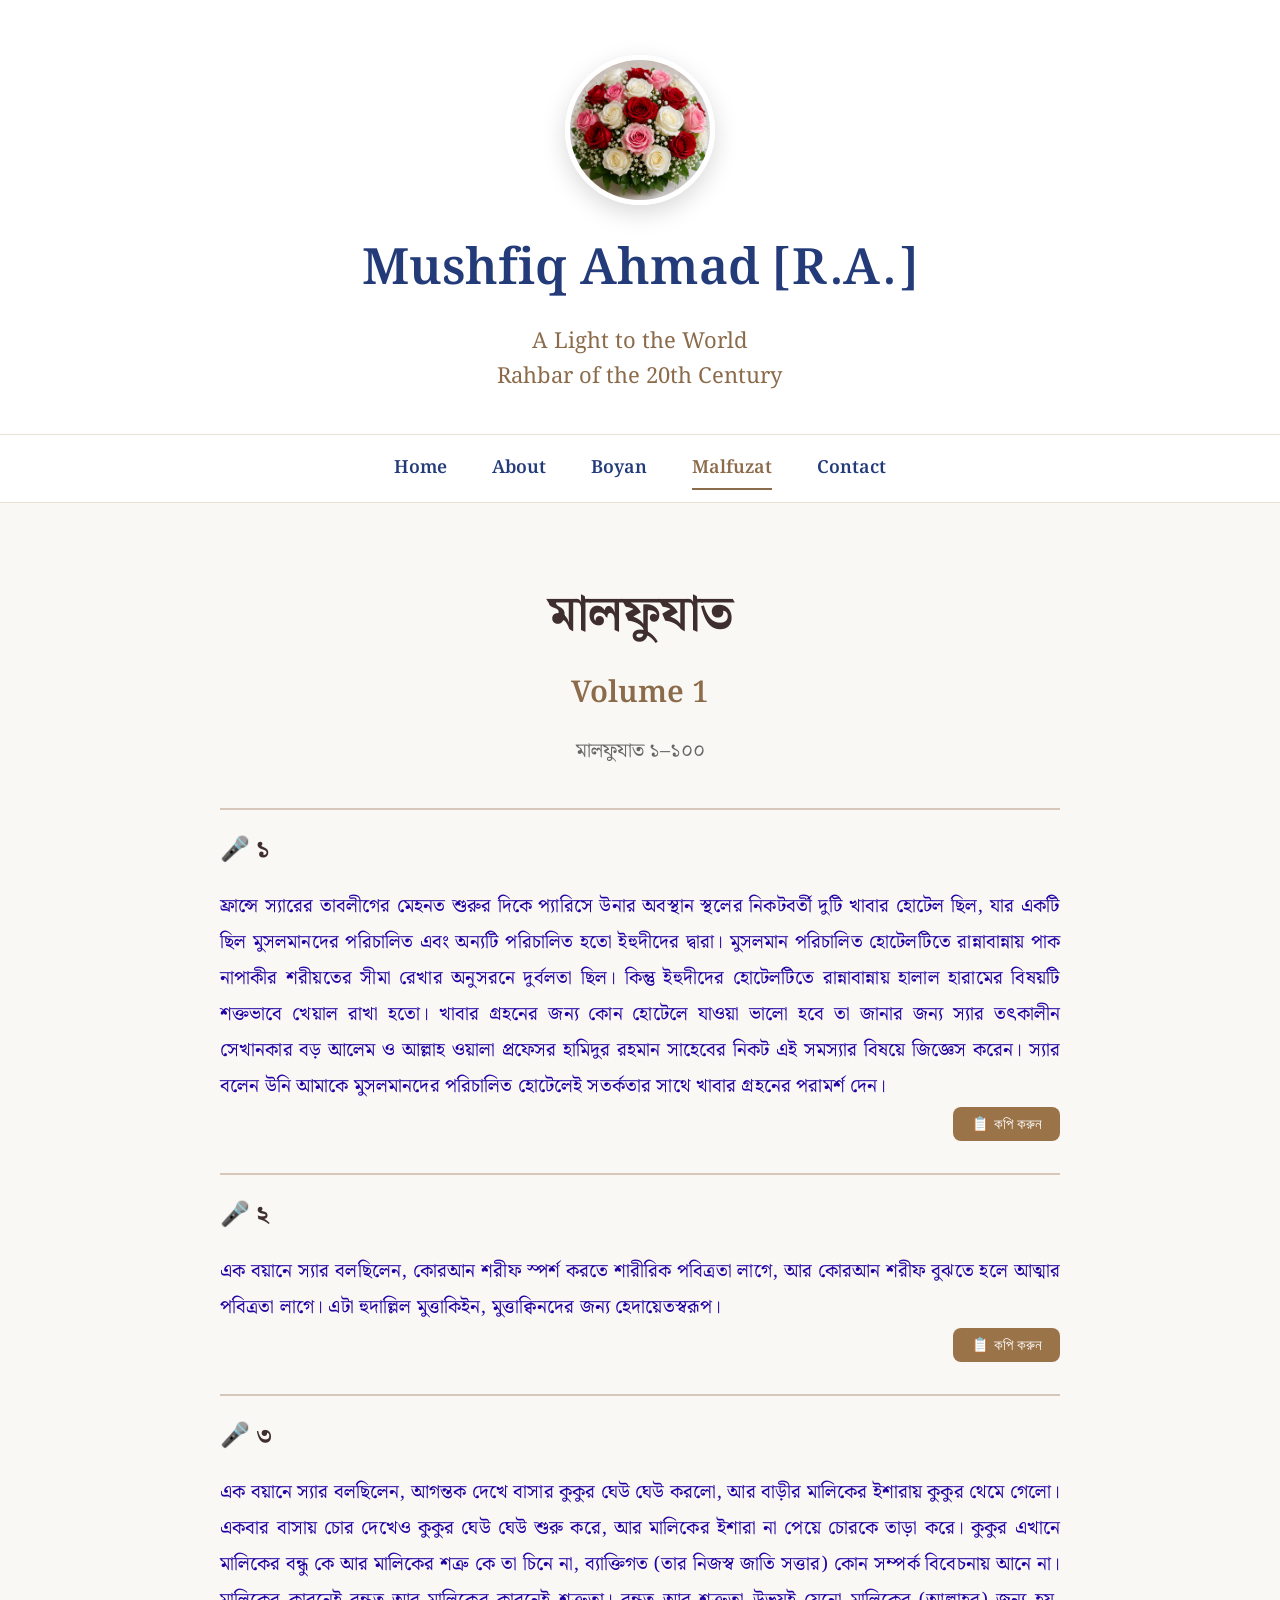
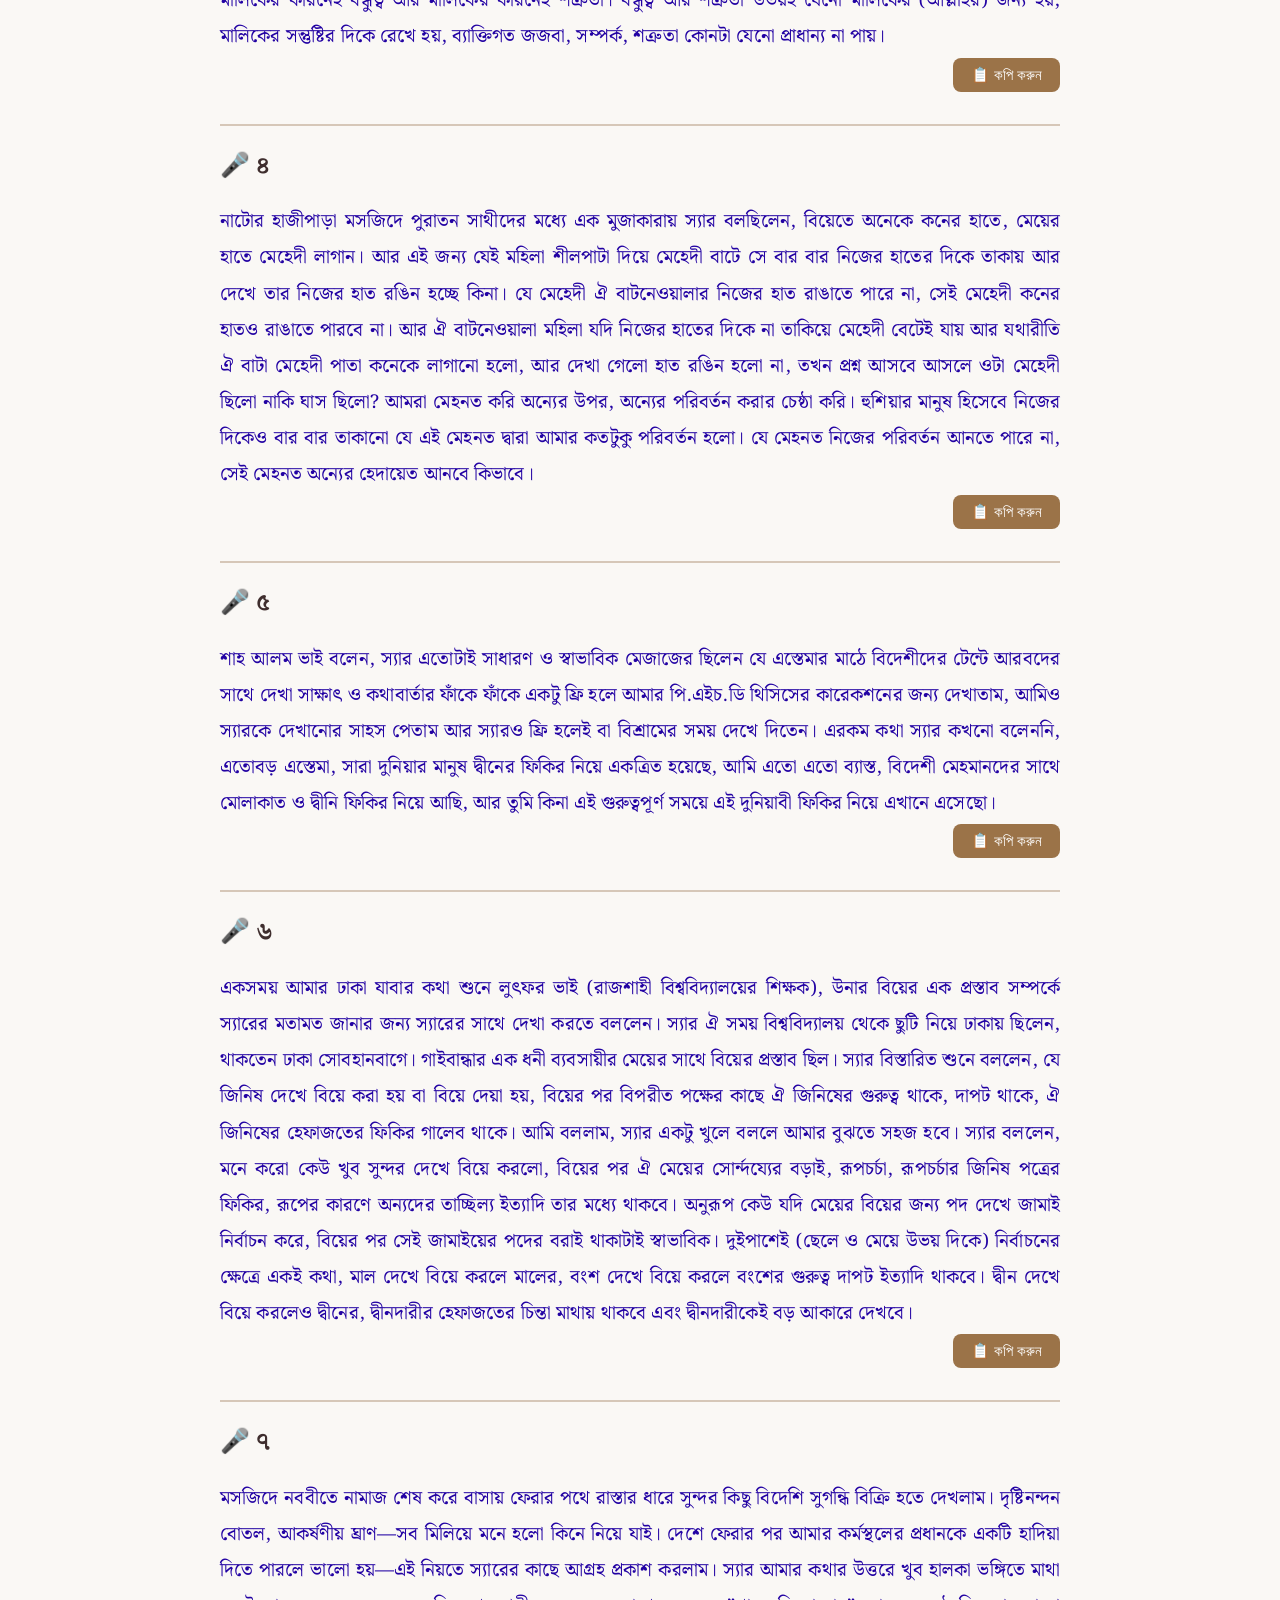
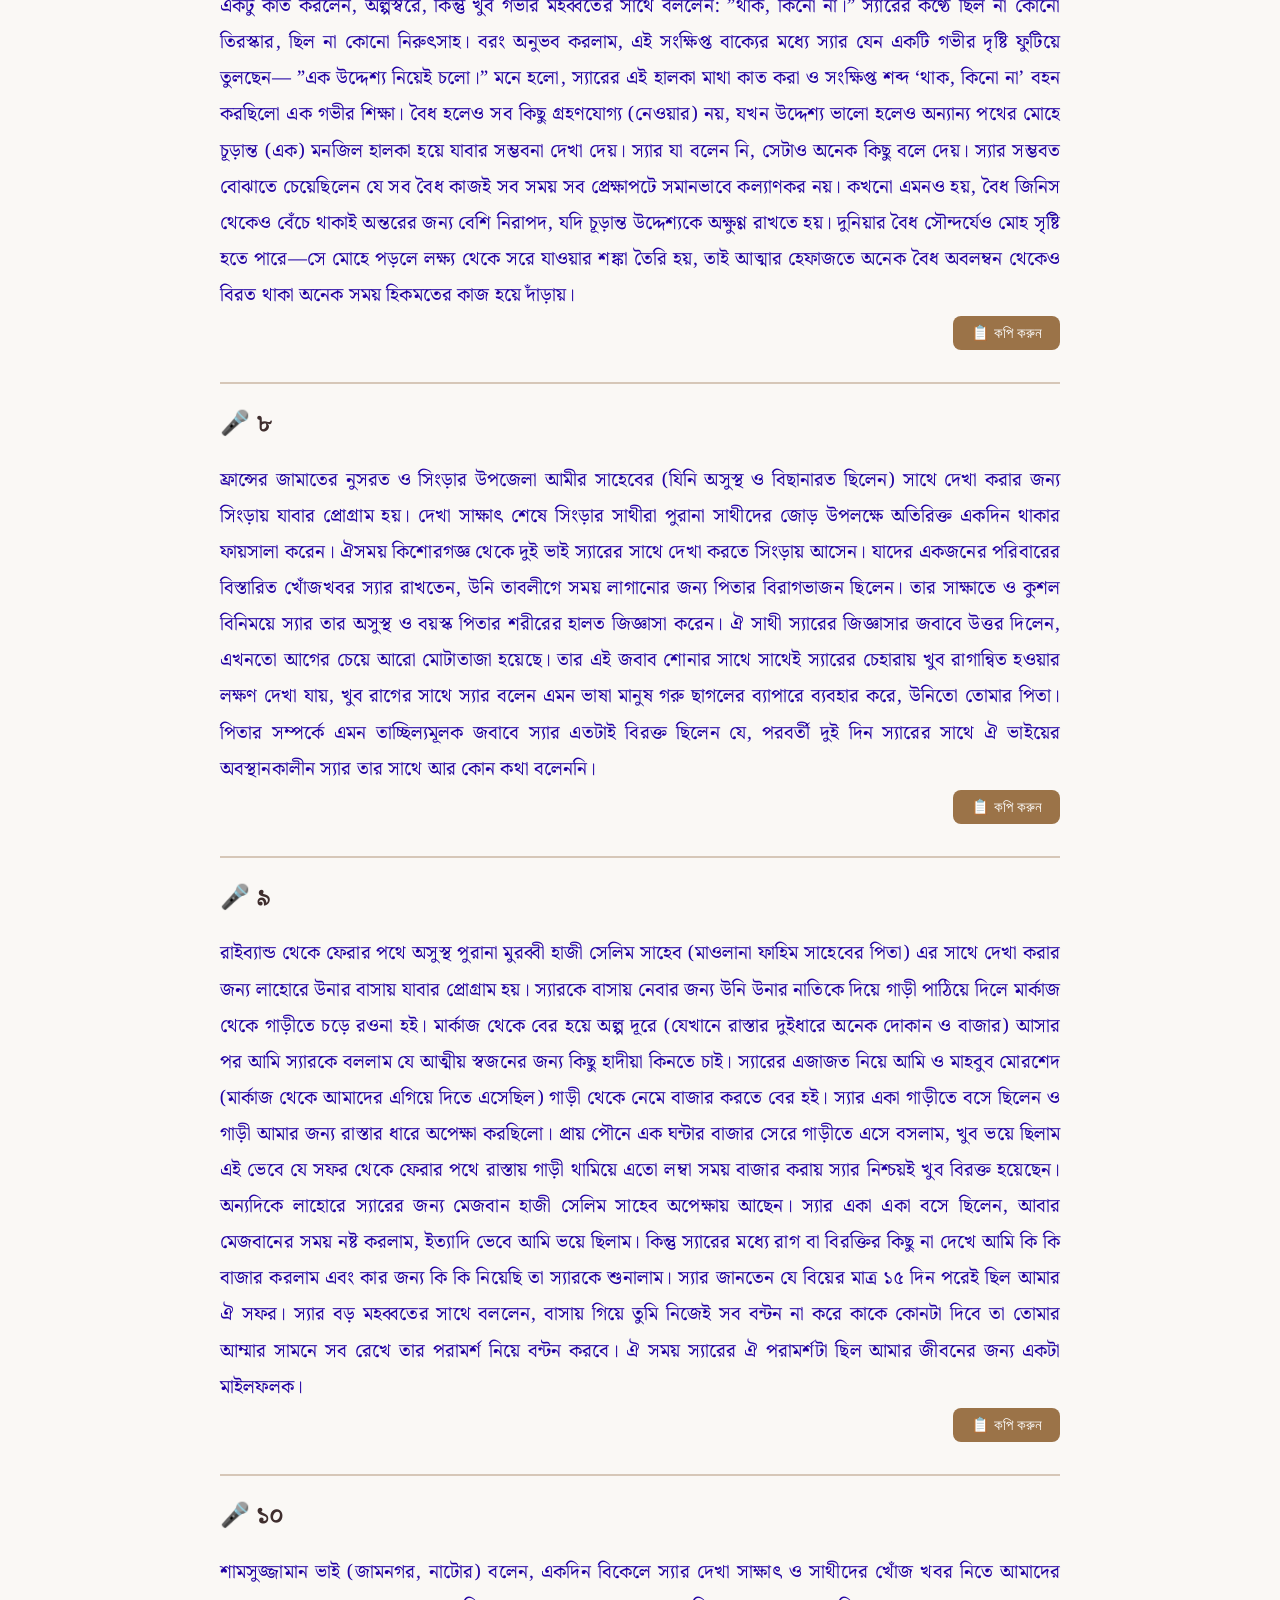
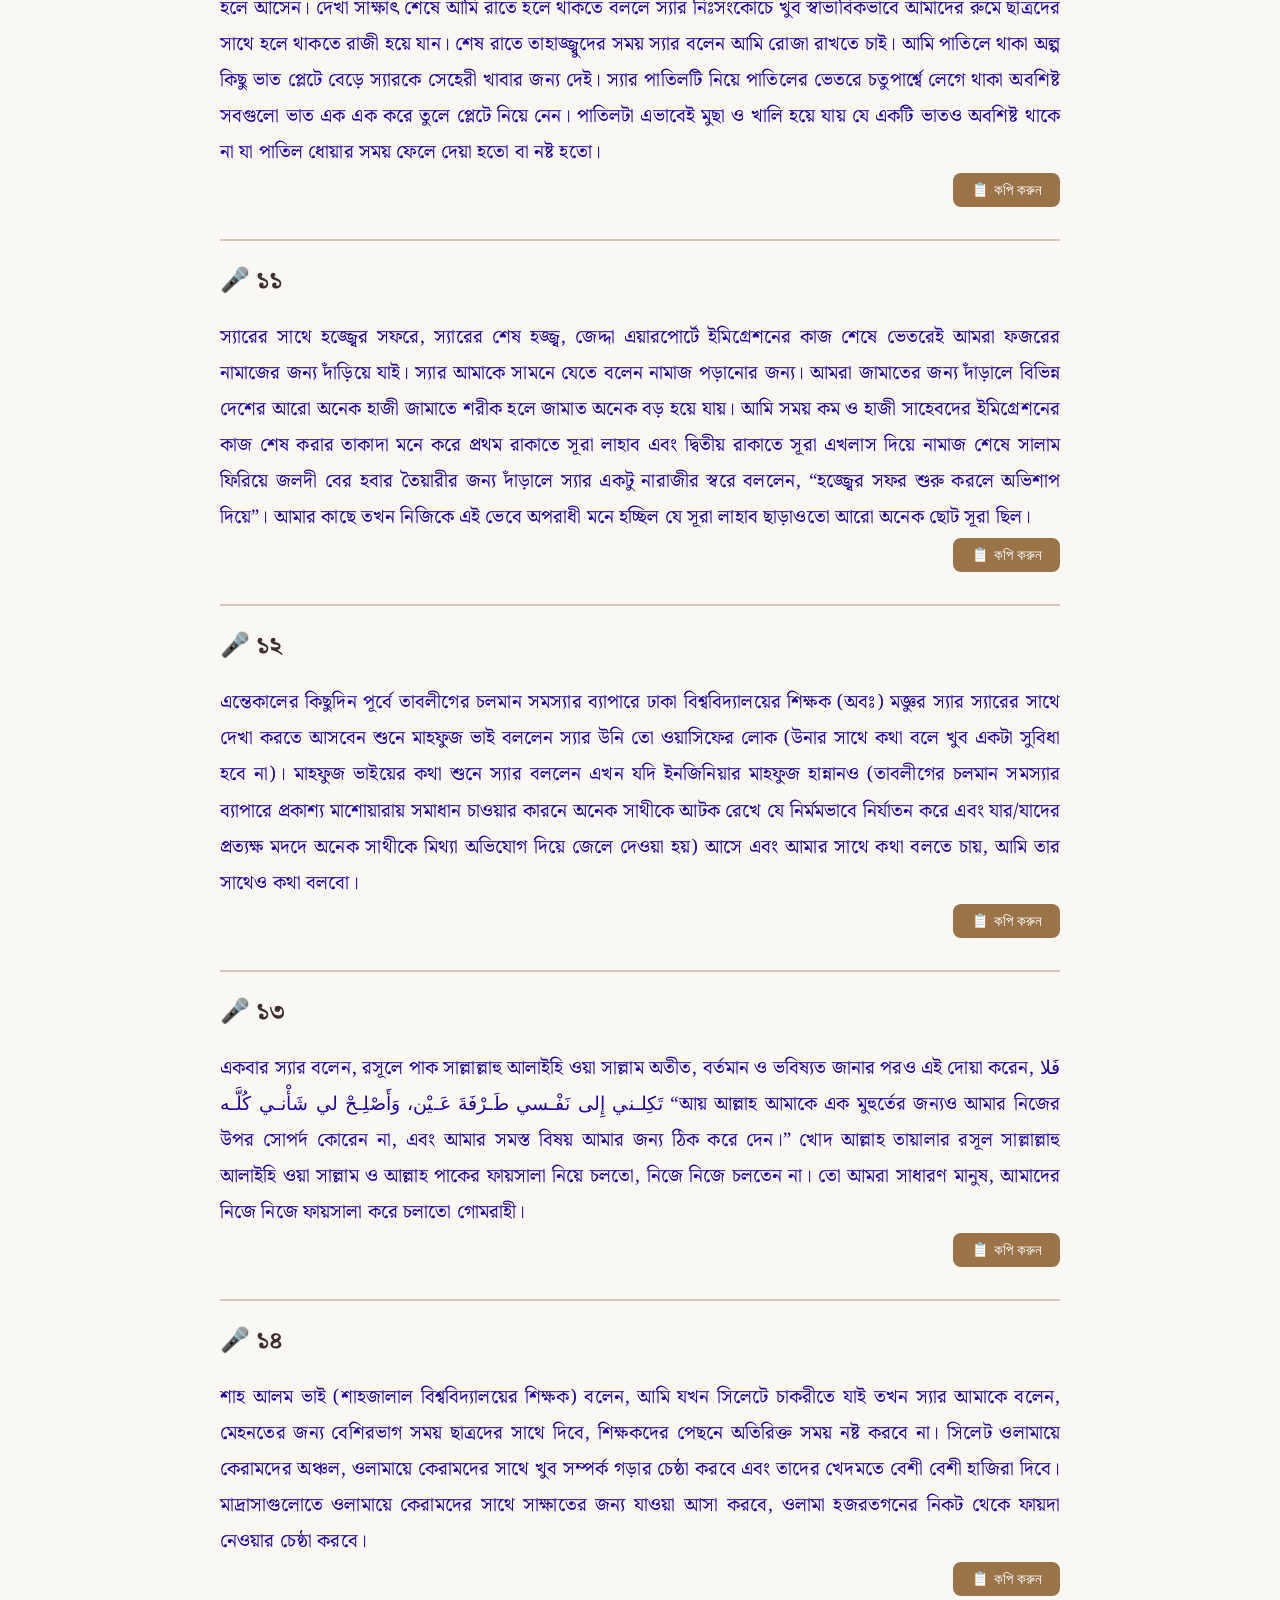
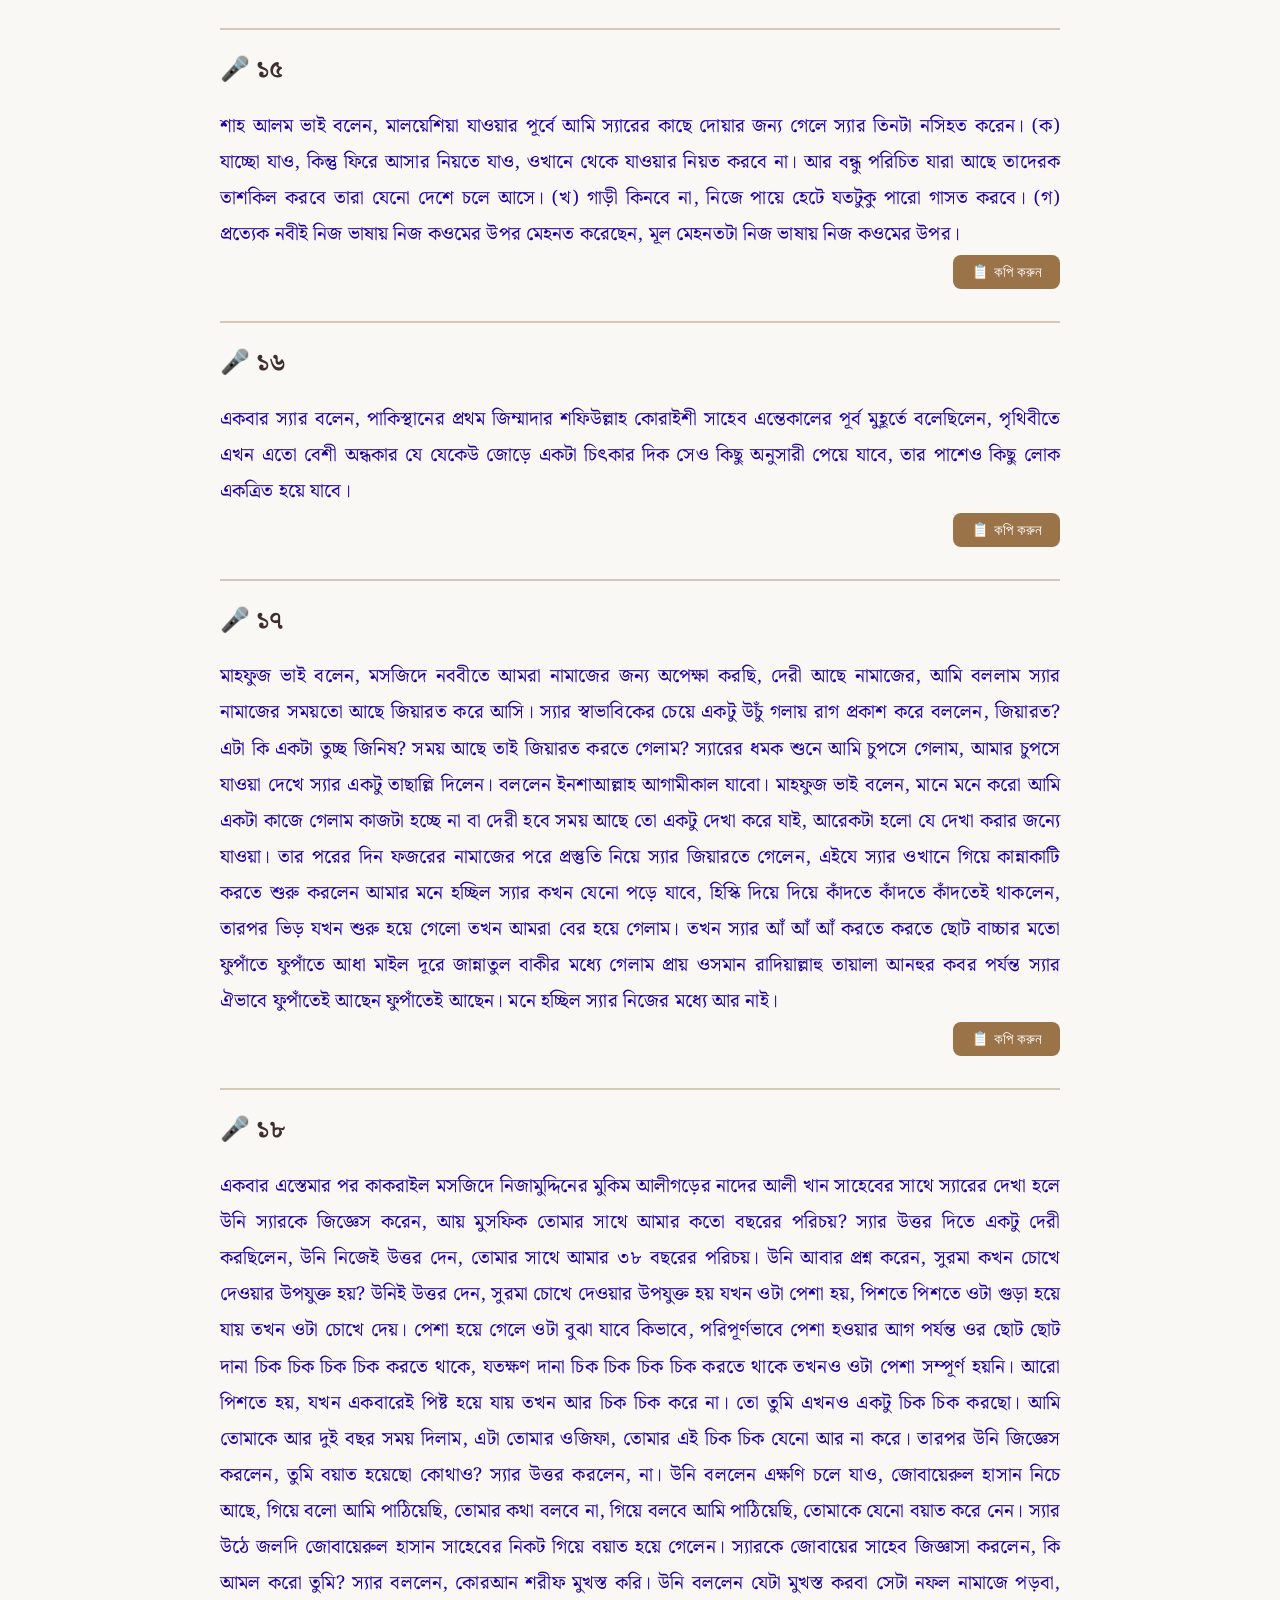
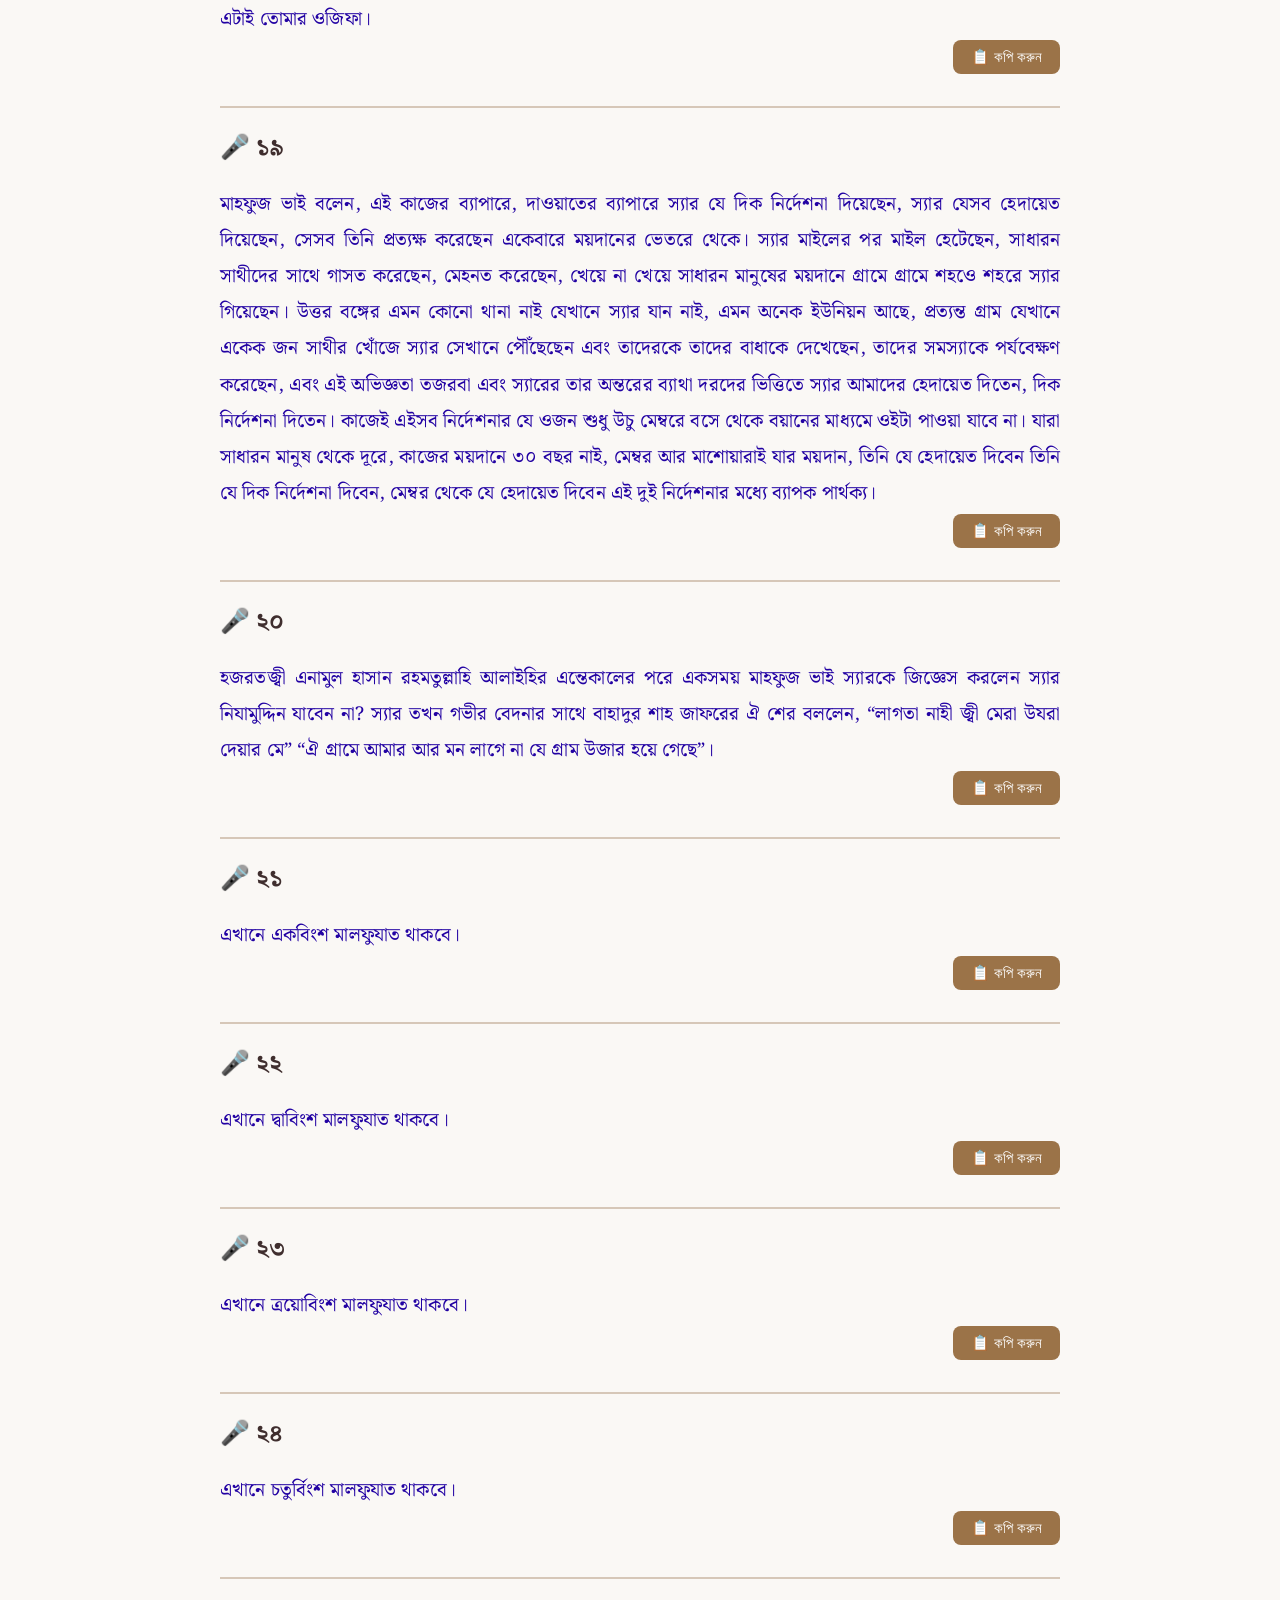
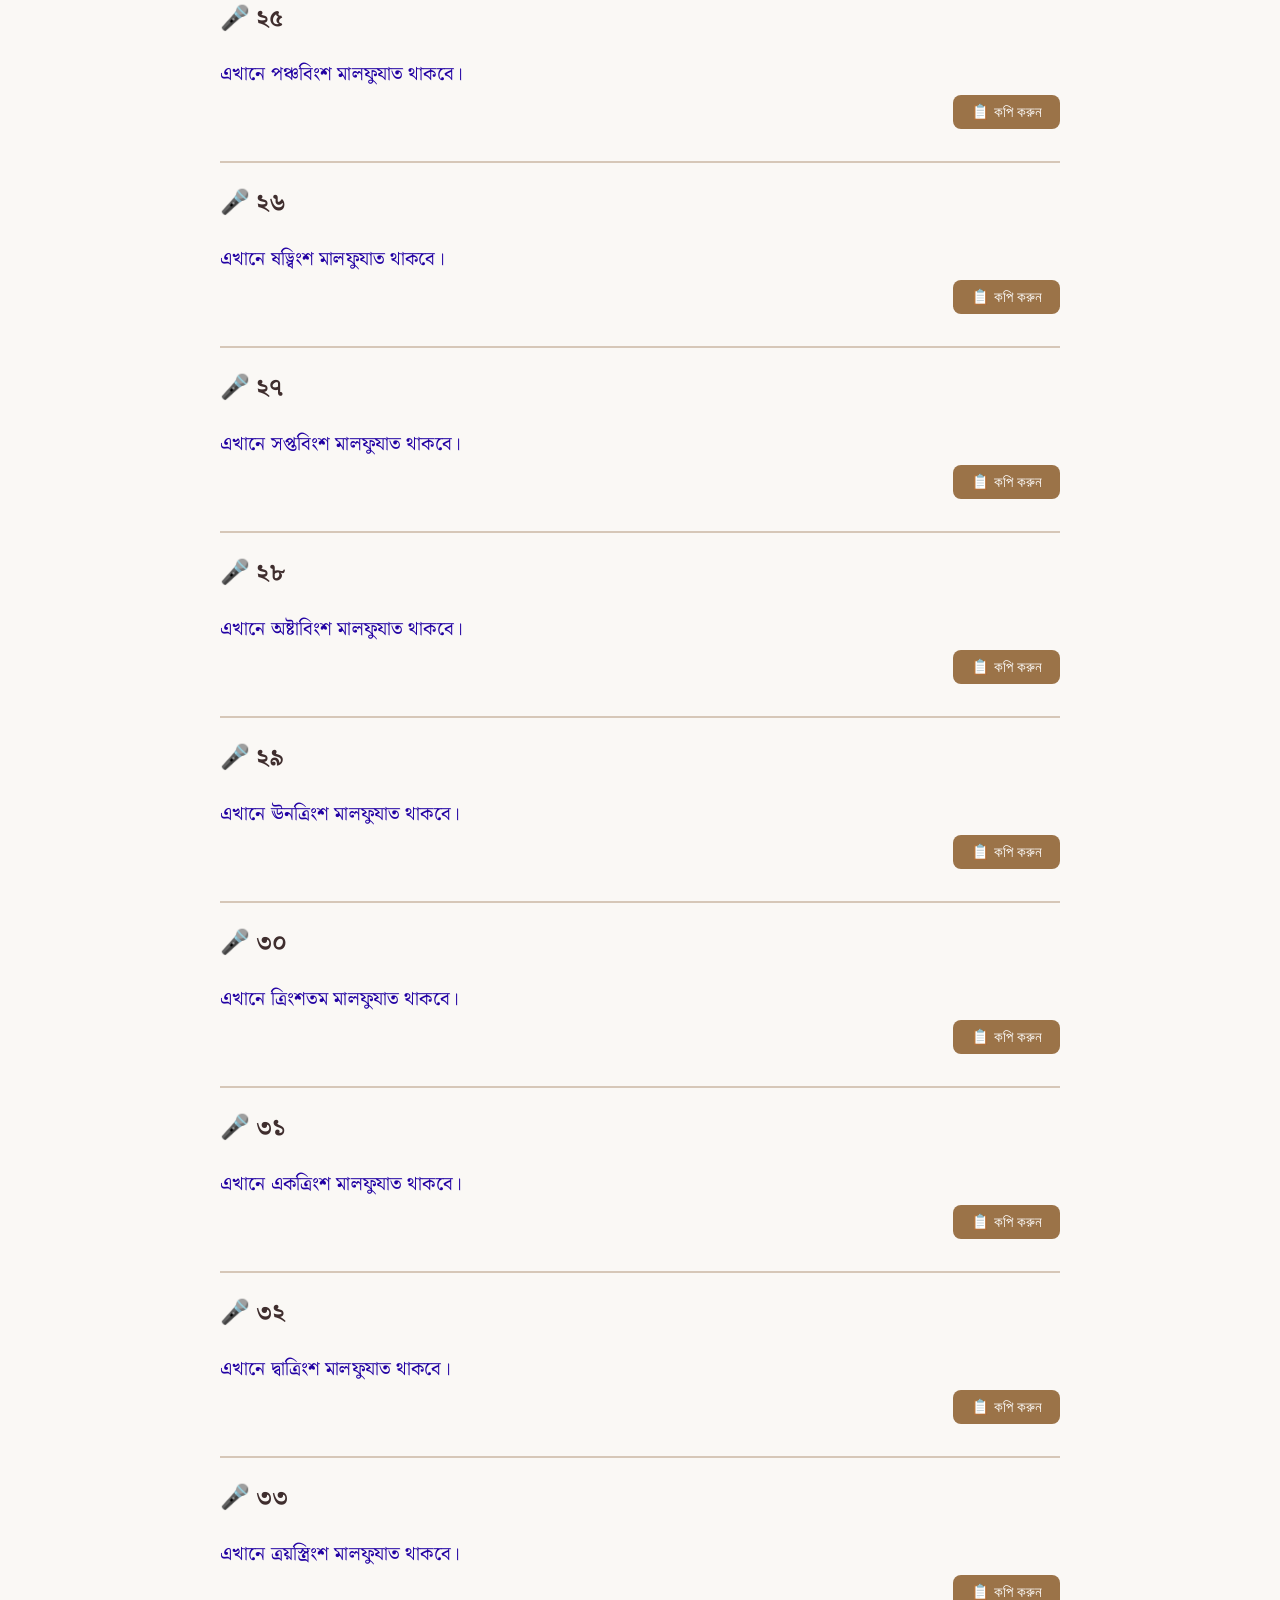
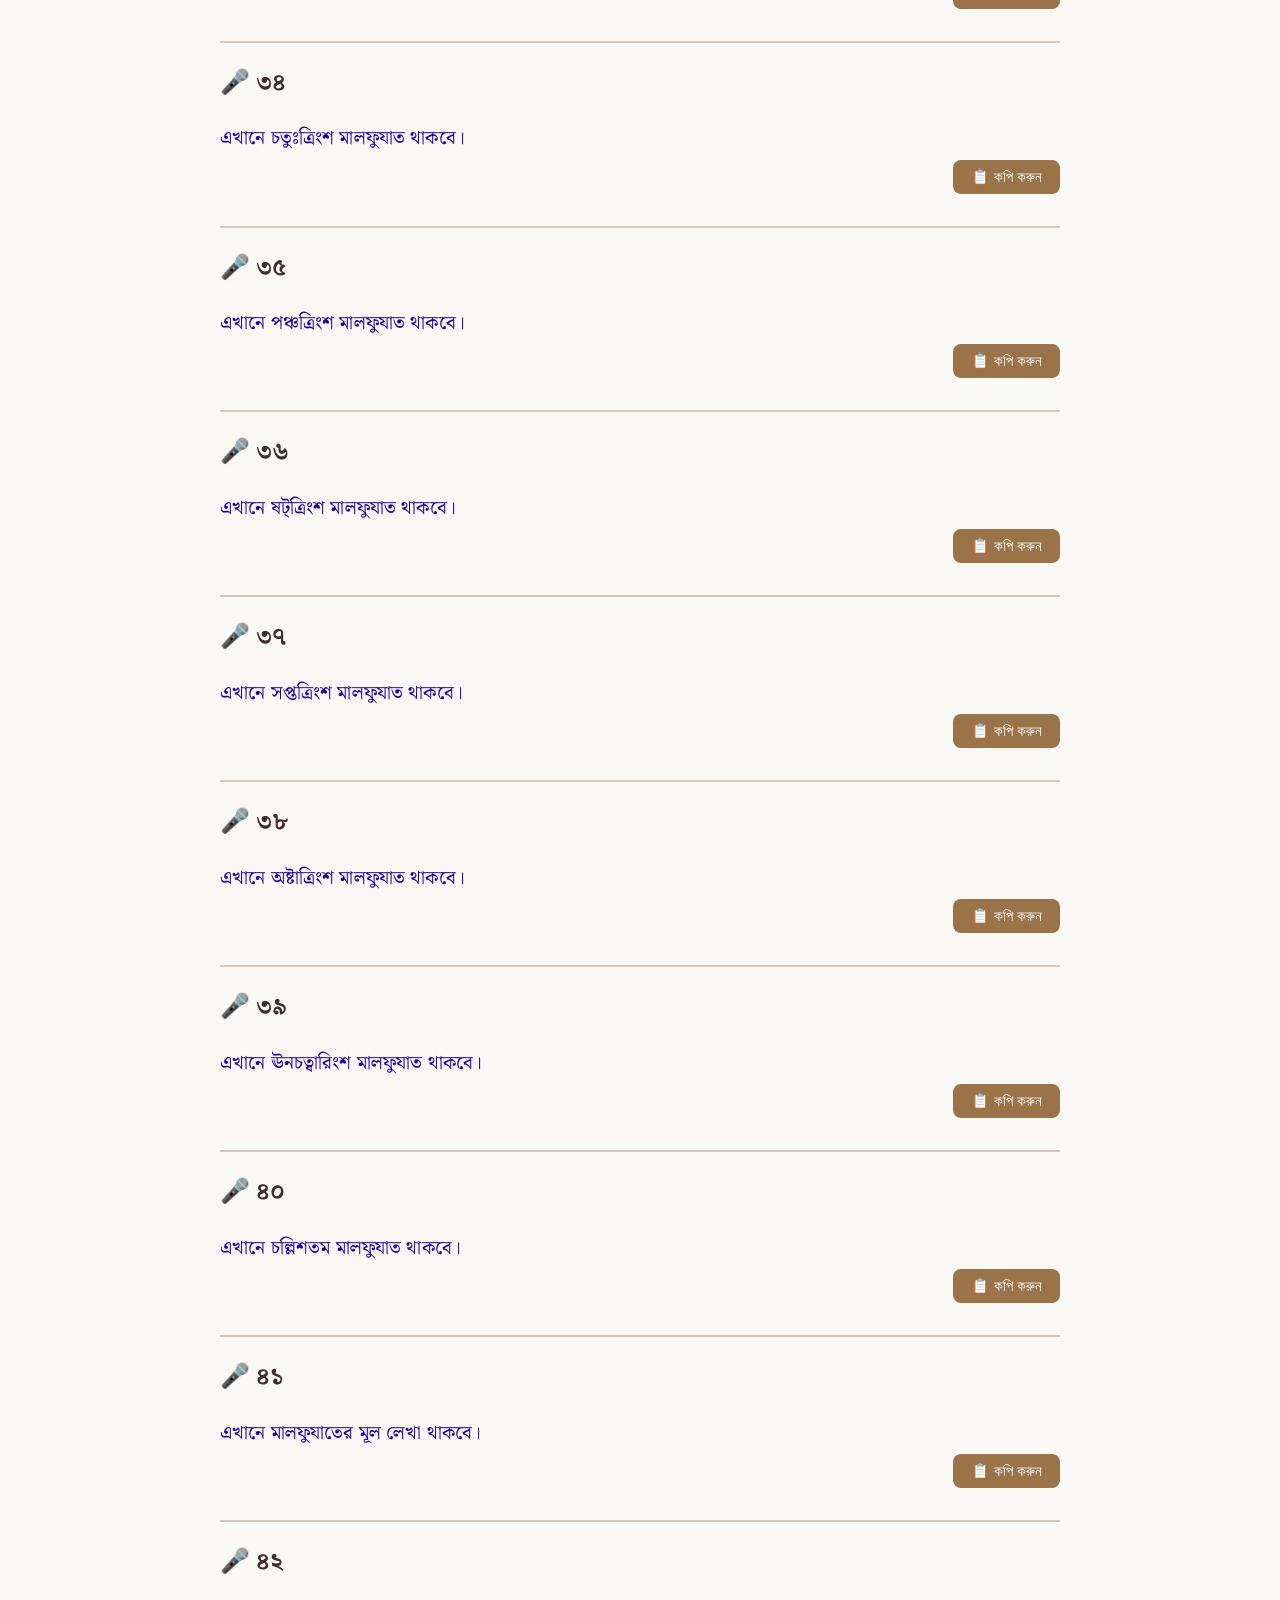
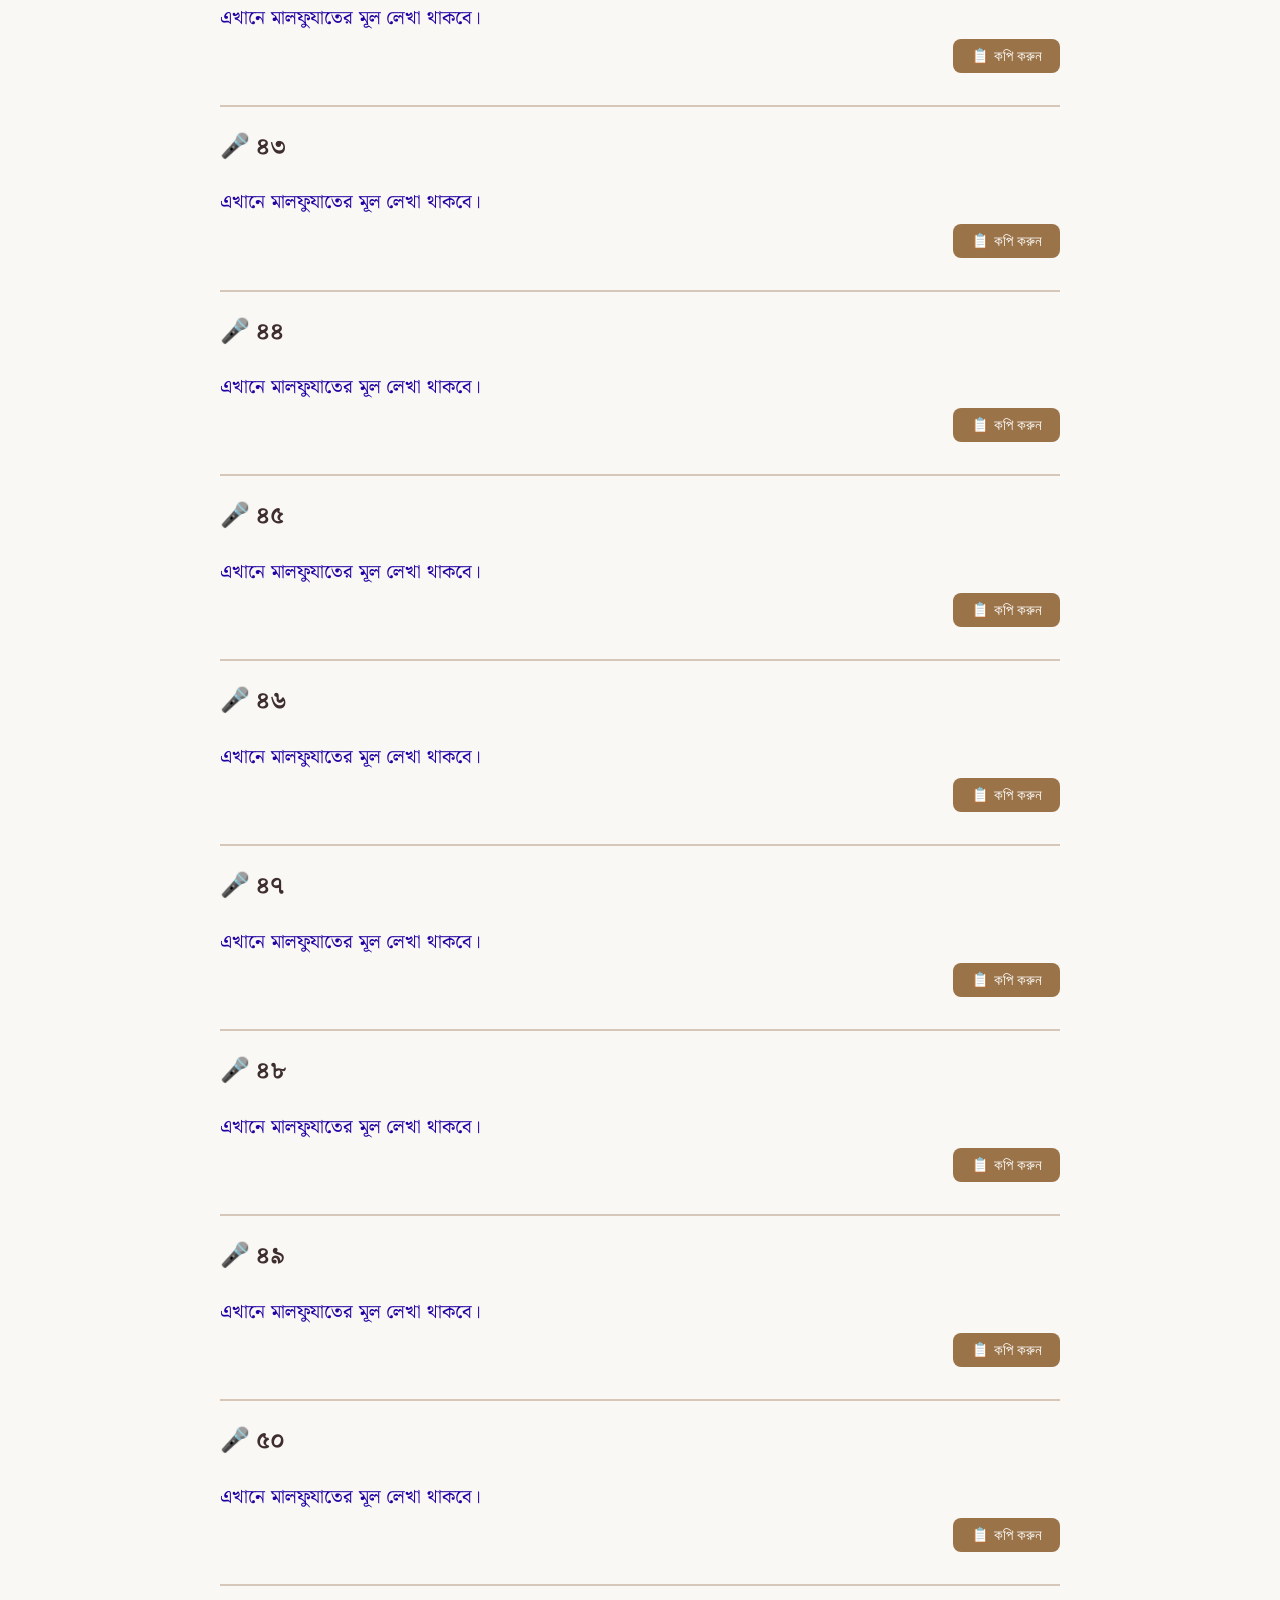
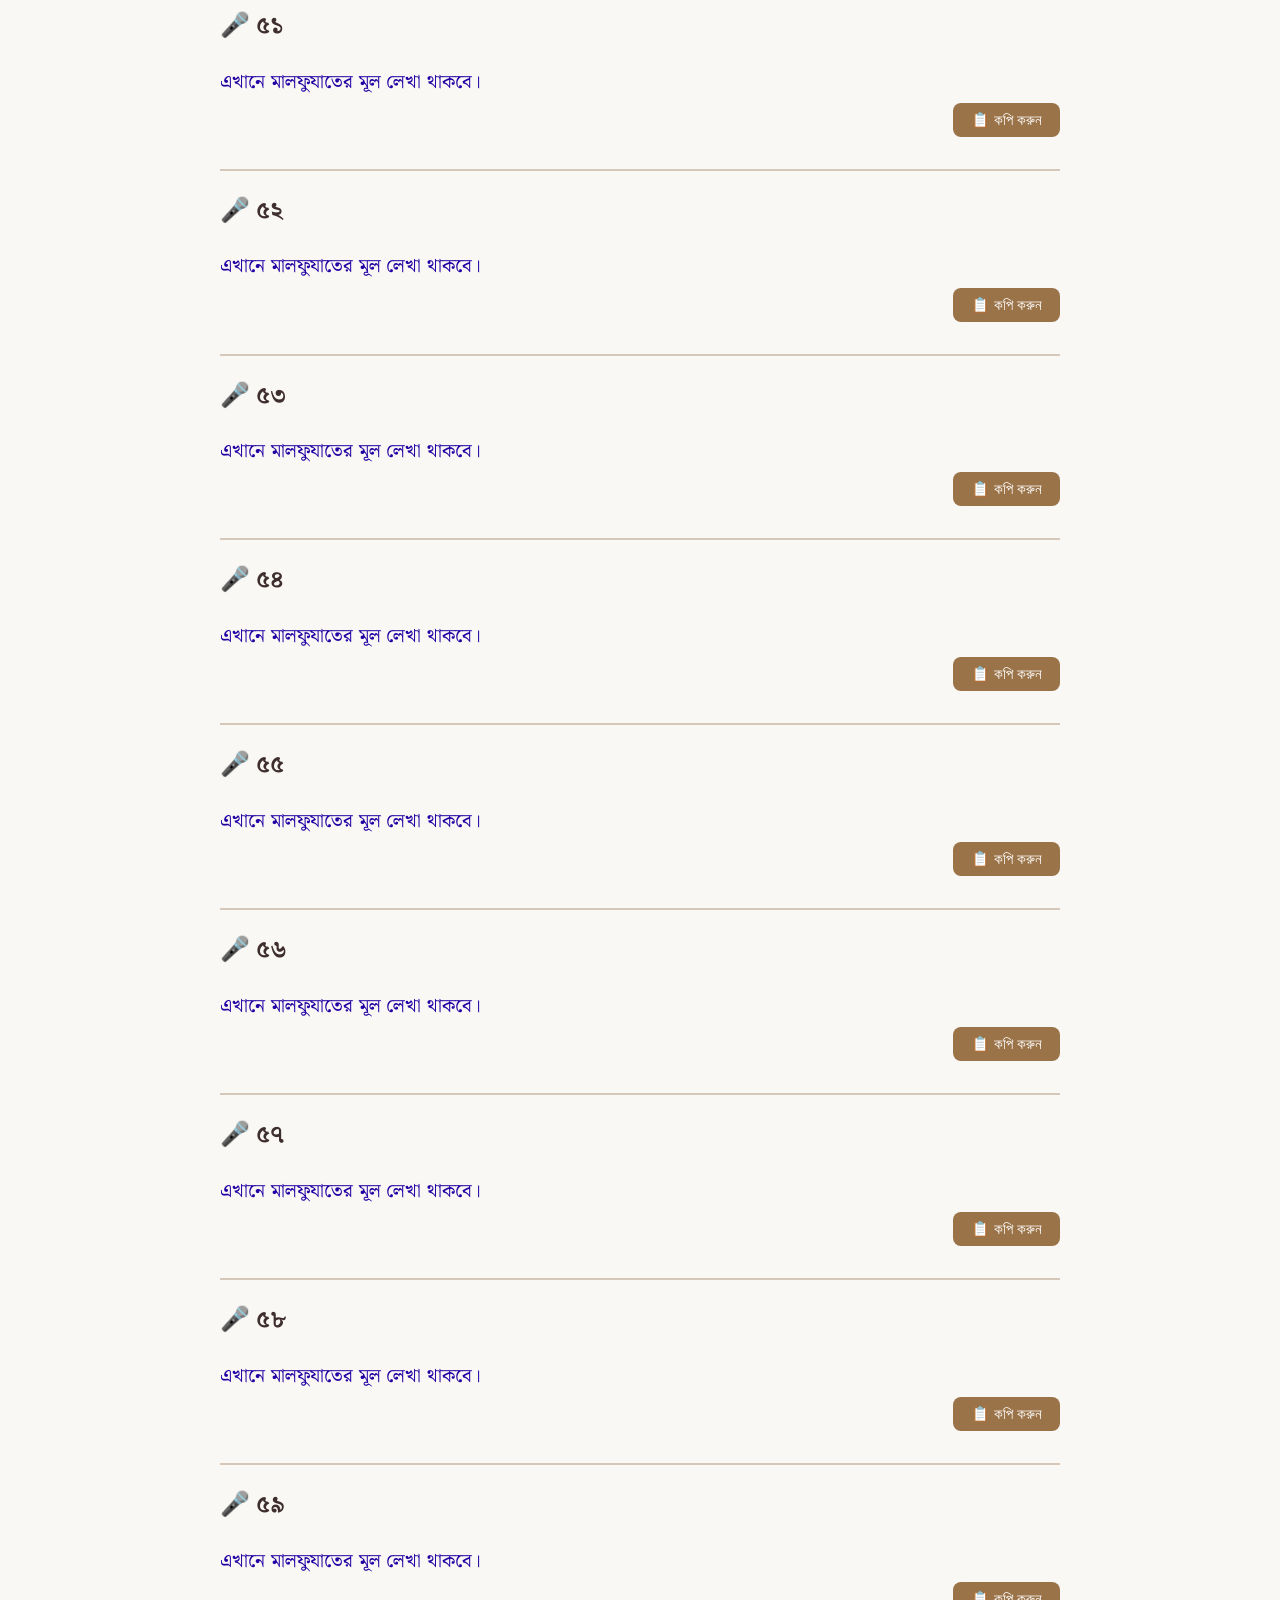
<file: malfuzat/volume-5.html>
<!DOCTYPE html>
<html lang="en">

<head>
    <meta charset="UTF-8">
    <meta name="viewport" content="width=device-width, initial-scale=1.0">

    <title>Mushfiq Ahmad [R.A.]</title>
<link rel="icon" type="image/png" sizes="32x32" href="../images/favicon.png">
<link rel="shortcut icon" href="../images/favicon.png">
<link rel="apple-touch-icon" href="../images/favicon.png">
    <link rel="stylesheet" href="../css/style.css">

    <link rel="preconnect" href="https://fonts.googleapis.com">
    <link rel="preconnect" href="https://fonts.gstatic.com" crossorigin>

    <link href="https://fonts.googleapis.com/css2?family=Cormorant+Garamond:wght@400;500;600;700&family=Noto+Serif+Bengali:wght@400;500;600;700&display=swap" rel="stylesheet">
</head>

<body>
<header class="site-header">

    <div class="container">

        <div class="site-branding">

            <div class="site-logo">

                <img src="../images/logo-flower.png" alt="Flower Symbol">

            </div>

            <h1>Mushfiq Ahmad [R.A.]</h1>

            <p class="tagline">
                A Light to the World<br>
                Rahbar of the 20th Century
            </p>

        </div>

    </div>

</header>



<nav class="main-nav">

    <div class="container">

        <ul>

            <li><a href="../index.html">Home</a></li>

            <li><a href="../about.html">About</a></li>

            <li><a href="../boyan/index.html">Boyan</a></li>

            <li><a class="active" href="index.html">Malfuzat</a></li>

            <li><a href="../contact.html">Contact</a></li>

        </ul>

    </div>

</nav>

<main>

<section class="volume-hero">

    <div class="container">

        <h1>মালফুযাত</h1>

        <h2>Volume 1</h2>

        <p>

            মালফুযাত ১–১০০

        </p>

    </div>

</section>


<section class="malfuzat-list">

<div class="container">


<section id="m1" class="malfuzat-item">

<h3>🎤 ১</h3>

<p>

ফ্রান্সে স্যারের তাবলীগের মেহনত শুরুর দিকে প্যারিসে উনার অবস্থান স্থলের নিকটবর্তী দুটি খাবার হোটেল ছিল, যার একটি ছিল মুসলমানদের পরিচালিত এবং অন্যটি পরিচালিত হতো ইহুদীদের দ্বারা। মুসলমান পরিচালিত হোটেলটিতে রান্নাবান্নায় পাক নাপাকীর শরীয়তের সীমা রেখার অনুসরনে দুর্বলতা ছিল। কিন্তু ইহুদীদের হোটেলটিতে রান্নাবান্নায় হালাল হারামের বিষয়টি শক্তভাবে খেয়াল রাখা হতো। খাবার গ্রহনের জন্য কোন হোটেলে যাওয়া ভালো হবে তা জানার জন্য স্যার তৎকালীন সেখানকার বড় আলেম ও আল্লাহ ওয়ালা প্রফেসর হামিদুর রহমান সাহেবের নিকট এই সমস্যার বিষয়ে জিজ্ঞেস করেন। স্যার বলেন উনি আমাকে মুসলমানদের পরিচালিত হোটেলেই সতর্কতার সাথে খাবার গ্রহনের পরামর্শ দেন।

</p>

<div class="copy-area">
    <button class="copy-btn">
        📋 কপি করুন
    </button>
</div>
</section>


<section id="m2" class="malfuzat-item">

<h3>🎤 ২</h3>

<p>

এক বয়ানে স্যার বলছিলেন, কোরআন শরীফ স্পর্শ করতে শারীরিক পবিত্রতা লাগে, আর কোরআন শরীফ বুঝতে হলে আত্মার পবিত্রতা লাগে। এটা হুদাল্লিল মুত্তাকিইন, মুত্তাক্বিনদের জন্য হেদায়েতস্বরূপ।

</p>
<div class="copy-area">
    <button class="copy-btn">
        📋 কপি করুন
    </button>
</div>
</section>


<section class="malfuzat-item">

<h3>🎤 ৩</h3>

<p>

এক বয়ানে স্যার বলছিলেন, আগন্তক দেখে বাসার কুকুর ঘেউ ঘেউ করলো, আর বাড়ীর মালিকের ইশারায় কুকুর থেমে গেলো। একবার বাসায় চোর দেখেও কুকুর ঘেউ ঘেউ শুরু করে, আর মালিকের ইশারা না পেয়ে চোরকে তাড়া করে। কুকুর এখানে মালিকের বন্ধু কে আর মালিকের শত্রু কে তা চিনে না, ব্যাক্তিগত (তার নিজস্ব জাতি সত্তার) কোন সম্পর্ক বিবেচনায় আনে না। মালিকের কারনেই বন্ধুত্ব আর মালিকের কারনেই শত্রুতা। বন্ধুত্ব আর শত্রুতা উভয়ই যেনো মালিকের (আল্লাহর) জন্য হয়, মালিকের সন্তুষ্টির দিকে রেখে হয়, ব্যাক্তিগত জজবা, সম্পর্ক, শত্রুতা কোনটা যেনো প্রাধান্য না পায়।

</p>
<div class="copy-area">
    <button class="copy-btn">
        📋 কপি করুন
    </button>
</div>
</section>

<section id="m4" class="malfuzat-item">

    <h3>🎤 ৪</h3>

    <p>
        নাটোর হাজীপাড়া মসজিদে পুরাতন সাথীদের মধ্যে এক মুজাকারায় স্যার বলছিলেন, বিয়েতে অনেকে কনের হাতে, মেয়ের হাতে মেহেদী লাগান। আর এই জন্য যেই মহিলা শীলপাটা দিয়ে মেহেদী বাটে সে বার বার নিজের হাতের দিকে তাকায় আর দেখে তার নিজের হাত রঙিন হচ্ছে কিনা। যে মেহেদী ঐ বাটনেওয়ালার নিজের হাত রাঙাতে পারে না, সেই মেহেদী কনের হাতও রাঙাতে পারবে না। আর ঐ বাটনেওয়ালা মহিলা যদি নিজের হাতের দিকে না তাকিয়ে মেহেদী বেটেই যায় আর যথারীতি ঐ বাটা মেহেদী পাতা কনেকে লাগানো হলো, আর দেখা গেলো হাত রঙিন হলো  না, তখন প্রশ্ন আসবে আসলে ওটা মেহেদী ছিলো নাকি ঘাস ছিলো? আমরা মেহনত করি অন্যের উপর, অন্যের পরিবর্তন করার চেষ্ঠা করি। হুশিয়ার মানুষ হিসেবে নিজের দিকেও বার বার তাকানো যে এই মেহনত দ্বারা আমার কতটুকু পরিবর্তন হলো। যে মেহনত নিজের পরিবর্তন আনতে পারে না, সেই মেহনত অন্যের হেদায়েত আনবে কিভাবে।
    </p>
<div class="copy-area">
    <button class="copy-btn">
        📋 কপি করুন
    </button>
</div>
</section>

<section id="m5" class="malfuzat-item">

    <h3>🎤 ৫</h3>

    <p>
        শাহ আলম ভাই বলেন, স্যার এতোটাই সাধারণ ও স্বাভাবিক মেজাজের ছিলেন যে এস্তেমার মাঠে বিদেশীদের টেন্টে আরবদের সাথে দেখা সাক্ষাৎ ও কথাবার্তার ফাঁকে ফাঁকে একটু ফ্রি হলে আমার পি.এইচ.ডি থিসিসের কারেকশনের জন্য দেখাতাম, আমিও স্যারকে দেখানোর সাহস পেতাম আর স্যারও ফ্রি হলেই বা বিশ্রামের সময় দেখে দিতেন। এরকম কথা স্যার কখনো বলেননি, এতোবড় এস্তেমা, সারা দুনিয়ার মানুষ দ্বীনের ফিকির নিয়ে একত্রিত হয়েছে, আমি এতো এতো ব্যাস্ত, বিদেশী মেহমানদের সাথে মোলাকাত ও দ্বীনি ফিকির নিয়ে আছি, আর তুমি কিনা এই গুরুত্বপূর্ণ সময়ে এই দুনিয়াবী ফিকির নিয়ে এখানে এসেছো।
    </p>
<div class="copy-area">
    <button class="copy-btn">
        📋 কপি করুন
    </button>
</div>
</section>

<section id="m6" class="malfuzat-item">

    <h3>🎤 ৬</h3>

    <p>
        একসময় আমার ঢাকা যাবার কথা শুনে লুৎফর ভাই (রাজশাহী বিশ্ববিদ্যালয়ের শিক্ষক), উনার বিয়ের এক প্রস্তাব সম্পর্কে স্যারের মতামত জানার জন্য স্যারের সাথে দেখা করতে বললেন। স্যার ঐ সময় বিশ্ববিদ্যালয় থেকে ছুটি নিয়ে ঢাকায় ছিলেন, থাকতেন ঢাকা সোবহানবাগে। গাইবান্ধার এক ধনী ব্যবসায়ীর মেয়ের সাথে বিয়ের প্রস্তাব ছিল। স্যার বিস্তারিত শুনে বললেন, যে জিনিষ দেখে বিয়ে করা হয় বা বিয়ে দেয়া হয়, বিয়ের পর বিপরীত পক্ষের কাছে ঐ জিনিষের গুরুত্ব থাকে, দাপট থাকে, ঐ জিনিষের হেফাজতের ফিকির গালেব থাকে। আমি বললাম, স্যার একটু খুলে বললে আমার বুঝতে সহজ হবে। স্যার বললেন, মনে করো কেউ খুব সুন্দর দেখে বিয়ে করলো, বিয়ের পর ঐ মেয়ের সোর্ন্দয্যের বড়াই, রূপচর্চা, রূপচর্চার জিনিষ পত্রের ফিকির, রূপের কারণে অন্যদের তাচ্ছিল্য ইত্যাদি তার মধ্যে থাকবে। অনুরূপ কেউ যদি মেয়ের বিয়ের জন্য পদ দেখে জামাই নির্বাচন করে, বিয়ের পর সেই জামাইয়ের পদের বরাই থাকাটাই স্বাভাবিক। দুইপাশেই  (ছেলে ও মেয়ে উভয় দিকে) নির্বাচনের ক্ষেত্রে একই কথা, মাল দেখে বিয়ে করলে মালের, বংশ দেখে বিয়ে করলে বংশের গুরুত্ব দাপট ইত্যাদি থাকবে। দ্বীন দেখে বিয়ে করলেও দ্বীনের, দ্বীনদারীর হেফাজতের চিন্তা মাথায় থাকবে এবং দ্বীনদারীকেই বড় আকারে দেখবে।
    </p>
<div class="copy-area">
    <button class="copy-btn">
        📋 কপি করুন
    </button>
</div>
</section>

<section id="m7" class="malfuzat-item">

    <h3>🎤 ৭</h3>

    <p>
        মসজিদে নববীতে নামাজ শেষ করে বাসায় ফেরার পথে রাস্তার ধারে সুন্দর কিছু বিদেশি সুগন্ধি বিক্রি হতে দেখলাম। দৃষ্টিনন্দন বোতল, আকর্ষণীয় ঘ্রাণ—সব মিলিয়ে মনে হলো কিনে নিয়ে যাই। দেশে ফেরার পর আমার কর্মস্থলের প্রধানকে একটি হাদিয়া দিতে পারলে ভালো হয়—এই নিয়তে স্যারের কাছে আগ্রহ প্রকাশ করলাম।

স্যার আমার কথার উত্তরে খুব হালকা ভঙ্গিতে মাথা একটু কাত করলেন, অল্পস্বরে, কিন্তু খুব গভীর মহব্বতের সাথে বললেন: ”থাক, কিনো না।”

স্যারের কণ্ঠে ছিল না কোনো তিরস্কার, ছিল না কোনো নিরুৎসাহ। বরং অনুভব করলাম, এই সংক্ষিপ্ত বাক্যের মধ্যে স্যার যেন একটি গভীর দৃষ্টি ফুটিয়ে তুলছেন— ”এক উদ্দেশ্য নিয়েই চলো।” 

মনে হলো, স্যারের এই হালকা মাথা কাত করা ও সংক্ষিপ্ত শব্দ ‘থাক, কিনো না’ বহন করছিলো এক গভীর শিক্ষা। বৈধ হলেও সব কিছু গ্রহণযোগ্য (নেওয়ার) নয়, যখন উদ্দেশ্য ভালো হলেও অন্যান্য পথের মোহে চূড়ান্ত (এক) মনজিল হালকা হয়ে যাবার সম্ভবনা দেখা দেয়।

স্যার যা বলেন নি, সেটাও অনেক কিছু বলে দেয়। স্যার সম্ভবত বোঝাতে চেয়েছিলেন যে সব বৈধ কাজই সব সময় সব প্রেক্ষাপটে সমানভাবে কল্যাণকর নয়। কখনো এমনও হয়, বৈধ জিনিস থেকেও বেঁচে থাকাই অন্তরের জন্য বেশি নিরাপদ, যদি চূড়ান্ত উদ্দেশ্যকে অক্ষুণ্ণ রাখতে হয়। দুনিয়ার বৈধ সৌন্দর্যেও মোহ সৃষ্টি হতে পারে—সে মোহে পড়লে লক্ষ্য থেকে সরে যাওয়ার শঙ্কা তৈরি হয়, তাই আত্মার হেফাজতে অনেক বৈধ অবলম্বন থেকেও বিরত থাকা অনেক সময় হিকমতের কাজ হয়ে দাঁড়ায়।
    </p>
<div class="copy-area">
    <button class="copy-btn">
        📋 কপি করুন
    </button>
</div>
</section>

<section id="m8" class="malfuzat-item">

    <h3>🎤 ৮</h3>

    <p>
        ফ্রান্সের জামাতের নুসরত ও সিংড়ার উপজেলা আমীর সাহেবের (যিনি অসুস্থ ও বিছানারত ছিলেন) সাথে দেখা করার জন্য সিংড়ায় যাবার প্রোগ্রাম হয়। দেখা সাক্ষাৎ শেষে সিংড়ার সাথীরা পুরানা সাথীদের জোড় উপলক্ষে অতিরিক্ত একদিন থাকার ফায়সালা করেন। ঐসময় কিশোরগজ্ঞ থেকে দুই ভাই স্যারের সাথে দেখা করতে সিংড়ায় আসেন। যাদের একজনের পরিবারের বিস্তারিত খোঁজখবর স্যার রাখতেন, উনি তাবলীগে সময় লাগানোর জন্য পিতার বিরাগভাজন ছিলেন। তার সাক্ষাতে ও কুশল বিনিময়ে স্যার তার অসুস্থ ও বয়স্ক পিতার শরীরের হালত জিজ্ঞাসা করেন। ঐ সাথী স্যারের জিজ্ঞাসার জবাবে উত্তর দিলেন, এখনতো আগের চেয়ে আরো মোটাতাজা হয়েছে। তার এই জবাব শোনার সাথে সাথেই স্যারের চেহারায় খুব রাগান্বিত হওয়ার লক্ষণ দেখা যায়, খুব রাগের সাথে স্যার বলেন এমন ভাষা মানুষ গরু ছাগলের ব্যাপারে ব্যবহার করে, উনিতো তোমার পিতা। পিতার সম্পর্কে এমন তাচ্ছিল্যমূলক জবাবে স্যার এতটাই বিরক্ত ছিলেন যে, পরবর্তী দুই দিন স্যারের সাথে ঐ ভাইয়ের অবস্থানকালীন স্যার তার সাথে আর কোন কথা বলেননি।
    </p>
<div class="copy-area">
    <button class="copy-btn">
        📋 কপি করুন
    </button>
</div>
</section>

<section id="m9" class="malfuzat-item">

    <h3>🎤 ৯</h3>

    <p>
        রাইব্যান্ড থেকে ফেরার পথে অসুস্থ পুরানা মুরব্বী হাজী সেলিম সাহেব (মাওলানা ফাহিম সাহেবের পিতা) এর সাথে দেখা করার জন্য লাহোরে উনার বাসায় যাবার প্রোগ্রাম হয়। স্যারকে বাসায় নেবার জন্য উনি উনার নাতিকে দিয়ে গাড়ী পাঠিয়ে দিলে মার্কাজ থেকে গাড়ীতে চড়ে রওনা হই। মার্কাজ থেকে বের হয়ে অল্প দূরে (যেখানে রাস্তার দুইধারে অনেক দোকান ও বাজার) আসার পর আমি স্যারকে বললাম যে আত্মীয় স্বজনের জন্য কিছু হাদীয়া কিনতে চাই। স্যারের এজাজত নিয়ে আমি ও মাহবুব মোরশেদ (মার্কাজ থেকে আমাদের এগিয়ে দিতে এসেছিল) গাড়ী থেকে নেমে বাজার করতে বের হই। স্যার একা গাড়ীতে বসে ছিলেন ও গাড়ী আমার জন্য রাস্তার ধারে অপেক্ষা করছিলো। প্রায় পৌনে এক ঘন্টার বাজার সেরে গাড়ীতে এসে বসলাম, খুব ভয়ে ছিলাম এই ভেবে যে সফর থেকে ফেরার পথে রাস্তায় গাড়ী থামিয়ে এতো লম্বা সময় বাজার করায় স্যার নিশ্চয়ই খুব বিরক্ত হয়েছেন। অন্যদিকে লাহোরে স্যারের জন্য মেজবান হাজী সেলিম সাহেব অপেক্ষায় আছেন। স্যার একা একা বসে ছিলেন, আবার মেজবানের সময় নষ্ট করলাম, ইত্যাদি ভেবে আমি ভয়ে ছিলাম। কিন্তু স্যারের মধ্যে রাগ বা বিরক্তির কিছু না দেখে আমি কি কি বাজার করলাম এবং কার জন্য কি কি নিয়েছি তা স্যারকে শুনালাম। স্যার জানতেন যে বিয়ের মাত্র ১৫ দিন পরেই ছিল আমার ঐ সফর। স্যার বড় মহব্বতের সাথে বললেন, বাসায় গিয়ে তুমি নিজেই সব বন্টন না করে কাকে কোনটা দিবে তা তোমার আম্মার সামনে সব রেখে তার পরামর্শ নিয়ে বন্টন করবে। ঐ সময় স্যারের ঐ পরামর্শটা ছিল আমার জীবনের জন্য একটা মাইলফলক।
    </p>
<div class="copy-area">
    <button class="copy-btn">
        📋 কপি করুন
    </button>
</div>
</section>

<section id="m10" class="malfuzat-item">

    <h3>🎤 ১০</h3>

    <p>
        শামসুজ্জামান ভাই (জামনগর, নাটোর) বলেন, একদিন বিকেলে স্যার দেখা সাক্ষাৎ ও সাথীদের খোঁজ খবর নিতে আমাদের হলে আসেন। দেখা সাক্ষাৎ শেষে আমি রাতে হলে থাকতে বললে স্যার নিঃসংকোচে খুব স্বাভাবিকভাবে আমাদের রুমে ছাত্রদের সাথে হলে থাকতে রাজী হয়ে যান। শেষ রাতে তাহাজ্জ্বুদের সময় স্যার বলেন আমি রোজা রাখতে চাই। আমি পাতিলে থাকা অল্প কিছু ভাত প্লেটে বেড়ে স্যারকে সেহেরী খাবার জন্য দেই। স্যার পাতিলটি নিয়ে পাতিলের ভেতরে চতুপার্শ্বে লেগে থাকা অবশিষ্ট সবগুলো ভাত এক এক করে তুলে প্লেটে নিয়ে নেন। পাতিলটা এভাবেই মুছা ও খালি হয়ে যায় যে একটি ভাতও অবশিষ্ট থাকে না যা পাতিল ধোয়ার সময় ফেলে দেয়া হতো বা নষ্ট হতো।
    </p>
<div class="copy-area">
    <button class="copy-btn">
        📋 কপি করুন
    </button>
</div>
</section>

<section id="m11" class="malfuzat-item">

    <h3>🎤 ১১</h3>

    <p>
        স্যারের সাথে হজ্জ্বের সফরে, স্যারের শেষ হজ্জ্ব, জেদ্দা এয়ারপোর্টে ইমিগ্রেশনের কাজ শেষে ভেতরেই আমরা ফজরের নামাজের জন্য দাঁড়িয়ে যাই। স্যার আমাকে সামনে যেতে বলেন নামাজ পড়ানোর জন্য। আমরা জামাতের জন্য দাঁড়ালে বিভিন্ন দেশের আরো অনেক হাজী জামাতে শরীক হলে জামাত অনেক বড় হয়ে যায়। আমি সময় কম ও হাজী সাহেবদের ইমিগ্রেশনের কাজ শেষ করার তাকাদা মনে করে প্রথম রাকাতে সূরা লাহাব এবং দ্বিতীয় রাকাতে সূরা এখলাস দিয়ে নামাজ শেষে সালাম ফিরিয়ে জলদী বের হবার তৈয়ারীর জন্য দাঁড়ালে স্যার একটু নারাজীর স্বরে বললেন, “হজ্জ্বের সফর শুরু করলে অভিশাপ দিয়ে”। আমার কাছে তখন নিজিকে এই ভেবে অপরাধী মনে হচ্ছিল যে সূরা লাহাব ছাড়াওতো আরো অনেক ছোট সূরা ছিল।
    </p>
<div class="copy-area">
    <button class="copy-btn">
        📋 কপি করুন
    </button>
</div>
</section>

<section id="m12" class="malfuzat-item">

    <h3>🎤 ১২</h3>

    <p>
        এন্তেকালের কিছুদিন পূর্বে তাবলীগের চলমান সমস্যার ব্যাপারে ঢাকা বিশ্ববিদ্যালয়ের শিক্ষক (অবঃ) মজ্ঞুর স্যার স্যারের সাথে দেখা করতে আসবেন শুনে মাহফুজ ভাই বললেন স্যার উনি তো ওয়াসিফের লোক (উনার সাথে কথা বলে খুব একটা সুবিধা হবে না)। মাহফুজ ভাইয়ের কথা শুনে স্যার বললেন এখন যদি ইনজিনিয়ার মাহফুজ হান্নানও (তাবলীগের চলমান সমস্যার ব্যাপারে প্রকাশ্য মাশোয়ারায় সমাধান চাওয়ার কারনে অনেক সাথীকে আটক রেখে যে নির্মমভাবে নির্যাতন করে এবং যার/যাদের প্রত্যক্ষ মদদে অনেক সাথীকে মিথ্যা অভিযোগ দিয়ে জেলে দেওয়া হয়) আসে এবং আমার সাথে কথা বলতে চায়, আমি তার সাথেও কথা বলবো।
    </p>
<div class="copy-area">
    <button class="copy-btn">
        📋 কপি করুন
    </button>
</div>
</section>

<section id="m13" class="malfuzat-item">

    <h3>🎤 ১৩</h3>

    <p>
        একবার স্যার বলেন, রসূলে পাক সাল্লাল্লাহু আলাইহি ওয়া সাল্লাম অতীত, বর্তমান ও ভবিষ্যত জানার পরও এই দোয়া করেন, 
فَلا تَكِلـني إِلى نَفْـسي طَـرْفَةَ عَـيْن، وَأَصْلِـحْ لي شَأْنـي كُلَّـه
“আয় আল্লাহ আমাকে এক মুহুর্তের জন্যও আমার নিজের উপর সোপর্দ কোরেন না, এবং আমার সমস্ত বিষয় আমার জন্য ঠিক করে দেন।” খোদ আল্লাহ তায়ালার রসূল সাল্লাল্লাহু আলাইহি ওয়া সাল্লাম ও আল্লাহ পাকের ফায়সালা নিয়ে চলতো, নিজে নিজে চলতেন না। তো আমরা সাধারণ মানুষ, আমাদের নিজে নিজে ফায়সালা করে চলাতো গোমরাহী।
    </p>
<div class="copy-area">
    <button class="copy-btn">
        📋 কপি করুন
    </button>
</div>
</section>

<section id="m14" class="malfuzat-item">

    <h3>🎤 ১৪</h3>

    <p>
         শাহ আলম ভাই (শাহজালাল বিশ্ববিদ্যালয়ের শিক্ষক) বলেন, আমি যখন সিলেটে চাকরীতে যাই তখন স্যার আমাকে বলেন, মেহনতের জন্য বেশিরভাগ সময় ছাত্রদের সাথে দিবে, শিক্ষকদের পেছনে অতিরিক্ত সময় নষ্ট করবে না। সিলেট ওলামায়ে কেরামদের অঞ্চল, ওলামায়ে কেরামদের সাথে খুব সম্পর্ক গড়ার চেষ্ঠা করবে এবং তাদের খেদমতে বেশী বেশী হাজিরা দিবে। মাদ্রাসাগুলোতে ওলামায়ে কেরামদের সাথে সাক্ষাতের জন্য যাওয়া আসা করবে, ওলামা হজরতগনের নিকট থেকে ফায়দা নেওয়ার চেষ্ঠা করবে।
    </p>
<div class="copy-area">
    <button class="copy-btn">
        📋 কপি করুন
    </button>
</div>
</section>

<section id="m15" class="malfuzat-item">

    <h3>🎤 ১৫</h3>

    <p>
        শাহ আলম ভাই বলেন, মালয়েশিয়া যাওয়ার পূর্বে আমি স্যারের কাছে দোয়ার জন্য গেলে স্যার তিনটা নসিহত করেন। (ক) যাচ্ছো যাও, কিন্তু ফিরে আসার নিয়তে যাও, ওখানে থেকে যাওয়ার নিয়ত করবে না। আর বন্ধু পরিচিত যারা আছে তাদেরক তাশকিল করবে তারা যেনো দেশে চলে আসে। (খ) গাড়ী কিনবে না, নিজে পায়ে হেটে যতটুকু পারো গাসত করবে। (গ) প্রত্যেক নবীই নিজ ভাষায় নিজ কওমের উপর মেহনত করেছেন, মূল মেহনতটা নিজ ভাষায় নিজ কওমের উপর।
    </p>
<div class="copy-area">
    <button class="copy-btn">
        📋 কপি করুন
    </button>
</div>
</section>

<section id="m16" class="malfuzat-item">

    <h3>🎤 ১৬</h3>

    <p>
        একবার স্যার বলেন, পাকিস্থানের প্রথম জিম্মাদার শফিউল্লাহ কোরাইশী সাহেব এন্তেকালের পূর্ব মুহূর্তে বলেছিলেন, পৃথিবীতে এখন এতো বেশী অন্ধকার যে যেকেউ জোড়ে একটা চিৎকার দিক সেও কিছু অনুসারী পেয়ে যাবে, তার পাশেও কিছু লোক একত্রিত হয়ে যাবে।
    </p>
<div class="copy-area">
    <button class="copy-btn">
        📋 কপি করুন
    </button>
</div>
</section>

<section id="m17" class="malfuzat-item">

    <h3>🎤 ১৭</h3>

    <p>
        মাহফুজ ভাই বলেন, মসজিদে নববীতে আমরা নামাজের জন্য অপেক্ষা করছি, দেরী আছে নামাজের, আমি বললাম স্যার নামাজের সময়তো আছে জিয়ারত করে আসি। স্যার স্বাভাবিকের চেয়ে একটু উচুঁ গলায় রাগ প্রকাশ করে বললেন, জিয়ারত? এটা কি একটা তুচ্ছ জিনিষ? সময় আছে তাই জিয়ারত করতে গেলাম? স্যারের ধমক শুনে আমি চুপসে গেলাম, আমার চুপসে যাওয়া দেখে স্যার একটু তাছাল্লি দিলেন। বললেন ইনশাআল্লাহ আগামীকাল যাবো। মাহফুজ ভাই বলেন, মানে মনে করো আমি একটা কাজে গেলাম কাজটা হচ্ছে না বা দেরী হবে সময় আছে তো একটু দেখা করে যাই, আরেকটা হলো যে দেখা করার জন্যে যাওয়া। তার পরের দিন ফজরের নামাজের পরে প্রস্তুতি নিয়ে স্যার জিয়ারতে গেলেন, এইযে স্যার ওখানে গিয়ে কান্নাকাটি করতে শুরু করলেন আমার মনে হচ্ছিল স্যার কখন যেনো পড়ে যাবে, হিস্কি দিয়ে দিয়ে কাঁদতে কাঁদতে কাঁদতেই থাকলেন, তারপর ভিড় যখন শুরু হয়ে গেলো তখন আমরা বের হয়ে গেলাম। তখন স্যার আঁ আঁ আঁ করতে করতে ছোট বাচ্চার মতো ফুপাঁতে ফুপাঁতে আধা মাইল দূরে জান্নাতুল বাকীর মধ্যে গেলাম প্রায় ওসমান রাদিয়াল্লাহু তায়ালা আনহুর কবর পর্যন্ত স্যার ঐভাবে ফুপাঁতেই আছেন ফুপাঁতেই আছেন। মনে হচ্ছিল স্যার নিজের মধ্যে আর নাই।
    </p>
<div class="copy-area">
    <button class="copy-btn">
        📋 কপি করুন
    </button>
</div>
</section>

<section id="m18" class="malfuzat-item">

    <h3>🎤 ১৮</h3>

    <p>
        একবার এস্তেমার পর কাকরাইল মসজিদে নিজামুদ্দিনের মুকিম আলীগড়ের নাদের আলী খান সাহেবের সাথে স্যারের দেখা হলে উনি স্যারকে জিজ্ঞেস করেন, আয় মুসফিক তোমার সাথে আমার কতো বছরের পরিচয়? স্যার উত্তর দিতে একটু দেরী করছিলেন, উনি নিজেই উত্তর দেন, তোমার সাথে আমার ৩৮ বছরের পরিচয়। উনি আবার প্রশ্ন করেন, সুরমা কখন চোখে দেওয়ার উপযুক্ত হয়? উনিই উত্তর দেন, সুরমা চোখে দেওয়ার উপযুক্ত হয় যখন ওটা পেশা হয়, পিশতে পিশতে ওটা গুড়া হয়ে যায় তখন ওটা চোখে দেয়। পেশা হয়ে গেলে ওটা বুঝা যাবে কিভাবে, পরিপূর্ণভাবে পেশা হওয়ার আগ পর্যন্ত ওর ছোট ছোট দানা চিক চিক চিক চিক করতে থাকে, যতক্ষণ দানা চিক চিক চিক চিক করতে থাকে তখনও ওটা পেশা সম্পূর্ণ হয়নি। আরো পিশতে হয়, যখন একবারেই পিষ্ট হয়ে যায় তখন আর চিক চিক করে না। তো তুমি এখনও একটু চিক চিক করছো। আমি তোমাকে আর দুই বছর সময় দিলাম, এটা তোমার ওজিফা, তোমার এই চিক চিক যেনো আর না করে। তারপর উনি জিজ্ঞেস করলেন, তুমি বয়াত হয়েছো কোথাও? স্যার উত্তর করলেন, না। উনি বললেন এক্ষণি চলে যাও, জোবায়েরুল হাসান নিচে আছে, গিয়ে বলো আমি পাঠিয়েছি, তোমার কথা বলবে না, গিয়ে বলবে আমি পাঠিয়েছি, তোমাকে যেনো বয়াত করে নেন। স্যার উঠে জলদি জোবায়েরুল হাসান সাহেবের নিকট গিয়ে বয়াত হয়ে গেলেন। স্যারকে জোবায়ের সাহেব জিজ্ঞাসা করলেন, কি আমল করো তুমি? স্যার বললেন, কোরআন শরীফ মুখস্ত করি। উনি বললেন যেটা মুখস্ত করবা সেটা নফল নামাজে পড়বা, এটাই তোমার ওজিফা।
    </p>
<div class="copy-area">
    <button class="copy-btn">
        📋 কপি করুন
    </button>
</div>
</section>

<section id="m19" class="malfuzat-item">

    <h3>🎤 ১৯</h3>

    <p>
        মাহফুজ ভাই বলেন, এই কাজের ব্যাপারে, দাওয়াতের ব্যাপারে স্যার যে দিক নির্দেশনা দিয়েছেন, স্যার যেসব হেদায়েত দিয়েছেন, সেসব তিনি প্রত্যক্ষ করেছেন একেবারে ময়দানের ভেতরে থেকে। স্যার মাইলের পর মাইল হেটেছেন, সাধারন সাথীদের সাথে গাসত করেছেন, মেহনত করেছেন, খেয়ে না খেয়ে সাধারন মানুষের ময়দানে গ্রামে গ্রামে শহওে শহরে স্যার গিয়েছেন। উত্তর বঙ্গের এমন কোনো থানা নাই যেখানে স্যার যান নাই, এমন অনেক ইউনিয়ন আছে, প্রত্যন্ত গ্রাম যেখানে একেক জন সাথীর খোঁজে স্যার সেখানে পৌঁছেছেন এবং তাদেরকে তাদের বাধাকে দেখেছেন, তাদের সমস্যাকে পর্যবেক্ষণ করেছেন, এবং এই অভিজ্ঞতা তজরবা এবং স্যারের তার অন্তরের ব্যাথা দরদের ভিত্তিতে স্যার আমাদের হেদায়েত দিতেন, দিক নির্দেশনা দিতেন। কাজেই এইসব নির্দেশনার যে ওজন শুধু উচু মেম্বরে বসে থেকে বয়ানের মাধ্যমে ওইটা পাওয়া যাবে না। যারা সাধারন মানুষ থেকে দূরে, কাজের ময়দানে ৩০ বছর নাই, মেম্বর আর মাশোয়ারাই যার ময়দান, তিনি যে হেদায়েত দিবেন তিনি যে দিক নির্দেশনা দিবেন, মেম্বর থেকে যে হেদায়েত দিবেন এই দুই নির্দেশনার মধ্যে ব্যাপক পার্থক্য।
    </p>
<div class="copy-area">
    <button class="copy-btn">
        📋 কপি করুন
    </button>
</div>
</section>

<section id="m20" class="malfuzat-item">

    <h3>🎤 ২০</h3>

    <p>
        হজরতজ্বী এনামুল হাসান রহমতুল্লাহি আলাইহির এন্তেকালের পরে একসময় মাহফুজ ভাই স্যারকে জিজ্ঞেস করলেন স্যার নিযামুদ্দিন যাবেন না? স্যার তখন গভীর বেদনার সাথে বাহাদুর শাহ জাফরের ঐ শের বললেন, “লাগতা নাহী জ্বী মেরা উযরা দেয়ার মে” “ঐ গ্রামে আমার আর মন লাগে না যে গ্রাম উজার হয়ে গেছে”।
    </p>
<div class="copy-area">
    <button class="copy-btn">
        📋 কপি করুন
    </button>
</div>
</section>

<section id="m21" class="malfuzat-item">
    <h3>🎤 ২১</h3>
    <p>এখানে একবিংশ মালফুযাত থাকবে।</p>
    <div class="copy-area">
    <button class="copy-btn">
        📋 কপি করুন
    </button>
</div>
</section>

<section id="m22" class="malfuzat-item">
    <h3>🎤 ২২</h3>
    <p>এখানে দ্বাবিংশ মালফুযাত থাকবে।</p>
    <div class="copy-area">
    <button class="copy-btn">
        📋 কপি করুন
    </button>
</div>
</section>

<section id="m23" class="malfuzat-item">
    <h3>🎤 ২৩</h3>
    <p>এখানে ত্রয়োবিংশ মালফুযাত থাকবে।</p>
    <div class="copy-area">
    <button class="copy-btn">
        📋 কপি করুন
    </button>
</div>
</section>

<section id="m24" class="malfuzat-item">
    <h3>🎤 ২৪</h3>
    <p>এখানে চতুর্বিংশ মালফুযাত থাকবে।</p>
    <div class="copy-area">
    <button class="copy-btn">
        📋 কপি করুন
    </button>
</div>
</section>

<section id="m25" class="malfuzat-item">
    <h3>🎤 ২৫</h3>
    <p>এখানে পঞ্চবিংশ মালফুযাত থাকবে।</p>
    <div class="copy-area">
    <button class="copy-btn">
        📋 কপি করুন
    </button>
</div>
</section>

<section id="m26" class="malfuzat-item">
    <h3>🎤 ২৬</h3>
    <p>এখানে ষড়্বিংশ মালফুযাত থাকবে।</p>
    <div class="copy-area">
    <button class="copy-btn">
        📋 কপি করুন
    </button>
</div>
</section>

<section id="m27" class="malfuzat-item">
    <h3>🎤 ২৭</h3>
    <p>এখানে সপ্তবিংশ মালফুযাত থাকবে।</p>
    <div class="copy-area">
    <button class="copy-btn">
        📋 কপি করুন
    </button>
</div>
</section>

<section id="m28" class="malfuzat-item">
    <h3>🎤 ২৮</h3>
    <p>এখানে অষ্টাবিংশ মালফুযাত থাকবে।</p>
    <div class="copy-area">
    <button class="copy-btn">
        📋 কপি করুন
    </button>
</div>
</section>

<section id="m29" class="malfuzat-item">
    <h3>🎤 ২৯</h3>
    <p>এখানে ঊনত্রিংশ মালফুযাত থাকবে।</p>
    <div class="copy-area">
    <button class="copy-btn">
        📋 কপি করুন
    </button>
</div>
</section>

<section id="m30" class="malfuzat-item">
    <h3>🎤 ৩০</h3>
    <p>এখানে ত্রিংশতম মালফুযাত থাকবে।</p>
    <div class="copy-area">
    <button class="copy-btn">
        📋 কপি করুন
    </button>
</div>
</section>

<section id="m31" class="malfuzat-item">
    <h3>🎤 ৩১</h3>
    <p>এখানে একত্রিংশ মালফুযাত থাকবে।</p>
    <div class="copy-area">
    <button class="copy-btn">
        📋 কপি করুন
    </button>
</div>
</section>

<section id="m32" class="malfuzat-item">
    <h3>🎤 ৩২</h3>
    <p>এখানে দ্বাত্রিংশ মালফুযাত থাকবে।</p>
    <div class="copy-area">
    <button class="copy-btn">
        📋 কপি করুন
    </button>
</div>
</section>

<section id="m33" class="malfuzat-item">
    <h3>🎤 ৩৩</h3>
    <p>এখানে ত্রয়স্ত্রিংশ মালফুযাত থাকবে।</p>
    <div class="copy-area">
    <button class="copy-btn">
        📋 কপি করুন
    </button>
</div>
</section>

<section id="m34" class="malfuzat-item">
    <h3>🎤 ৩৪</h3>
    <p>এখানে চতুঃত্রিংশ মালফুযাত থাকবে।</p>
    <div class="copy-area">
    <button class="copy-btn">
        📋 কপি করুন
    </button>
</div>
</section>

<section id="m35" class="malfuzat-item">
    <h3>🎤 ৩৫</h3>
    <p>এখানে পঞ্চত্রিংশ মালফুযাত থাকবে।</p>
    <div class="copy-area">
    <button class="copy-btn">
        📋 কপি করুন
    </button>
</div>
</section>

<section id="m36" class="malfuzat-item">
    <h3>🎤 ৩৬</h3>
    <p>এখানে ষট্ত্রিংশ মালফুযাত থাকবে।</p>
    <div class="copy-area">
    <button class="copy-btn">
        📋 কপি করুন
    </button>
</div>
</section>

<section id="m37" class="malfuzat-item">
    <h3>🎤 ৩৭</h3>
    <p>এখানে সপ্তত্রিংশ মালফুযাত থাকবে।</p>
    <div class="copy-area">
    <button class="copy-btn">
        📋 কপি করুন
    </button>
</div>
</section>

<section id="m38" class="malfuzat-item">
    <h3>🎤 ৩৮</h3>
    <p>এখানে অষ্টাত্রিংশ মালফুযাত থাকবে।</p>
    <div class="copy-area">
    <button class="copy-btn">
        📋 কপি করুন
    </button>
</div>
</section>

<section id="m39" class="malfuzat-item">
    <h3>🎤 ৩৯</h3>
    <p>এখানে ঊনচত্বারিংশ মালফুযাত থাকবে।</p>
    <div class="copy-area">
    <button class="copy-btn">
        📋 কপি করুন
    </button>
</div>
</section>

<section id="m40" class="malfuzat-item">
    <h3>🎤 ৪০</h3>
    <p>এখানে চল্লিশতম মালফুযাত থাকবে।</p>
    <div class="copy-area">
    <button class="copy-btn">
        📋 কপি করুন
    </button>
</div>
</section>

<section id="m41" class="malfuzat-item">
    <h3>🎤 ৪১</h3>
    <p>এখানে মালফুযাতের মূল লেখা থাকবে।</p>
    <div class="copy-area">
    <button class="copy-btn">
        📋 কপি করুন
    </button>
</div>
</section>

<section id="m42" class="malfuzat-item">
    <h3>🎤 ৪২</h3>
    <p>এখানে মালফুযাতের মূল লেখা থাকবে।</p>
    <div class="copy-area">
    <button class="copy-btn">
        📋 কপি করুন
    </button>
</div>
</section>

<section id="m43" class="malfuzat-item">
    <h3>🎤 ৪৩</h3>
    <p>এখানে মালফুযাতের মূল লেখা থাকবে।</p>
    <div class="copy-area">
    <button class="copy-btn">
        📋 কপি করুন
    </button>
</div>
</section>

<section id="m44" class="malfuzat-item">
    <h3>🎤 ৪৪</h3>
    <p>এখানে মালফুযাতের মূল লেখা থাকবে।</p>
    <div class="copy-area">
    <button class="copy-btn">
        📋 কপি করুন
    </button>
</div>
</section>

<section id="m45" class="malfuzat-item">
    <h3>🎤 ৪৫</h3>
    <p>এখানে মালফুযাতের মূল লেখা থাকবে।</p>
    <div class="copy-area">
    <button class="copy-btn">
        📋 কপি করুন
    </button>
</div>
</section>

<section id="m46" class="malfuzat-item">
    <h3>🎤 ৪৬</h3>
    <p>এখানে মালফুযাতের মূল লেখা থাকবে।</p>
    <div class="copy-area">
    <button class="copy-btn">
        📋 কপি করুন
    </button>
</div>
</section>

<section id="m47" class="malfuzat-item">
    <h3>🎤 ৪৭</h3>
    <p>এখানে মালফুযাতের মূল লেখা থাকবে।</p>
    <div class="copy-area">
    <button class="copy-btn">
        📋 কপি করুন
    </button>
</div>
</section>

<section id="m48" class="malfuzat-item">
    <h3>🎤 ৪৮</h3>
    <p>এখানে মালফুযাতের মূল লেখা থাকবে।</p>
    <div class="copy-area">
    <button class="copy-btn">
        📋 কপি করুন
    </button>
</div>
</section>

<section id="m49" class="malfuzat-item">
    <h3>🎤 ৪৯</h3>
    <p>এখানে মালফুযাতের মূল লেখা থাকবে।</p>
    <div class="copy-area">
    <button class="copy-btn">
        📋 কপি করুন
    </button>
</div>
</section>

<section id="m50" class="malfuzat-item">
    <h3>🎤 ৫০</h3>
    <p>এখানে মালফুযাতের মূল লেখা থাকবে।</p>
    <div class="copy-area">
    <button class="copy-btn">
        📋 কপি করুন
    </button>
</div>
</section>

<section id="m51" class="malfuzat-item">
    <h3>🎤 ৫১</h3>
    <p>এখানে মালফুযাতের মূল লেখা থাকবে।</p>
    <div class="copy-area">
    <button class="copy-btn">
        📋 কপি করুন
    </button>
</div>
</section>

<section id="m52" class="malfuzat-item">
    <h3>🎤 ৫২</h3>
    <p>এখানে মালফুযাতের মূল লেখা থাকবে।</p>
    <div class="copy-area">
    <button class="copy-btn">
        📋 কপি করুন
    </button>
</div>
</section>

<section id="m53" class="malfuzat-item">
    <h3>🎤 ৫৩</h3>
    <p>এখানে মালফুযাতের মূল লেখা থাকবে।</p>
    <div class="copy-area">
    <button class="copy-btn">
        📋 কপি করুন
    </button>
</div>
</section>

<section id="m54" class="malfuzat-item">
    <h3>🎤 ৫৪</h3>
    <p>এখানে মালফুযাতের মূল লেখা থাকবে।</p>
    <div class="copy-area">
    <button class="copy-btn">
        📋 কপি করুন
    </button>
</div>
</section>

<section id="m55" class="malfuzat-item">
    <h3>🎤 ৫৫</h3>
    <p>এখানে মালফুযাতের মূল লেখা থাকবে।</p>
    <div class="copy-area">
    <button class="copy-btn">
        📋 কপি করুন
    </button>
</div>
</section>

<section id="m56" class="malfuzat-item">
    <h3>🎤 ৫৬</h3>
    <p>এখানে মালফুযাতের মূল লেখা থাকবে।</p>
    <div class="copy-area">
    <button class="copy-btn">
        📋 কপি করুন
    </button>
</div>
</section>

<section id="m57" class="malfuzat-item">
    <h3>🎤 ৫৭</h3>
    <p>এখানে মালফুযাতের মূল লেখা থাকবে।</p>
    <div class="copy-area">
    <button class="copy-btn">
        📋 কপি করুন
    </button>
</div>
</section>

<section id="m58" class="malfuzat-item">
    <h3>🎤 ৫৮</h3>
    <p>এখানে মালফুযাতের মূল লেখা থাকবে।</p>
    <div class="copy-area">
    <button class="copy-btn">
        📋 কপি করুন
    </button>
</div>
</section>

<section id="m59" class="malfuzat-item">
    <h3>🎤 ৫৯</h3>
    <p>এখানে মালফুযাতের মূল লেখা থাকবে।</p>
    <div class="copy-area">
    <button class="copy-btn">
        📋 কপি করুন
    </button>
</div>
</section>

<section id="m60" class="malfuzat-item">
    <h3>🎤 ৬০</h3>
    <p>এখানে মালফুযাতের মূল লেখা থাকবে।</p>
    <div class="copy-area">
    <button class="copy-btn">
        📋 কপি করুন
    </button>
</div>
</section>

<section id="m61" class="malfuzat-item">
    <h3>🎤 ৬১</h3>
    <p>এখানে মালফুযাতের মূল লেখা থাকবে।</p>
    <div class="copy-area">
    <button class="copy-btn">
        📋 কপি করুন
    </button>
</div>
</section>

<section id="m62" class="malfuzat-item">
    <h3>🎤 ৬২</h3>
    <p>এখানে মালফুযাতের মূল লেখা থাকবে।</p>
    <div class="copy-area">
    <button class="copy-btn">
        📋 কপি করুন
    </button>
</div>
</section>

<section id="m63" class="malfuzat-item">
    <h3>🎤 ৬৩</h3>
    <p>এখানে মালফুযাতের মূল লেখা থাকবে।</p>
    <div class="copy-area">
    <button class="copy-btn">
        📋 কপি করুন
    </button>
</div>
</section>

<section id="m64" class="malfuzat-item">
    <h3>🎤 ৬৪</h3>
    <p>এখানে মালফুযাতের মূল লেখা থাকবে।</p>
    <div class="copy-area">
    <button class="copy-btn">
        📋 কপি করুন
    </button>
</div>
</section>

<section id="m65" class="malfuzat-item">
    <h3>🎤 ৬৫</h3>
    <p>এখানে মালফুযাতের মূল লেখা থাকবে।</p>
    <div class="copy-area">
    <button class="copy-btn">
        📋 কপি করুন
    </button>
</div>
</section>

<section id="m66" class="malfuzat-item">
    <h3>🎤 ৬৬</h3>
    <p>এখানে মালফুযাতের মূল লেখা থাকবে।</p>
    <div class="copy-area">
    <button class="copy-btn">
        📋 কপি করুন
    </button>
</div>
</section>

<section id="m67" class="malfuzat-item">
    <h3>🎤 ৬৭</h3>
    <p>এখানে মালফুযাতের মূল লেখা থাকবে।</p>
    <div class="copy-area">
    <button class="copy-btn">
        📋 কপি করুন
    </button>
</div>
</section>

<section id="m68" class="malfuzat-item">
    <h3>🎤 ৬৮</h3>
    <p>এখানে মালফুযাতের মূল লেখা থাকবে।</p>
    <div class="copy-area">
    <button class="copy-btn">
        📋 কপি করুন
    </button>
</div>
</section>

<section id="m69" class="malfuzat-item">
    <h3>🎤 ৬৯</h3>
    <p>এখানে মালফুযাতের মূল লেখা থাকবে।</p>
    <div class="copy-area">
    <button class="copy-btn">
        📋 কপি করুন
    </button>
</div>
</section>

<section id="m70" class="malfuzat-item">
    <h3>🎤 ৭০</h3>
    <p>এখানে মালফুযাতের মূল লেখা থাকবে।</p>
    <div class="copy-area">
    <button class="copy-btn">
        📋 কপি করুন
    </button>
</div>
</section>

<section id="m71" class="malfuzat-item">
    <h3>🎤 ৭১</h3>
    <p>এখানে মালফুযাতের মূল লেখা থাকবে।</p>
    <div class="copy-area">
    <button class="copy-btn">
        📋 কপি করুন
    </button>
</div>
</section>

<section id="m72" class="malfuzat-item">
    <h3>🎤 ৭২</h3>
    <p>এখানে মালফুযাতের মূল লেখা থাকবে।</p>
    <div class="copy-area">
    <button class="copy-btn">
        📋 কপি করুন
    </button>
</div>
</section>

<section id="m73" class="malfuzat-item">
    <h3>🎤 ৭৩</h3>
    <p>এখানে মালফুযাতের মূল লেখা থাকবে।</p>
    <div class="copy-area">
    <button class="copy-btn">
        📋 কপি করুন
    </button>
</div>
</section>

<section id="m74" class="malfuzat-item">
    <h3>🎤 ৭৪</h3>
    <p>এখানে মালফুযাতের মূল লেখা থাকবে।</p>
    <div class="copy-area">
    <button class="copy-btn">
        📋 কপি করুন
    </button>
</div>
</section>

<section id="m75" class="malfuzat-item">
    <h3>🎤 ৭৫</h3>
    <p>এখানে মালফুযাতের মূল লেখা থাকবে।</p>
    <div class="copy-area">
    <button class="copy-btn">
        📋 কপি করুন
    </button>
</div>
</section>

<section id="m76" class="malfuzat-item">
    <h3>🎤 ৭৬</h3>
    <p>এখানে মালফুযাতের মূল লেখা থাকবে।</p>
    <div class="copy-area">
    <button class="copy-btn">
        📋 কপি করুন
    </button>
</div>
</section>

<section id="m77" class="malfuzat-item">
    <h3>🎤 ৭৭</h3>
    <p>এখানে মালফুযাতের মূল লেখা থাকবে।</p>
    <div class="copy-area">
    <button class="copy-btn">
        📋 কপি করুন
    </button>
</div>
</section>

<section id="m78" class="malfuzat-item">
    <h3>🎤 ৭৮</h3>
    <p>এখানে মালফুযাতের মূল লেখা থাকবে।</p>
    <div class="copy-area">
    <button class="copy-btn">
        📋 কপি করুন
    </button>
</div>
</section>

<section id="m79" class="malfuzat-item">
    <h3>🎤 ৭৯</h3>
    <p>এখানে মালফুযাতের মূল লেখা থাকবে।</p>
    <div class="copy-area">
    <button class="copy-btn">
        📋 কপি করুন
    </button>
</div>
</section>

<section id="m80" class="malfuzat-item">
    <h3>🎤 ৮০</h3>
    <p>এখানে মালফুযাতের মূল লেখা থাকবে।</p>
    <div class="copy-area">
    <button class="copy-btn">
        📋 কপি করুন
    </button>
</div>
</section>

<section id="m81" class="malfuzat-item">
    <h3>🎤 ৮১</h3>
    <p>এখানে মালফুযাতের মূল লেখা থাকবে।</p>
    <div class="copy-area">
    <button class="copy-btn">
        📋 কপি করুন
    </button>
</div>
</section>

<section id="m82" class="malfuzat-item">
    <h3>🎤 ৮২</h3>
    <p>এখানে মালফুযাতের মূল লেখা থাকবে।</p>
    <div class="copy-area">
    <button class="copy-btn">
        📋 কপি করুন
    </button>
</div>
</section>

<section id="m83" class="malfuzat-item">
    <h3>🎤 ৮৩</h3>
    <p>এখানে মালফুযাতের মূল লেখা থাকবে।</p>
    <div class="copy-area">
    <button class="copy-btn">
        📋 কপি করুন
    </button>
</div>
</section>

<section id="m84" class="malfuzat-item">
    <h3>🎤 ৮৪</h3>
    <p>এখানে মালফুযাতের মূল লেখা থাকবে।</p>
    <div class="copy-area">
    <button class="copy-btn">
        📋 কপি করুন
    </button>
</div>
</section>

<section id="m85" class="malfuzat-item">
    <h3>🎤 ৮৫</h3>
    <p>এখানে মালফুযাতের মূল লেখা থাকবে।</p>
    <div class="copy-area">
    <button class="copy-btn">
        📋 কপি করুন
    </button>
</div>
</section>

<section id="m86" class="malfuzat-item">
    <h3>🎤 ৮৬</h3>
    <p>এখানে মালফুযাতের মূল লেখা থাকবে।</p>
    <div class="copy-area">
    <button class="copy-btn">
        📋 কপি করুন
    </button>
</div>
</section>

<section id="m87" class="malfuzat-item">
    <h3>🎤 ৮৭</h3>
    <p>এখানে মালফুযাতের মূল লেখা থাকবে।</p>
    <div class="copy-area">
    <button class="copy-btn">
        📋 কপি করুন
    </button>
</div>
</section>

<section id="m88" class="malfuzat-item">
    <h3>🎤 ৮৮</h3>
    <p>এখানে মালফুযাতের মূল লেখা থাকবে।</p>
    <div class="copy-area">
    <button class="copy-btn">
        📋 কপি করুন
    </button>
</div>
</section>

<section id="m89" class="malfuzat-item">
    <h3>🎤 ৮৯</h3>
    <p>এখানে মালফুযাতের মূল লেখা থাকবে।</p>
    <div class="copy-area">
    <button class="copy-btn">
        📋 কপি করুন
    </button>
</div>
</section>

<section id="m90" class="malfuzat-item">
    <h3>🎤 ৯০</h3>
    <p>এখানে মালফুযাতের মূল লেখা থাকবে।</p>
    <div class="copy-area">
    <button class="copy-btn">
        📋 কপি করুন
    </button>
</div>
</section>

<section id="m91" class="malfuzat-item">
    <h3>🎤 ৯১</h3>
    <p>এখানে মালফুযাতের মূল লেখা থাকবে।</p>
    <div class="copy-area">
    <button class="copy-btn">
        📋 কপি করুন
    </button>
</div>
</section>

<section id="m92" class="malfuzat-item">
    <h3>🎤 ৯২</h3>
    <p>এখানে মালফুযাতের মূল লেখা থাকবে।</p>
    <div class="copy-area">
    <button class="copy-btn">
        📋 কপি করুন
    </button>
</div>
</section>

<section id="m93" class="malfuzat-item">
    <h3>🎤 ৯৩</h3>
    <p>এখানে মালফুযাতের মূল লেখা থাকবে।</p>
    <div class="copy-area">
    <button class="copy-btn">
        📋 কপি করুন
    </button>
</div>
</section>

<section id="m94" class="malfuzat-item">
    <h3>🎤 ৯৪</h3>
    <p>এখানে মালফুযাতের মূল লেখা থাকবে।</p>
    <div class="copy-area">
    <button class="copy-btn">
        📋 কপি করুন
    </button>
</div>
</section>

<section id="m95" class="malfuzat-item">
    <h3>🎤 ৯৫</h3>
    <p>এখানে মালফুযাতের মূল লেখা থাকবে।</p>
    <div class="copy-area">
    <button class="copy-btn">
        📋 কপি করুন
    </button>
</div>
</section>

<section id="m96" class="malfuzat-item">
    <h3>🎤 ৯৬</h3>
    <p>এখানে মালফুযাতের মূল লেখা থাকবে।</p>
    <div class="copy-area">
    <button class="copy-btn">
        📋 কপি করুন
    </button>
</div>
</section>

<section id="m97" class="malfuzat-item">
    <h3>🎤 ৯৭</h3>
    <p>এখানে মালফুযাতের মূল লেখা থাকবে।</p>
    <div class="copy-area">
    <button class="copy-btn">
        📋 কপি করুন
    </button>
</div>
</section>

<section id="m98" class="malfuzat-item">
    <h3>🎤 ৯৮</h3>
    <p>এখানে মালফুযাতের মূল লেখা থাকবে।</p>
    <div class="copy-area">
    <button class="copy-btn">
        📋 কপি করুন
    </button>
</div>
</section>

<section id="m99" class="malfuzat-item">
    <h3>🎤 ৯৯</h3>
    <p>এখানে মালফুযাতের মূল লেখা থাকবে।</p>
    <div class="copy-area">
    <button class="copy-btn">
        📋 কপি করুন
    </button>
</div>
</section>

<section id="m100" class="malfuzat-item">
    <h3>🎤 ১০০</h3>
    <p>এখানে মালফুযাতের মূল লেখা থাকবে।</p>
    <div class="copy-area">
    <button class="copy-btn">
        📋 কপি করুন
    </button>
</div>
</section>

</section>


<section class="volume-navigation">

<div class="container">

<a class="prev-volume" href="volume-4.html">← পূর্ববর্তী ভলিউম</a>

<a class="all-volume" href="index.html">📚 সকল ভলিউম</a>

<a class="next-volume disabled" href="#">
    পরবর্তী ভলিউম →
</a>

</div>

</section>

</main>
<button id="topBtn" title="উপরে যান">
    ↑
</button>
<script src="../js/script.js"></script>

</body>
</html>
</file>
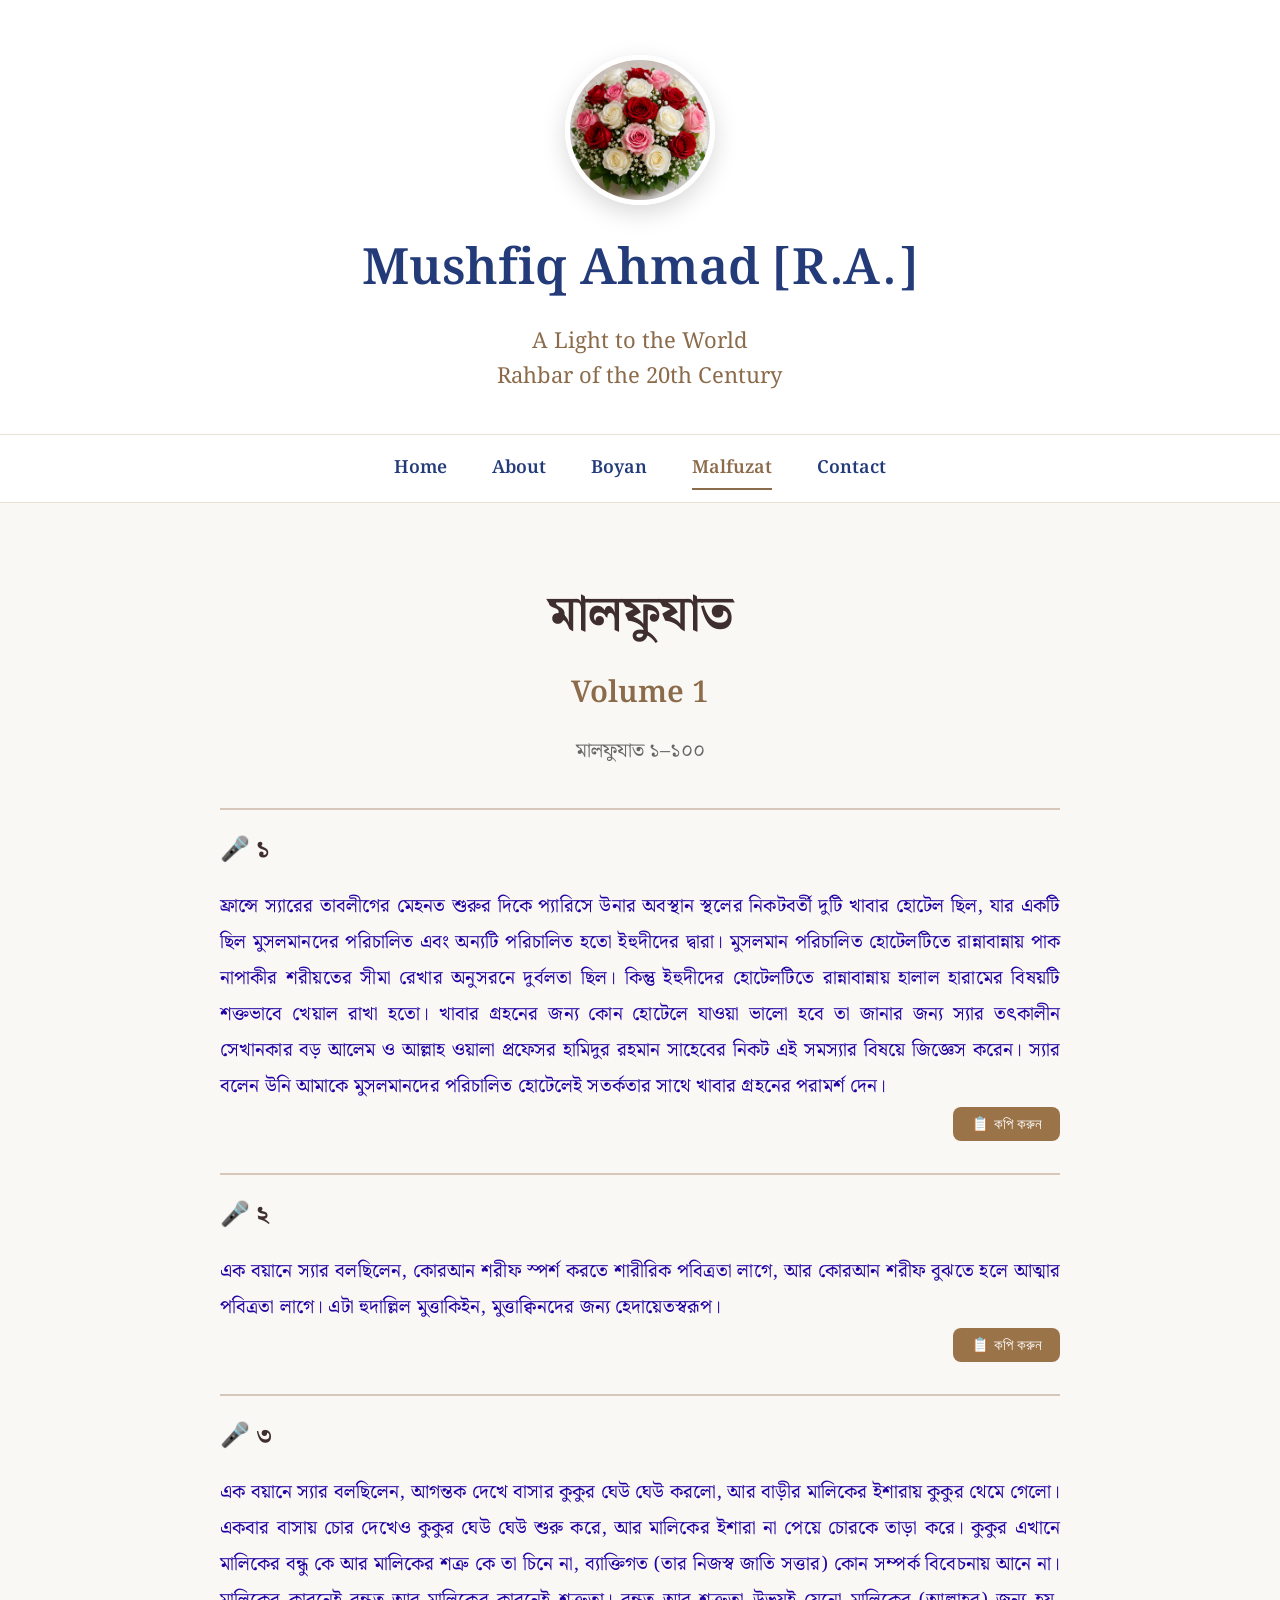
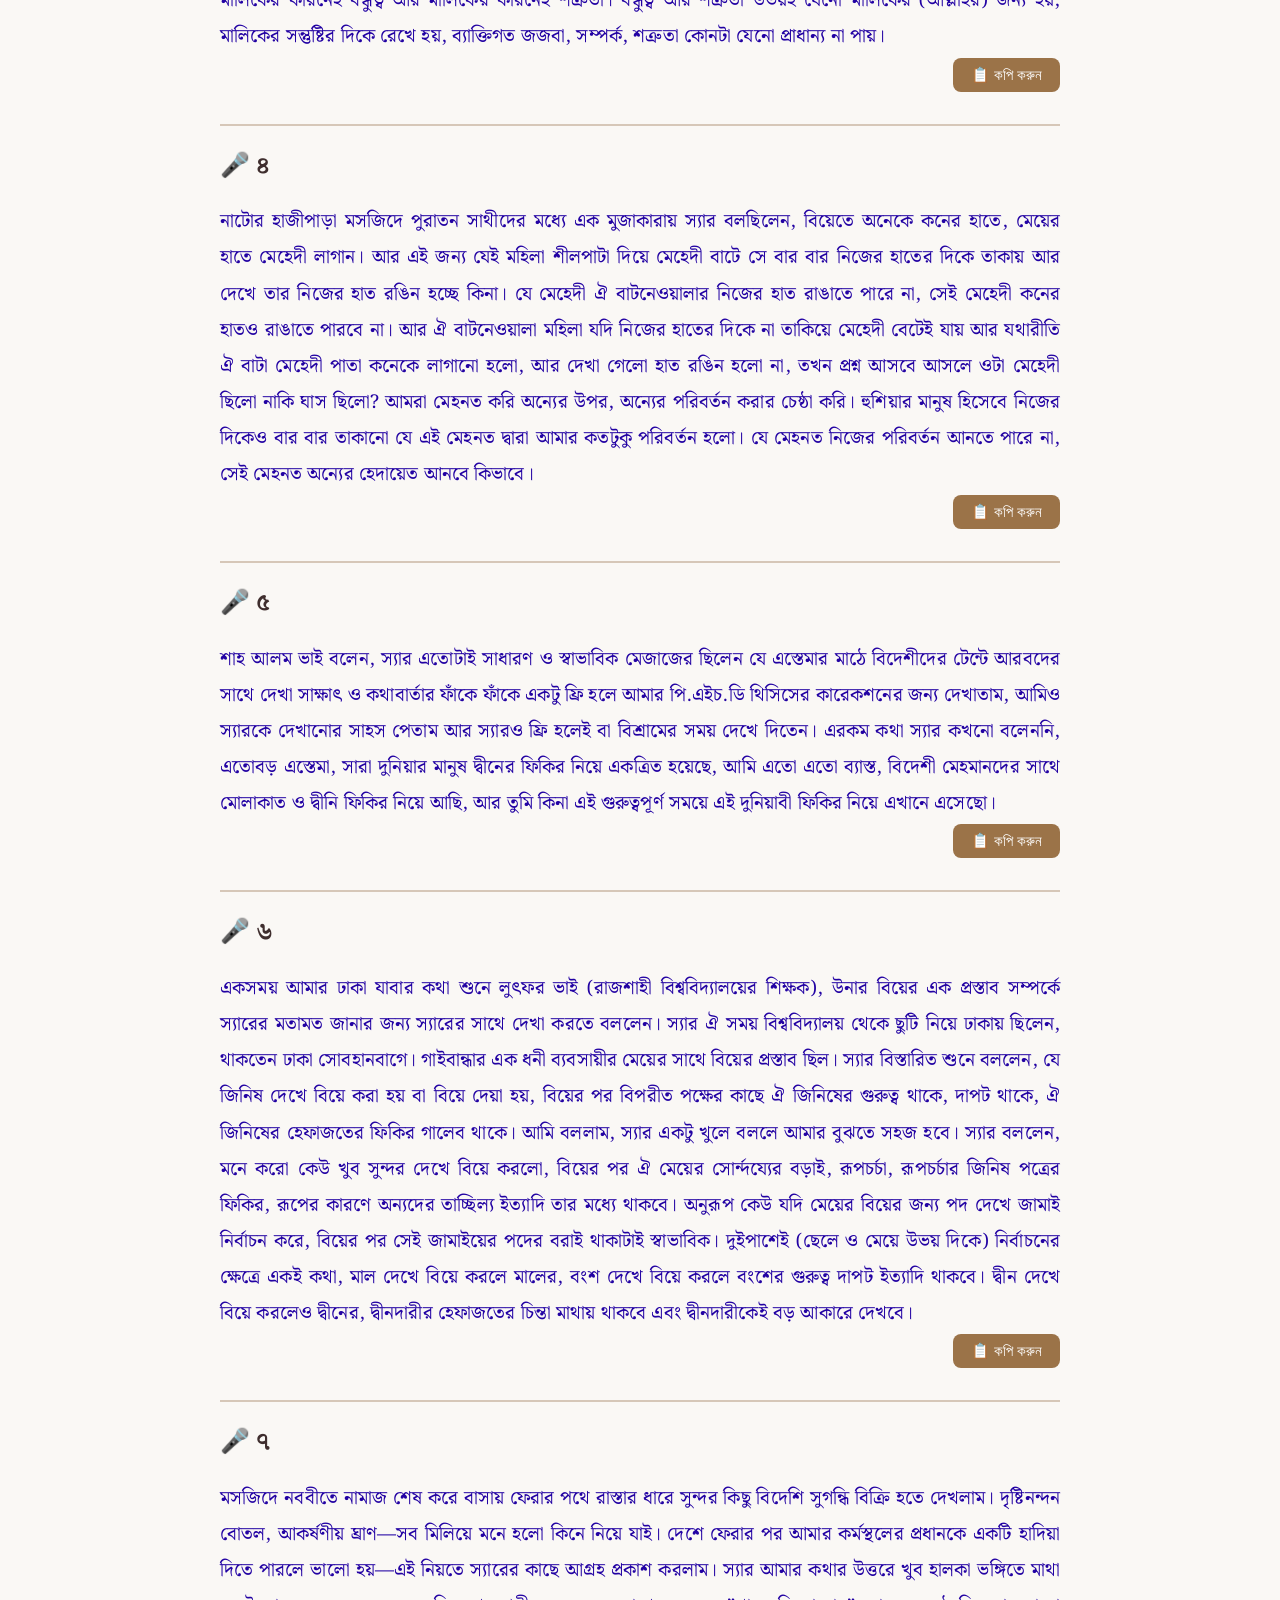
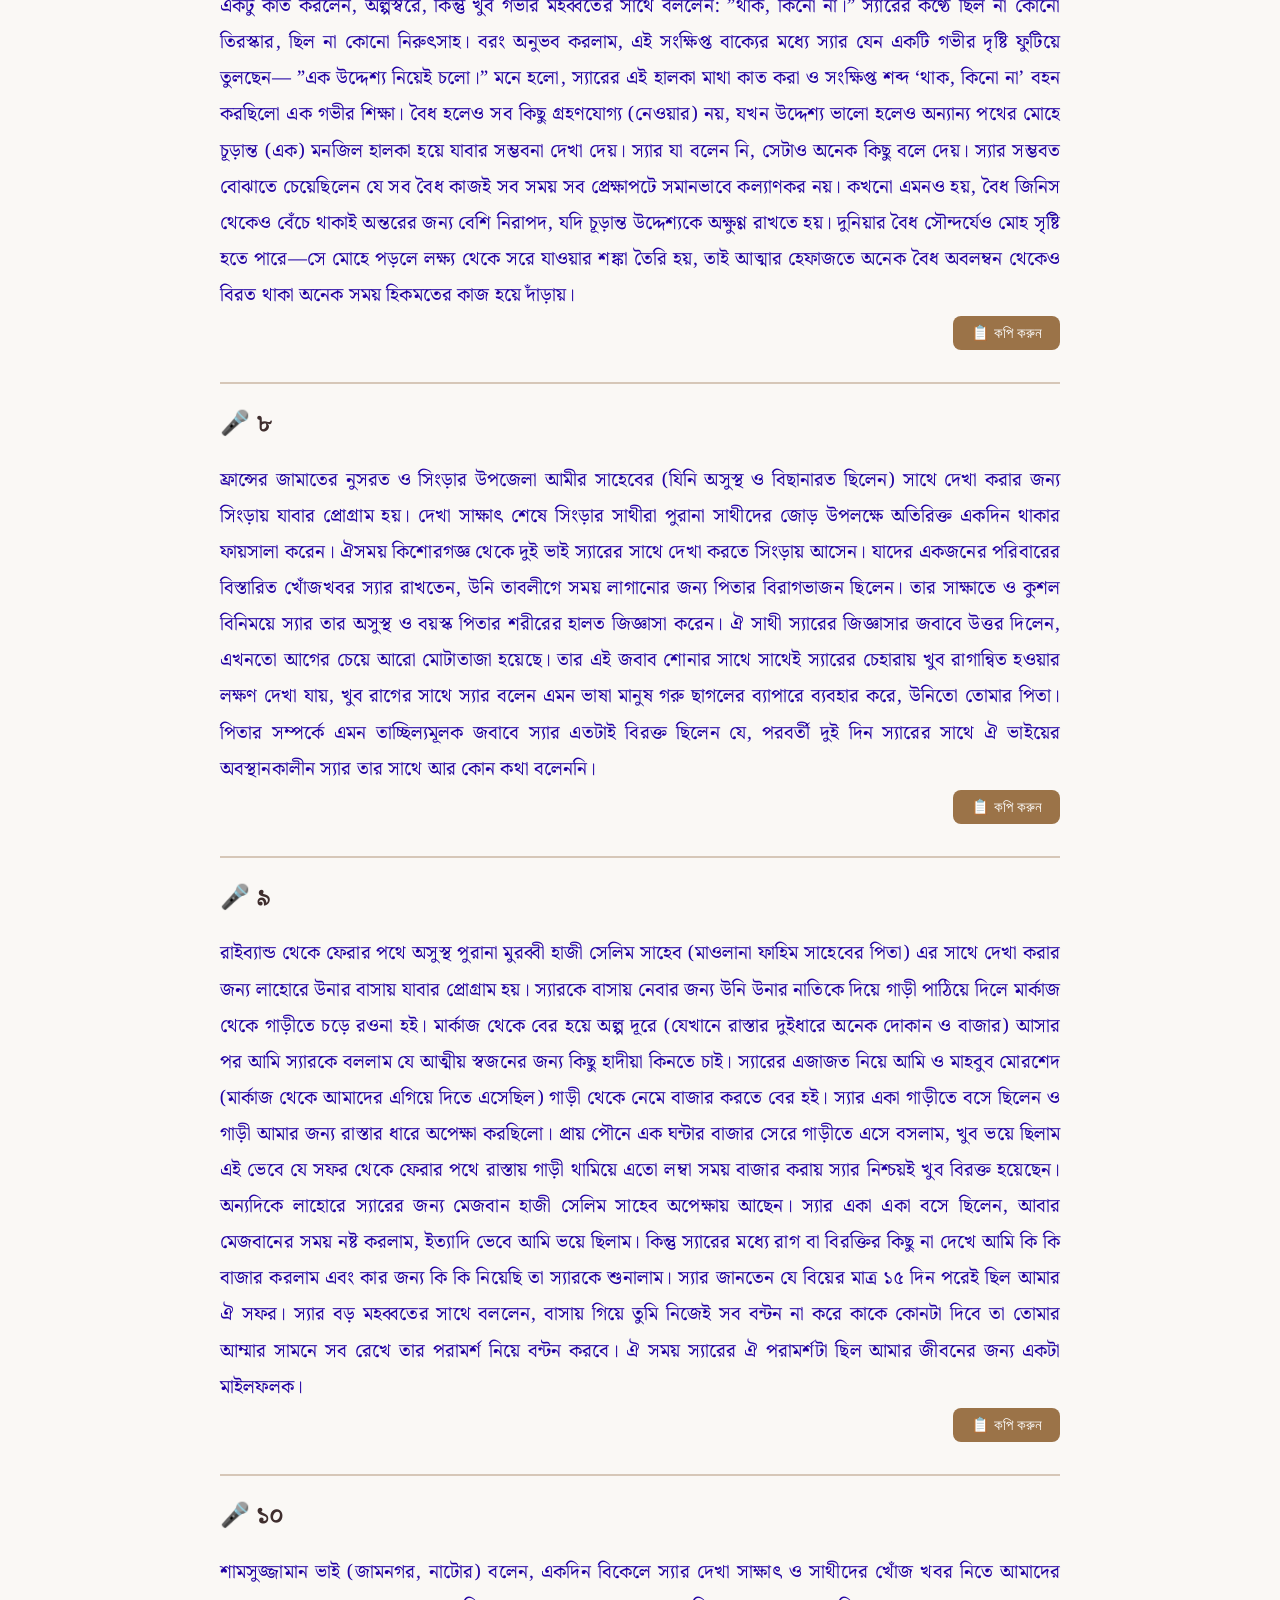
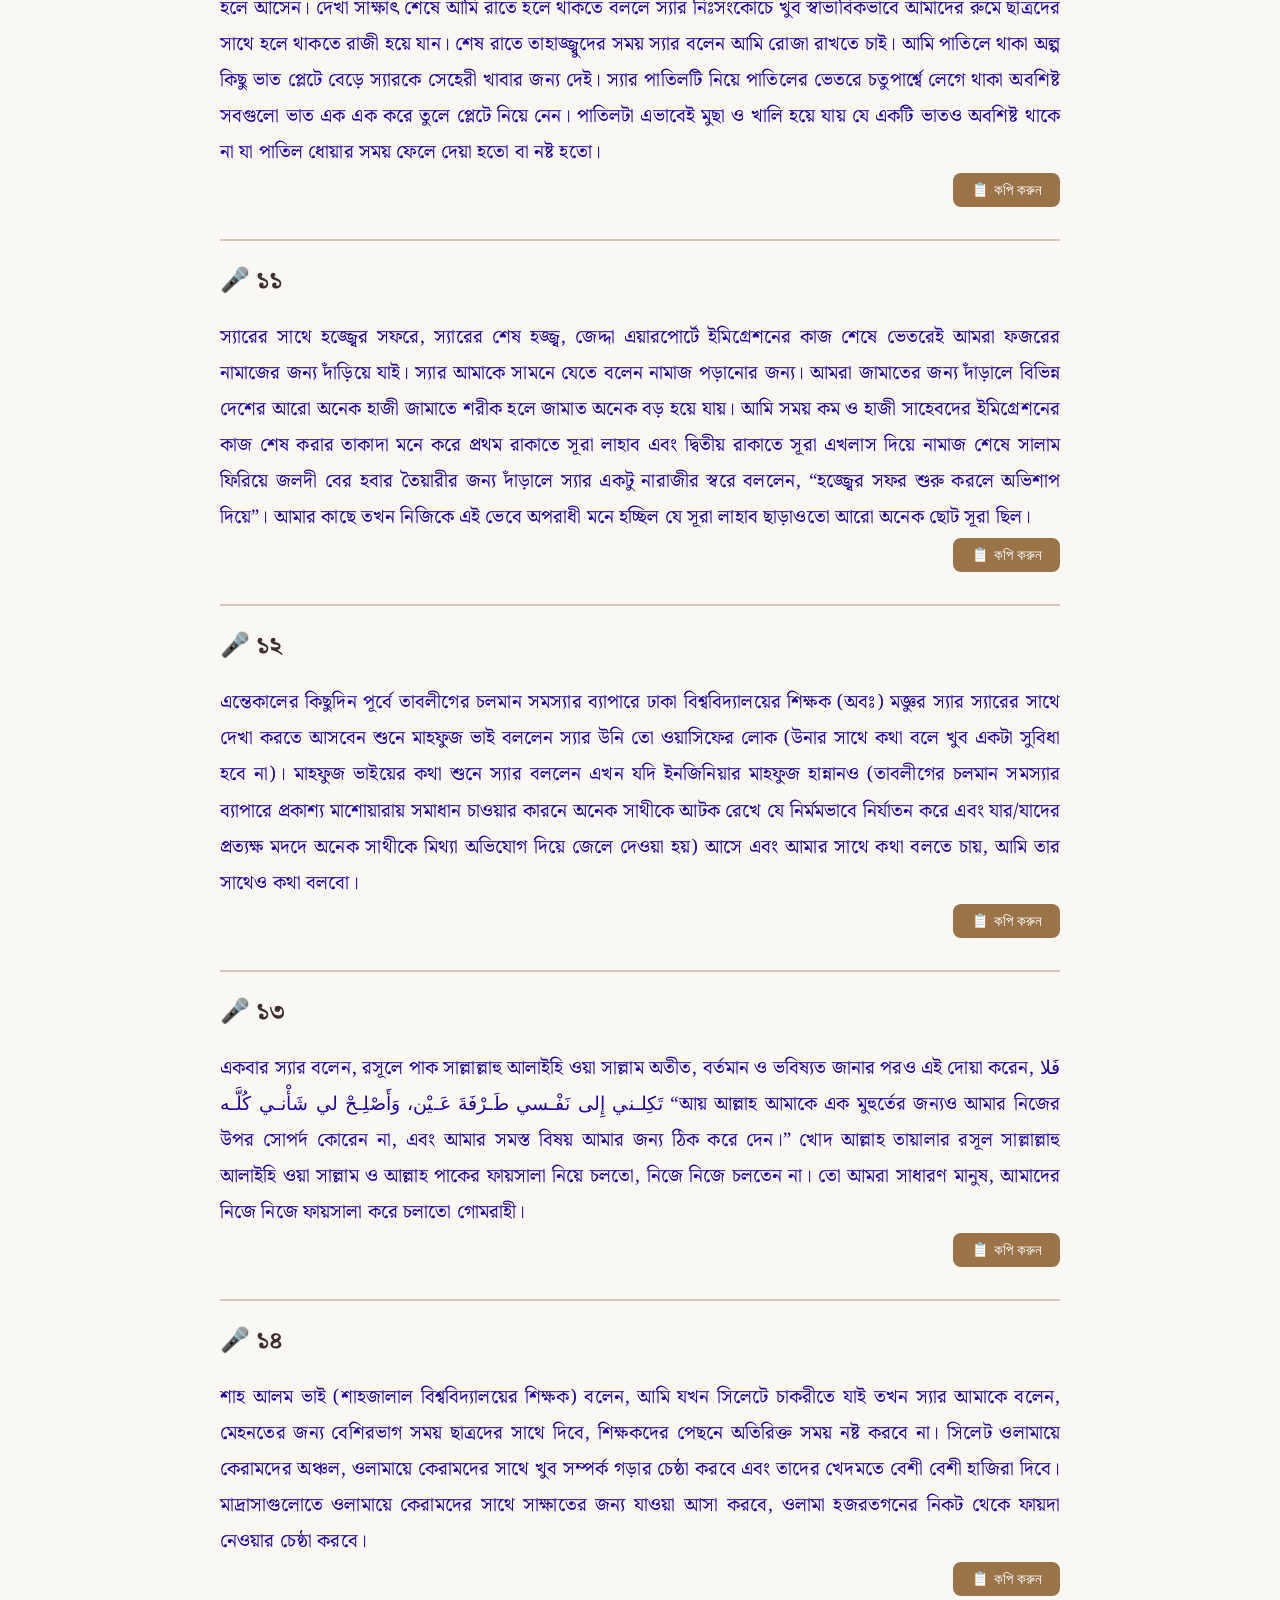
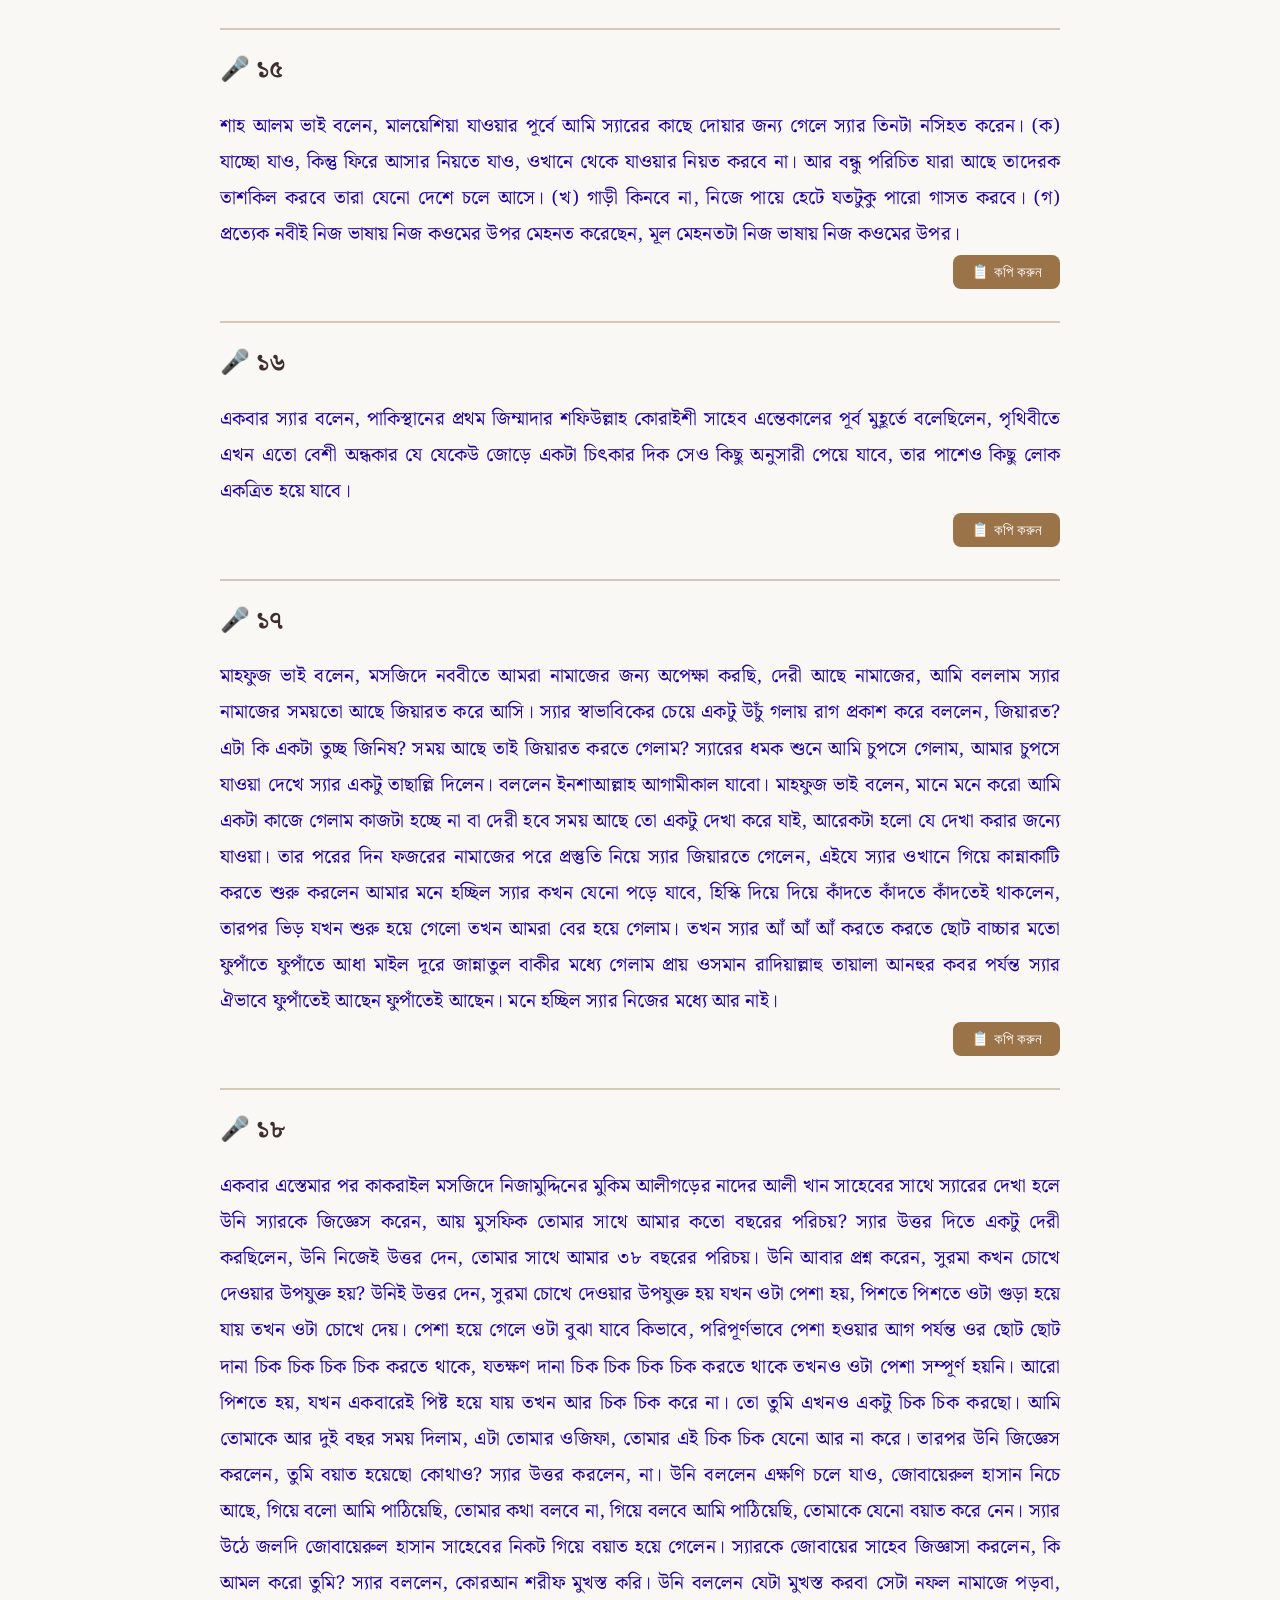
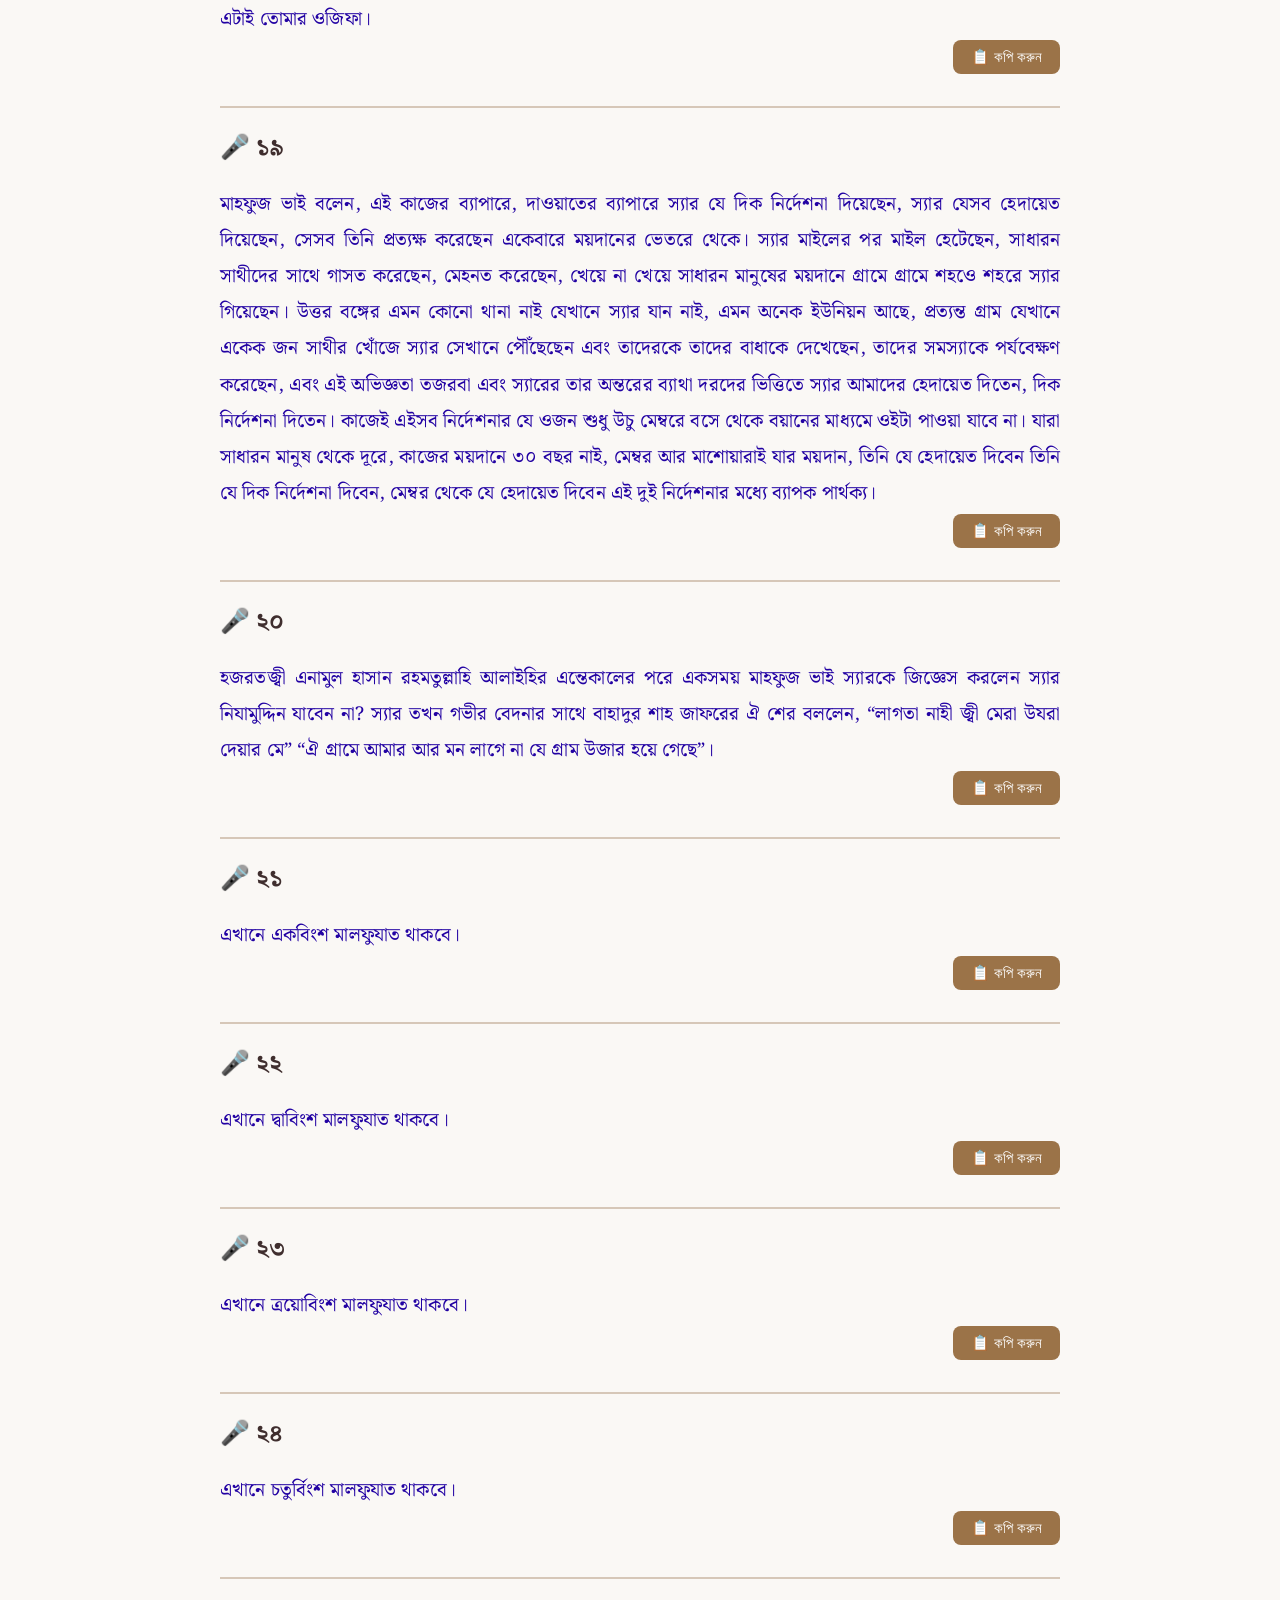
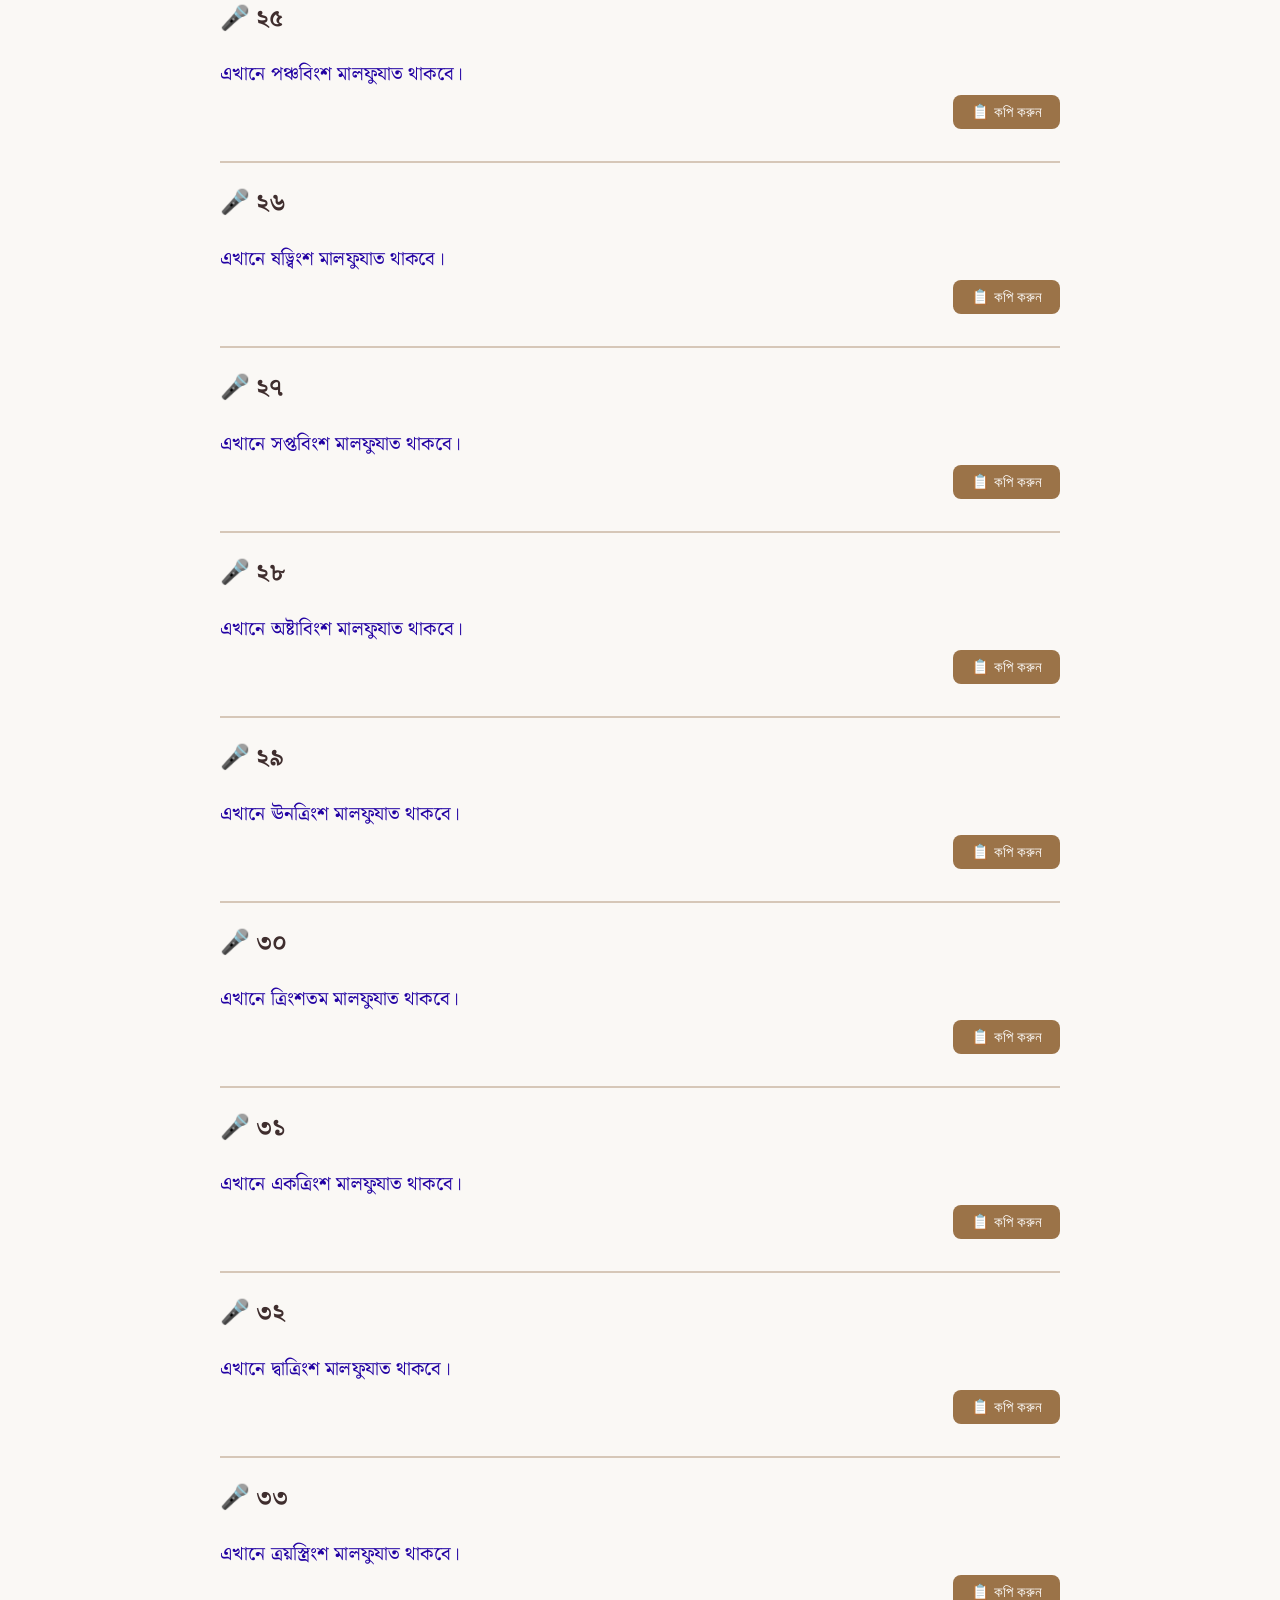
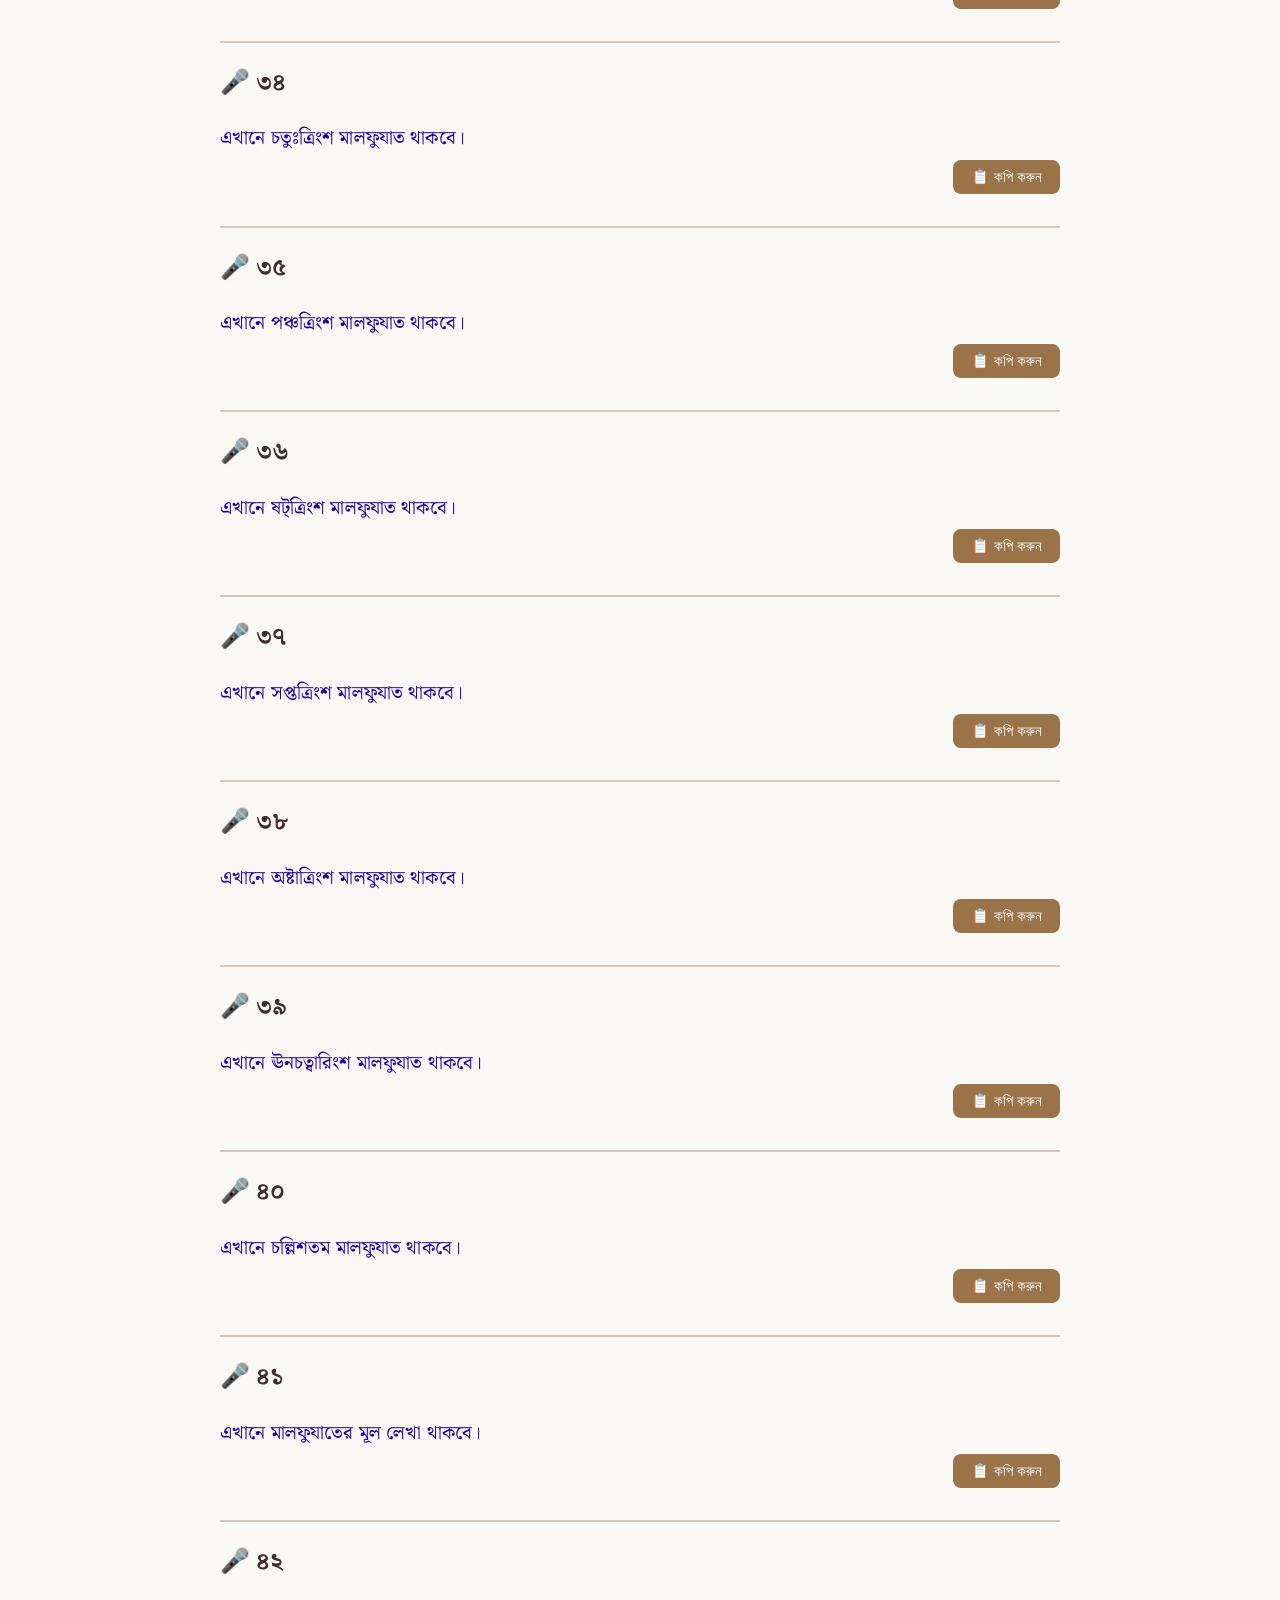
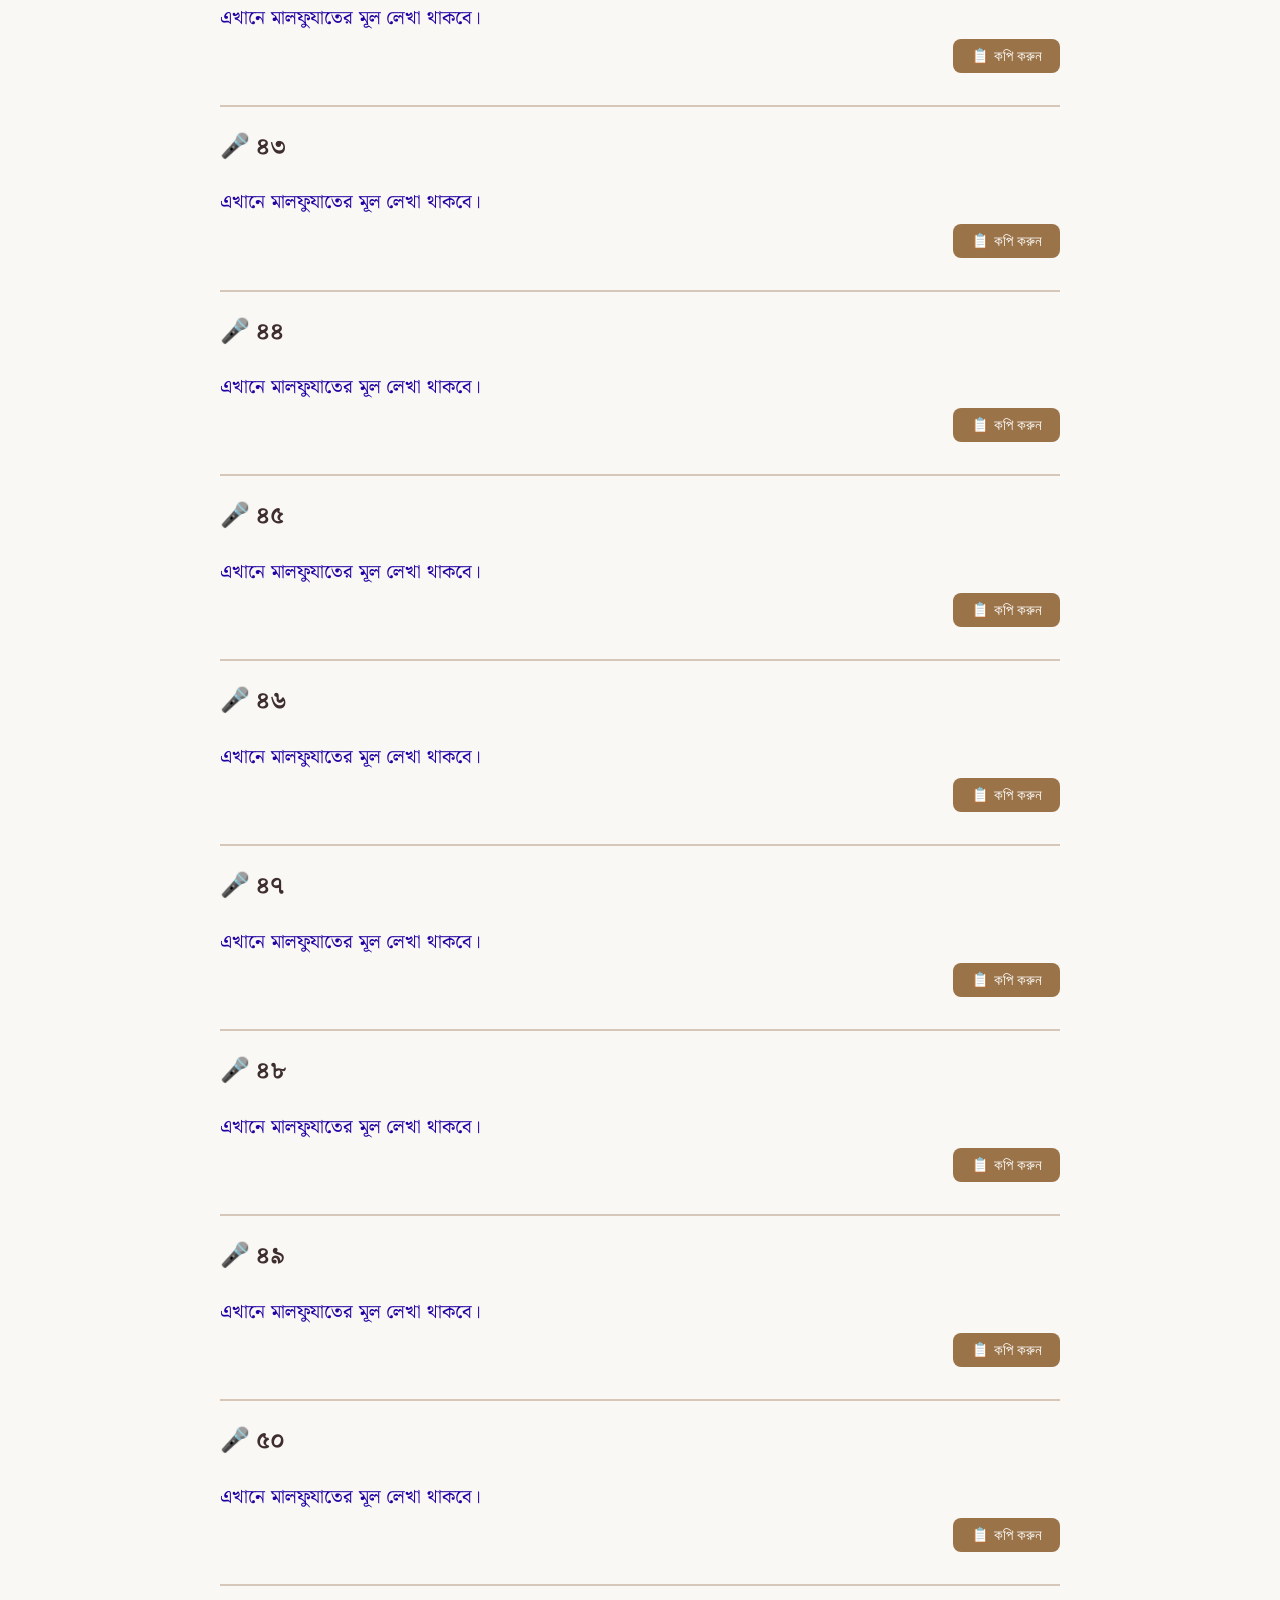
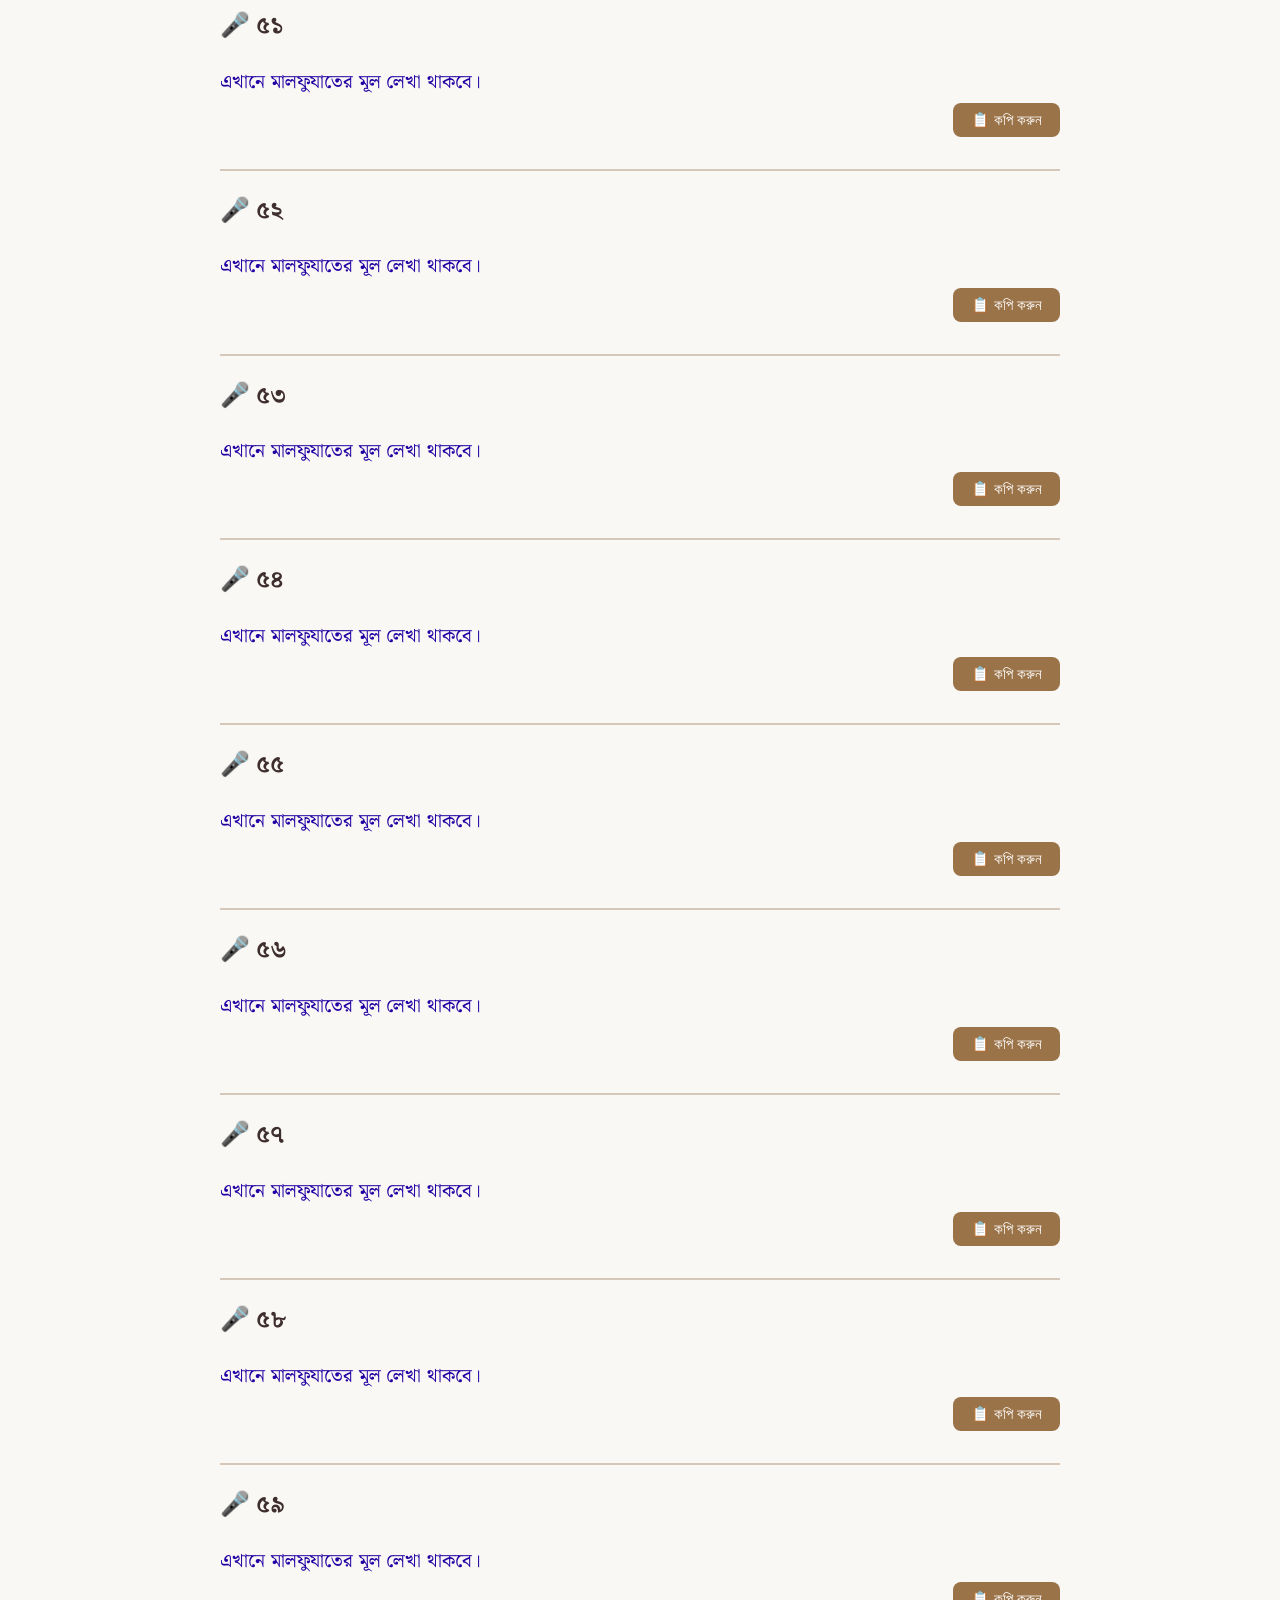
<file: malfuzat/volume-6.html>
<!DOCTYPE html>
<html lang="en">

<head>
    <meta charset="UTF-8">
    <meta name="viewport" content="width=device-width, initial-scale=1.0">

    <title>Mushfiq Ahmad [R.A.]</title>
<link rel="icon" type="image/png" sizes="32x32" href="../images/favicon.png">
<link rel="shortcut icon" href="../images/favicon.png">
<link rel="apple-touch-icon" href="../images/favicon.png">
    <link rel="stylesheet" href="../css/style.css">

    <link rel="preconnect" href="https://fonts.googleapis.com">
    <link rel="preconnect" href="https://fonts.gstatic.com" crossorigin>

    <link href="https://fonts.googleapis.com/css2?family=Cormorant+Garamond:wght@400;500;600;700&family=Noto+Serif+Bengali:wght@400;500;600;700&display=swap" rel="stylesheet">
</head>

<body>
<header class="site-header">

    <div class="container">

        <div class="site-branding">

            <div class="site-logo">

                <img src="../images/logo-flower.png" alt="Flower Symbol">

            </div>

            <h1>Mushfiq Ahmad [R.A.]</h1>

            <p class="tagline">
                A Light to the World<br>
                Rahbar of the 20th Century
            </p>

        </div>

    </div>

</header>



<nav class="main-nav">

    <div class="container">

        <ul>

            <li><a href="../index.html">Home</a></li>

            <li><a href="../about.html">About</a></li>

            <li><a href="../boyan/index.html">Boyan</a></li>

            <li><a class="active" href="index.html">Malfuzat</a></li>

            <li><a href="../contact.html">Contact</a></li>

        </ul>

    </div>

</nav>

<main>

<section class="volume-hero">

    <div class="container">

        <h1>মালফুযাত</h1>

        <h2>Volume 1</h2>

        <p>

            মালফুযাত ১–১০০

        </p>

    </div>

</section>


<section class="malfuzat-list">

<div class="container">


<section id="m1" class="malfuzat-item">

<h3>🎤 ১</h3>

<p>

ফ্রান্সে স্যারের তাবলীগের মেহনত শুরুর দিকে প্যারিসে উনার অবস্থান স্থলের নিকটবর্তী দুটি খাবার হোটেল ছিল, যার একটি ছিল মুসলমানদের পরিচালিত এবং অন্যটি পরিচালিত হতো ইহুদীদের দ্বারা। মুসলমান পরিচালিত হোটেলটিতে রান্নাবান্নায় পাক নাপাকীর শরীয়তের সীমা রেখার অনুসরনে দুর্বলতা ছিল। কিন্তু ইহুদীদের হোটেলটিতে রান্নাবান্নায় হালাল হারামের বিষয়টি শক্তভাবে খেয়াল রাখা হতো। খাবার গ্রহনের জন্য কোন হোটেলে যাওয়া ভালো হবে তা জানার জন্য স্যার তৎকালীন সেখানকার বড় আলেম ও আল্লাহ ওয়ালা প্রফেসর হামিদুর রহমান সাহেবের নিকট এই সমস্যার বিষয়ে জিজ্ঞেস করেন। স্যার বলেন উনি আমাকে মুসলমানদের পরিচালিত হোটেলেই সতর্কতার সাথে খাবার গ্রহনের পরামর্শ দেন।

</p>

<div class="copy-area">
    <button class="copy-btn">
        📋 কপি করুন
    </button>
</div>
</section>


<section id="m2" class="malfuzat-item">

<h3>🎤 ২</h3>

<p>

এক বয়ানে স্যার বলছিলেন, কোরআন শরীফ স্পর্শ করতে শারীরিক পবিত্রতা লাগে, আর কোরআন শরীফ বুঝতে হলে আত্মার পবিত্রতা লাগে। এটা হুদাল্লিল মুত্তাকিইন, মুত্তাক্বিনদের জন্য হেদায়েতস্বরূপ।

</p>
<div class="copy-area">
    <button class="copy-btn">
        📋 কপি করুন
    </button>
</div>
</section>


<section class="malfuzat-item">

<h3>🎤 ৩</h3>

<p>

এক বয়ানে স্যার বলছিলেন, আগন্তক দেখে বাসার কুকুর ঘেউ ঘেউ করলো, আর বাড়ীর মালিকের ইশারায় কুকুর থেমে গেলো। একবার বাসায় চোর দেখেও কুকুর ঘেউ ঘেউ শুরু করে, আর মালিকের ইশারা না পেয়ে চোরকে তাড়া করে। কুকুর এখানে মালিকের বন্ধু কে আর মালিকের শত্রু কে তা চিনে না, ব্যাক্তিগত (তার নিজস্ব জাতি সত্তার) কোন সম্পর্ক বিবেচনায় আনে না। মালিকের কারনেই বন্ধুত্ব আর মালিকের কারনেই শত্রুতা। বন্ধুত্ব আর শত্রুতা উভয়ই যেনো মালিকের (আল্লাহর) জন্য হয়, মালিকের সন্তুষ্টির দিকে রেখে হয়, ব্যাক্তিগত জজবা, সম্পর্ক, শত্রুতা কোনটা যেনো প্রাধান্য না পায়।

</p>
<div class="copy-area">
    <button class="copy-btn">
        📋 কপি করুন
    </button>
</div>
</section>

<section id="m4" class="malfuzat-item">

    <h3>🎤 ৪</h3>

    <p>
        নাটোর হাজীপাড়া মসজিদে পুরাতন সাথীদের মধ্যে এক মুজাকারায় স্যার বলছিলেন, বিয়েতে অনেকে কনের হাতে, মেয়ের হাতে মেহেদী লাগান। আর এই জন্য যেই মহিলা শীলপাটা দিয়ে মেহেদী বাটে সে বার বার নিজের হাতের দিকে তাকায় আর দেখে তার নিজের হাত রঙিন হচ্ছে কিনা। যে মেহেদী ঐ বাটনেওয়ালার নিজের হাত রাঙাতে পারে না, সেই মেহেদী কনের হাতও রাঙাতে পারবে না। আর ঐ বাটনেওয়ালা মহিলা যদি নিজের হাতের দিকে না তাকিয়ে মেহেদী বেটেই যায় আর যথারীতি ঐ বাটা মেহেদী পাতা কনেকে লাগানো হলো, আর দেখা গেলো হাত রঙিন হলো  না, তখন প্রশ্ন আসবে আসলে ওটা মেহেদী ছিলো নাকি ঘাস ছিলো? আমরা মেহনত করি অন্যের উপর, অন্যের পরিবর্তন করার চেষ্ঠা করি। হুশিয়ার মানুষ হিসেবে নিজের দিকেও বার বার তাকানো যে এই মেহনত দ্বারা আমার কতটুকু পরিবর্তন হলো। যে মেহনত নিজের পরিবর্তন আনতে পারে না, সেই মেহনত অন্যের হেদায়েত আনবে কিভাবে।
    </p>
<div class="copy-area">
    <button class="copy-btn">
        📋 কপি করুন
    </button>
</div>
</section>

<section id="m5" class="malfuzat-item">

    <h3>🎤 ৫</h3>

    <p>
        শাহ আলম ভাই বলেন, স্যার এতোটাই সাধারণ ও স্বাভাবিক মেজাজের ছিলেন যে এস্তেমার মাঠে বিদেশীদের টেন্টে আরবদের সাথে দেখা সাক্ষাৎ ও কথাবার্তার ফাঁকে ফাঁকে একটু ফ্রি হলে আমার পি.এইচ.ডি থিসিসের কারেকশনের জন্য দেখাতাম, আমিও স্যারকে দেখানোর সাহস পেতাম আর স্যারও ফ্রি হলেই বা বিশ্রামের সময় দেখে দিতেন। এরকম কথা স্যার কখনো বলেননি, এতোবড় এস্তেমা, সারা দুনিয়ার মানুষ দ্বীনের ফিকির নিয়ে একত্রিত হয়েছে, আমি এতো এতো ব্যাস্ত, বিদেশী মেহমানদের সাথে মোলাকাত ও দ্বীনি ফিকির নিয়ে আছি, আর তুমি কিনা এই গুরুত্বপূর্ণ সময়ে এই দুনিয়াবী ফিকির নিয়ে এখানে এসেছো।
    </p>
<div class="copy-area">
    <button class="copy-btn">
        📋 কপি করুন
    </button>
</div>
</section>

<section id="m6" class="malfuzat-item">

    <h3>🎤 ৬</h3>

    <p>
        একসময় আমার ঢাকা যাবার কথা শুনে লুৎফর ভাই (রাজশাহী বিশ্ববিদ্যালয়ের শিক্ষক), উনার বিয়ের এক প্রস্তাব সম্পর্কে স্যারের মতামত জানার জন্য স্যারের সাথে দেখা করতে বললেন। স্যার ঐ সময় বিশ্ববিদ্যালয় থেকে ছুটি নিয়ে ঢাকায় ছিলেন, থাকতেন ঢাকা সোবহানবাগে। গাইবান্ধার এক ধনী ব্যবসায়ীর মেয়ের সাথে বিয়ের প্রস্তাব ছিল। স্যার বিস্তারিত শুনে বললেন, যে জিনিষ দেখে বিয়ে করা হয় বা বিয়ে দেয়া হয়, বিয়ের পর বিপরীত পক্ষের কাছে ঐ জিনিষের গুরুত্ব থাকে, দাপট থাকে, ঐ জিনিষের হেফাজতের ফিকির গালেব থাকে। আমি বললাম, স্যার একটু খুলে বললে আমার বুঝতে সহজ হবে। স্যার বললেন, মনে করো কেউ খুব সুন্দর দেখে বিয়ে করলো, বিয়ের পর ঐ মেয়ের সোর্ন্দয্যের বড়াই, রূপচর্চা, রূপচর্চার জিনিষ পত্রের ফিকির, রূপের কারণে অন্যদের তাচ্ছিল্য ইত্যাদি তার মধ্যে থাকবে। অনুরূপ কেউ যদি মেয়ের বিয়ের জন্য পদ দেখে জামাই নির্বাচন করে, বিয়ের পর সেই জামাইয়ের পদের বরাই থাকাটাই স্বাভাবিক। দুইপাশেই  (ছেলে ও মেয়ে উভয় দিকে) নির্বাচনের ক্ষেত্রে একই কথা, মাল দেখে বিয়ে করলে মালের, বংশ দেখে বিয়ে করলে বংশের গুরুত্ব দাপট ইত্যাদি থাকবে। দ্বীন দেখে বিয়ে করলেও দ্বীনের, দ্বীনদারীর হেফাজতের চিন্তা মাথায় থাকবে এবং দ্বীনদারীকেই বড় আকারে দেখবে।
    </p>
<div class="copy-area">
    <button class="copy-btn">
        📋 কপি করুন
    </button>
</div>
</section>

<section id="m7" class="malfuzat-item">

    <h3>🎤 ৭</h3>

    <p>
        মসজিদে নববীতে নামাজ শেষ করে বাসায় ফেরার পথে রাস্তার ধারে সুন্দর কিছু বিদেশি সুগন্ধি বিক্রি হতে দেখলাম। দৃষ্টিনন্দন বোতল, আকর্ষণীয় ঘ্রাণ—সব মিলিয়ে মনে হলো কিনে নিয়ে যাই। দেশে ফেরার পর আমার কর্মস্থলের প্রধানকে একটি হাদিয়া দিতে পারলে ভালো হয়—এই নিয়তে স্যারের কাছে আগ্রহ প্রকাশ করলাম।

স্যার আমার কথার উত্তরে খুব হালকা ভঙ্গিতে মাথা একটু কাত করলেন, অল্পস্বরে, কিন্তু খুব গভীর মহব্বতের সাথে বললেন: ”থাক, কিনো না।”

স্যারের কণ্ঠে ছিল না কোনো তিরস্কার, ছিল না কোনো নিরুৎসাহ। বরং অনুভব করলাম, এই সংক্ষিপ্ত বাক্যের মধ্যে স্যার যেন একটি গভীর দৃষ্টি ফুটিয়ে তুলছেন— ”এক উদ্দেশ্য নিয়েই চলো।” 

মনে হলো, স্যারের এই হালকা মাথা কাত করা ও সংক্ষিপ্ত শব্দ ‘থাক, কিনো না’ বহন করছিলো এক গভীর শিক্ষা। বৈধ হলেও সব কিছু গ্রহণযোগ্য (নেওয়ার) নয়, যখন উদ্দেশ্য ভালো হলেও অন্যান্য পথের মোহে চূড়ান্ত (এক) মনজিল হালকা হয়ে যাবার সম্ভবনা দেখা দেয়।

স্যার যা বলেন নি, সেটাও অনেক কিছু বলে দেয়। স্যার সম্ভবত বোঝাতে চেয়েছিলেন যে সব বৈধ কাজই সব সময় সব প্রেক্ষাপটে সমানভাবে কল্যাণকর নয়। কখনো এমনও হয়, বৈধ জিনিস থেকেও বেঁচে থাকাই অন্তরের জন্য বেশি নিরাপদ, যদি চূড়ান্ত উদ্দেশ্যকে অক্ষুণ্ণ রাখতে হয়। দুনিয়ার বৈধ সৌন্দর্যেও মোহ সৃষ্টি হতে পারে—সে মোহে পড়লে লক্ষ্য থেকে সরে যাওয়ার শঙ্কা তৈরি হয়, তাই আত্মার হেফাজতে অনেক বৈধ অবলম্বন থেকেও বিরত থাকা অনেক সময় হিকমতের কাজ হয়ে দাঁড়ায়।
    </p>
<div class="copy-area">
    <button class="copy-btn">
        📋 কপি করুন
    </button>
</div>
</section>

<section id="m8" class="malfuzat-item">

    <h3>🎤 ৮</h3>

    <p>
        ফ্রান্সের জামাতের নুসরত ও সিংড়ার উপজেলা আমীর সাহেবের (যিনি অসুস্থ ও বিছানারত ছিলেন) সাথে দেখা করার জন্য সিংড়ায় যাবার প্রোগ্রাম হয়। দেখা সাক্ষাৎ শেষে সিংড়ার সাথীরা পুরানা সাথীদের জোড় উপলক্ষে অতিরিক্ত একদিন থাকার ফায়সালা করেন। ঐসময় কিশোরগজ্ঞ থেকে দুই ভাই স্যারের সাথে দেখা করতে সিংড়ায় আসেন। যাদের একজনের পরিবারের বিস্তারিত খোঁজখবর স্যার রাখতেন, উনি তাবলীগে সময় লাগানোর জন্য পিতার বিরাগভাজন ছিলেন। তার সাক্ষাতে ও কুশল বিনিময়ে স্যার তার অসুস্থ ও বয়স্ক পিতার শরীরের হালত জিজ্ঞাসা করেন। ঐ সাথী স্যারের জিজ্ঞাসার জবাবে উত্তর দিলেন, এখনতো আগের চেয়ে আরো মোটাতাজা হয়েছে। তার এই জবাব শোনার সাথে সাথেই স্যারের চেহারায় খুব রাগান্বিত হওয়ার লক্ষণ দেখা যায়, খুব রাগের সাথে স্যার বলেন এমন ভাষা মানুষ গরু ছাগলের ব্যাপারে ব্যবহার করে, উনিতো তোমার পিতা। পিতার সম্পর্কে এমন তাচ্ছিল্যমূলক জবাবে স্যার এতটাই বিরক্ত ছিলেন যে, পরবর্তী দুই দিন স্যারের সাথে ঐ ভাইয়ের অবস্থানকালীন স্যার তার সাথে আর কোন কথা বলেননি।
    </p>
<div class="copy-area">
    <button class="copy-btn">
        📋 কপি করুন
    </button>
</div>
</section>

<section id="m9" class="malfuzat-item">

    <h3>🎤 ৯</h3>

    <p>
        রাইব্যান্ড থেকে ফেরার পথে অসুস্থ পুরানা মুরব্বী হাজী সেলিম সাহেব (মাওলানা ফাহিম সাহেবের পিতা) এর সাথে দেখা করার জন্য লাহোরে উনার বাসায় যাবার প্রোগ্রাম হয়। স্যারকে বাসায় নেবার জন্য উনি উনার নাতিকে দিয়ে গাড়ী পাঠিয়ে দিলে মার্কাজ থেকে গাড়ীতে চড়ে রওনা হই। মার্কাজ থেকে বের হয়ে অল্প দূরে (যেখানে রাস্তার দুইধারে অনেক দোকান ও বাজার) আসার পর আমি স্যারকে বললাম যে আত্মীয় স্বজনের জন্য কিছু হাদীয়া কিনতে চাই। স্যারের এজাজত নিয়ে আমি ও মাহবুব মোরশেদ (মার্কাজ থেকে আমাদের এগিয়ে দিতে এসেছিল) গাড়ী থেকে নেমে বাজার করতে বের হই। স্যার একা গাড়ীতে বসে ছিলেন ও গাড়ী আমার জন্য রাস্তার ধারে অপেক্ষা করছিলো। প্রায় পৌনে এক ঘন্টার বাজার সেরে গাড়ীতে এসে বসলাম, খুব ভয়ে ছিলাম এই ভেবে যে সফর থেকে ফেরার পথে রাস্তায় গাড়ী থামিয়ে এতো লম্বা সময় বাজার করায় স্যার নিশ্চয়ই খুব বিরক্ত হয়েছেন। অন্যদিকে লাহোরে স্যারের জন্য মেজবান হাজী সেলিম সাহেব অপেক্ষায় আছেন। স্যার একা একা বসে ছিলেন, আবার মেজবানের সময় নষ্ট করলাম, ইত্যাদি ভেবে আমি ভয়ে ছিলাম। কিন্তু স্যারের মধ্যে রাগ বা বিরক্তির কিছু না দেখে আমি কি কি বাজার করলাম এবং কার জন্য কি কি নিয়েছি তা স্যারকে শুনালাম। স্যার জানতেন যে বিয়ের মাত্র ১৫ দিন পরেই ছিল আমার ঐ সফর। স্যার বড় মহব্বতের সাথে বললেন, বাসায় গিয়ে তুমি নিজেই সব বন্টন না করে কাকে কোনটা দিবে তা তোমার আম্মার সামনে সব রেখে তার পরামর্শ নিয়ে বন্টন করবে। ঐ সময় স্যারের ঐ পরামর্শটা ছিল আমার জীবনের জন্য একটা মাইলফলক।
    </p>
<div class="copy-area">
    <button class="copy-btn">
        📋 কপি করুন
    </button>
</div>
</section>

<section id="m10" class="malfuzat-item">

    <h3>🎤 ১০</h3>

    <p>
        শামসুজ্জামান ভাই (জামনগর, নাটোর) বলেন, একদিন বিকেলে স্যার দেখা সাক্ষাৎ ও সাথীদের খোঁজ খবর নিতে আমাদের হলে আসেন। দেখা সাক্ষাৎ শেষে আমি রাতে হলে থাকতে বললে স্যার নিঃসংকোচে খুব স্বাভাবিকভাবে আমাদের রুমে ছাত্রদের সাথে হলে থাকতে রাজী হয়ে যান। শেষ রাতে তাহাজ্জ্বুদের সময় স্যার বলেন আমি রোজা রাখতে চাই। আমি পাতিলে থাকা অল্প কিছু ভাত প্লেটে বেড়ে স্যারকে সেহেরী খাবার জন্য দেই। স্যার পাতিলটি নিয়ে পাতিলের ভেতরে চতুপার্শ্বে লেগে থাকা অবশিষ্ট সবগুলো ভাত এক এক করে তুলে প্লেটে নিয়ে নেন। পাতিলটা এভাবেই মুছা ও খালি হয়ে যায় যে একটি ভাতও অবশিষ্ট থাকে না যা পাতিল ধোয়ার সময় ফেলে দেয়া হতো বা নষ্ট হতো।
    </p>
<div class="copy-area">
    <button class="copy-btn">
        📋 কপি করুন
    </button>
</div>
</section>

<section id="m11" class="malfuzat-item">

    <h3>🎤 ১১</h3>

    <p>
        স্যারের সাথে হজ্জ্বের সফরে, স্যারের শেষ হজ্জ্ব, জেদ্দা এয়ারপোর্টে ইমিগ্রেশনের কাজ শেষে ভেতরেই আমরা ফজরের নামাজের জন্য দাঁড়িয়ে যাই। স্যার আমাকে সামনে যেতে বলেন নামাজ পড়ানোর জন্য। আমরা জামাতের জন্য দাঁড়ালে বিভিন্ন দেশের আরো অনেক হাজী জামাতে শরীক হলে জামাত অনেক বড় হয়ে যায়। আমি সময় কম ও হাজী সাহেবদের ইমিগ্রেশনের কাজ শেষ করার তাকাদা মনে করে প্রথম রাকাতে সূরা লাহাব এবং দ্বিতীয় রাকাতে সূরা এখলাস দিয়ে নামাজ শেষে সালাম ফিরিয়ে জলদী বের হবার তৈয়ারীর জন্য দাঁড়ালে স্যার একটু নারাজীর স্বরে বললেন, “হজ্জ্বের সফর শুরু করলে অভিশাপ দিয়ে”। আমার কাছে তখন নিজিকে এই ভেবে অপরাধী মনে হচ্ছিল যে সূরা লাহাব ছাড়াওতো আরো অনেক ছোট সূরা ছিল।
    </p>
<div class="copy-area">
    <button class="copy-btn">
        📋 কপি করুন
    </button>
</div>
</section>

<section id="m12" class="malfuzat-item">

    <h3>🎤 ১২</h3>

    <p>
        এন্তেকালের কিছুদিন পূর্বে তাবলীগের চলমান সমস্যার ব্যাপারে ঢাকা বিশ্ববিদ্যালয়ের শিক্ষক (অবঃ) মজ্ঞুর স্যার স্যারের সাথে দেখা করতে আসবেন শুনে মাহফুজ ভাই বললেন স্যার উনি তো ওয়াসিফের লোক (উনার সাথে কথা বলে খুব একটা সুবিধা হবে না)। মাহফুজ ভাইয়ের কথা শুনে স্যার বললেন এখন যদি ইনজিনিয়ার মাহফুজ হান্নানও (তাবলীগের চলমান সমস্যার ব্যাপারে প্রকাশ্য মাশোয়ারায় সমাধান চাওয়ার কারনে অনেক সাথীকে আটক রেখে যে নির্মমভাবে নির্যাতন করে এবং যার/যাদের প্রত্যক্ষ মদদে অনেক সাথীকে মিথ্যা অভিযোগ দিয়ে জেলে দেওয়া হয়) আসে এবং আমার সাথে কথা বলতে চায়, আমি তার সাথেও কথা বলবো।
    </p>
<div class="copy-area">
    <button class="copy-btn">
        📋 কপি করুন
    </button>
</div>
</section>

<section id="m13" class="malfuzat-item">

    <h3>🎤 ১৩</h3>

    <p>
        একবার স্যার বলেন, রসূলে পাক সাল্লাল্লাহু আলাইহি ওয়া সাল্লাম অতীত, বর্তমান ও ভবিষ্যত জানার পরও এই দোয়া করেন, 
فَلا تَكِلـني إِلى نَفْـسي طَـرْفَةَ عَـيْن، وَأَصْلِـحْ لي شَأْنـي كُلَّـه
“আয় আল্লাহ আমাকে এক মুহুর্তের জন্যও আমার নিজের উপর সোপর্দ কোরেন না, এবং আমার সমস্ত বিষয় আমার জন্য ঠিক করে দেন।” খোদ আল্লাহ তায়ালার রসূল সাল্লাল্লাহু আলাইহি ওয়া সাল্লাম ও আল্লাহ পাকের ফায়সালা নিয়ে চলতো, নিজে নিজে চলতেন না। তো আমরা সাধারণ মানুষ, আমাদের নিজে নিজে ফায়সালা করে চলাতো গোমরাহী।
    </p>
<div class="copy-area">
    <button class="copy-btn">
        📋 কপি করুন
    </button>
</div>
</section>

<section id="m14" class="malfuzat-item">

    <h3>🎤 ১৪</h3>

    <p>
         শাহ আলম ভাই (শাহজালাল বিশ্ববিদ্যালয়ের শিক্ষক) বলেন, আমি যখন সিলেটে চাকরীতে যাই তখন স্যার আমাকে বলেন, মেহনতের জন্য বেশিরভাগ সময় ছাত্রদের সাথে দিবে, শিক্ষকদের পেছনে অতিরিক্ত সময় নষ্ট করবে না। সিলেট ওলামায়ে কেরামদের অঞ্চল, ওলামায়ে কেরামদের সাথে খুব সম্পর্ক গড়ার চেষ্ঠা করবে এবং তাদের খেদমতে বেশী বেশী হাজিরা দিবে। মাদ্রাসাগুলোতে ওলামায়ে কেরামদের সাথে সাক্ষাতের জন্য যাওয়া আসা করবে, ওলামা হজরতগনের নিকট থেকে ফায়দা নেওয়ার চেষ্ঠা করবে।
    </p>
<div class="copy-area">
    <button class="copy-btn">
        📋 কপি করুন
    </button>
</div>
</section>

<section id="m15" class="malfuzat-item">

    <h3>🎤 ১৫</h3>

    <p>
        শাহ আলম ভাই বলেন, মালয়েশিয়া যাওয়ার পূর্বে আমি স্যারের কাছে দোয়ার জন্য গেলে স্যার তিনটা নসিহত করেন। (ক) যাচ্ছো যাও, কিন্তু ফিরে আসার নিয়তে যাও, ওখানে থেকে যাওয়ার নিয়ত করবে না। আর বন্ধু পরিচিত যারা আছে তাদেরক তাশকিল করবে তারা যেনো দেশে চলে আসে। (খ) গাড়ী কিনবে না, নিজে পায়ে হেটে যতটুকু পারো গাসত করবে। (গ) প্রত্যেক নবীই নিজ ভাষায় নিজ কওমের উপর মেহনত করেছেন, মূল মেহনতটা নিজ ভাষায় নিজ কওমের উপর।
    </p>
<div class="copy-area">
    <button class="copy-btn">
        📋 কপি করুন
    </button>
</div>
</section>

<section id="m16" class="malfuzat-item">

    <h3>🎤 ১৬</h3>

    <p>
        একবার স্যার বলেন, পাকিস্থানের প্রথম জিম্মাদার শফিউল্লাহ কোরাইশী সাহেব এন্তেকালের পূর্ব মুহূর্তে বলেছিলেন, পৃথিবীতে এখন এতো বেশী অন্ধকার যে যেকেউ জোড়ে একটা চিৎকার দিক সেও কিছু অনুসারী পেয়ে যাবে, তার পাশেও কিছু লোক একত্রিত হয়ে যাবে।
    </p>
<div class="copy-area">
    <button class="copy-btn">
        📋 কপি করুন
    </button>
</div>
</section>

<section id="m17" class="malfuzat-item">

    <h3>🎤 ১৭</h3>

    <p>
        মাহফুজ ভাই বলেন, মসজিদে নববীতে আমরা নামাজের জন্য অপেক্ষা করছি, দেরী আছে নামাজের, আমি বললাম স্যার নামাজের সময়তো আছে জিয়ারত করে আসি। স্যার স্বাভাবিকের চেয়ে একটু উচুঁ গলায় রাগ প্রকাশ করে বললেন, জিয়ারত? এটা কি একটা তুচ্ছ জিনিষ? সময় আছে তাই জিয়ারত করতে গেলাম? স্যারের ধমক শুনে আমি চুপসে গেলাম, আমার চুপসে যাওয়া দেখে স্যার একটু তাছাল্লি দিলেন। বললেন ইনশাআল্লাহ আগামীকাল যাবো। মাহফুজ ভাই বলেন, মানে মনে করো আমি একটা কাজে গেলাম কাজটা হচ্ছে না বা দেরী হবে সময় আছে তো একটু দেখা করে যাই, আরেকটা হলো যে দেখা করার জন্যে যাওয়া। তার পরের দিন ফজরের নামাজের পরে প্রস্তুতি নিয়ে স্যার জিয়ারতে গেলেন, এইযে স্যার ওখানে গিয়ে কান্নাকাটি করতে শুরু করলেন আমার মনে হচ্ছিল স্যার কখন যেনো পড়ে যাবে, হিস্কি দিয়ে দিয়ে কাঁদতে কাঁদতে কাঁদতেই থাকলেন, তারপর ভিড় যখন শুরু হয়ে গেলো তখন আমরা বের হয়ে গেলাম। তখন স্যার আঁ আঁ আঁ করতে করতে ছোট বাচ্চার মতো ফুপাঁতে ফুপাঁতে আধা মাইল দূরে জান্নাতুল বাকীর মধ্যে গেলাম প্রায় ওসমান রাদিয়াল্লাহু তায়ালা আনহুর কবর পর্যন্ত স্যার ঐভাবে ফুপাঁতেই আছেন ফুপাঁতেই আছেন। মনে হচ্ছিল স্যার নিজের মধ্যে আর নাই।
    </p>
<div class="copy-area">
    <button class="copy-btn">
        📋 কপি করুন
    </button>
</div>
</section>

<section id="m18" class="malfuzat-item">

    <h3>🎤 ১৮</h3>

    <p>
        একবার এস্তেমার পর কাকরাইল মসজিদে নিজামুদ্দিনের মুকিম আলীগড়ের নাদের আলী খান সাহেবের সাথে স্যারের দেখা হলে উনি স্যারকে জিজ্ঞেস করেন, আয় মুসফিক তোমার সাথে আমার কতো বছরের পরিচয়? স্যার উত্তর দিতে একটু দেরী করছিলেন, উনি নিজেই উত্তর দেন, তোমার সাথে আমার ৩৮ বছরের পরিচয়। উনি আবার প্রশ্ন করেন, সুরমা কখন চোখে দেওয়ার উপযুক্ত হয়? উনিই উত্তর দেন, সুরমা চোখে দেওয়ার উপযুক্ত হয় যখন ওটা পেশা হয়, পিশতে পিশতে ওটা গুড়া হয়ে যায় তখন ওটা চোখে দেয়। পেশা হয়ে গেলে ওটা বুঝা যাবে কিভাবে, পরিপূর্ণভাবে পেশা হওয়ার আগ পর্যন্ত ওর ছোট ছোট দানা চিক চিক চিক চিক করতে থাকে, যতক্ষণ দানা চিক চিক চিক চিক করতে থাকে তখনও ওটা পেশা সম্পূর্ণ হয়নি। আরো পিশতে হয়, যখন একবারেই পিষ্ট হয়ে যায় তখন আর চিক চিক করে না। তো তুমি এখনও একটু চিক চিক করছো। আমি তোমাকে আর দুই বছর সময় দিলাম, এটা তোমার ওজিফা, তোমার এই চিক চিক যেনো আর না করে। তারপর উনি জিজ্ঞেস করলেন, তুমি বয়াত হয়েছো কোথাও? স্যার উত্তর করলেন, না। উনি বললেন এক্ষণি চলে যাও, জোবায়েরুল হাসান নিচে আছে, গিয়ে বলো আমি পাঠিয়েছি, তোমার কথা বলবে না, গিয়ে বলবে আমি পাঠিয়েছি, তোমাকে যেনো বয়াত করে নেন। স্যার উঠে জলদি জোবায়েরুল হাসান সাহেবের নিকট গিয়ে বয়াত হয়ে গেলেন। স্যারকে জোবায়ের সাহেব জিজ্ঞাসা করলেন, কি আমল করো তুমি? স্যার বললেন, কোরআন শরীফ মুখস্ত করি। উনি বললেন যেটা মুখস্ত করবা সেটা নফল নামাজে পড়বা, এটাই তোমার ওজিফা।
    </p>
<div class="copy-area">
    <button class="copy-btn">
        📋 কপি করুন
    </button>
</div>
</section>

<section id="m19" class="malfuzat-item">

    <h3>🎤 ১৯</h3>

    <p>
        মাহফুজ ভাই বলেন, এই কাজের ব্যাপারে, দাওয়াতের ব্যাপারে স্যার যে দিক নির্দেশনা দিয়েছেন, স্যার যেসব হেদায়েত দিয়েছেন, সেসব তিনি প্রত্যক্ষ করেছেন একেবারে ময়দানের ভেতরে থেকে। স্যার মাইলের পর মাইল হেটেছেন, সাধারন সাথীদের সাথে গাসত করেছেন, মেহনত করেছেন, খেয়ে না খেয়ে সাধারন মানুষের ময়দানে গ্রামে গ্রামে শহওে শহরে স্যার গিয়েছেন। উত্তর বঙ্গের এমন কোনো থানা নাই যেখানে স্যার যান নাই, এমন অনেক ইউনিয়ন আছে, প্রত্যন্ত গ্রাম যেখানে একেক জন সাথীর খোঁজে স্যার সেখানে পৌঁছেছেন এবং তাদেরকে তাদের বাধাকে দেখেছেন, তাদের সমস্যাকে পর্যবেক্ষণ করেছেন, এবং এই অভিজ্ঞতা তজরবা এবং স্যারের তার অন্তরের ব্যাথা দরদের ভিত্তিতে স্যার আমাদের হেদায়েত দিতেন, দিক নির্দেশনা দিতেন। কাজেই এইসব নির্দেশনার যে ওজন শুধু উচু মেম্বরে বসে থেকে বয়ানের মাধ্যমে ওইটা পাওয়া যাবে না। যারা সাধারন মানুষ থেকে দূরে, কাজের ময়দানে ৩০ বছর নাই, মেম্বর আর মাশোয়ারাই যার ময়দান, তিনি যে হেদায়েত দিবেন তিনি যে দিক নির্দেশনা দিবেন, মেম্বর থেকে যে হেদায়েত দিবেন এই দুই নির্দেশনার মধ্যে ব্যাপক পার্থক্য।
    </p>
<div class="copy-area">
    <button class="copy-btn">
        📋 কপি করুন
    </button>
</div>
</section>

<section id="m20" class="malfuzat-item">

    <h3>🎤 ২০</h3>

    <p>
        হজরতজ্বী এনামুল হাসান রহমতুল্লাহি আলাইহির এন্তেকালের পরে একসময় মাহফুজ ভাই স্যারকে জিজ্ঞেস করলেন স্যার নিযামুদ্দিন যাবেন না? স্যার তখন গভীর বেদনার সাথে বাহাদুর শাহ জাফরের ঐ শের বললেন, “লাগতা নাহী জ্বী মেরা উযরা দেয়ার মে” “ঐ গ্রামে আমার আর মন লাগে না যে গ্রাম উজার হয়ে গেছে”।
    </p>
<div class="copy-area">
    <button class="copy-btn">
        📋 কপি করুন
    </button>
</div>
</section>

<section id="m21" class="malfuzat-item">
    <h3>🎤 ২১</h3>
    <p>এখানে একবিংশ মালফুযাত থাকবে।</p>
    <div class="copy-area">
    <button class="copy-btn">
        📋 কপি করুন
    </button>
</div>
</section>

<section id="m22" class="malfuzat-item">
    <h3>🎤 ২২</h3>
    <p>এখানে দ্বাবিংশ মালফুযাত থাকবে।</p>
    <div class="copy-area">
    <button class="copy-btn">
        📋 কপি করুন
    </button>
</div>
</section>

<section id="m23" class="malfuzat-item">
    <h3>🎤 ২৩</h3>
    <p>এখানে ত্রয়োবিংশ মালফুযাত থাকবে।</p>
    <div class="copy-area">
    <button class="copy-btn">
        📋 কপি করুন
    </button>
</div>
</section>

<section id="m24" class="malfuzat-item">
    <h3>🎤 ২৪</h3>
    <p>এখানে চতুর্বিংশ মালফুযাত থাকবে।</p>
    <div class="copy-area">
    <button class="copy-btn">
        📋 কপি করুন
    </button>
</div>
</section>

<section id="m25" class="malfuzat-item">
    <h3>🎤 ২৫</h3>
    <p>এখানে পঞ্চবিংশ মালফুযাত থাকবে।</p>
    <div class="copy-area">
    <button class="copy-btn">
        📋 কপি করুন
    </button>
</div>
</section>

<section id="m26" class="malfuzat-item">
    <h3>🎤 ২৬</h3>
    <p>এখানে ষড়্বিংশ মালফুযাত থাকবে।</p>
    <div class="copy-area">
    <button class="copy-btn">
        📋 কপি করুন
    </button>
</div>
</section>

<section id="m27" class="malfuzat-item">
    <h3>🎤 ২৭</h3>
    <p>এখানে সপ্তবিংশ মালফুযাত থাকবে।</p>
    <div class="copy-area">
    <button class="copy-btn">
        📋 কপি করুন
    </button>
</div>
</section>

<section id="m28" class="malfuzat-item">
    <h3>🎤 ২৮</h3>
    <p>এখানে অষ্টাবিংশ মালফুযাত থাকবে।</p>
    <div class="copy-area">
    <button class="copy-btn">
        📋 কপি করুন
    </button>
</div>
</section>

<section id="m29" class="malfuzat-item">
    <h3>🎤 ২৯</h3>
    <p>এখানে ঊনত্রিংশ মালফুযাত থাকবে।</p>
    <div class="copy-area">
    <button class="copy-btn">
        📋 কপি করুন
    </button>
</div>
</section>

<section id="m30" class="malfuzat-item">
    <h3>🎤 ৩০</h3>
    <p>এখানে ত্রিংশতম মালফুযাত থাকবে।</p>
    <div class="copy-area">
    <button class="copy-btn">
        📋 কপি করুন
    </button>
</div>
</section>

<section id="m31" class="malfuzat-item">
    <h3>🎤 ৩১</h3>
    <p>এখানে একত্রিংশ মালফুযাত থাকবে।</p>
    <div class="copy-area">
    <button class="copy-btn">
        📋 কপি করুন
    </button>
</div>
</section>

<section id="m32" class="malfuzat-item">
    <h3>🎤 ৩২</h3>
    <p>এখানে দ্বাত্রিংশ মালফুযাত থাকবে।</p>
    <div class="copy-area">
    <button class="copy-btn">
        📋 কপি করুন
    </button>
</div>
</section>

<section id="m33" class="malfuzat-item">
    <h3>🎤 ৩৩</h3>
    <p>এখানে ত্রয়স্ত্রিংশ মালফুযাত থাকবে।</p>
    <div class="copy-area">
    <button class="copy-btn">
        📋 কপি করুন
    </button>
</div>
</section>

<section id="m34" class="malfuzat-item">
    <h3>🎤 ৩৪</h3>
    <p>এখানে চতুঃত্রিংশ মালফুযাত থাকবে।</p>
    <div class="copy-area">
    <button class="copy-btn">
        📋 কপি করুন
    </button>
</div>
</section>

<section id="m35" class="malfuzat-item">
    <h3>🎤 ৩৫</h3>
    <p>এখানে পঞ্চত্রিংশ মালফুযাত থাকবে।</p>
    <div class="copy-area">
    <button class="copy-btn">
        📋 কপি করুন
    </button>
</div>
</section>

<section id="m36" class="malfuzat-item">
    <h3>🎤 ৩৬</h3>
    <p>এখানে ষট্ত্রিংশ মালফুযাত থাকবে।</p>
    <div class="copy-area">
    <button class="copy-btn">
        📋 কপি করুন
    </button>
</div>
</section>

<section id="m37" class="malfuzat-item">
    <h3>🎤 ৩৭</h3>
    <p>এখানে সপ্তত্রিংশ মালফুযাত থাকবে।</p>
    <div class="copy-area">
    <button class="copy-btn">
        📋 কপি করুন
    </button>
</div>
</section>

<section id="m38" class="malfuzat-item">
    <h3>🎤 ৩৮</h3>
    <p>এখানে অষ্টাত্রিংশ মালফুযাত থাকবে।</p>
    <div class="copy-area">
    <button class="copy-btn">
        📋 কপি করুন
    </button>
</div>
</section>

<section id="m39" class="malfuzat-item">
    <h3>🎤 ৩৯</h3>
    <p>এখানে ঊনচত্বারিংশ মালফুযাত থাকবে।</p>
    <div class="copy-area">
    <button class="copy-btn">
        📋 কপি করুন
    </button>
</div>
</section>

<section id="m40" class="malfuzat-item">
    <h3>🎤 ৪০</h3>
    <p>এখানে চল্লিশতম মালফুযাত থাকবে।</p>
    <div class="copy-area">
    <button class="copy-btn">
        📋 কপি করুন
    </button>
</div>
</section>

<section id="m41" class="malfuzat-item">
    <h3>🎤 ৪১</h3>
    <p>এখানে মালফুযাতের মূল লেখা থাকবে।</p>
    <div class="copy-area">
    <button class="copy-btn">
        📋 কপি করুন
    </button>
</div>
</section>

<section id="m42" class="malfuzat-item">
    <h3>🎤 ৪২</h3>
    <p>এখানে মালফুযাতের মূল লেখা থাকবে।</p>
    <div class="copy-area">
    <button class="copy-btn">
        📋 কপি করুন
    </button>
</div>
</section>

<section id="m43" class="malfuzat-item">
    <h3>🎤 ৪৩</h3>
    <p>এখানে মালফুযাতের মূল লেখা থাকবে।</p>
    <div class="copy-area">
    <button class="copy-btn">
        📋 কপি করুন
    </button>
</div>
</section>

<section id="m44" class="malfuzat-item">
    <h3>🎤 ৪৪</h3>
    <p>এখানে মালফুযাতের মূল লেখা থাকবে।</p>
    <div class="copy-area">
    <button class="copy-btn">
        📋 কপি করুন
    </button>
</div>
</section>

<section id="m45" class="malfuzat-item">
    <h3>🎤 ৪৫</h3>
    <p>এখানে মালফুযাতের মূল লেখা থাকবে।</p>
    <div class="copy-area">
    <button class="copy-btn">
        📋 কপি করুন
    </button>
</div>
</section>

<section id="m46" class="malfuzat-item">
    <h3>🎤 ৪৬</h3>
    <p>এখানে মালফুযাতের মূল লেখা থাকবে।</p>
    <div class="copy-area">
    <button class="copy-btn">
        📋 কপি করুন
    </button>
</div>
</section>

<section id="m47" class="malfuzat-item">
    <h3>🎤 ৪৭</h3>
    <p>এখানে মালফুযাতের মূল লেখা থাকবে।</p>
    <div class="copy-area">
    <button class="copy-btn">
        📋 কপি করুন
    </button>
</div>
</section>

<section id="m48" class="malfuzat-item">
    <h3>🎤 ৪৮</h3>
    <p>এখানে মালফুযাতের মূল লেখা থাকবে।</p>
    <div class="copy-area">
    <button class="copy-btn">
        📋 কপি করুন
    </button>
</div>
</section>

<section id="m49" class="malfuzat-item">
    <h3>🎤 ৪৯</h3>
    <p>এখানে মালফুযাতের মূল লেখা থাকবে।</p>
    <div class="copy-area">
    <button class="copy-btn">
        📋 কপি করুন
    </button>
</div>
</section>

<section id="m50" class="malfuzat-item">
    <h3>🎤 ৫০</h3>
    <p>এখানে মালফুযাতের মূল লেখা থাকবে।</p>
    <div class="copy-area">
    <button class="copy-btn">
        📋 কপি করুন
    </button>
</div>
</section>

<section id="m51" class="malfuzat-item">
    <h3>🎤 ৫১</h3>
    <p>এখানে মালফুযাতের মূল লেখা থাকবে।</p>
    <div class="copy-area">
    <button class="copy-btn">
        📋 কপি করুন
    </button>
</div>
</section>

<section id="m52" class="malfuzat-item">
    <h3>🎤 ৫২</h3>
    <p>এখানে মালফুযাতের মূল লেখা থাকবে।</p>
    <div class="copy-area">
    <button class="copy-btn">
        📋 কপি করুন
    </button>
</div>
</section>

<section id="m53" class="malfuzat-item">
    <h3>🎤 ৫৩</h3>
    <p>এখানে মালফুযাতের মূল লেখা থাকবে।</p>
    <div class="copy-area">
    <button class="copy-btn">
        📋 কপি করুন
    </button>
</div>
</section>

<section id="m54" class="malfuzat-item">
    <h3>🎤 ৫৪</h3>
    <p>এখানে মালফুযাতের মূল লেখা থাকবে।</p>
    <div class="copy-area">
    <button class="copy-btn">
        📋 কপি করুন
    </button>
</div>
</section>

<section id="m55" class="malfuzat-item">
    <h3>🎤 ৫৫</h3>
    <p>এখানে মালফুযাতের মূল লেখা থাকবে।</p>
    <div class="copy-area">
    <button class="copy-btn">
        📋 কপি করুন
    </button>
</div>
</section>

<section id="m56" class="malfuzat-item">
    <h3>🎤 ৫৬</h3>
    <p>এখানে মালফুযাতের মূল লেখা থাকবে।</p>
    <div class="copy-area">
    <button class="copy-btn">
        📋 কপি করুন
    </button>
</div>
</section>

<section id="m57" class="malfuzat-item">
    <h3>🎤 ৫৭</h3>
    <p>এখানে মালফুযাতের মূল লেখা থাকবে।</p>
    <div class="copy-area">
    <button class="copy-btn">
        📋 কপি করুন
    </button>
</div>
</section>

<section id="m58" class="malfuzat-item">
    <h3>🎤 ৫৮</h3>
    <p>এখানে মালফুযাতের মূল লেখা থাকবে।</p>
    <div class="copy-area">
    <button class="copy-btn">
        📋 কপি করুন
    </button>
</div>
</section>

<section id="m59" class="malfuzat-item">
    <h3>🎤 ৫৯</h3>
    <p>এখানে মালফুযাতের মূল লেখা থাকবে।</p>
    <div class="copy-area">
    <button class="copy-btn">
        📋 কপি করুন
    </button>
</div>
</section>

<section id="m60" class="malfuzat-item">
    <h3>🎤 ৬০</h3>
    <p>এখানে মালফুযাতের মূল লেখা থাকবে।</p>
    <div class="copy-area">
    <button class="copy-btn">
        📋 কপি করুন
    </button>
</div>
</section>

<section id="m61" class="malfuzat-item">
    <h3>🎤 ৬১</h3>
    <p>এখানে মালফুযাতের মূল লেখা থাকবে।</p>
    <div class="copy-area">
    <button class="copy-btn">
        📋 কপি করুন
    </button>
</div>
</section>

<section id="m62" class="malfuzat-item">
    <h3>🎤 ৬২</h3>
    <p>এখানে মালফুযাতের মূল লেখা থাকবে।</p>
    <div class="copy-area">
    <button class="copy-btn">
        📋 কপি করুন
    </button>
</div>
</section>

<section id="m63" class="malfuzat-item">
    <h3>🎤 ৬৩</h3>
    <p>এখানে মালফুযাতের মূল লেখা থাকবে।</p>
    <div class="copy-area">
    <button class="copy-btn">
        📋 কপি করুন
    </button>
</div>
</section>

<section id="m64" class="malfuzat-item">
    <h3>🎤 ৬৪</h3>
    <p>এখানে মালফুযাতের মূল লেখা থাকবে।</p>
    <div class="copy-area">
    <button class="copy-btn">
        📋 কপি করুন
    </button>
</div>
</section>

<section id="m65" class="malfuzat-item">
    <h3>🎤 ৬৫</h3>
    <p>এখানে মালফুযাতের মূল লেখা থাকবে।</p>
    <div class="copy-area">
    <button class="copy-btn">
        📋 কপি করুন
    </button>
</div>
</section>

<section id="m66" class="malfuzat-item">
    <h3>🎤 ৬৬</h3>
    <p>এখানে মালফুযাতের মূল লেখা থাকবে।</p>
    <div class="copy-area">
    <button class="copy-btn">
        📋 কপি করুন
    </button>
</div>
</section>

<section id="m67" class="malfuzat-item">
    <h3>🎤 ৬৭</h3>
    <p>এখানে মালফুযাতের মূল লেখা থাকবে।</p>
    <div class="copy-area">
    <button class="copy-btn">
        📋 কপি করুন
    </button>
</div>
</section>

<section id="m68" class="malfuzat-item">
    <h3>🎤 ৬৮</h3>
    <p>এখানে মালফুযাতের মূল লেখা থাকবে।</p>
    <div class="copy-area">
    <button class="copy-btn">
        📋 কপি করুন
    </button>
</div>
</section>

<section id="m69" class="malfuzat-item">
    <h3>🎤 ৬৯</h3>
    <p>এখানে মালফুযাতের মূল লেখা থাকবে।</p>
    <div class="copy-area">
    <button class="copy-btn">
        📋 কপি করুন
    </button>
</div>
</section>

<section id="m70" class="malfuzat-item">
    <h3>🎤 ৭০</h3>
    <p>এখানে মালফুযাতের মূল লেখা থাকবে।</p>
    <div class="copy-area">
    <button class="copy-btn">
        📋 কপি করুন
    </button>
</div>
</section>

<section id="m71" class="malfuzat-item">
    <h3>🎤 ৭১</h3>
    <p>এখানে মালফুযাতের মূল লেখা থাকবে।</p>
    <div class="copy-area">
    <button class="copy-btn">
        📋 কপি করুন
    </button>
</div>
</section>

<section id="m72" class="malfuzat-item">
    <h3>🎤 ৭২</h3>
    <p>এখানে মালফুযাতের মূল লেখা থাকবে।</p>
    <div class="copy-area">
    <button class="copy-btn">
        📋 কপি করুন
    </button>
</div>
</section>

<section id="m73" class="malfuzat-item">
    <h3>🎤 ৭৩</h3>
    <p>এখানে মালফুযাতের মূল লেখা থাকবে।</p>
    <div class="copy-area">
    <button class="copy-btn">
        📋 কপি করুন
    </button>
</div>
</section>

<section id="m74" class="malfuzat-item">
    <h3>🎤 ৭৪</h3>
    <p>এখানে মালফুযাতের মূল লেখা থাকবে।</p>
    <div class="copy-area">
    <button class="copy-btn">
        📋 কপি করুন
    </button>
</div>
</section>

<section id="m75" class="malfuzat-item">
    <h3>🎤 ৭৫</h3>
    <p>এখানে মালফুযাতের মূল লেখা থাকবে।</p>
    <div class="copy-area">
    <button class="copy-btn">
        📋 কপি করুন
    </button>
</div>
</section>

<section id="m76" class="malfuzat-item">
    <h3>🎤 ৭৬</h3>
    <p>এখানে মালফুযাতের মূল লেখা থাকবে।</p>
    <div class="copy-area">
    <button class="copy-btn">
        📋 কপি করুন
    </button>
</div>
</section>

<section id="m77" class="malfuzat-item">
    <h3>🎤 ৭৭</h3>
    <p>এখানে মালফুযাতের মূল লেখা থাকবে।</p>
    <div class="copy-area">
    <button class="copy-btn">
        📋 কপি করুন
    </button>
</div>
</section>

<section id="m78" class="malfuzat-item">
    <h3>🎤 ৭৮</h3>
    <p>এখানে মালফুযাতের মূল লেখা থাকবে।</p>
    <div class="copy-area">
    <button class="copy-btn">
        📋 কপি করুন
    </button>
</div>
</section>

<section id="m79" class="malfuzat-item">
    <h3>🎤 ৭৯</h3>
    <p>এখানে মালফুযাতের মূল লেখা থাকবে।</p>
    <div class="copy-area">
    <button class="copy-btn">
        📋 কপি করুন
    </button>
</div>
</section>

<section id="m80" class="malfuzat-item">
    <h3>🎤 ৮০</h3>
    <p>এখানে মালফুযাতের মূল লেখা থাকবে।</p>
    <div class="copy-area">
    <button class="copy-btn">
        📋 কপি করুন
    </button>
</div>
</section>

<section id="m81" class="malfuzat-item">
    <h3>🎤 ৮১</h3>
    <p>এখানে মালফুযাতের মূল লেখা থাকবে।</p>
    <div class="copy-area">
    <button class="copy-btn">
        📋 কপি করুন
    </button>
</div>
</section>

<section id="m82" class="malfuzat-item">
    <h3>🎤 ৮২</h3>
    <p>এখানে মালফুযাতের মূল লেখা থাকবে।</p>
    <div class="copy-area">
    <button class="copy-btn">
        📋 কপি করুন
    </button>
</div>
</section>

<section id="m83" class="malfuzat-item">
    <h3>🎤 ৮৩</h3>
    <p>এখানে মালফুযাতের মূল লেখা থাকবে।</p>
    <div class="copy-area">
    <button class="copy-btn">
        📋 কপি করুন
    </button>
</div>
</section>

<section id="m84" class="malfuzat-item">
    <h3>🎤 ৮৪</h3>
    <p>এখানে মালফুযাতের মূল লেখা থাকবে।</p>
    <div class="copy-area">
    <button class="copy-btn">
        📋 কপি করুন
    </button>
</div>
</section>

<section id="m85" class="malfuzat-item">
    <h3>🎤 ৮৫</h3>
    <p>এখানে মালফুযাতের মূল লেখা থাকবে।</p>
    <div class="copy-area">
    <button class="copy-btn">
        📋 কপি করুন
    </button>
</div>
</section>

<section id="m86" class="malfuzat-item">
    <h3>🎤 ৮৬</h3>
    <p>এখানে মালফুযাতের মূল লেখা থাকবে।</p>
    <div class="copy-area">
    <button class="copy-btn">
        📋 কপি করুন
    </button>
</div>
</section>

<section id="m87" class="malfuzat-item">
    <h3>🎤 ৮৭</h3>
    <p>এখানে মালফুযাতের মূল লেখা থাকবে।</p>
    <div class="copy-area">
    <button class="copy-btn">
        📋 কপি করুন
    </button>
</div>
</section>

<section id="m88" class="malfuzat-item">
    <h3>🎤 ৮৮</h3>
    <p>এখানে মালফুযাতের মূল লেখা থাকবে।</p>
    <div class="copy-area">
    <button class="copy-btn">
        📋 কপি করুন
    </button>
</div>
</section>

<section id="m89" class="malfuzat-item">
    <h3>🎤 ৮৯</h3>
    <p>এখানে মালফুযাতের মূল লেখা থাকবে।</p>
    <div class="copy-area">
    <button class="copy-btn">
        📋 কপি করুন
    </button>
</div>
</section>

<section id="m90" class="malfuzat-item">
    <h3>🎤 ৯০</h3>
    <p>এখানে মালফুযাতের মূল লেখা থাকবে।</p>
    <div class="copy-area">
    <button class="copy-btn">
        📋 কপি করুন
    </button>
</div>
</section>

<section id="m91" class="malfuzat-item">
    <h3>🎤 ৯১</h3>
    <p>এখানে মালফুযাতের মূল লেখা থাকবে।</p>
    <div class="copy-area">
    <button class="copy-btn">
        📋 কপি করুন
    </button>
</div>
</section>

<section id="m92" class="malfuzat-item">
    <h3>🎤 ৯২</h3>
    <p>এখানে মালফুযাতের মূল লেখা থাকবে।</p>
    <div class="copy-area">
    <button class="copy-btn">
        📋 কপি করুন
    </button>
</div>
</section>

<section id="m93" class="malfuzat-item">
    <h3>🎤 ৯৩</h3>
    <p>এখানে মালফুযাতের মূল লেখা থাকবে।</p>
    <div class="copy-area">
    <button class="copy-btn">
        📋 কপি করুন
    </button>
</div>
</section>

<section id="m94" class="malfuzat-item">
    <h3>🎤 ৯৪</h3>
    <p>এখানে মালফুযাতের মূল লেখা থাকবে।</p>
    <div class="copy-area">
    <button class="copy-btn">
        📋 কপি করুন
    </button>
</div>
</section>

<section id="m95" class="malfuzat-item">
    <h3>🎤 ৯৫</h3>
    <p>এখানে মালফুযাতের মূল লেখা থাকবে।</p>
    <div class="copy-area">
    <button class="copy-btn">
        📋 কপি করুন
    </button>
</div>
</section>

<section id="m96" class="malfuzat-item">
    <h3>🎤 ৯৬</h3>
    <p>এখানে মালফুযাতের মূল লেখা থাকবে।</p>
    <div class="copy-area">
    <button class="copy-btn">
        📋 কপি করুন
    </button>
</div>
</section>

<section id="m97" class="malfuzat-item">
    <h3>🎤 ৯৭</h3>
    <p>এখানে মালফুযাতের মূল লেখা থাকবে।</p>
    <div class="copy-area">
    <button class="copy-btn">
        📋 কপি করুন
    </button>
</div>
</section>

<section id="m98" class="malfuzat-item">
    <h3>🎤 ৯৮</h3>
    <p>এখানে মালফুযাতের মূল লেখা থাকবে।</p>
    <div class="copy-area">
    <button class="copy-btn">
        📋 কপি করুন
    </button>
</div>
</section>

<section id="m99" class="malfuzat-item">
    <h3>🎤 ৯৯</h3>
    <p>এখানে মালফুযাতের মূল লেখা থাকবে।</p>
    <div class="copy-area">
    <button class="copy-btn">
        📋 কপি করুন
    </button>
</div>
</section>

<section id="m100" class="malfuzat-item">
    <h3>🎤 ১০০</h3>
    <p>এখানে মালফুযাতের মূল লেখা থাকবে।</p>
    <div class="copy-area">
    <button class="copy-btn">
        📋 কপি করুন
    </button>
</div>
</section>

</section>


<section class="volume-navigation">

<div class="container">

<a class="prev-volume" href="volume-5.html">← পূর্ববর্তী ভলিউম</a>

<a class="all-volume" href="index.html">📚 সকল ভলিউম</a>

<a class="next-volume disabled" href="#">
    পরবর্তী ভলিউম →
</a>

</div>

</section>

</main>
<button id="topBtn" title="উপরে যান">
    ↑
</button>
<script src="../js/script.js"></script>

</body>
</html>
</file>
<file: css/style.css>
/* ===================================================
   Mushfiq Ahmad [R.A.]
   Main Stylesheet
=================================================== */

:root{

    --bg:#faf8f5;
    --white:#ffffff;
    --primary:#3f2e2e;
    --secondary:#8b6b4a;
    --border:#e8dfd5;
    --shadow:0 10px 35px rgba(0,0,0,.08);

}

*{
    margin:0;
    padding:0;
    box-sizing:border-box;
}

html{
    scroll-behavior:smooth;
}

body{

    font-family: "Noto Serif Bengali", serif;
    background:var(--bg);
    color:#243b7a;
    line-height:1.7;

}

img{

    width:100%;
    display:block;

}

a{

    text-decoration:none;
    color:inherit;

}

ul{

    list-style:none;

}

.container{

    width:92%;
    max-width:1200px;
    margin:auto;

}

/* ==========================
      HEADER
========================== */

.site-header{

    background:#ffffff;
    text-align:center;
    padding:55px 20px 40px;

}

.site-logo{

    width:150px;
    margin:auto;
    margin-bottom:22px;

}

.site-logo img{

    width:150px;
    height:150px;
    object-fit:cover;
    border-radius:50%;
    border:5px solid #ffffff;
    box-shadow:0 8px 25px rgba(0,0,0,.15);

}

.site-branding h1{

    font-size:50px;
    font-weight:600;
    margin-bottom:12px;

}

.tagline{

    font-size:22px;
    color:var(--secondary);
    line-height:1.6;

}

/* ==========================
      NAVIGATION
========================== */

.main-nav{

    background:#ffffff;
    border-top:1px solid var(--border);
    border-bottom:1px solid var(--border);
    position:sticky;
    top:0;
    z-index:999;

}

.main-nav ul{

    display:flex;
    justify-content:center;
    gap:45px;
    padding:18px;

}

.main-nav a{

    font-size:18px;
    font-weight:600;
    transition:.3s;
    padding-bottom:6px;

}

.main-nav a:hover,
.main-nav .active{

    color:var(--secondary);
    border-bottom:2px solid var(--secondary);

}

/* ==========================
      HERO
========================== */

.hero{

    padding:40px 0 20px;

}

.hero-content{

    display:grid;
    grid-template-columns:1fr 1fr;
    gap:70px;
    align-items:center;

}

.hero-image{

    display:flex;
    justify-content:center;
    align-items:center;

}

.hero-image img{

    width:60%;
    max-width:380px;
    border-radius:22px;
    box-shadow:var(--shadow);

}

.hero-text h2{

    font-size:48px;
    margin-bottom:20px;
    line-height:1.2;

}

.hero-text h3{

    font-size:28px;
    font-weight:400;
    color:#666;
    margin-bottom:35px;
    line-height:1.5;

}

.hero-date{

    display:inline-block;
    background:#ffffff;
    border:1px solid var(--border);
    border-radius:14px;
    padding:20px 35px;
    box-shadow:var(--shadow);

}

.hero-date span{

    display:block;

}

.hero-date span:first-child{

    font-size:19px;
    font-weight:600;
    margin-bottom:8px;

}

.hero-date span:last-child{

    color:var(--secondary);
    font-size:17px;

}

/* ==========================
      RESPONSIVE
========================== */

@media (max-width:992px){

.hero-content{

grid-template-columns:1fr;
text-align:center;
gap:45px;

}

.hero-image img{

width:70%;
max-width:360px;

}

.hero-text h2{

font-size:40px;

}

.hero-text h3{

font-size:24px;

}

}

@media (max-width:768px){

.site-header{

padding:40px 20px;

}

.site-logo{

width:130px;

}

.site-logo img{

width:130px;
height:130px;

}

.site-branding h1{

font-size:34px;

}

.tagline{

font-size:18px;

}

.main-nav ul{

flex-wrap:wrap;
gap:18px;

}

.main-nav a{

font-size:16px;

}

.hero{

padding:60px 0;

}

.hero-image img{

width:80%;
max-width:320px;

}

.hero-text h2{

font-size:34px;

}

.hero-text h3{

font-size:22px;

}

.hero-date{

padding:18px 24px;

}

}

@media (max-width:576px){

.container{

width:92%;

}

.site-logo{

width:110px;

}

.site-logo img{

width:110px;
height:110px;

}

.site-branding h1{

font-size:28px;

}

.tagline{

font-size:16px;

}

.hero-image img{

width:100%;
max-width:280px;

}

.hero-text h2{

font-size:28px;

}

.hero-text h3{

font-size:20px;

}

.hero-date{

width:100%;

}

}
/* ===========================================
        INTRO SECTION
=========================================== */

.intro-section{

    padding:90px 0;

    background:#ffffff;

}

.section-title{

    text-align:center;

    margin-bottom:60px;

}

.section-title h2{

    font-size:44px;

    color:#243b7a;

    font-weight:600;

    line-height:1.4;

}

.title-line{

    width:120px;

    height:4px;

    background:var(--secondary);

    margin:25px auto 0;

    border-radius:50px;

}

.intro-card{

    max-width:900px;

    margin:auto;

    background:#faf8f5;

    padding:55px;

    border-radius:24px;

    box-shadow:var(--shadow);

    border:1px solid var(--border);

}

.intro-card p{

    font-size:21px;

    line-height:2;

    color:#444;

    margin-bottom:28px;

    text-align:justify;

}

.intro-card blockquote{

    margin-top:40px;

    text-align:center;

    font-size:30px;

    color:var(--secondary);

    font-style:italic;

    font-weight:600;

}

/* ---------- Responsive ---------- */

@media(max-width:768px){

.intro-section{

padding:70px 0;

}

.section-title h2{

font-size:32px;

}

.intro-card{

padding:35px 28px;

}

.intro-card p{

font-size:18px;

text-align:left;

}

.intro-card blockquote{

font-size:24px;

}

}
/* ===========================================
        নির্বাচিত বয়ান
=========================================== */

.featured-boyan{

    padding:90px 0;

    background:var(--bg);

}

.section-subtitle{

    margin-top:0px;

    color:#777;

    font-size:18px;

}

.boyan-grid{

    display:grid;

    grid-template-columns:repeat(4,1fr);

    gap:22px;

    margin-top:60px;
    justify-content:center;

}

.boyan-card{

    background:#ffffff;

    border-radius:20px;

    padding:28px 20px;

    text-align:center;

    box-shadow:var(--shadow);

    transition:.35s;

    border:1px solid var(--border);
    max-width:220px;

}

.boyan-card:hover{

    transform:translateY(-8px);

    box-shadow:0 18px 45px rgba(0,0,0,.12);

}

.boyan-icon{

    font-size:54px;

    margin-bottom:8px;

}

.boyan-card h3{

    font-size:28px;

    margin-bottom:12px;

    color:var(--primary);

}

.boyan-card p{

    color:#666;

    font-size:17px;

    line-height:1.7;

}

@media(max-width:992px){

.boyan-grid{

grid-template-columns:repeat(2,1fr);

}

}

@media(max-width:576px){

.boyan-grid{

grid-template-columns:1fr;

}

.boyan-card{

padding:35px 25px;

}

}
/* ===========================================
        FEATURED MALFUZAT
=========================================== */

.featured-malfuzat{

    padding:90px 0;

    background:#ffffff;

}

.malfuzat-grid{

    display:grid;

    grid-template-columns:repeat(5,1fr);

    gap:25px;

    margin-top:60px;

}

.malfuzat-card{

    background:#faf8f5;

    border:1px solid var(--border);

    border-radius:20px;

    padding:35px 20px;

    text-align:center;

    box-shadow:var(--shadow);

    transition:.35s;

}

.malfuzat-card:hover{

    transform:translateY(-8px);

    box-shadow:0 18px 40px rgba(0,0,0,.12);

}

.book-icon{

    font-size:52px;

    margin-bottom:20px;

}

.malfuzat-card h3{

    font-size:26px;

    margin-bottom:10px;

    color:var(--primary);

}

.malfuzat-card p{

    color:#777;

    margin-bottom:25px;

    font-size:18px;

}

.read-link{

    color:var(--secondary);

    font-weight:700;

    font-size:17px;

    transition:.3s;

}

.malfuzat-card:hover .read-link{

    letter-spacing:1px;

}

@media(max-width:1200px){

.malfuzat-grid{

grid-template-columns:repeat(3,1fr);

}

}

@media(max-width:768px){

.malfuzat-grid{

grid-template-columns:repeat(2,1fr);

}

}

@media(max-width:576px){

.malfuzat-grid{

grid-template-columns:1fr;

}

}
/* ==========================
   Intro Button
========================== */

.intro-button{

    text-align:center;

    margin-top:35px;

}

.btn-about{

    display:inline-block;

    padding:15px 42px;

    background:#8b6b4a;

    color:#fff;

    font-size:18px;

    font-weight:600;

    border-radius:50px;

    transition:.35s ease;

    box-shadow:0 8px 20px rgba(0,0,0,.15);

}

.btn-about:hover{

    background:#6f5438;

    transform:translateY(-3px);

    box-shadow:0 14px 28px rgba(0,0,0,.18);

}
/* ===================================================
                ABOUT PAGE
=================================================== */

.about-page{

    padding:80px 0;

}

.about-header{

    text-align:center;

    margin-bottom:60px;

}

.about-small-title{

    display:inline-block;

    font-size:22px;

    color:#8b6b4a;

    letter-spacing:2px;

    margin-bottom:15px;

}

.about-header h1{

    font-size:54px;

    color:#3f2e2e;

    margin-bottom:15px;

    font-weight:700;

}

.about-header h2{

    font-size:28px;

    font-style:italic;

    color:#8b6b4a;

    font-weight:500;

}

.about-article{

    max-width:1000px;

    margin:0 auto;

    font-family:"Noto Serif Bengali", serif;

    font-size:1.42rem;

    line-height:2.35;

    font-weight:500;

    color:#123f8d;

    text-align:justify;

    text-justify:inter-word;

    letter-spacing:.01em;

    -webkit-font-smoothing:antialiased;

    -moz-osx-font-smoothing:grayscale;

}


.about-article p{

    font-family:"Noto Serif Bengali", serif;

    font-size:20px;

    line-height:2.15;

    font-weight:500;

    text-align:justify;

    text-justify:inter-word;

    margin-bottom:32px;

    color:#123f8d !important;

}

.about-article strong{

    color:#0a2f75 !important;

    font-weight:700;

}

.about-article blockquote{

    margin:50px auto;

    max-width:750px;

    text-align:center;

    font-size:34px;

    font-style:italic;

    color:#8b6b4a;

    font-weight:600;

    line-height:1.6;

}

.about-article hr{

    margin:60px auto;

    width:140px;

    border:none;

    border-top:2px solid #d8c7b4;

}

@media(max-width:768px){

.about-header h1{

font-size:38px;

}

.about-header h2{

font-size:22px;

}

.about-article{

padding:35px 25px;

}

.about-article p{

font-size:19px;

line-height:2;

}

.about-article blockquote{

font-size:26px;

}

.about-article p:first-child:first-letter{

font-size:54px;

line-height:48px;

}

}
/* =====================================
   CONTACT PAGE
===================================== */

.contact-hero{

    padding:70px 0 35px;

}

.contact-heading{

    text-align:center;

    max-width:900px;

    margin:auto;

}

.contact-heading h1{

    font-size:48px;

    margin-bottom:20px;

    color:var(--primary);

}

.contact-heading p{

    font-size:20px;

    line-height:1.9;

    color:#666;

}


.contact-content{

    padding:30px 0 70px;

}


.contact-grid{

    display:grid;

    grid-template-columns:repeat(2,1fr);

    gap:35px;

    max-width:900px;

    margin:0 auto;

    align-items:stretch;

}


.contact-card{

    background:#ffffff;

    padding:22px;

    border-radius:16px;

    text-align:center;

    box-shadow:var(--shadow);

    border:1px solid var(--border);

    height:100%;

}
.contact-card h2{

    font-size:22px;

    margin-bottom:18px;

    line-height:1.3;

}
.contact-card p{

    font-size:17px;

    margin:10px 0;

}

.contact-card h2{

    font-size:34px;

    margin-bottom:20px;

    color:var(--primary);

}


.contact-card p{

    font-size:18px;

    line-height:1.9;

    color:#555;

    margin-bottom:20px;

}


.contact-list{

    margin-top:25px;

}


.contact-list li{

    padding:14px 0;

    border-bottom:1px solid #ececec;

    font-size:18px;

}


.contact-list li:last-child{

    border-bottom:none;

}


/* ==============================
   CONTACT RESPONSIVE
============================== */

@media(max-width:900px){

.contact-grid{

grid-template-columns:1fr;

}

.contact-heading h1{

font-size:38px;

}

.contact-card{

padding:30px;

}

}
/* ==========================
   WhatsApp Section
========================== */

.whatsapp-section{

    padding:70px 0;

}

.whatsapp-card{

    max-width:700px;

    margin:auto;

    text-align:center;

    background:#fff;

    padding:45px;

    border-radius:24px;

    box-shadow:var(--shadow);

    border:1px solid var(--border);

}

.whatsapp-card h2{

    font-size:34px;

    margin-bottom:18px;

}

.whatsapp-card p{

    font-size:18px;

    color:#666;

    line-height:1.8;

    margin-bottom:30px;

}

.whatsapp-qr{

    width:280px;

    margin:25px auto;

    border-radius:16px;

}

.whatsapp-btn{

    display:inline-block;

    margin-top:25px;

    background:#25D366;

    color:#fff;

    padding:12px 28px;

    border-radius:30px;

    font-size:18px;

    font-weight:600;

    transition:.3s;

}

.whatsapp-btn:hover{

    background:#1da851;

}
/* ===================================
MALFUZAT HERO
=================================== */

.malfuzat-hero{

padding:90px 0;

text-align:center;

}

.malfuzat-hero h1{

font-size:52px;

margin-bottom:20px;

color:var(--primary);

}

.malfuzat-hero p{

max-width:760px;

margin:auto;

font-size:21px;

line-height:1.9;

color:#666;

}
/*==================================
MALFUZAT VOLUME
==================================*/

.volume-section{

padding:20px 0 90px;

}

.section-title{

text-align:center;

margin-bottom:50px;

}

.section-title h2{

font-size:40px;

margin-bottom:12px;

color:var(--primary);

}

.section-title p{

font-size:18px;

color:#666;

}

.volume-grid{

display:grid;

grid-template-columns:repeat(auto-fit,minmax(280px,1fr));

gap:30px;

}

.volume-card{

background:#fff;

border:1px solid var(--border);

border-radius:18px;

padding:35px;

box-shadow:var(--shadow);

transition:.35s;

}

.volume-card:hover{

transform:translateY(-8px);

}

.volume-number{

display:inline-block;

background:#f3ece4;

padding:8px 18px;

border-radius:50px;

font-weight:600;

color:var(--secondary);

margin-bottom:20px;

}

.volume-card h3{

font-size:28px;

margin-bottom:15px;

}

.volume-card p{

color:#666;

margin-bottom:25px;

line-height:1.8;

}

.volume-card a{

display:inline-block;

padding:12px 28px;

background:var(--secondary);

color:#fff;

border-radius:50px;

font-weight:600;

transition:.3s;

}

.volume-card a:hover{

background:var(--primary);

}
/* ===================================================
   MALFUZAT VOLUME PAGE
=================================================== */

.volume-hero{

    padding:70px 0 40px;

    text-align:center;

}

.volume-hero h1{

    font-size:50px;

    color:var(--primary);

    margin-bottom:10px;

}

.volume-hero h2{

    font-size:30px;

    color:var(--secondary);

    font-weight:600;

    margin-bottom:15px;

}

.volume-hero p{

    font-size:20px;

    color:#666;

}


/* ==========================
   MALFUZAT LIST
========================== */

.malfuzat-list{

    padding-bottom:70px;

}

.malfuzat-list .container{

    max-width:840px;

}


.malfuzat-item{

    padding:20px 0;

    border-bottom:2px solid #d6c7b8;

}


.malfuzat-item:first-child{

    border-top:2px solid #d6c7b8;

}


.malfuzat-item h3{

    font-size:24px;

    color:var(--primary);

    margin-bottom:18px;

    display:flex;

    align-items:center;

    gap:10px;

}


.malfuzat-item p{

    font-family: "Noto Serif Bengali", serif;

    font-size:19px;

    line-height:1.9;

    font-weight:400;

    color:#2202a3;

    text-align:justify;

    letter-spacing:.15px;

}

}


/* ==========================
   VOLUME NAVIGATION
========================== */

.volume-navigation{

    padding:30px 0 80px;

}


.volume-navigation .container{

    display:flex;

    justify-content:space-between;

    align-items:center;

    gap:20px;

}

.prev-volume{

    margin-right:auto;

}

.all-volume{

    margin:0 auto;

}

.next-volume{

    margin-left:auto;

}


.volume-navigation a{

    display:inline-block;

    padding:14px 26px;

    background:#fff;

    border:1px solid var(--border);

    border-radius:12px;

    color:var(--primary);

    font-weight:600;

    transition:.3s;

}


.volume-navigation a:hover{

    background:var(--secondary);

    color:#fff;

}
.all-volume{

    background:#f8f5f1 !important;

    color:var(--secondary) !important;

    border:1px solid var(--border) !important;

}

.volume-navigation .disabled{

    opacity:.45;

    pointer-events:none;

}


/* ==========================
   RESPONSIVE
========================== */

@media(max-width:768px){

.volume-hero h1{

font-size:38px;

}

.volume-hero h2{

font-size:24px;

}

.volume-hero p{

font-size:18px;

}

.malfuzat-item{

padding:14px 0;

}

.malfuzat-item h3{

font-size:22px;

}

.malfuzat-item p{

    font-size:17px;

    line-height:1.9;

    font-weight:500;

}

.volume-navigation .container{

    display:flex;

    flex-direction:column;

    align-items:stretch;

}

.volume-navigation a{

width:100%;

text-align:center;

}

}
/* ==========================
   BACK TO TOP BUTTON
========================== */

#topBtn{

    position:fixed;

    bottom:35px;

    right:35px;

    width:60px;

    height:60px;

    border:none;

    border-radius:50%;

    background:var(--secondary);

    color:#fff;

    font-size:34px;

    font-weight:700;

    display:none;

    justify-content:center;

    align-items:center;

    line-height:1;

    cursor:pointer;

    z-index:9999;

    box-shadow:0 10px 30px rgba(0,0,0,.30);

    transition:.3s;

}

#topBtn:hover{

transform:translateY(-4px) scale(1.08);

box-shadow:0 14px 35px rgba(0,0,0,.35);

}

.copy-btn{

    display:inline-flex;

    align-items:center;

    gap:6px;

    margin-top:2px;

    margin-bottom:12px;

    padding:8px 18px;

    border:none;

    border-radius:8px;

    background:#9b7348;

    color:#fff;

    font-size:15px;

    cursor:pointer;

    transition:.25s;

}

.copy-btn:hover{

    background:#7f5c37;

}
.copy-area{

    display:flex;

    justify-content:flex-end;

    margin-top:0px;

    margin-bottom:0px;

}
.boyan-hero{

    text-align:center;

}

.boyan-hero p{

    max-width:700px;

    margin:20px auto 0;

    text-align:center;

}
/* =========================================
   BOYAN PAGE (NEW DESIGN)
========================================= */

.language-grid{
    max-width:1050px;
    margin:45px auto 20px;
    display:grid;
    grid-template-columns:repeat(4,1fr);
    gap:18px;
}

.language-card{
    background:#fff;
    border:1px solid #e8ddd1;
    border-radius:16px;
    padding:22px 16px;
    text-align:center;
    transition:.3s;
    text-decoration:none;
    color:#2f1d1d;
    box-shadow:0 8px 22px rgba(0,0,0,.06);
}

.language-card:hover{
    transform:translateY(-4px);
    box-shadow:0 12px 28px rgba(0,0,0,.10);
}

.language-card .icon{
    font-size:34px;
    margin-bottom:12px;
}

.language-card h3{
    font-size:24px;
    margin:0 0 10px;
    line-height:1.25;
}

.language-card p{
    font-size:15px;
    margin:6px 0;
}

.language-btn{
    display:inline-block;
    margin-top:16px;
    padding:10px 26px;
    border-radius:30px;
    background:#a67845;
    color:#fff;
    text-decoration:none;
    font-size:15px;
    font-weight:600;
}

.language-btn:hover{
    background:#8c6338;
}

@media(max-width:992px){

    .language-grid{
        grid-template-columns:repeat(2,1fr);
    }

}

@media(max-width:600px){

    .language-grid{
        grid-template-columns:1fr;
    }

}
.boyan-title{

    text-align:center;

    margin-bottom:45px;

}

.boyan-title p{

    max-width:700px;

    margin:18px auto 0;

    text-align:center;

    font-size:22px;

    line-height:1.7;

}
.boyan-title h1{

    font-size:64px;

    margin-bottom:18px;

}
</file>
<file: css/audio.css>
/* ==========================================
   AUDIO PAGES
   Mushfiq Ahmad [R.A.]
========================================== */

.audio-page-header{

    padding:60px 20px 40px;

    text-align:center;

}

.audio-page-header h1{

    font-size:52px;

    color:#4d3319;

    margin-bottom:15px;

}

.audio-page-header p{

    max-width:700px;

    margin:0 auto;

    font-size:20px;

    line-height:1.7;

    color:#666;

}

.audio-count{

    display:inline-block;

    margin-top:20px;

    padding:8px 18px;

    background:#f3ede6;

    border-radius:30px;

    font-weight:600;

    color:#6b4b2a;

}



.audio-section{

    padding:10px 20px 70px;

}



.audio-grid{

    max-width:1150px;

    margin:0 auto;

    display:grid;

    grid-template-columns:repeat(3,1fr);

    gap:28px;

}



.audio-card{

    background:#fff;

    border:1px solid #e6ddd3;

    border-radius:18px;

    padding:24px;

    text-align:center;

    box-shadow:0 8px 22px rgba(0,0,0,.06);

    transition:.25s;

}

.audio-card:hover{

    transform:translateY(-4px);

    box-shadow:0 12px 28px rgba(0,0,0,.10);

}



.audio-number{

    font-size:30px;

    font-weight:700;

    color:#5b3c1d;

    margin-bottom:18px;

}



.audio-card audio{

    width:100%;

    margin-bottom:20px;

}



.download-btn{

    display:inline-block;

    padding:10px 24px;

    border-radius:30px;

    background:#8b6b4a;

    color:#fff;

    text-decoration:none;

    font-weight:600;

    transition:.25s;

}

.download-btn:hover{

    background:#6d4f31;

}



.audio-navigation{

    padding:10px 20px 60px;

}



.audio-nav{

    max-width:900px;

    margin:0 auto;

    display:flex;

    justify-content:space-between;

    align-items:center;

    gap:15px;

}



.nav-btn{

    padding:12px 22px;

    border-radius:30px;

    background:#f3ede6;

    color:#5b3c1d;

    text-decoration:none;

    font-weight:600;

    transition:.25s;

}

.nav-btn:hover{

    background:#8b6b4a;

    color:#fff;

}



.nav-center{

    background:#8b6b4a;

    color:#fff;

}



@media (max-width:992px){

    .audio-grid{

        grid-template-columns:repeat(2,1fr);

    }

}



@media (max-width:768px){

    .audio-page-header h1{

        font-size:40px;

    }

    .audio-page-header p{

        font-size:18px;

    }

    .audio-nav{

        flex-direction:column;

    }

}



@media (max-width:600px){

    .audio-grid{

        grid-template-columns:1fr;

    }

}
</file>
